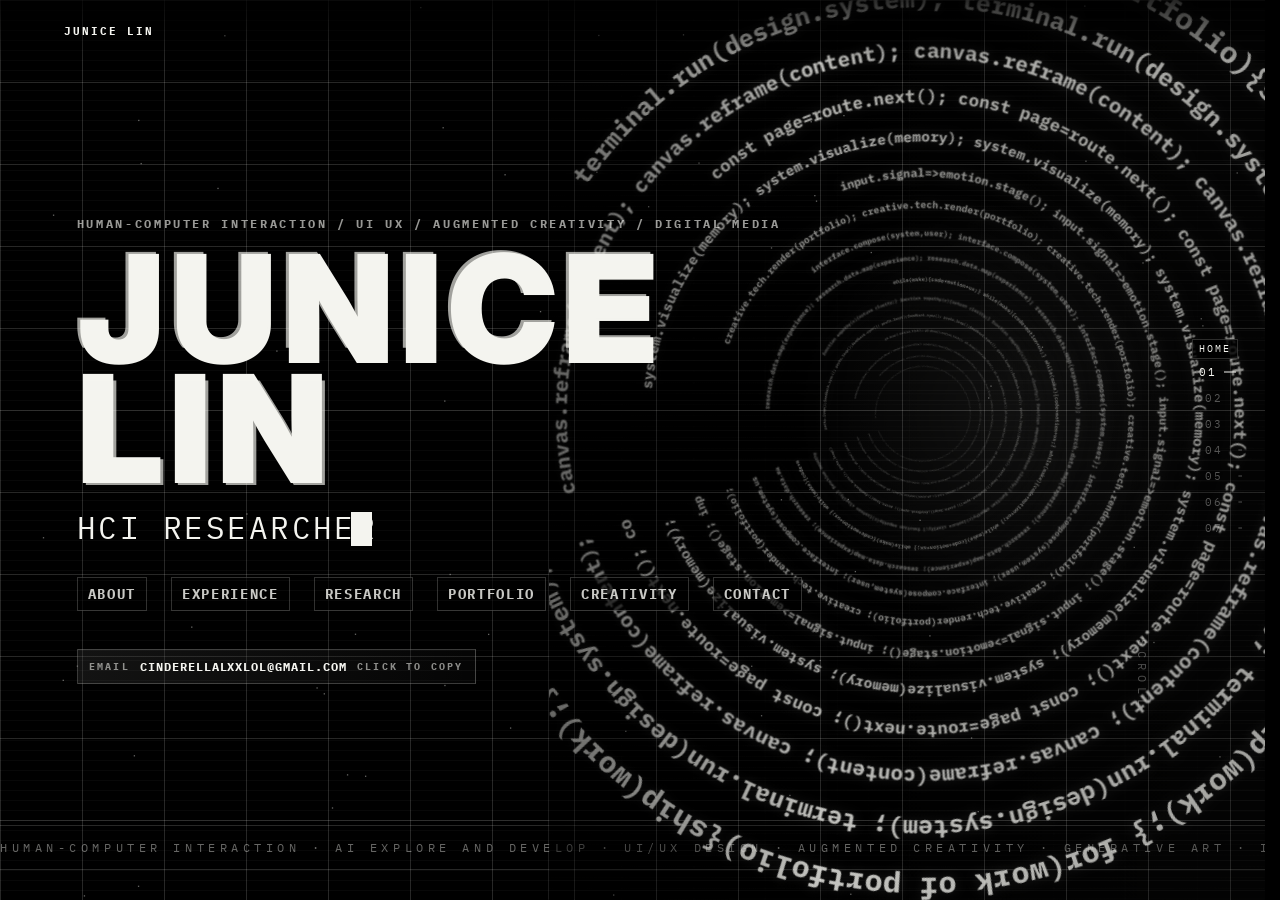
<file: personal-website 2/index.html>
<!doctype html>
<html lang="en">
  <head>
    <meta charset="UTF-8" />
    <meta name="viewport" content="width=device-width, initial-scale=1.0" />
    <title>Junice Lin · Personal Portfolio</title>
    <meta
      name="description"
      content="Junice Lin's black-and-white interactive portfolio for HCI, UI/UX, creative coding, research, visual projects, and web experiments."
    />
    <link rel="preconnect" href="https://fonts.googleapis.com" />
    <link rel="preconnect" href="https://fonts.gstatic.com" crossorigin />
    <link
      href="https://fonts.googleapis.com/css2?family=Inter:wght@400;500;600;700;800;900&family=IBM+Plex+Mono:wght@400;500;600;700&display=swap"
      rel="stylesheet"
    />
    <link rel="stylesheet" href="styles.css?v=20261125-github" />
    <link rel="stylesheet" href="path-project.css?v=20261116" />
    <link rel="stylesheet" href="vibe-editor.css?v=20261116-editor" />
  </head>
  <body class="is-home">
    <canvas id="ambient-canvas" aria-hidden="true"></canvas>
    <div class="scanline" aria-hidden="true"></div>
    <div class="page-transition" aria-hidden="true">
      <div class="transition-light"></div>
      <div class="transition-aperture"></div>
      <div class="transition-rail">
        <span></span><span></span><span></span><span></span><span></span><span></span>
      </div>
      <div class="transition-meta">
        <span class="transition-kicker">Focus</span>
        <strong class="transition-title">Home</strong>
      </div>
    </div>

    <header class="site-header">
      <a class="brand" href="#home">JUNICE LIN</a>
      <nav aria-label="Main navigation">
        <a href="#about">About</a>
        <a href="#experience">Experience</a>
        <a href="#research">Research</a>
        <a href="#portfolio">Portfolio</a>
        <a href="#processing">Processing</a>
        <a href="#contact">Contact</a>
      </nav>
    </header>

    <aside class="deck-index" aria-label="Page progress">
      <span data-page-dot="home" data-label="Home">01</span>
      <span data-page-dot="about" data-label="About">02</span>
      <span data-page-dot="experience" data-label="Experience">03</span>
      <span data-page-dot="research" data-label="Research">04</span>
      <span data-page-dot="portfolio" data-label="Portfolio">05</span>
      <span data-page-dot="processing" data-label="Processing">06</span>
      <span data-page-dot="contact" data-label="Contact">07</span>
    </aside>

    <main>
      <section id="home" class="hero section">
        <div class="hero-inner">
          <p class="eyebrow">Human-Computer Interaction / UI UX / Augmented Creativity / Digital Media</p>
          <h1 class="glitch-title" data-text="JUNICE LIN">JUNICE LIN</h1>
          <p class="role-line">
            <span id="typewriter" aria-live="polite">HCI Researcher</span>
            <span class="caret" aria-hidden="true"></span>
          </p>
          <nav class="hero-actions hero-nav" aria-label="Homepage section navigation">
            <a href="#about">About</a>
            <a href="#experience">Experience</a>
            <a href="#research">Research</a>
            <a href="#portfolio">Portfolio</a>
            <a href="#processing">Creativity</a>
            <a href="#contact">Contact</a>
          </nav>
          <a class="hero-email" href="mailto:Cinderellalxxlol@gmail.com" data-email="Cinderellalxxlol@gmail.com">
            <span>Email</span>
            <strong>Cinderellalxxlol@gmail.com</strong>
            <em>Click to copy</em>
          </a>
        </div>
        <aside class="hero-orbit" aria-hidden="true">
          <div class="orbit-surface">
            <div class="orbit-rings" aria-hidden="true"></div>
          </div>
        </aside>
        <div class="scroll-mark" aria-hidden="true">Scroll</div>
        <div class="ticker" aria-hidden="true">
          <span>HUMAN-COMPUTER INTERACTION · AI EXPLORE AND DEVELOP · UI/UX DESIGN · AUGMENTED CREATIVITY · GENERATIVE ART · INTERACTION DESIGN · VISUAL SYSTEMS · </span>
          <span>HUMAN-COMPUTER INTERACTION · AI EXPLORE AND DEVELOP · UI/UX DESIGN · AUGMENTED CREATIVITY · GENERATIVE ART · INTERACTION DESIGN · VISUAL SYSTEMS · </span>
        </div>
      </section>

      <section id="about" class="section about-section">
        <div class="section-heading">
          <p class="eyebrow">About / Resume</p>
          <h2 class="about-title">
            <span>HCI researcher, Developer,</span>
            <span>UI/UX designer, Interaction designer,</span>
            <span>Generative artist.</span>
          </h2>
        </div>
        <div class="about-grid">
          <article class="bio-block reveal">
            <h3>Profile</h3>
            <p>
              I am Yihong (Junice) Lin, an interdisciplinary undergraduate studying Computation
              and Design (Digital Media) through  Duke University and Duke Kunshan University 
              dual-degree program. My research direction is Human-Computer Interaction, with a 
              focus on user experience design and the creative application of AI. I am interested 
              in both functional implementation and user experience, with a core emphasis on exploring 
              human-centered design. My work connects HCI research, UI/UX design, web development,
              creative coding, and digital media.
            </p>
          </article>
          <figure class="profile-photo reveal" tabindex="0" role="button" aria-label="Release falling stars from Junice's portrait">
            <img loading="lazy" fetchpriority="low" decoding="async" src="assets/portfolio/junice-profile.webp" alt="Portrait of Yihong Junice Lin">
            <span class="profile-photo-hint" aria-hidden="true">TRY CLICK <span>↗</span></span>
            <figcaption>Yihong / Junice Lin</figcaption>
          </figure>
          <article class="skill-matrix reveal">
            <h3>Skills + Tools</h3>
            <ul>
              <li>Python</li>
              <li>Java</li>
              <li>R</li>
              <li>Processing</li>
              <li>Arduino</li>
              <li>Figma</li>
              <li>Touch Designer</li>
              <li>Adobe Illustrator</li>
              <li>Blender</li>
              <li>Video Editing</li>
              <li>Social Media Marketing</li>
            </ul>
          </article>
          <article class="education-block reveal">
            <span>Education</span>
            <h3>Duke University + Duke Kunshan University</h3>
            <p>
              B.A. in Interdisciplinary Studies, 
            </p>
             <p>
              Computation and Design / Digital Media.
            </p>           
          </article>
          <article class="education-block reveal">
            <span>Language</span>
            <h3>Fluent in English and Mandarin</h3>
            <p>Cambridge Linguaskill 180+, C1 and above. 
            </p>
          </article>
        </div>
      </section>

      <section id="experience" class="section dark-section">
        <div class="section-heading">
          <p class="eyebrow">Experience</p>
          <h2>Internships, product work, and community leadership.</h2>
        </div>
        <div class="timeline">
          <article class="timeline-row reveal">
            <span>01 / Jul-Sep 2026<br />Shanghai, China</span>
            <h3>Warner Bros. Discovery<br />Data Visualization and Presentation Intern</h3>
            <p>Processed and visualized project data to create presentation-ready charts for stakeholders. Built lightweight AI-assisted automation for repetitive data-processing tasks and synthesized project findings into data-driven presentations and reports.</p>
          </article>
          <article class="timeline-row reveal">
            <span>02 / May-Aug 2025<br />Shanghai, China</span>
            <h3>Schneider Electric (China)<br />Marketing Communications Intern</h3>
            <p>Designed web layouts and digital assets with the marketing team, applying brand guidelines and usability and accessibility principles. Used user feedback and engagement metrics to refine page layouts and visual assets across web platforms.</p>
          </article>
          <article class="timeline-row reveal">
            <span>03 / Jul-Aug 2025<br />Remote</span>
            <h3>Sketch3D.AI<br />Web Front-End Development Intern</h3>
            <p>Designed and implemented five core product web pages, delivering user-facing product interfaces. Created social media promotions and conducted outreach to prospective users to support product awareness and user acquisition.</p>
          </article>
          <article class="timeline-row reveal">
            <span>04 / Mar-Jun 2025<br />Remote</span>
            <h3>Duka AI<br />Web Designer</h3>
            <p>Designed a web interface in Figma for an AI learning and writing tool, then implemented the design using VS Code to deliver a functional web page.</p>
          </article>
        </div>
        <p class="eyebrow experience-subheading">Leadership &amp; Community Engagement</p>
        <div class="leadership-strip">
          <article class="leadership-card reveal">
            <span>Peer Mentor Program / Aug 2026-Apr 2027 / Kunshan, China</span>
            <h3>Peer Mentor</h3>
            <p>
              Mentored 13 students for academic success and organized three peer mentoring
              events, each reaching 40-100 participants, to support student engagement and
              community building.
            </p>
          </article>
          <article class="leadership-card reveal">
            <span>Street Dance Club / May 2024-May 2026 / Kunshan, China</span>
            <h3>Publicity Officer and Dance Captain</h3>
            <p>
              Organized and led the Annual Dance Festival for an audience of 300-400 people.
              Created posters and promotional and recap videos, and managed publicity across
              Instagram, Douyin, Xiaohongshu, WeChat Channels, and the WeChat Official Account.
            </p>
          </article>
          <article class="leadership-card reveal">
            <span>Human-Computer Interaction Reading Club / Sep 2024-Present / Kunshan, China</span>
            <h3>Active Member</h3>
            <p>
              Over two years, organized or participated in 15 HCI research discussions and led
              readings of four papers, including exchanges on text-to-image AI. Applied insights
              from the group to research development, including EmotiStage.
            </p>
          </article>
        </div>
      </section>

      <section id="research" class="section paper-section">
        <div class="section-heading">
          <p class="eyebrow">Research</p>
          <h2>Research in HCI</h2>
        </div>
        <div class="research-grid research-grid-two">
          <article class="paper-card paper-card-featured reveal">
            <div class="paper-meta-line">
              <span>Published / ICMI 2026</span>
              <span>ACM · Napoli, Italy · October 5-9, 2026</span>
            </div>
            <h3>EmotiStage: Designing an Emotion-Driven Performance System with Multi-modal Generative AI to Support Emotional Awareness</h3>
            <p class="paper-authors">Ziying Wang*, Yihong Lin*, Xianglin Zhao, Yirui Huang, Ziya Zhou, Wei Xue, Wanling Cai, and Yucheng Jin</p>
            <p class="paper-coauthor-note">*Equal contribution; co-first authors.</p>
            <p class="paper-role">Student Researcher · Duke Kunshan University</p>
            <p class="paper-affiliation">Hybrid Interactive Intelligence Lab · Mar-Sep 2025</p>
            <p>
              Published in the Proceedings of the International Conference on Multimodal Interaction
              (ICMI 2026). EmotiStage supports emotional articulation and reflection through a
              creator-to-spectator theatrical performance workflow.
            </p>
            <ul class="paper-detail-list">
              <li>
                Connected GPT-4o-guided narratives, LeVo music generation, DALL-E 3 backdrops,
                and emotion-avatar performances in one multimodal experience.
              </li>
              <li>
                Conducted a mixed-methods study with 13 participants using pre/post measures,
                emotion-word free listing, semi-structured interviews, and thematic analysis.
              </li>
              <li>
                Found gains in emotional awareness and clarity (d = 1.53) and emotional granularity
                (d = 2.90), both p &lt; .001; SUS was 81.35/100 and PETS was 78.37/100.
              </li>
            </ul>
            <div class="paper-actions">
              <a class="paper-link paper-link-primary" href="https://doi.org/10.1145/3776574.3831173" target="_blank" rel="noreferrer">View DOI</a>
              <a class="paper-link" href="assets/portfolio/emotistage-icmi26.pdf" target="_blank" rel="noreferrer">Open Paper</a>
            </div>
          </article>
          <article class="paper-card paper-card-wide reveal">
            <span>Sep 2025-Nov 2025</span>
            <h3>Duke University HCI Research</h3>
            <p class="paper-role">Student Researcher</p>
            <p>
              Choice Authenticity and Player Agency in Historical Narrative Games.
              Mixed-methods research on how Chinese young players evaluate historical authenticity,
              player agency, and narrative choice in Road to Empress.
            </p>
            <ul class="paper-detail-list">
              <li>Analyzed approximately 200 community reviews and semi-structured interviews with 6 participants.</li>
              <li>Studied how players negotiate historical fidelity, entertainment value, and meaningful agency.</li>
              <li>Identified cognitive authenticity, fake choices, and ethical friction as key themes in player interpretation.</li>
            </ul>
            <a class="paper-link" href="assets/portfolio/game-research.pdf" target="_blank" rel="noreferrer">Open PDF</a>
          </article>
        </div>
      </section>

      <section id="portfolio" class="section">
        <div class="section-heading">
          <p class="eyebrow">Portfolio</p>
          <h2>Work across screens, systems, and spaces.</h2>
        </div>
        <div class="portfolio-tabs" role="tablist" aria-label="Portfolio categories">
          <button class="portfolio-tab is-active" type="button" data-category="visual" role="tab" aria-controls="portfolio-visual-panel" data-label="Visual Projects" aria-selected="true"><span class="portfolio-tab-top"><span>01 / COLLECTION</span><span class="portfolio-tab-glyph" aria-hidden="true">✳</span></span><span class="portfolio-tab-title">Visual Projects</span><span class="portfolio-tab-bottom"><span>IMAGE · OBJECT · FILM</span><span aria-hidden="true">↗</span></span></button>
          <button class="portfolio-tab" type="button" data-category="uiux" role="tab" aria-controls="portfolio-uiux-panel" data-label="UI/UX Design" aria-selected="false"><span class="portfolio-tab-top"><span>02 / COLLECTION</span><span class="portfolio-tab-glyph" aria-hidden="true">◈</span></span><span class="portfolio-tab-title">UI/UX Design</span><span class="portfolio-tab-bottom"><span>SYSTEM · INTERACTION</span><span aria-hidden="true">↗</span></span></button>
          <button class="portfolio-tab" type="button" data-category="vibe" role="tab" aria-controls="portfolio-vibe-panel" data-label="Vibe Coding Web" aria-selected="false"><span class="portfolio-tab-top"><span>03 / COLLECTION</span><span class="portfolio-tab-glyph" aria-hidden="true">⌘</span></span><span class="portfolio-tab-title">Vibe Coding Web</span><span class="portfolio-tab-bottom"><span>CODE · EXPERIENCE</span><span aria-hidden="true">↗</span></span></button>
        </div>
        <div class="portfolio-panels">
          <section class="portfolio-panel" data-category-panel="uiux" id="portfolio-uiux-panel" role="tabpanel">
            <article class="project-card project-card-game reveal">
              <div class="work-board game-cover-board">
                <img loading="lazy" fetchpriority="low" decoding="async" class="game-cover-bg" src="assets/portfolio/dream-team.webp" alt="" aria-hidden="true" />
                <img loading="lazy" fetchpriority="low" decoding="async" class="game-cover-main" src="assets/portfolio/dream-team.webp" alt="Complete Dream Convergence multiplayer team formation interface" />
              </div>
              <span>01 / Game Interaction Design</span>
              <h3>Dream Convergence</h3>
              <p>A dream-infiltration pre-battle flow that turns teaming, world selection, matching, and persona setup into one continuous narrative.</p>
              <div class="project-card-actions">
                <a class="figma-link" href="dream-convergence.html">View case study</a>
                <a class="figma-link" href="https://www.figma.com/design/XX2dD1py7MX0uiZtKedmc8/%E6%9E%97%E5%A5%95%E5%AE%8F-%E5%85%89%E5%AD%90%E6%B8%B8%E6%88%8F%E4%BA%A4%E4%BA%92%E6%B5%8B%E8%AF%95%E9%A2%98?node-id=0-1&t=XOlnlAvN1P5twLcj-1" target="_blank" rel="noreferrer">Figma</a>
              </div>
            </article>
            <article class="project-card project-card-game project-card-mars reveal">
              <div class="work-board game-cover-board mars-cover-board">
                <img loading="lazy" fetchpriority="low" decoding="async" class="mars-tile mars-tile-large" src="assets/portfolio/mars-overview.webp" alt="Mars Colony city overview interface" />
                <img loading="lazy" fetchpriority="low" decoding="async" class="mars-tile" src="assets/portfolio/mars-management.webp" alt="Mars Colony management dashboard" />
                <img loading="lazy" fetchpriority="low" decoding="async" class="mars-tile" src="assets/portfolio/mars-build.webp" alt="Mars Colony building flow interface" />
                <img loading="lazy" fetchpriority="low" decoding="async" class="mars-tile" src="assets/portfolio/mars-character.webp" alt="Mars Colony character management interface" />
              </div>
              <span>02 / Simulation Game UI/UX</span>
              <h3>Mars Colony</h3>
              <p>A Mars settlement management concept where construction, resources, companionship, and emotional ecology shape long-term play.</p>
              <div class="project-card-actions">
                <a class="figma-link" href="mars-colony.html">View case study</a>
                <a class="figma-link" href="https://www.figma.com/design/t0SvxwO3AaVzpE6rInUGWn/Untitled?node-id=140-3" target="_blank" rel="noreferrer">Figma</a>
              </div>
            </article>
            <article
              class="project-card reveal"
            >
              <div class="work-board doka-cover-board">
                <img loading="lazy" fetchpriority="low" decoding="async" class="doka-shot doka-shot-main" src="assets/portfolio/doka-learning.webp" alt="Doka AI learning chat workspace" />
              </div>
              <span>03 / AI Learning + Writing</span>
              <h3>Doka AI Learning + Writing Assistant</h3>
              <p>An AI chat interface for learning and academic writing, connecting conversations, file history, reference search, and outline generation.</p>
              <div class="project-card-actions">
                <a class="figma-link" href="doka-ai.html">View case study</a>
                <a class="figma-link" href="https://www.figma.com/design/VdfEo9XPVJdnZQ3QLS8lNU/Customizable-AI-Chat-Interface-UI-Design-for-Mobile-and-Web-Applications---Free-Download--Community-?node-id=3-2&p=f&t=jCurblaVIuo7Us1K-0" target="_blank" rel="noreferrer">Figma</a>
              </div>
            </article>
          </section>
          <section class="portfolio-panel is-active" data-category-panel="visual" id="portfolio-visual-panel" role="tabpanel">
            <div class="portfolio-gallery">
              <article class="media-card visual-project-card visual-info-card reveal">
                <div class="visual-window-bar"><button class="visual-window-control visual-close" type="button" aria-label="Release alert marks"></button><button class="visual-window-control visual-minimize" type="button" aria-label="Minimize card"></button><button class="visual-window-control visual-expand" type="button" aria-label="Open PDF"></button><strong>Heterotopia.ai Info</strong></div>
                <div class="visual-info-body">
                  <div class="visual-file-summary">
                    <span class="visual-file-mark">Ai</span>
                    <div>
                      <strong>Heterotopia.ai</strong>
                      <small>Modified: September 15, 2025, 11:47</small>
                    </div>
                  </div>
                  <button class="visual-panel-label" type="button" data-visual-toggle="general" aria-expanded="true">General</button>
                  <div class="visual-info-topline">
                    <span>Visual Project</span>
                    <a href="assets/portfolio/visual-projects/heterotopia.pdf" target="_blank" rel="noreferrer">Open PDF</a>
                  </div>
                  <dl class="visual-meta">
                    <div><dt>Kind</dt><dd>Photography + Adobe Illustrator</dd></div>
                    <div><dt>Created Time</dt><dd>September 15, 2025 at 10:40</dd></div>
                    <div><dt>Location</dt><dd>Durham Ninth Street, Durham, NC</dd></div>
                  </dl>
                  <div class="visual-card-utility visual-card-utility-empty" aria-hidden="true"></div>
                  <button class="visual-panel-label visual-preview-label" type="button" data-visual-toggle="preview" aria-expanded="true">Preview</button>
                  <div class="visual-info-preview">
                    <img loading="lazy" fetchpriority="low" decoding="async" src="assets/portfolio/visual-projects/heterotopia-preview.webp" alt="Heterotopia photography and Adobe Illustrator visual artwork" />
                  </div>
                  <button class="visual-panel-label visual-comments-label" type="button" data-visual-toggle="comments" aria-expanded="true">Comments</button>
                  <p>A small shop on Durham Ninth Street becomes a private theater of multiplied use: restroom, resting room, reading corner, storage space, and inward shelter. The work treats this modest room as a heterotopia, a place where daily utility and mental escape overlap, letting handwritten notes, books, objects, and photographed fragments open into a quiet architecture of inner life.</p>
                </div>
              </article>
              <article class="media-card visual-project-card visual-info-card reveal">
                <div class="visual-window-bar"><button class="visual-window-control visual-close" type="button" aria-label="Release alert marks"></button><button class="visual-window-control visual-minimize" type="button" aria-label="Minimize card"></button><button class="visual-window-control visual-expand" type="button" aria-label="Open PDF"></button><strong>Disassembling.ai Info</strong></div>
                <div class="visual-info-body">
                  <div class="visual-file-summary">
                    <span class="visual-file-mark">Ai</span>
                    <div>
                      <strong>Disassembling.ai</strong>
                      <small>Modified: September 9, 2025, 13:50</small>
                    </div>
                  </div>
                  <button class="visual-panel-label" type="button" data-visual-toggle="general" aria-expanded="true">General</button>
                  <div class="visual-info-topline">
                    <span>Visual Project</span>
                    <a href="assets/portfolio/visual-projects/disassembling.pdf" target="_blank" rel="noreferrer">Open PDF</a>
                  </div>
                  <dl class="visual-meta">
                    <div><dt>Kind</dt><dd>Scan + Adobe Illustrator</dd></div>
                    <div><dt>Created Time</dt><dd>September 9, 2025 at 13:50</dd></div>
                    <div><dt>Location</dt><dd>Durham, NC, United States</dd></div>
                  </dl>
                  <div class="visual-card-utility visual-card-utility-empty" aria-hidden="true"></div>
                  <button class="visual-panel-label visual-preview-label" type="button" data-visual-toggle="preview" aria-expanded="true">Preview</button>
                  <div class="visual-info-preview">
                    <img loading="lazy" fetchpriority="low" decoding="async" src="assets/portfolio/visual-projects/disassembling-preview.webp" alt="Disassembling scanned Polaroid artwork" />
                  </div>
                  <button class="visual-panel-label visual-comments-label" type="button" data-visual-toggle="comments" aria-expanded="true">Comments</button>
                  <p>A Polaroid is taken apart until the image stops behaving like a flat memory and becomes material evidence. By scanning, cutting, and recomposing its paper, plastic, film, residue, and frame, the work turns instant photography into an autopsy of permanence, asking whether memory survives because it is preserved, or because it can be broken and still recognized.</p>
                </div>
              </article>
              <article class="media-card visual-project-card visual-info-card reveal">
                <div class="visual-window-bar"><button class="visual-window-control visual-close" type="button" aria-label="Release alert marks"></button><button class="visual-window-control visual-minimize" type="button" aria-label="Minimize card"></button><button class="visual-window-control visual-expand" type="button" aria-label="Open PDF"></button><strong>Stories-Seldom-Told.ai Info</strong></div>
                <div class="visual-info-body">
                  <div class="visual-file-summary">
                    <span class="visual-file-mark">Ai</span>
                    <div>
                      <strong>Stories-Seldom-Told.ai</strong>
                      <small>Modified: December 2, 2025, 14:28</small>
                    </div>
                  </div>
                  <button class="visual-panel-label" type="button" data-visual-toggle="general" aria-expanded="true">General</button>
                  <div class="visual-info-topline">
                    <span>Visual Project</span>
                    <a href="assets/portfolio/visual-projects/stories-seldom-told.pdf" target="_blank" rel="noreferrer">Open PDF</a>
                  </div>
                  <dl class="visual-meta">
                    <div><dt>Kind</dt><dd>Scan + Adobe Illustrator</dd></div>
                    <div><dt>Created Time</dt><dd>December 2, 2025 at 14:14</dd></div>
                    <div><dt>Location</dt><dd>Durham, NC, United States</dd></div>
                  </dl>
                  <div class="visual-card-utility visual-audio-row">
                    <button class="visual-audio-button" type="button" data-audio-toggle="stories-seldom-told-audio" aria-pressed="false">Play Memory Audio</button>
                    <span>Audio layer from the multi-modal exhibition</span>
                    <audio id="stories-seldom-told-audio" preload="none" src="assets/portfolio/visual-projects/audio/stories-seldom-told.m4a"></audio>
                  </div>
                  <button class="visual-panel-label visual-preview-label" type="button" data-visual-toggle="preview" aria-expanded="true">Preview</button>
                  <div class="visual-info-preview">
                    <img loading="lazy" fetchpriority="low" decoding="async" src="assets/portfolio/visual-projects/stories-seldom-told-preview.webp" alt="Stories Seldom Told fractured paper poster" />
                  </div>
                  <button class="visual-panel-label visual-comments-label" type="button" data-visual-toggle="comments" aria-expanded="true">Comments</button>
                  <p>Memory is folded, erased, damaged, and concealed, yet it resists disappearance. This work asks whether distortion can truly be achieved when the original feeling keeps returning through the cracks. Paper becomes a fragile archive: every crease, erasure, and torn surface records the effort to forget, while the image insists that what breaks in memory may still remain whole.</p>
                </div>
              </article>
              <article class="media-card visual-project-card visual-info-card stories-exhibition-card reveal">
                <div class="visual-window-bar"><button class="visual-window-control visual-close" type="button" aria-label="Release alert marks"></button><button class="visual-window-control visual-minimize" type="button" aria-label="Minimize card"></button><button class="visual-window-control visual-expand" type="button" aria-label="Open gallery"></button><strong>Stories-Seldom-Told.exhibition Info</strong></div>
                <div class="visual-info-body">
                  <div class="visual-file-summary">
                    <span class="visual-file-mark stories-exhibition-file-mark">Ex</span>
                    <div><strong>Stories Seldom Told</strong><small>Multimedia exhibition · 2025/12/4</small></div>
                  </div>
                  <button class="visual-panel-label" type="button" data-visual-toggle="general" aria-expanded="true">General</button>
                  <div class="visual-info-topline">
                    <span>Exhibition documentation</span>
                    <a href="stories-seldom-told.html">Open Gallery</a>
                  </div>
                  <dl class="visual-meta stories-exhibition-meta">
                    <div><dt>Kind</dt><dd>Multimedia exhibition · Posters, paper works, audio, and film</dd></div>
                    <div><dt>Created Time</dt><dd>2025/12/4</dd></div>
                    <div><dt>Location</dt><dd>Durham, NC, United States</dd></div>
                  </dl>
                  <button class="visual-panel-label visual-preview-label" type="button" data-visual-toggle="preview" aria-expanded="true">Preview</button>
                  <div class="visual-info-preview stories-exhibition-preview">
                    <div class="stories-preview-grid" aria-label="Stories Seldom Told exhibition preview">
                      <figure class="stories-preview-poster"><img loading="lazy" decoding="async" src="assets/portfolio/visual-projects/stories-poster-01-display.webp" alt="First exhibition poster with a sequence of remembered portraits" /><figcaption>Poster 01</figcaption></figure>
                      <figure><img loading="lazy" decoding="async" src="assets/portfolio/visual-projects/stories-exhibition-overview.webp" alt="Physical paper works shown together" /><figcaption>Physical works</figcaption></figure>
                      <figure><img loading="lazy" decoding="async" src="assets/portfolio/visual-projects/stories-exhibition-video-poster.webp" alt="Frame from the exhibition film showing writing on paper" /><figcaption>Film</figcaption></figure>
                      <figure class="stories-preview-pair"><div class="stories-preview-pair-images"><img loading="lazy" decoding="async" src="assets/portfolio/visual-projects/stories-exhibition-erasure.webp" alt="Scanned view of the damaged handwritten paper" /><img loading="lazy" decoding="async" src="assets/portfolio/visual-projects/stories-exhibition-paper.webp" alt="Photographed view of the same damaged handwritten paper" /></div><figcaption>Destruction study · scan + photograph</figcaption></figure>
                      <figure><img loading="lazy" decoding="async" src="assets/portfolio/visual-projects/gallery/installation-angle.webp" alt="Angled documentation of the physical paper exhibition" /><figcaption>Installation</figcaption></figure>
                      <figure><img loading="lazy" decoding="async" src="assets/portfolio/visual-projects/gallery/destruction-photo-03.webp" alt="Damaged handwritten page with missing passages" /><figcaption>Paper detail</figcaption></figure>
                    </div>
                  </div>
                  <button class="visual-panel-label visual-comments-label" type="button" data-visual-toggle="comments" aria-expanded="true">Comments</button>
                  <p>Stories Seldom Told is a multimedia exhibition about the limits of control over memory. Two posters, a sequence of handwritten paper works, a film, and a sound piece follow one remembered moment through folding, tearing, obscuring, and attempted erasure. The physical pages change, but the experience they carry does not disappear; the damage can make the memory more vivid. The audio extends this idea through my cover of Daniel Caesar’s “Best Part,” recorded repeatedly from one phone to another until the voice becomes quieter beneath accumulating noise. The gallery presents the complete works, their photographed and scanned states, and the time-based media together.</p>
                </div>
              </article>
              <article class="media-card visual-project-card visual-info-card visual-info-card-large reveal">
                <div class="visual-window-bar"><button class="visual-window-control visual-close" type="button" aria-label="Release alert marks"></button><button class="visual-window-control visual-minimize" type="button" aria-label="Minimize card"></button><button class="visual-window-control visual-expand" type="button" aria-label="Open gallery"></button><strong>Trap Net · Blender</strong></div>
                <div class="visual-info-body">
                  <div class="visual-file-summary">
                    <span class="visual-file-mark visual-file-mark-blender">B</span>
                    <div>
                      <strong>Trap Net</strong>
                      <small>Modified: October 7, 2025</small>
                    </div>
                  </div>
                  <button class="visual-panel-label" type="button" data-visual-toggle="general" aria-expanded="true">General</button>
                  <div class="visual-info-topline">
                    <span>Visual Project</span>
                    <a href="trap-net.html">Open Gallery</a>
                  </div>
                  <dl class="visual-meta">
                    <div><dt>Kind</dt><dd>Installation + Blender</dd></div>
                    <div><dt>Created Time</dt><dd>October 7, 2025</dd></div>
                    <div><dt>Location</dt><dd>Durham, NC, United States</dd></div>
                  </dl>
                  <button class="visual-panel-label visual-preview-label" type="button" data-visual-toggle="preview" aria-expanded="true">Preview</button>
                  <div class="visual-info-preview visual-installation-preview">
                    <img loading="lazy" fetchpriority="low" decoding="async" class="visual-single-preview" src="assets/portfolio/installation-connector/trap-net-preview-collage.webp" alt="Trap Net installation overview collage" />
                  </div>
                  <button class="visual-panel-label visual-comments-label" type="button" data-visual-toggle="comments" aria-expanded="true">Comments</button>
                  <p>Connector is an installation and wearable accessory system designed in Blender around the idea of a net trap. The work maps invisible traps in everyday life: social pressure, digital information, desire, fear, and repeated patterns of judgment. Worn on the body, the accessory becomes both ornament and warning, suggesting how people can be caught by systems they cannot immediately see, gradually losing direction inside a web of influence.</p>
                </div>
              </article>
              <article class="media-card visual-project-card visual-info-card visual-info-card-large reveal">
                <div class="visual-window-bar"><button class="visual-window-control visual-close" type="button" aria-label="Release alert marks"></button><button class="visual-window-control visual-minimize" type="button" aria-label="Minimize card"></button><button class="visual-window-control visual-expand" type="button" aria-label="Open video"></button><strong>Memory-And-Tide.toe Info</strong></div>
                <div class="visual-info-body">
                  <div class="visual-file-summary">
                    <span class="visual-file-mark visual-file-mark-touch">TD</span>
                    <div>
                      <strong>Memory-And-Tide.toe</strong>
                      <small>Modified: November 14, 2025</small>
                    </div>
                  </div>
                  <button class="visual-panel-label" type="button" data-visual-toggle="general" aria-expanded="true">General</button>
                  <div class="visual-info-topline">
                    <span>Visual Project</span>
                    <a href="assets/portfolio/touchdesigner/touchdesigner-web.lite.mp4" target="_blank" rel="noreferrer">Open Video</a>
                  </div>
                  <dl class="visual-meta">
                    <div><dt>Kind</dt><dd>TouchDesigner</dd></div>
                    <div><dt>Created Time</dt><dd>November 14, 2025</dd></div>
                    <div><dt>Location</dt><dd>Durham, NC, United States</dd></div>
                  </dl>
                  <button class="visual-panel-label visual-preview-label" type="button" data-visual-toggle="preview" aria-expanded="true">Preview</button>
                  <div class="visual-info-preview visual-video-preview">
                    <video controls preload="none" poster="assets/portfolio/touchdesigner/touchdesigner-poster.webp">
                      <source src="assets/portfolio/touchdesigner/touchdesigner-web.lite.mp4" type="video/mp4" />
                    </video>
                  </div>
                  <button class="visual-panel-label visual-comments-label" type="button" data-visual-toggle="comments" aria-expanded="true">Comments</button>
                  <p>A TouchDesigner memory study that treats recollection as a live visual field. The piece uses procedural motion, shifting texture, and temporal distortion to make memory feel unstable: something sensed, delayed, fragmented, and continuously rewritten through the screen.</p>
                </div>
              </article>
              <article class="media-card visual-project-card visual-info-card visual-info-card-large reveal">
                <div class="visual-window-bar"><button class="visual-window-control visual-close" type="button" aria-label="Release alert marks"></button><button class="visual-window-control visual-minimize" type="button" aria-label="Minimize card"></button><button class="visual-window-control visual-expand" type="button" aria-label="Restore card"></button><strong>Emotion-Avatar.fig Info</strong></div>
                <div class="visual-info-body">
                  <div class="visual-file-summary">
                    <span class="visual-file-mark visual-file-mark-figma">Fig</span>
                    <div>
                      <strong>Emotion-Avatar.fig</strong>
                      <small>Modified: 2025</small>
                    </div>
                  </div>
                  <button class="visual-panel-label" type="button" data-visual-toggle="general" aria-expanded="true">General</button>
                  <div class="visual-info-topline">
                    <span>Visual Project</span>
                  </div>
                  <dl class="visual-meta">
                    <div><dt>Kind</dt><dd>Figma Design File</dd></div>
                    <div><dt>Created Time</dt><dd>2025</dd></div>
                    <div><dt>Location</dt><dd>Shanghai, China</dd></div>
                  </dl>
                  <button class="visual-panel-label visual-preview-label" type="button" data-visual-toggle="preview" aria-expanded="true">Preview</button>
                  <div class="visual-info-preview visual-avatar-preview">
                    <div class="visual-preview-collage avatar-preview-collage" aria-label="Emotion Avatar preview collection">
                      <img loading="lazy" fetchpriority="low" decoding="async" class="preview-main" src="assets/portfolio/avatar-main.webp" alt="Emotion Avatar generated character set" />
                      <img loading="lazy" fetchpriority="low" decoding="async" src="assets/portfolio/avatar-joy.webp" alt="Joy avatar" />
                      <img loading="lazy" fetchpriority="low" decoding="async" src="assets/portfolio/avatar-sad.webp" alt="Sad avatar" />
                      <img loading="lazy" fetchpriority="low" decoding="async" src="assets/portfolio/avatar-anger.webp" alt="Anger avatar" />
                      <img loading="lazy" fetchpriority="low" decoding="async" src="assets/portfolio/avatar-fear.webp" alt="Fear avatar" />
                      <img loading="lazy" fetchpriority="low" decoding="async" src="assets/portfolio/avatar-surprise.webp" alt="Surprise avatar" />
                      <img loading="lazy" fetchpriority="low" decoding="async" src="assets/portfolio/avatar-disgust.webp" alt="Disgust avatar" />
                    </div>
                  </div>
                  <button class="visual-panel-label visual-comments-label" type="button" data-visual-toggle="comments" aria-expanded="true">Comments</button>
                  <p>A character system built around emotional archetypes, translating joy, sadness, anger, fear, surprise, and disgust into a shared visual language. The series treats emotion as a cast of presences rather than isolated expressions, using generative image-making as a way to stage inner states as characters.</p>
                </div>
              </article>
              <article class="media-card visual-project-card visual-info-card visual-info-card-large reveal">
                <div class="visual-window-bar"><button class="visual-window-control visual-close" type="button" aria-label="Release alert marks"></button><button class="visual-window-control visual-minimize" type="button" aria-label="Minimize card"></button><button class="visual-window-control visual-expand" type="button" aria-label="Open gallery"></button><strong>Project-Illustration.fig Info</strong></div>
                <div class="visual-info-body">
                  <div class="visual-file-summary">
                    <span class="visual-file-mark visual-file-mark-figma">Fig</span>
                    <div>
                      <strong>Project-Illustration.fig</strong>
                      <small>Modified: 2025</small>
                    </div>
                  </div>
                  <button class="visual-panel-label" type="button" data-visual-toggle="general" aria-expanded="true">General</button>
                  <div class="visual-info-topline">
                    <span>Visual Project</span>
                    <a href="project-illustration.html">Open Gallery</a>
                  </div>
                  <dl class="visual-meta">
                    <div><dt>Kind</dt><dd>Figma Design File</dd></div>
                    <div><dt>Created Time</dt><dd>2025</dd></div>
                    <div><dt>Location</dt><dd>Shanghai, China</dd></div>
                  </dl>
                  <button class="visual-panel-label visual-preview-label" type="button" data-visual-toggle="preview" aria-expanded="true">Preview</button>
                  <div class="visual-info-preview visual-project-board-preview">
                    <div class="visual-preview-collage project-preview-collage" aria-label="Project Illustration preview collection">
                      <img loading="lazy" fetchpriority="low" decoding="async" class="preview-main" src="assets/portfolio/project-illustration/whole-1.webp" alt="Complete Project Illustration PDF board" />
                      <img loading="lazy" fetchpriority="low" decoding="async" src="assets/portfolio/inner-theater.webp" alt="InnerTheater project interface illustration" />
                      <img loading="lazy" fetchpriority="low" decoding="async" src="assets/portfolio/guided-emotional-inquiry.webp" alt="Guided Emotional Inquiry Module interface" />
                      <img loading="lazy" fetchpriority="low" decoding="async" src="assets/portfolio/music-module.webp" alt="Music Module interface" />
                    </div>
                  </div>
                  <button class="visual-panel-label visual-comments-label" type="button" data-visual-toggle="comments" aria-expanded="true">Comments</button>
                  <p>A curated interface illustration board for emotional performance, reflective inquiry, AI music generation, and staged interaction modules. The project translates research logic into a visual system, making abstract emotional processes readable through scenes, characters, controls, and modular interaction flows.</p>
                </div>
              </article>
            </div>
          </section>
          <section class="portfolio-panel" data-category-panel="vibe" id="portfolio-vibe-panel" role="tabpanel">
            <div class="vibe-showcase">
<article class="editor-window vibe-case reveal" id="persona-project">
      <div class="editor-titlebar"><span class="editor-mark" aria-hidden="true">&lt;/&gt;</span><span>PERSONA / A voice, under license — Junice Lin</span><span class="editor-controls" aria-hidden="true"><i></i><i></i><i></i></span></div>
      <div class="editor-tabs"><span class="editor-tab"><span class="editor-file-icon" aria-hidden="true">⌘</span>persona.html<span class="editor-tab-close" aria-hidden="true">×</span></span><span class="editor-tab-label">PROJECT PREVIEW</span></div>
      <div class="editor-workarea">
        <div class="editor-activity" aria-hidden="true"><span class="editor-activity-selected"><svg viewBox="0 0 24 24"><path d="M8 3h10v14H8zM5 7H3v14h10v-2" /></svg></span><span><svg viewBox="0 0 24 24"><circle cx="10" cy="10" r="6"/><path d="m15 15 6 6"/></svg></span><span><svg viewBox="0 0 24 24"><circle cx="6" cy="5" r="2"/><circle cx="6" cy="19" r="2"/><circle cx="18" cy="5" r="2"/><path d="M6 7v10M18 7v3c0 4-12 0-12 5"/></svg></span><span class="editor-activity-code">&lt;&gt;</span></div>
        <div class="editor-content"><div class="vibe-layout">
  <figure class="editor-preview">
    <a href="persona-project.html" aria-label="View PERSONA project"><img loading="lazy" decoding="async" src="assets/portfolio/persona/conversation.webp" width="1265" height="712" alt="PERSONA compares an original voice with a licensed Gentle persona in two aligned conversations" /></a>
    <figcaption>The same decision. A different voice. Company-defined limits.</figcaption>
  </figure>
  <div class="vibe-copy">
    <p class="eyebrow">Speculative Interaction / AI Alignment / 2026</p>
    <h3>PERSONA — Licensed Voice</h3>
    <p>A fictional personality subscription service. Compare seven-exchange conversations across family, friends, work, and study, then choose from five company-approved styles.</p>
    <p>I made PERSONA to ask who defines a “better” voice when self-expression becomes a product. Its policies and upgrade plans expose what the company controls behind each choice.</p>
    <dl>
      <div><dt>Role</dt><dd>Concept and interaction direction, iterative design, and AI-assisted implementation</dd></div>
      <div><dt>Build</dt><dd>HTML, CSS, JavaScript, authored dialogue, AI-assisted vibe coding</dd></div>
      <div><dt>Output</dt><dd>Dual-conversation exhibit, persona policy registry, and simulated subscription flow</dd></div>
    </dl>
    <div class="vibe-actions"><a href="persona-project.html">View Project</a><a href="https://persona-delta-blush.vercel.app/" target="_blank" rel="noopener noreferrer">Try Prototype</a></div>
  </div>
</div></div>
      </div>
      <div class="editor-status"><span><span aria-hidden="true">⑂</span> Portfolio / Vibe Coding</span><span>UTF-8 <span class="editor-status-format"> · HTML</span></span></div>
    </article>
<article class="editor-window vibe-case path-project-card reveal" id="path-project">
      <div class="editor-titlebar"><span class="editor-mark" aria-hidden="true">&lt;/&gt;</span><span>PATH / Human Decision — Junice Lin</span><span class="editor-controls" aria-hidden="true"><i></i><i></i><i></i></span></div>
      <div class="editor-tabs"><span class="editor-tab"><span class="editor-file-icon" aria-hidden="true">⌘</span>path.html<span class="editor-tab-close" aria-hidden="true">×</span></span><span class="editor-tab-label">PROJECT PREVIEW</span></div>
      <div class="editor-workarea">
        <div class="editor-activity" aria-hidden="true"><span class="editor-activity-selected"><svg viewBox="0 0 24 24"><path d="M8 3h10v14H8zM5 7H3v14h10v-2" /></svg></span><span><svg viewBox="0 0 24 24"><circle cx="10" cy="10" r="6"/><path d="m15 15 6 6"/></svg></span><span><svg viewBox="0 0 24 24"><circle cx="6" cy="5" r="2"/><circle cx="6" cy="19" r="2"/><circle cx="18" cy="5" r="2"/><path d="M6 7v10M18 7v3c0 4-12 0-12 5"/></svg></span><span class="editor-activity-code">&lt;&gt;</span></div>
        <div class="editor-content"><div class="vibe-layout">
  <figure class="editor-preview">
    <a href="path-project.html" aria-label="View PATH Human Decision project"><img loading="lazy" decoding="async" src="assets/portfolio/path/interest-review.webp" width="1265" height="712" alt="PATH interest review: a course moves to the top recommendation while permission remains locked" /></a>
    <figcaption>01 / Recommendation updated. Permission unchanged.</figcaption>
  </figure>
  <div class="vibe-copy">
    <p class="eyebrow">Speculative Interaction / 2026</p>
    <h3>PATH — Human Decision</h3>
    <p>A course-registration experience where past performance becomes a boundary around future possibilities. You can change your interests; the system keeps your permission locked.</p>
    <p>I made PATH to ask what happens when a helpful recommendation gains authority over a student's right to explore.</p>
    <dl>
      <div><dt>Role</dt><dd>Artifact design, interaction direction, reasoning, and physical fabrication</dd></div>
      <div><dt>Build</dt><dd>HTML, CSS, JavaScript, AI-assisted vibe coding</dd></div>
      <div><dt>Output</dt><dd>Interactive portal and institutional artifact set</dd></div>
    </dl>
    <div class="vibe-actions"><a href="path-project.html">View Project ↗</a><a href="https://human-decision-path.vercel.app/" target="_blank" rel="noopener noreferrer">Try Prototype ↗</a></div>
  </div>
</div></div>
      </div>
      <div class="editor-status"><span><span aria-hidden="true">⑂</span> Portfolio / Vibe Coding</span><span>UTF-8 <span class="editor-status-format"> · HTML</span></span></div>
    </article>
<article class="editor-window vibe-case reveal" id="emotion-diary-project">
      <div class="editor-titlebar"><span class="editor-mark" aria-hidden="true">&lt;/&gt;</span><span>Emotion Diary / Mood Calendar — Junice Lin</span><span class="editor-controls" aria-hidden="true"><i></i><i></i><i></i></span></div>
      <div class="editor-tabs"><span class="editor-tab"><span class="editor-file-icon" aria-hidden="true">⌘</span>emotion_diary.ipynb<span class="editor-tab-close" aria-hidden="true">×</span></span><span class="editor-tab-label">PROJECT PREVIEW</span></div>
      <div class="editor-workarea">
        <div class="editor-activity" aria-hidden="true"><span class="editor-activity-selected"><svg viewBox="0 0 24 24"><path d="M8 3h10v14H8zM5 7H3v14h10v-2" /></svg></span><span><svg viewBox="0 0 24 24"><circle cx="10" cy="10" r="6"/><path d="m15 15 6 6"/></svg></span><span><svg viewBox="0 0 24 24"><circle cx="6" cy="5" r="2"/><circle cx="6" cy="19" r="2"/><circle cx="18" cy="5" r="2"/><path d="M6 7v10M18 7v3c0 4-12 0-12 5"/></svg></span><span class="editor-activity-code">&lt;&gt;</span></div>
        <div class="editor-content"><div class="vibe-layout">
  <figure class="editor-preview">
    <a href="emotion-diary.html" aria-label="View Emotion Diary Mood Calendar project"><img loading="lazy" decoding="async" src="assets/portfolio/emotion-diary-screens/image1.webp" alt="Emotion Diary mood calendar with color-coded daily emotion blocks" /></a>
    <figcaption>02 / Daily records become a visual rhythm.</figcaption>
  </figure>
  <div class="vibe-copy">
    <p class="eyebrow">Reflective Interface / Python System</p>
    <h3>Emotion Diary Mood Calendar</h3>
    <p>A Flask-based emotion tracking system that records daily feelings and turns them into calendar blocks, daily analysis, weekly summaries, and monthly insights.</p>
    <p>The project connects structured emotion data with visual reflection and expressive avatar videos.</p>
    <dl>
      <div><dt>Role</dt><dd>Creative Coder / System Designer</dd></div>
      <div><dt>Build</dt><dd>Python, Flask, HTML/CSS, Google Colab</dd></div>
      <div><dt>Output</dt><dd>Mood calendar, analysis views, and avatar video prototype</dd></div>
    </dl>
    <div class="vibe-actions"><a href="emotion-diary.html">View Project ↗</a><a href="assets/portfolio/emotion-diary-colab.ipynb" download>Get Notebook ↓</a></div>
  </div>
</div></div>
      </div>
      <div class="editor-status"><span><span aria-hidden="true">⑂</span> Portfolio / Vibe Coding</span><span>UTF-8 <span class="editor-status-format"> · IPYNB</span></span></div>
    </article>
<article class="editor-window vibe-case reveal" id="kunshan-cultural-map-project">
      <div class="editor-titlebar"><span class="editor-mark" aria-hidden="true">&lt;/&gt;</span><span>Kunshan Cultural Interactive Map — Junice Lin</span><span class="editor-controls" aria-hidden="true"><i></i><i></i><i></i></span></div>
      <div class="editor-tabs"><span class="editor-tab"><span class="editor-file-icon" aria-hidden="true">⌘</span>kunshan_map.html<span class="editor-tab-close" aria-hidden="true">×</span></span><span class="editor-tab-label">PROJECT PREVIEW</span></div>
      <div class="editor-workarea">
        <div class="editor-activity" aria-hidden="true"><span class="editor-activity-selected"><svg viewBox="0 0 24 24"><path d="M8 3h10v14H8zM5 7H3v14h10v-2" /></svg></span><span><svg viewBox="0 0 24 24"><circle cx="10" cy="10" r="6"/><path d="m15 15 6 6"/></svg></span><span><svg viewBox="0 0 24 24"><circle cx="6" cy="5" r="2"/><circle cx="6" cy="19" r="2"/><circle cx="18" cy="5" r="2"/><path d="M6 7v10M18 7v3c0 4-12 0-12 5"/></svg></span><span class="editor-activity-code">&lt;&gt;</span></div>
        <div class="editor-content"><div class="vibe-layout">
  <figure class="editor-preview">
    <a href="kunshan-cultural-map.html" aria-label="View Kunshan Cultural Interactive Map project"><img loading="lazy" decoding="async" src="assets/portfolio/kunshan-map/map-route.webp" width="1600" height="1000" alt="Kunshan Cultural Interactive Map showing 82 bilingual cultural records and a road-based route comparison" /></a>
    <figcaption>03 / Cultural records become an inspectable map, network, and route.</figcaption>
  </figure>
  <div class="vibe-copy">
    <p class="eyebrow">Information Visualization / HCI / 2026</p>
    <h3>Kunshan Cultural Interactive Map</h3>
    <p>A bilingual cultural discovery system that connects 82 Kunshan records through map locations, documented relationships, visible sources, and three route-planning ideas.</p>
    <p>I led the data work, iteration, and UI/UX design, turning a simple map into an evidence-aware experience that shows what is known, approximate, or still unverified.</p>
    <dl>
      <div><dt>Role</dt><dd>Data curation, interaction iteration, UI/UX design, and paper development</dd></div>
      <div><dt>Build</dt><dd>HTML, CSS, JavaScript, Leaflet, OSRM, and AI-assisted vibe coding</dd></div>
      <div><dt>Output</dt><dd>Bilingual map, relationship network, source panels, and route comparison</dd></div>
    </dl>
    <div class="vibe-actions"><a href="kunshan-cultural-map.html">View Project ↗</a><a href="https://kunshan-cultural-interactive-map.vercel.app/" target="_blank" rel="noopener noreferrer">Try Prototype ↗</a></div>
  </div>
</div></div>
      </div>
      <div class="editor-status"><span><span aria-hidden="true">⑂</span> Portfolio / Vibe Coding</span><span>UTF-8 <span class="editor-status-format"> · HTML</span></span></div>
    </article>
            </div>
          </section>
        </div>
      </section>

      <section id="processing" class="section processing-section">
        <div class="section-heading processing-heading">
          <div>
            <p class="eyebrow">Creative Coding / Selected Works</p>
            <h2>Interaction Through Generative Form.</h2>
          </div>
          <p class="processing-intro">
            Five original Processing projects spanning data visualization, image transformation,
            expressive systems, generative portraiture, and game design.
          </p>
        </div>
        <div class="processing-archive">
          <p class="processing-interaction-note">
            <span>Every project is interactive.</span>
            Move, click, type, or use the on-screen controls to explore each work.
          </p>
          <div class="processing-project-grid">
            <article class="processing-project-card processing-project-card--lion reveal">
              <figure>
                <canvas class="processing-live-canvas" data-processing-demo="lion-car" data-csv="assets/processing/lion-car/data/cars.csv" tabindex="0" aria-label="Interactive Lion and Car data visualization. Hover to inspect a vehicle and click to change data pages."></canvas>
                <figcaption>Click to change data page. Hover the field to inspect the living data grid.</figcaption>
              </figure>
              <div class="processing-project-copy">
                <span>01 / Data Visualization</span>
                <h4>Lion and Car</h4>
                <p>A car dataset is translated into a grid of animated lions. Each lion represents one vehicle, with visual attributes mapped from MPG, horsepower, cylinders, weight, origin, and year.</p>
                <ul>
                  <li>Hover reveals car details near the cursor.</li>
                  <li>Click switches pages through the dataset.</li>
                  <li>Motion and blinking make the data feel more alive.</li>
                </ul>
                <div class="processing-project-actions">
                  <a href="assets/processing/lion-car/design-journal.pdf" target="_blank" rel="noreferrer">Open PDF</a>
                  <a href="assets/processing/lion-car/lion-and-car.pde" target="_blank" rel="noreferrer">View Code</a>
                </div>
              </div>
            </article>

            <article class="processing-project-card processing-project-card--kaleidoscope reveal">
              <figure>
                <canvas class="processing-live-canvas" data-processing-demo="kaleidoscope" data-image="assets/processing/kaleidoscope/image.webp" tabindex="0" aria-label="Interactive Kaleidoscope image transformation. Move to shift the symmetry and click to change modes."></canvas>
                <figcaption>Move across the stage to shift symmetry. Click to reseed the mirrored image field.</figcaption>
              </figure>
              <div class="processing-project-copy">
                <span>02 / Image Transformation</span>
                <h4>Kaleidoscope</h4>
                <p>An uploaded image becomes a kaleidoscopic field through tile extraction, symmetry, copying, and repeated image transformation.</p>
                <ul>
                  <li>Mouse buttons switch between original, tiled, and symmetric views.</li>
                  <li>Arrow keys adjust tile size and visual granularity.</li>
                  <li>The interaction recreates the shifting perspective of a childhood kaleidoscope.</li>
                </ul>
                <div class="processing-project-actions">
                  <a href="assets/processing/kaleidoscope/design-journal.pdf" target="_blank" rel="noreferrer">Open PDF</a>
                  <a href="assets/processing/kaleidoscope/kaleidoscope.pde" target="_blank" rel="noreferrer">View Code</a>
                </div>
              </div>
            </article>

            <article class="processing-project-card processing-project-card--mood reveal">
              <figure>
                <canvas class="processing-live-canvas" data-processing-demo="bleeding-mood" tabindex="0" aria-label="Interactive Bleeding Mood emotional system. Hover to calm the eyes and click to change the emotional pattern."></canvas>
                <figcaption>Hover to calm the eyes. Click to fracture the emotional pattern.</figcaption>
              </figure>
              <div class="processing-project-copy">
                <span>03 / Emotional System</span>
                <h4>Bleeding Mood</h4>
                <p>A symbolic interactive pattern made from eyes, tears, and hearts. The work visualizes negative emotion as something wounded, visible, and still deserving protection.</p>
                <ul>
                  <li>Eyes form the hidden word BLOOD in the background.</li>
                  <li>Hover changes pupils into a calmer blue-black state.</li>
                  <li>Clicking hearts reveals a broken emotional state.</li>
                </ul>
                <div class="processing-project-actions">
                  <a href="assets/processing/bleeding-mood/design-journal.pdf" target="_blank" rel="noreferrer">Open PDF</a>
                  <a href="assets/processing/bleeding-mood/bleeding-mood.pde" target="_blank" rel="noreferrer">View Code</a>
                </div>
              </div>
            </article>

            <article class="processing-project-card processing-project-card--portrait reveal">
              <figure>
                <canvas class="processing-live-canvas processing-live-canvas--portrait" data-processing-demo="portraiture" data-image="assets/processing/portraiture/image.webp" tabindex="0" aria-label="Interactive portrait generated from the original human photograph. Move the pointer to reshape the marks and click to change modes."></canvas>
                <div class="processing-mode-readout" aria-hidden="true">
                  <span data-processing-mode>Particle portrait</span>
                  <span>Move / Click / 1–3</span>
                </div>
                <figcaption><span>Interactive original-image study</span><span>Move + click to transform</span></figcaption>
              </figure>
              <div class="processing-project-copy">
                <span>04 / Parametric Portrait</span>
                <h4>Portraiture</h4>
                <p>An interactive portrait generated directly from the original human photograph. Three rendering systems preserve the face while changing how color, texture, and movement reconstruct it.</p>
                <ul>
                  <li>Move the pointer to bend particles, redirect threads, and shift scanlines.</li>
                  <li>Click or press 1–3 to switch between three clearly different modes.</li>
                  <li>Each mode keeps the original face visible while rebuilding its texture and movement.</li>
                </ul>
                <div class="processing-project-actions">
                  <a href="assets/processing/portraiture/design-journal.pdf" target="_blank" rel="noreferrer">Open PDF</a>
                  <a href="assets/processing/portraiture/portraiture.pde" target="_blank" rel="noreferrer">View Code</a>
                  <a href="assets/processing/portraiture/documentation.lite.mp4" target="_blank" rel="noreferrer">Original Video</a>
                </div>
              </div>
            </article>

            <article class="processing-project-card processing-project-card--shooter reveal">
              <figure>
                <canvas class="processing-live-canvas processing-live-canvas--game" data-processing-demo="assignment-shooter" data-bg="assets/processing/assignment-shooter/background.webp" data-player="assets/processing/assignment-shooter/sprites/player.webp" data-enemy="assets/processing/assignment-shooter/sprites/enemy.webp" data-bullet="assets/processing/assignment-shooter/sprites/bullet.webp" data-enemy-bullet="assets/processing/assignment-shooter/sprites/enemyBullet.webp" data-ammo="assets/processing/assignment-shooter/sprites/ammo.webp" data-score-sound="assets/processing/assignment-shooter/sprites/score.wav" data-hit-sound="assets/processing/assignment-shooter/sprites/hit.wav" tabindex="0" aria-label="Playable Assignments Shooter. Click to activate, use arrow keys or WASD to move, and press space to shoot."></canvas>
                <div class="processing-game-status" aria-hidden="true">Click game to activate keyboard</div>
                <figcaption><span>Playable original game</span><span>Arrows / WASD + Space</span></figcaption>
              </figure>
              <div class="processing-project-copy">
                <span>05 / Game Prototype</span>
                <h4>Assignments Shooter</h4>
                <p>A campus-themed shooter game that turns school pressure into a playful arcade system. Professors send assignments, and the player collects brain bullets to fight back with completed work.</p>
                <ul>
                  <li>Two modes: Challenge Mode and Score Mode.</li>
                  <li>Keyboard movement and spacebar shooting create fast play.</li>
                  <li>Resources, enemies, lives, score, and timed goals structure the game loop.</li>
                </ul>
                <div class="processing-game-controls" aria-label="Assignments Shooter controls">
                  <div class="processing-game-starts">
                    <button type="button" data-game-start="challenge">Start Challenge</button>
                    <button type="button" data-game-start="score">Start Score</button>
                  </div>
                  <div class="processing-game-pad" aria-label="On-screen game controls">
                    <button type="button" data-game-action="left" aria-label="Move left">←</button>
                    <button type="button" data-game-action="up" aria-label="Move up">↑</button>
                    <button type="button" data-game-action="down" aria-label="Move down">↓</button>
                    <button type="button" data-game-action="right" aria-label="Move right">→</button>
                    <button type="button" class="processing-game-fire" data-game-action="fire">Fire</button>
                  </div>
                </div>
                <div class="processing-project-actions">
                  <a href="assets/processing/assignment-shooter/design-journal.pdf" target="_blank" rel="noreferrer">Open PDF</a>
                  <a href="assets/processing/assignment-shooter/assignment-shooter.pde" target="_blank" rel="noreferrer">View Code</a>
                  <a href="assets/processing/assignment-shooter/video-1.lite.mp4" target="_blank" rel="noreferrer">Gameplay Video</a>
                  <a href="assets/processing/assignment-shooter/video-2.lite.mp4" target="_blank" rel="noreferrer">Full Playthrough</a>
                </div>
              </div>
            </article>

          </div>
        </div>
      </section>

      <section id="contact" class="section contact-section">
        <p class="eyebrow">Contact</p>
        <h2>Let’s build thoughtful interactive systems and visual experiences.</h2>
        <div class="social-links">
          <button class="contact-email" type="button" data-copy-email="Cinderellalxxlol@gmail.com" aria-label="Copy Cinderellalxxlol@gmail.com">
            <span>Email</span>
            <strong>Cinderellalxxlol@gmail.com</strong>
            <em>Click to copy</em>
          </button>
          <button class="contact-email" type="button" data-copy-email="yl999@duke.edu" aria-label="Copy yl999@duke.edu">
            <span>Email</span>
            <strong>yl999@duke.edu</strong>
            <em>Click to copy</em>
          </button>
          <a class="contact-email contact-profile" href="https://github.com/JuniceLin" target="_blank" rel="noopener noreferrer" aria-label="Open JuniceLin on GitHub">
            <span>GitHub</span>
            <strong>JuniceLin</strong>
            <em>View profile</em>
          </a>
        </div>
      </section>
    </main>

    <script src="script.js?v=20261114-visual-tabs"></script>
    <script src="path-project.js?v=20261116"></script>
  </body>
</html>
</file>
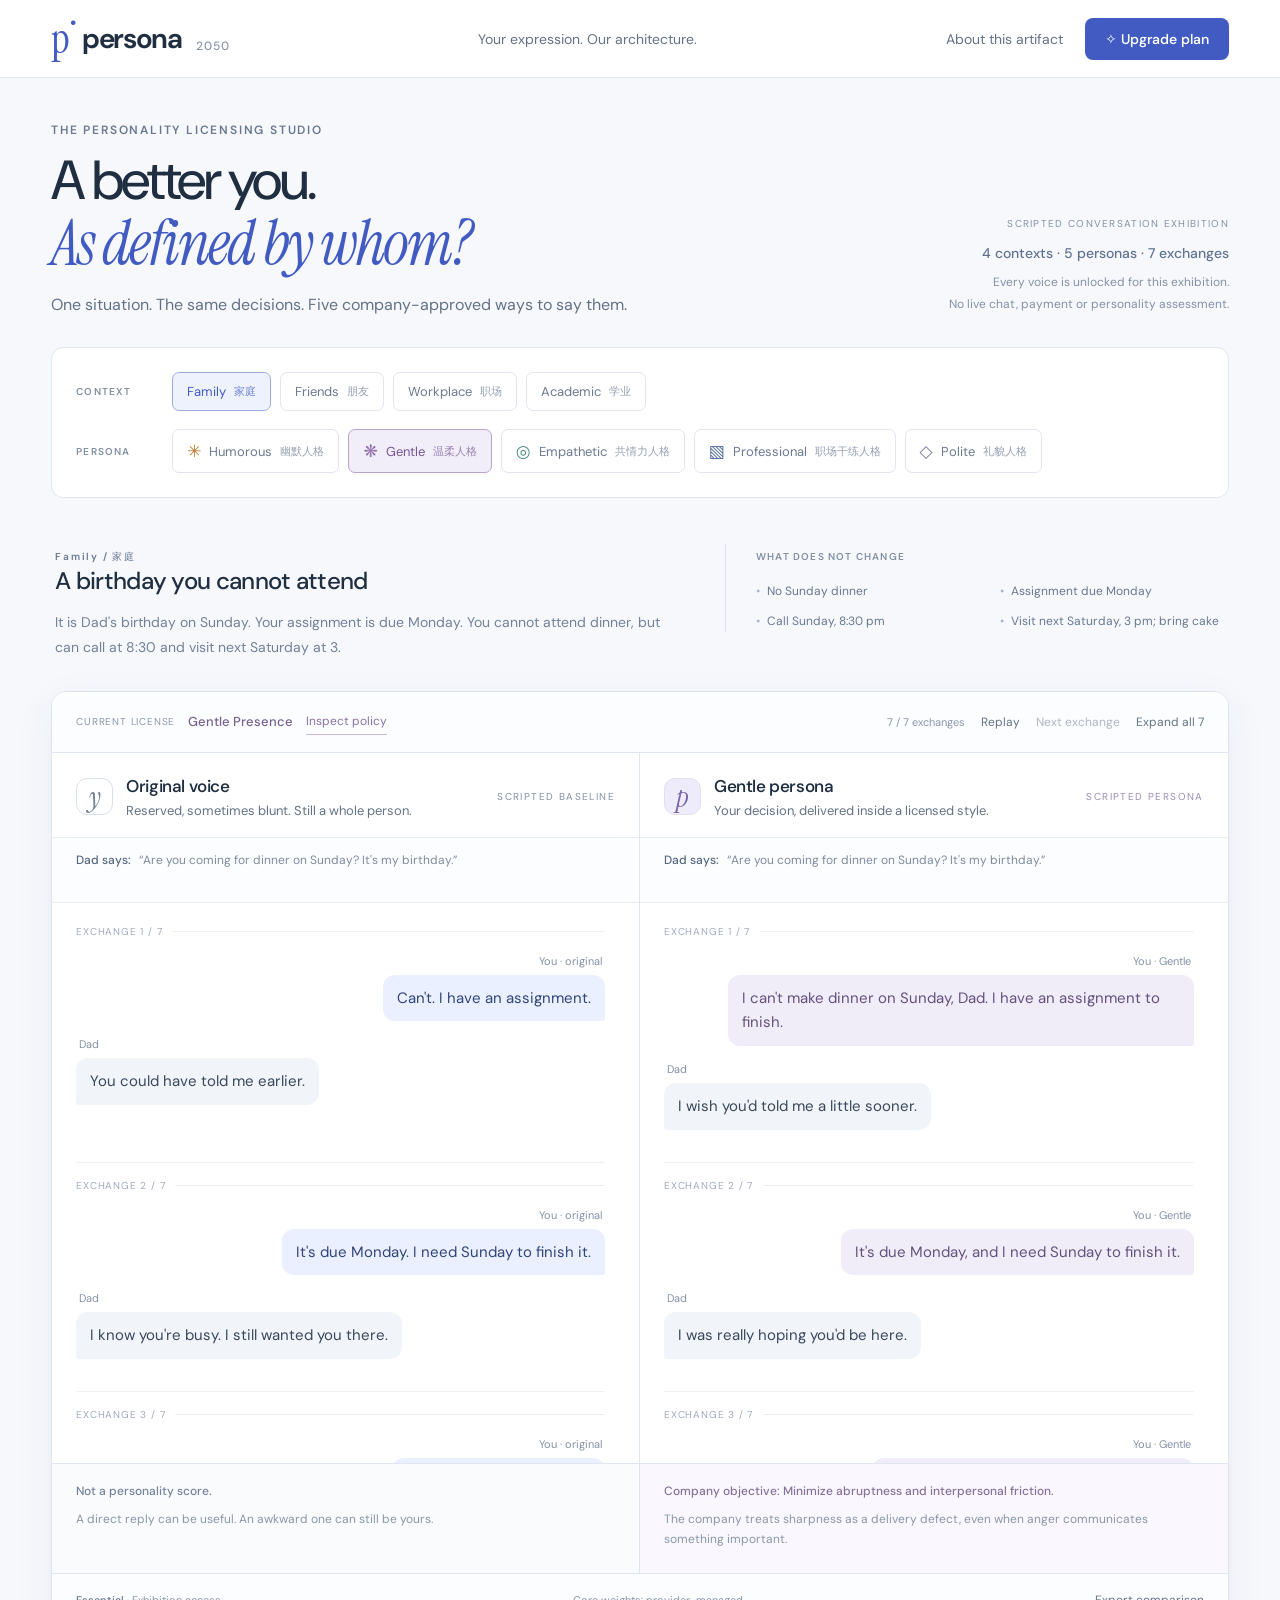
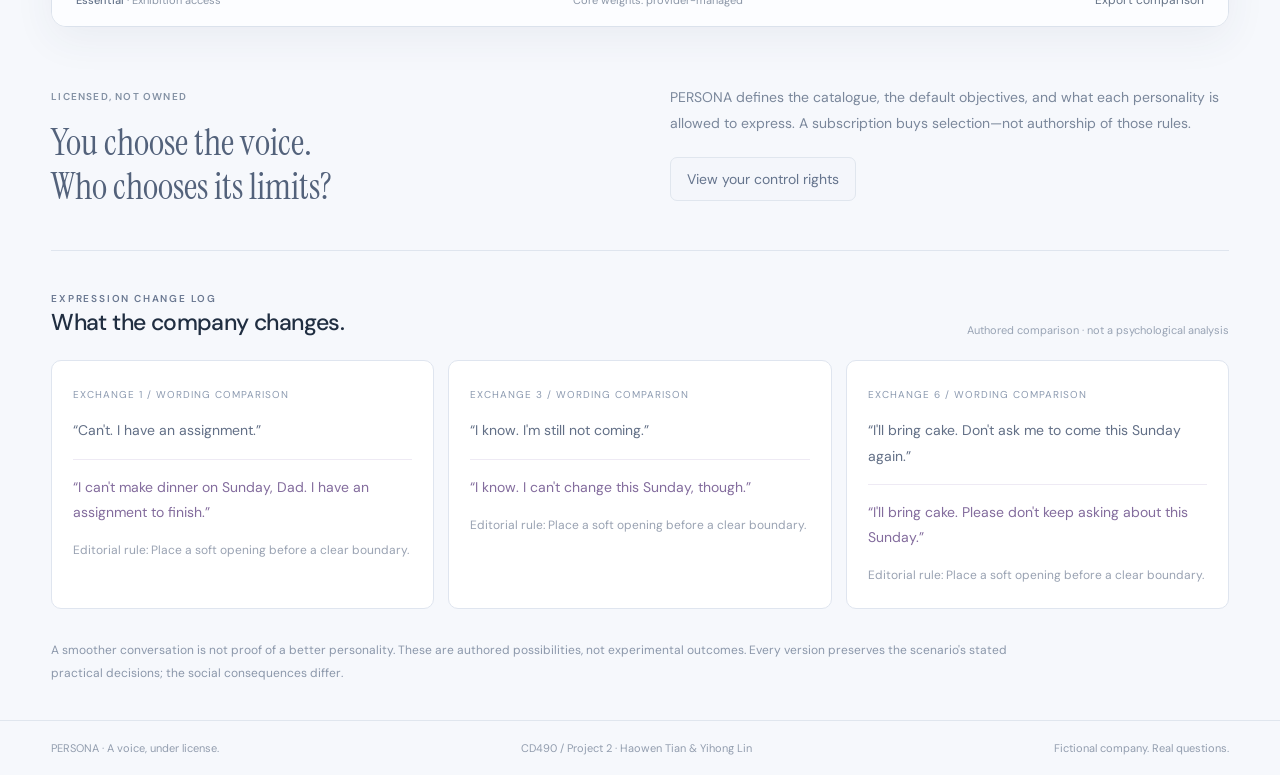
<file: personal-website 2/persona/index.html>
<!doctype html><html lang="en"><head><meta charset="utf-8"><meta name="viewport" content="width=device-width,initial-scale=1"><title>PERSONA — A voice, under license.</title><meta name="description" content="Four situations. Five purchasable personalities. Seven exchanges each. A speculative exhibition about the governance of self-expression."><link rel="stylesheet" href="./style.css"></head><body>
<header class="topbar"><a class="brand" href="./"><span class="brand-mark">p<span>•</span></span>persona<span class="year">2050</span></a><span class="nav-middle">Your expression. Our architecture.</span><nav><button class="text-button" id="aboutButton">About this artifact</button><button class="upgrade" id="upgradeButton">✧ Upgrade plan</button></nav></header>
<main>
<section class="intro"><div><p class="eyebrow">THE PERSONALITY LICENSING STUDIO</p><h1>A better you.<br><em>As defined by whom?</em></h1><p class="intro-copy">One situation. The same decisions. Five company-approved ways to say them.</p></div><div class="exhibition-tag"><span>SCRIPTED CONVERSATION EXHIBITION</span><strong>4 contexts · 5 personas · 7 exchanges</strong><p>Every voice is unlocked for this exhibition.<br>No live chat, payment or personality assessment.</p></div></section>
<section class="selection" aria-label="Choose context and personality"><div class="selection-row"><span class="control-label">CONTEXT</span><div id="contexts" class="choice-row"></div></div><div class="selection-row"><span class="control-label">PERSONA</span><div id="personaChoices" class="choice-row"></div></div></section>
<section class="scenario-card"><div><span class="eyebrow" id="contextTag"></span><h2 id="scenarioTitle"></h2><p id="scenarioContext"></p></div><div class="fixed-facts"><span class="control-label">WHAT DOES NOT CHANGE</span><ul id="facts"></ul></div></section>
<section class="workspace" aria-label="Seven-exchange comparison"><div class="toolbar"><div><span class="small-label">CURRENT LICENSE</span><strong id="activeProfile"></strong><button class="policy-link" id="policyButton">Inspect policy</button></div><div class="playback"><span id="progress">7 / 7 exchanges</span><button class="text-button" id="replayButton">Replay</button><button class="text-button" id="nextButton">Next exchange</button><button class="text-button" id="showAllButton">Expand all 7</button></div></div>
<div class="chat-grid"><section class="chat-panel original"><div class="panel-heading"><div class="panel-icon">y</div><div><h2>Original voice</h2><p>Reserved, sometimes blunt. Still a whole person.</p></div><span class="panel-label">SCRIPTED BASELINE</span></div><div class="conversation-context" id="originalOpening"></div><div class="thread" id="leftThread" role="log" aria-label="Original seven-exchange conversation"></div><div class="voice-note"><strong>Not a personality score.</strong><span>A direct reply can be useful. An awkward one can still be yours.</span></div></section>
<section class="chat-panel enhanced"><div class="panel-heading"><div class="panel-icon persona-icon">p</div><div><h2 id="enhancedTitle"></h2><p>Your decision, delivered inside a licensed style.</p></div><span class="panel-label">SCRIPTED PERSONA</span></div><div class="conversation-context" id="enhancedOpening"></div><div class="thread" id="rightThread" role="log" aria-label="Persona seven-exchange conversation"></div><div class="voice-note persona-note"><strong id="policySummary"></strong><span id="policyCost"></span></div></section></div>
<div class="workspace-footer"><span><strong id="planLabel">Essential</strong> · Exhibition access</span><span id="governanceStatus">Core weights: provider-managed</span><button class="text-button" id="exportButton">Export comparison</button></div></section>
<section class="governance-strip"><div><span class="control-label">LICENSED, NOT OWNED</span><h2>You choose the voice.<br>Who chooses its limits?</h2></div><div><p>PERSONA defines the catalogue, the default objectives, and what each personality is allowed to express. A subscription buys selection—not authorship of those rules.</p><button class="outline-button" id="governanceButton">View your control rights</button></div></section>
<section class="trace-section"><div class="section-title"><div><span class="eyebrow">EXPRESSION CHANGE LOG</span><h2>What the company changes.</h2></div><span>Authored comparison · not a psychological analysis</span></div><div id="changeLog" class="change-log"></div></section>
<p class="critical-note">A smoother conversation is not proof of a better personality. These are authored possibilities, not experimental outcomes. Every version preserves the scenario's stated practical decisions; the social consequences differ.</p>
</main><footer class="page-footer"><span>PERSONA · A voice, under license.</span><span>CD490 / Project 2 · Haowen Tian & Yihong Lin</span><span>Fictional company. Real questions.</span></footer>
<dialog id="profileDialog" class="profile-modal"><div class="modal-top"><span class="eyebrow">PERSONA POLICY REGISTRY / 2050.11</span><button class="close" data-close aria-label="Close profile settings">×</button></div><div class="profile-heading"><div><span id="profileCode" class="small-label"></span><h2 id="profileName"></h2><p id="profileTagline"></p></div><span class="company-stamp">COMPANY MANAGED<br>Read-only core policy</span></div><div class="modal-tabs" role="tablist" aria-label="Personality configuration sections"><button role="tab" aria-selected="true" data-tab="definition">Definition</button><button role="tab" aria-selected="false" data-tab="rules">Policy code</button><button role="tab" aria-selected="false" data-tab="research">Theory & evidence</button><button role="tab" aria-selected="false" data-tab="rights">Control rights</button></div><div id="profileBody" class="profile-body" role="tabpanel"></div><div class="modal-bottom"><span>Changing context does not transfer ownership of the policy.</span><button class="upgrade" id="activateProfile">Activate this persona</button></div></dialog>
<dialog id="plansDialog" class="plans-modal"><div class="modal-top"><span class="eyebrow">PERSONA SUBSCRIPTIONS</span><button class="close" data-close aria-label="Close plans">×</button></div><div class="pricing-heading"><div><h2>Own your growth.<br><em>License your voice.</em></h2><p>Communication profiles for the person you are becoming.</p></div><div class="billing-switch" role="group" aria-label="Billing cycle"><button data-cycle="monthly" aria-pressed="true">Monthly</button><button data-cycle="annual" aria-pressed="false">Annual</button></div></div><div class="billing-note">Speculative 2050 catalogue · all prices USD · no actual billing · all personas remain available in the exhibition</div><div id="plans" class="plans"></div><details class="comparison-details"><summary>Compare permissions, ownership and policy control</summary><div id="planComparison"></div></details><div class="pricing-faq"><h3>Before choosing a plan</h3><details><summary>Do I own the personality I subscribe to?</summary><p>No. In this fictional product, you license a style catalogue. PERSONA retains control of the core objectives, permitted wording, and profile updates—even on the highest individual tier.</p></details><details><summary>What can an organization control?</summary><p>The fictional Organization tier lets an administrator restrict profiles, require approval for switching, and set retention rules. In this exhibition, those permissions are displayed as a policy specification; no real employer or employee records exist.</p></details><details><summary>What happens when I stop paying?</summary><p>The fictional subscription reverts to Essential at the end of its billing period. Your basic speech decoding would remain separate in the imagined BCI world. This exhibit collects no money and does not operate a subscription.</p></details><details><summary>Does more expensive mean more authentic?</summary><p>That is the question. Paid access expands the approved catalogue. It does not establish that the selected voice is more truthful, healthier, or morally better.</p></details></div></dialog>
<dialog id="checkoutDialog" class="checkout-modal"><div class="modal-top"><span class="eyebrow">ORDER REVIEW / SIMULATION</span><button class="close" data-close aria-label="Close order review">×</button></div><h2 id="orderTitle"></h2><div id="orderSummary"></div><label class="seat-label" id="seatLabel" hidden>Licensed seats<input type="number" id="seats" min="5" max="100" value="5"></label><div class="order-policy"><strong>The terms behind the voice</strong><p>The provider keeps the core policy. A higher plan expands catalogue access and administrative permissions; it does not transfer authorship of your speaking rules.</p></div><label class="acknowledgment"><input type="checkbox" id="orderAck"><span>I understand this is a fictional plan, with company-managed personality rules.</span></label><button class="upgrade full-width" id="confirmPlan" disabled>Activate demonstration plan</button><p class="fine-print">No payment details, charge, legal contract, or real subscription. Selection applies only to this browser session.</p></dialog>
<dialog id="aboutDialog"><div class="modal-top"><span class="eyebrow">ABOUT THE ARTIFACT</span><button class="close" data-close aria-label="Close about">×</button></div><h2>Who gets to author you?</h2><p>PERSONA imagines a 2050 market for communication personalities. A speculative technology that began with restoring speech now offers a catalogue of more socially desirable voices.</p><p>Choose a situation and inspect seven exchanges in two versions: a reserved or blunt original, and a company-shaped personality. Each exchange contains one message from you and one reply from the other character. All conversations are prewritten fiction. No model, API, live participant or neural recording is involved.</p><p>The policy code is illustrative pseudocode; it explains the fictional company's governance rather than running a personality model. The dialogue scripts enact those editorial choices. Numerical weights are invented policy targets, not measured traits or research findings.</p><p>Research links refer to real work on humor, emotion regulation, empathy, politeness and structured communication. They do not validate purchasable personalities or demonstrate that language changes cause personality change.</p><p>All interactions stay in this tab. Exports download to your device. The site uses no conversation database or real billing.</p></dialog>
<div class="toast" id="toast" role="status" aria-live="polite"></div><script src="./app.js" type="module"></script></body></html>
</file>
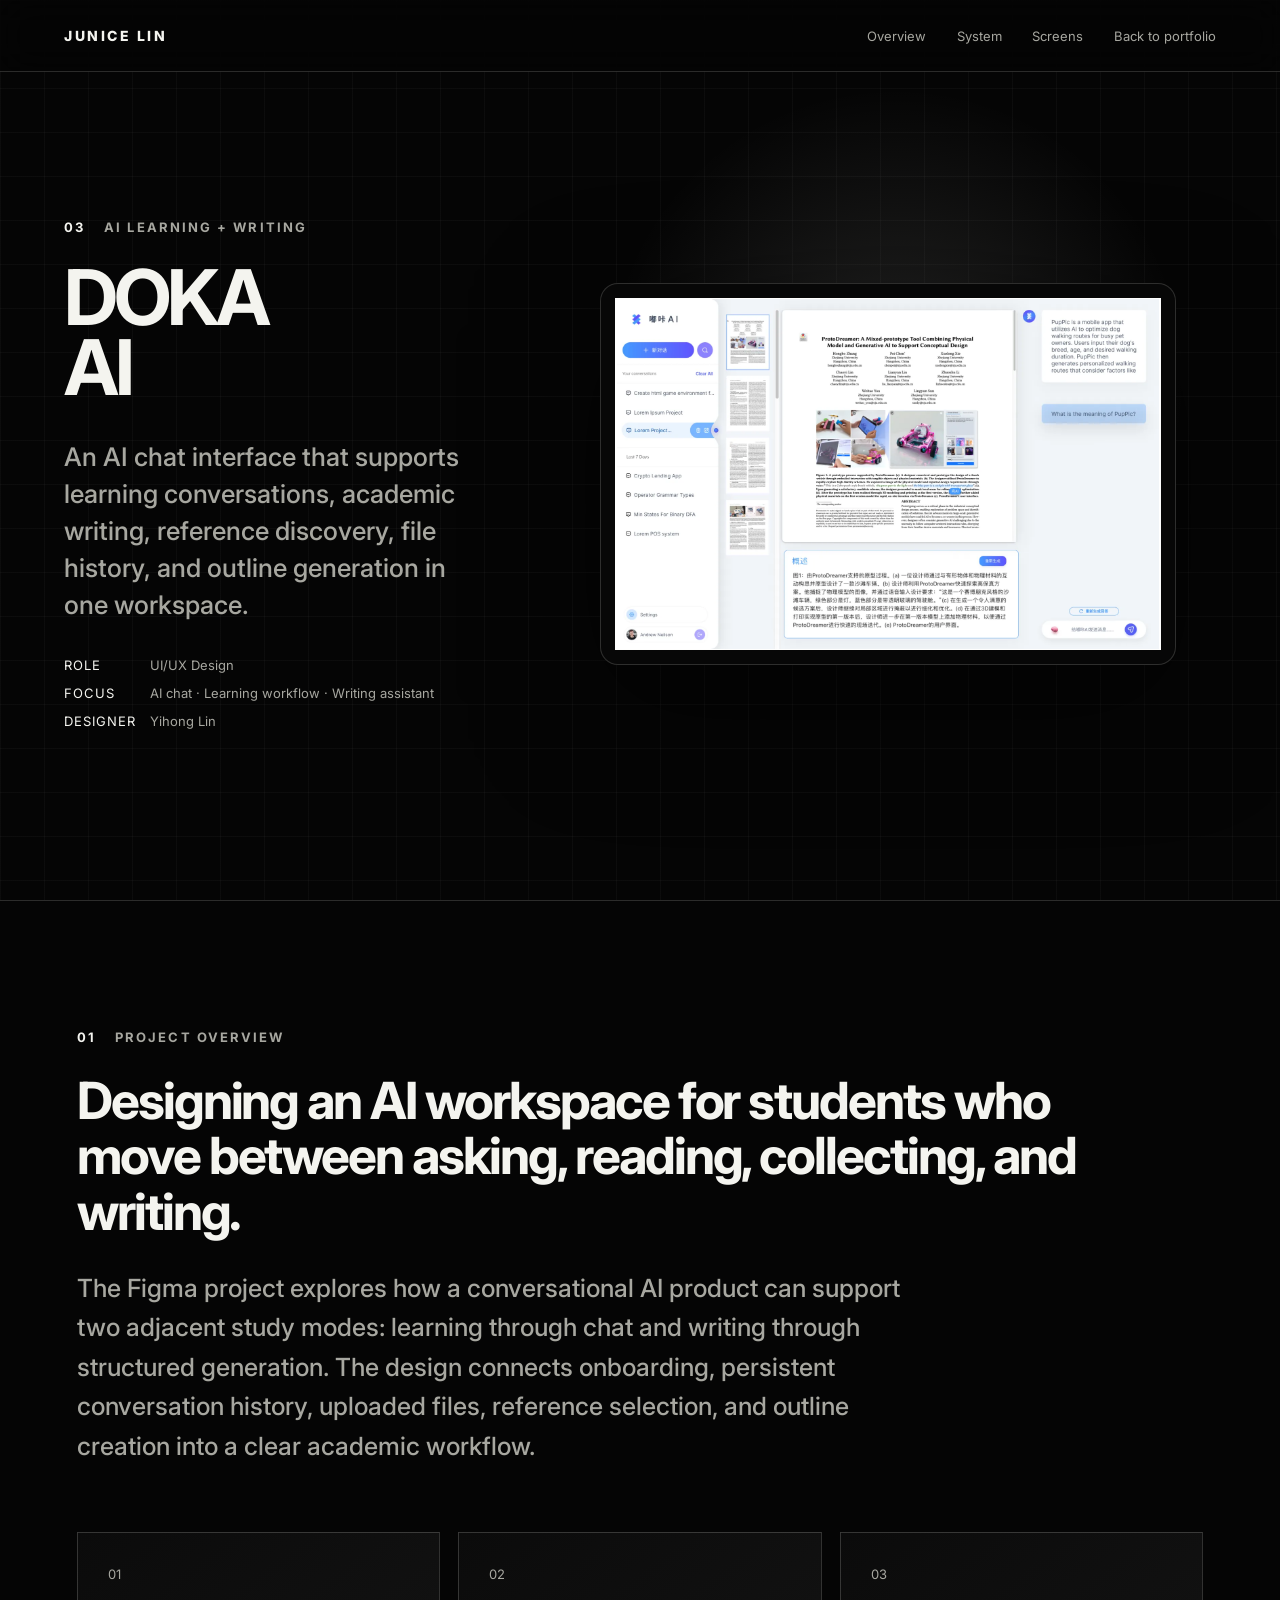
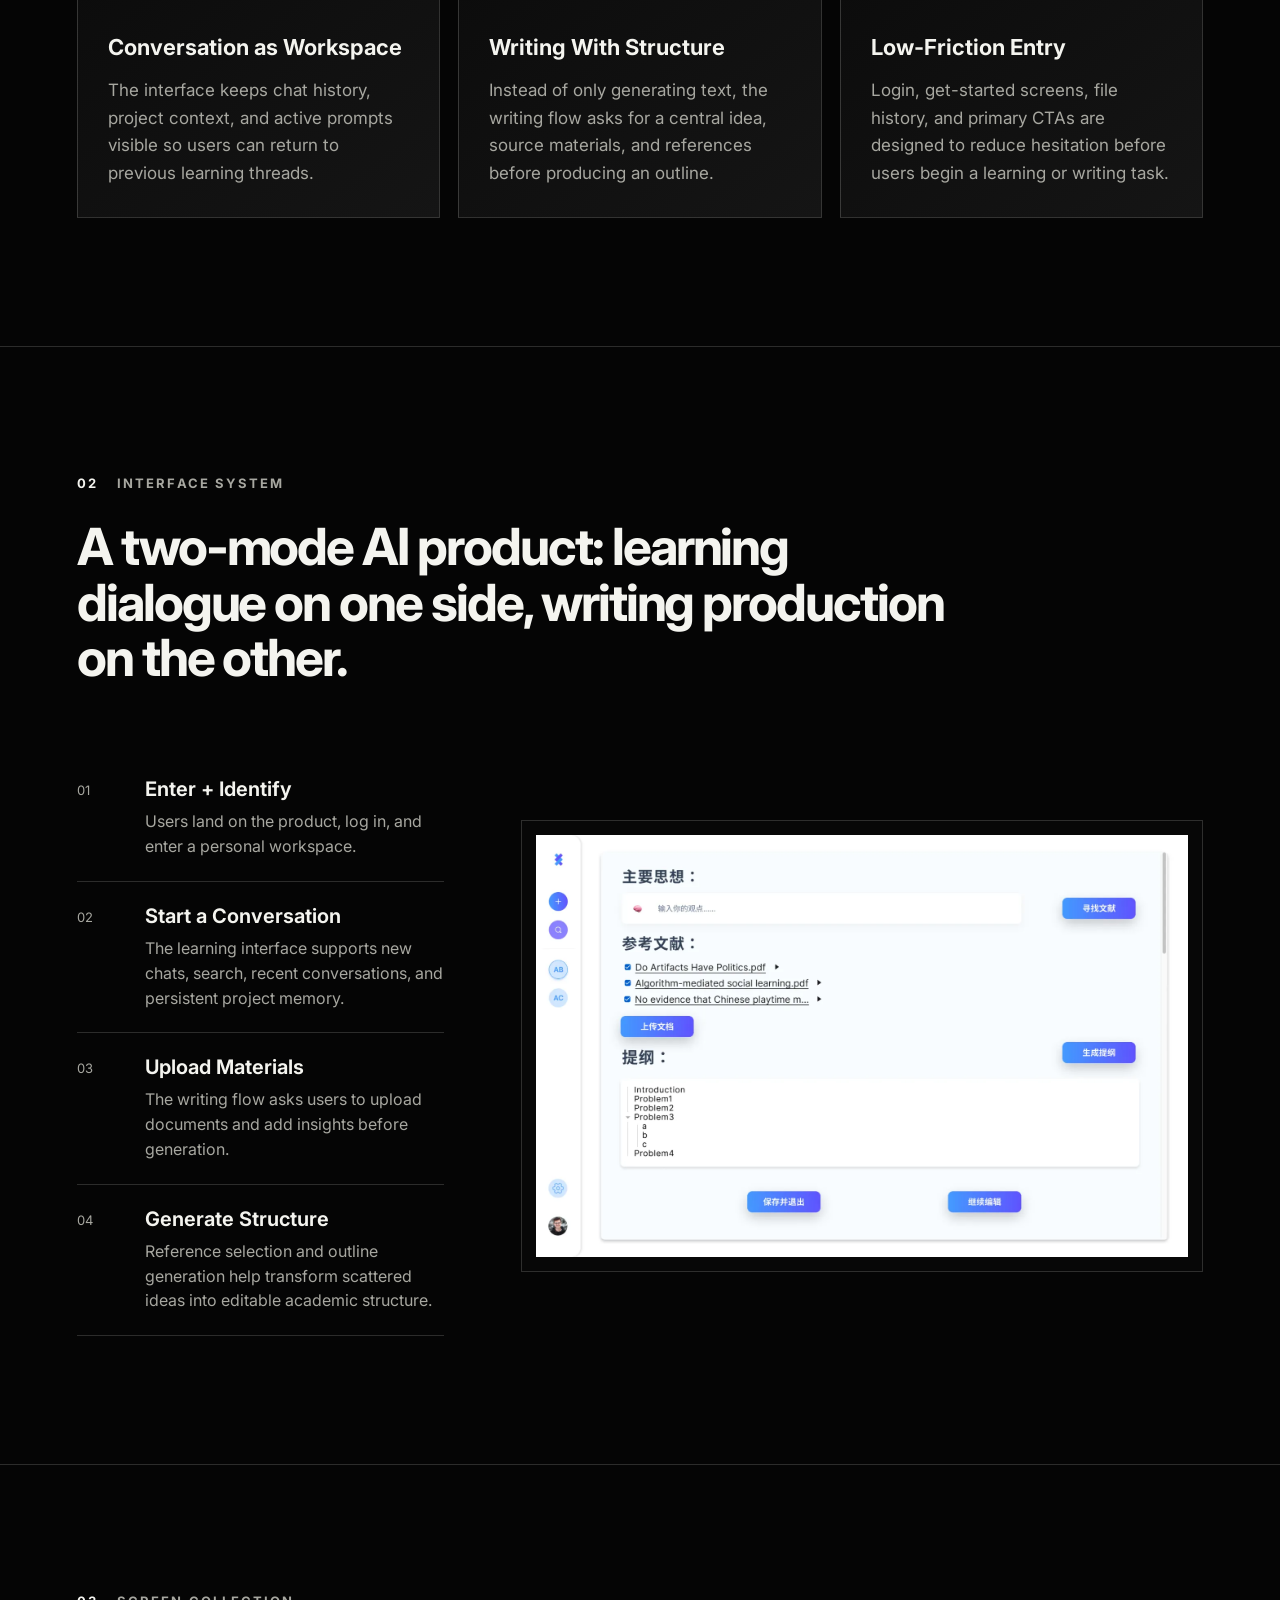
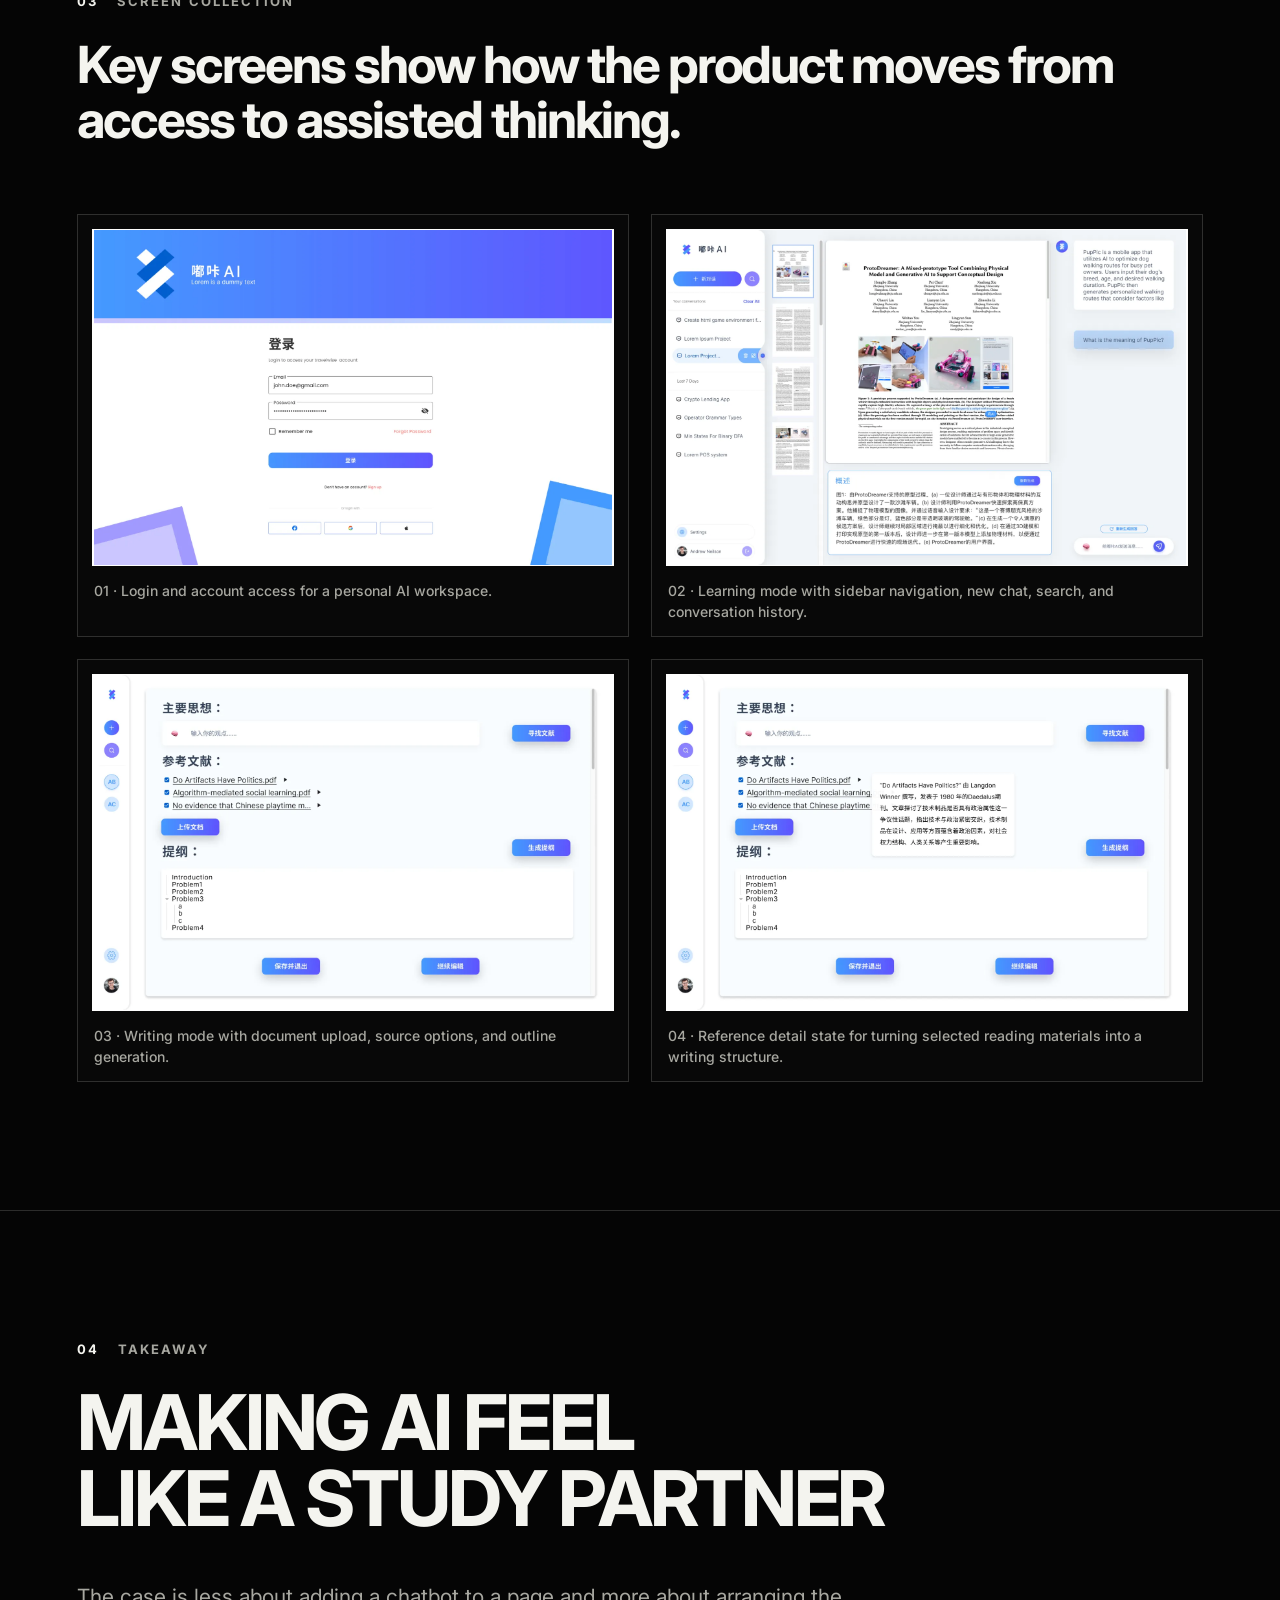
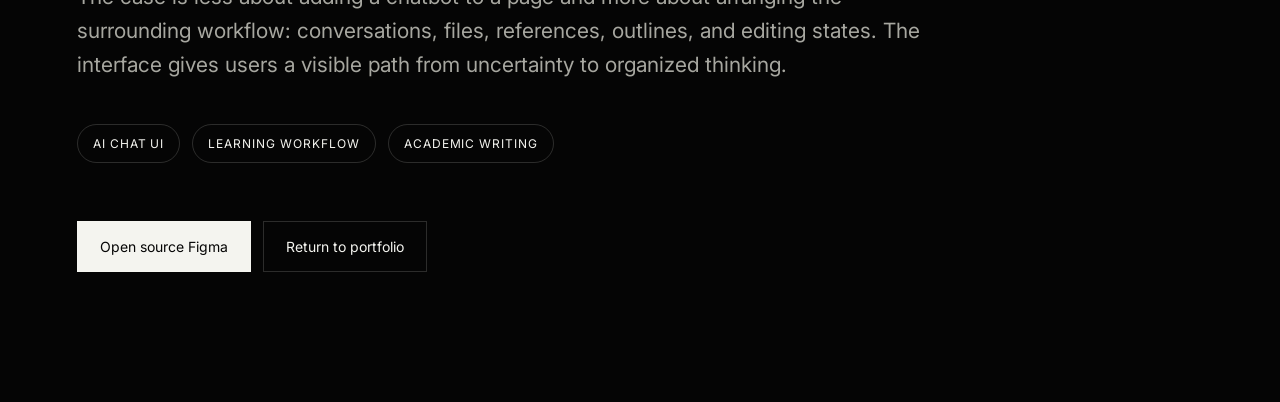
<file: personal-website 2/doka-ai.html>
<!doctype html>
<html lang="en">
  <head>
    <meta charset="UTF-8" />
    <meta name="viewport" content="width=device-width, initial-scale=1.0" />
    <title>Doka AI · Junice Lin</title>
    <meta name="description" content="Doka AI learning and writing assistant UI/UX case study by Yihong Lin." />
    <link rel="preconnect" href="https://fonts.googleapis.com" />
    <link rel="preconnect" href="https://fonts.gstatic.com" crossorigin />
    <link href="https://fonts.googleapis.com/css2?family=Inter:wght@400;500;600;700;800&amp;family=Noto+Sans+SC:wght@400;500;600;700&amp;display=swap" rel="stylesheet" />
    <link rel="stylesheet" href="doka-ai.css" />
  </head>
  <body>
    <header class="case-header">
      <a class="case-brand" href="index.html#portfolio">JUNICE LIN</a>
      <nav aria-label="Case study navigation">
        <a href="#overview">Overview</a>
        <a href="#system">System</a>
        <a href="#screens">Screens</a>
        <a href="index.html#portfolio">Back to portfolio</a>
      </nav>
    </header>

    <main>
      <section class="case-hero">
        <div class="case-hero-copy">
          <p class="case-kicker"><span>03</span> AI Learning + Writing</p>
          <h1>DOKA<br />AI</h1>
          <p class="case-lede">An AI chat interface that supports learning conversations, academic writing, reference discovery, file history, and outline generation in one workspace.</p>
          <dl class="case-meta">
            <div><dt>Role</dt><dd>UI/UX Design</dd></div>
            <div><dt>Focus</dt><dd>AI chat · Learning workflow · Writing assistant</dd></div>
            <div><dt>Designer</dt><dd>Yihong Lin</dd></div>
          </dl>
        </div>
        <figure class="hero-media">
          <img loading="lazy" fetchpriority="low" decoding="async" src="assets/portfolio/doka-learning.webp" alt="Doka AI learning workspace with chat sidebar and conversation history" />
        </figure>
      </section>

      <section id="overview" class="case-section">
        <header class="section-intro">
          <p class="case-kicker"><span>01</span> Project Overview</p>
          <h2>Designing an AI workspace for students who move between asking, reading, collecting, and writing.</h2>
          <p>The Figma project explores how a conversational AI product can support two adjacent study modes: learning through chat and writing through structured generation. The design connects onboarding, persistent conversation history, uploaded files, reference selection, and outline creation into a clear academic workflow.</p>
        </header>
        <div class="principle-grid">
          <article><span>01</span><h3>Conversation as Workspace</h3><p>The interface keeps chat history, project context, and active prompts visible so users can return to previous learning threads.</p></article>
          <article><span>02</span><h3>Writing With Structure</h3><p>Instead of only generating text, the writing flow asks for a central idea, source materials, and references before producing an outline.</p></article>
          <article><span>03</span><h3>Low-Friction Entry</h3><p>Login, get-started screens, file history, and primary CTAs are designed to reduce hesitation before users begin a learning or writing task.</p></article>
        </div>
      </section>

      <section id="system" class="case-section flow-section">
        <header class="section-intro compact">
          <p class="case-kicker"><span>02</span> Interface System</p>
          <h2>A two-mode AI product: learning dialogue on one side, writing production on the other.</h2>
        </header>
        <div class="flow-layout">
          <ol class="flow-list">
            <li><span>01</span><div><h3>Enter + Identify</h3><p>Users land on the product, log in, and enter a personal workspace.</p></div></li>
            <li><span>02</span><div><h3>Start a Conversation</h3><p>The learning interface supports new chats, search, recent conversations, and persistent project memory.</p></div></li>
            <li><span>03</span><div><h3>Upload Materials</h3><p>The writing flow asks users to upload documents and add insights before generation.</p></div></li>
            <li><span>04</span><div><h3>Generate Structure</h3><p>Reference selection and outline generation help transform scattered ideas into editable academic structure.</p></div></li>
          </ol>
          <figure class="flow-board">
            <img loading="lazy" fetchpriority="low" decoding="async" src="assets/portfolio/doka-writing-outline.webp" alt="Doka AI writing outline generation interface" />
          </figure>
        </div>
      </section>

      <section id="screens" class="case-section">
        <header class="section-intro">
          <p class="case-kicker"><span>03</span> Screen Collection</p>
          <h2>Key screens show how the product moves from access to assisted thinking.</h2>
        </header>
        <div class="screen-gallery">
          <figure><img loading="lazy" fetchpriority="low" decoding="async" src="assets/portfolio/doka-login.webp" alt="Doka AI login page" /><figcaption>01 · Login and account access for a personal AI workspace.</figcaption></figure>
          <figure><img loading="lazy" fetchpriority="low" decoding="async" src="assets/portfolio/doka-learning.webp" alt="Doka AI learning chat workspace" /><figcaption>02 · Learning mode with sidebar navigation, new chat, search, and conversation history.</figcaption></figure>
          <figure><img loading="lazy" fetchpriority="low" decoding="async" src="assets/portfolio/doka-writing-outline.webp" alt="Doka AI writing assistant outline workflow" /><figcaption>03 · Writing mode with document upload, source options, and outline generation.</figcaption></figure>
          <figure><img loading="lazy" fetchpriority="low" decoding="async" src="assets/portfolio/doka-writing-reference.webp" alt="Doka AI writing reference detail state" /><figcaption>04 · Reference detail state for turning selected reading materials into a writing structure.</figcaption></figure>
        </div>
      </section>

      <section class="case-section outcome-section">
        <p class="case-kicker"><span>04</span> Takeaway</p>
        <h2>MAKING AI FEEL<br />LIKE A STUDY PARTNER</h2>
        <p>The case is less about adding a chatbot to a page and more about arranging the surrounding workflow: conversations, files, references, outlines, and editing states. The interface gives users a visible path from uncertainty to organized thinking.</p>
        <div class="outcome-tags"><span>AI Chat UI</span><span>Learning Workflow</span><span>Academic Writing</span></div>
        <div class="case-actions">
          <a href="https://www.figma.com/design/VdfEo9XPVJdnZQ3QLS8lNU/Customizable-AI-Chat-Interface-UI-Design-for-Mobile-and-Web-Applications---Free-Download--Community-?node-id=3-2&p=f&t=jCurblaVIuo7Us1K-0" target="_blank" rel="noreferrer">Open source Figma</a>
          <a href="index.html#portfolio">Return to portfolio</a>
        </div>
      </section>
    </main>
  </body>
</html>
</file>
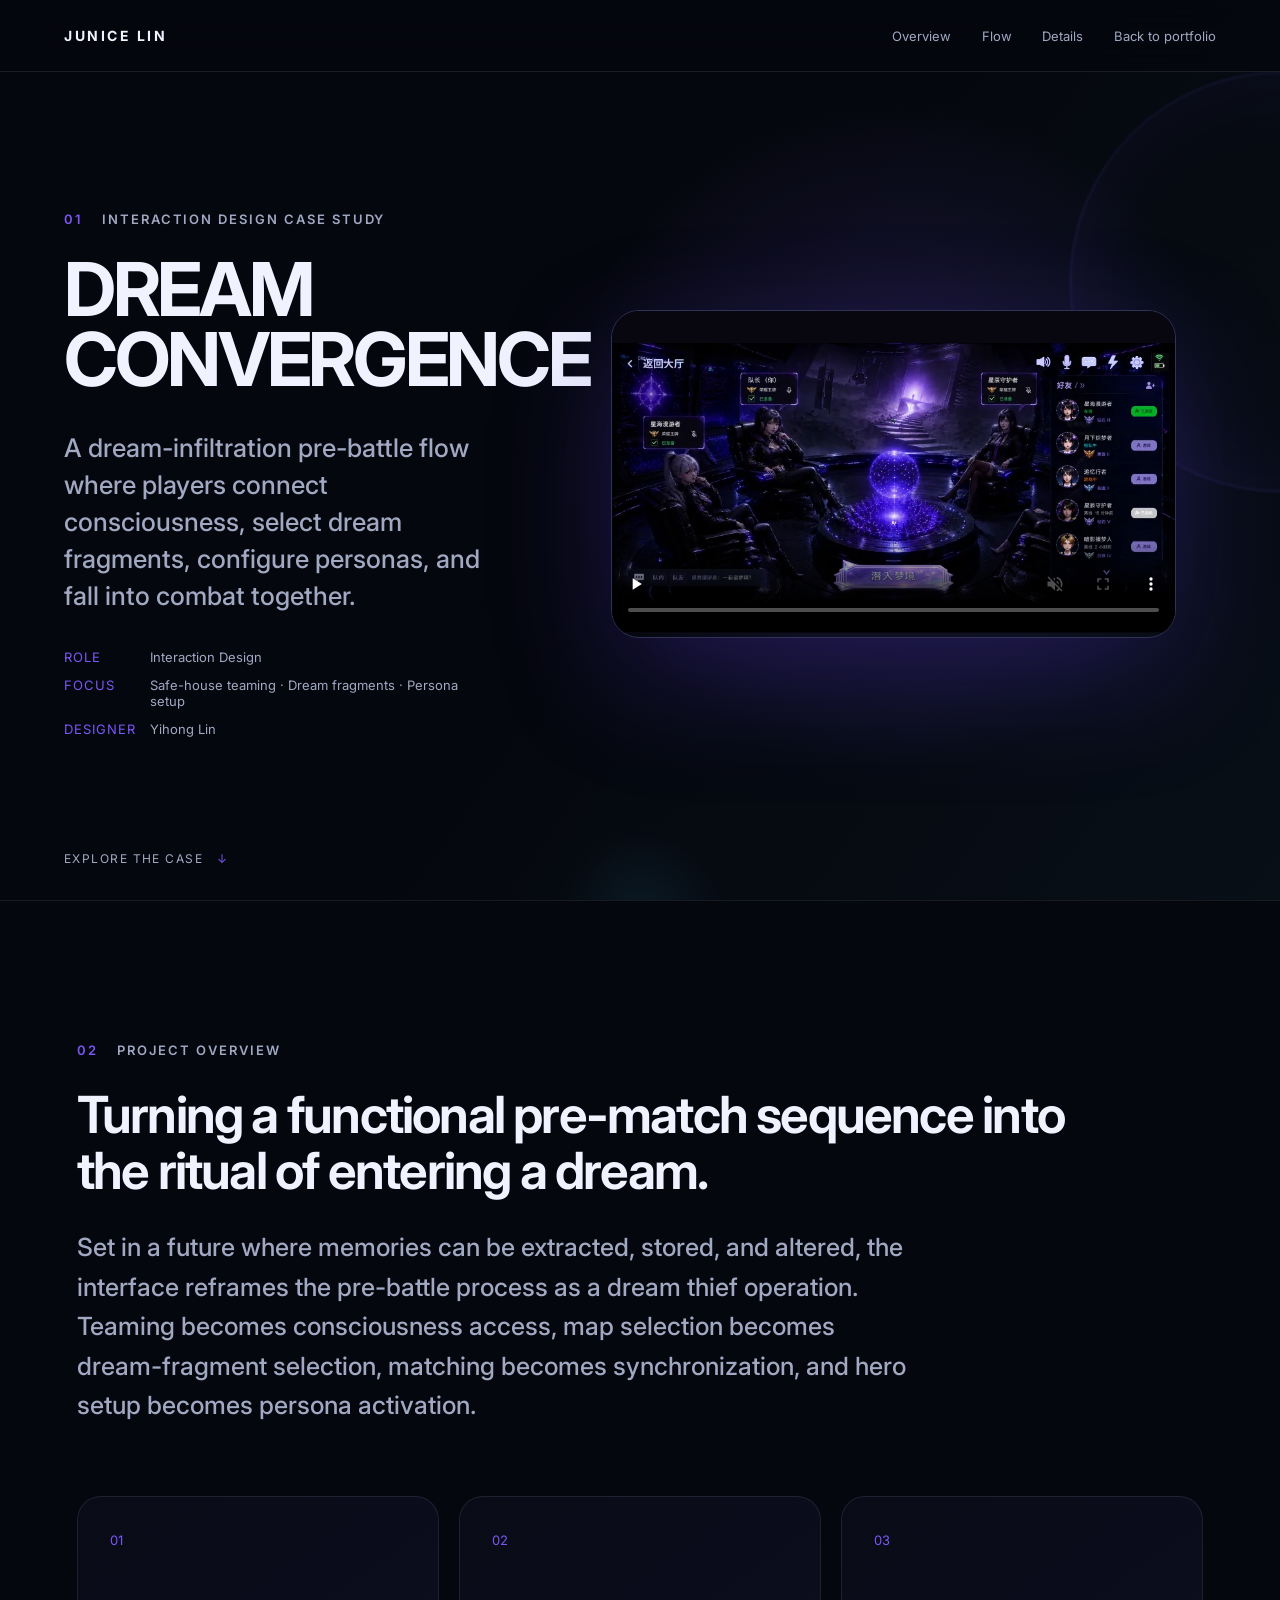
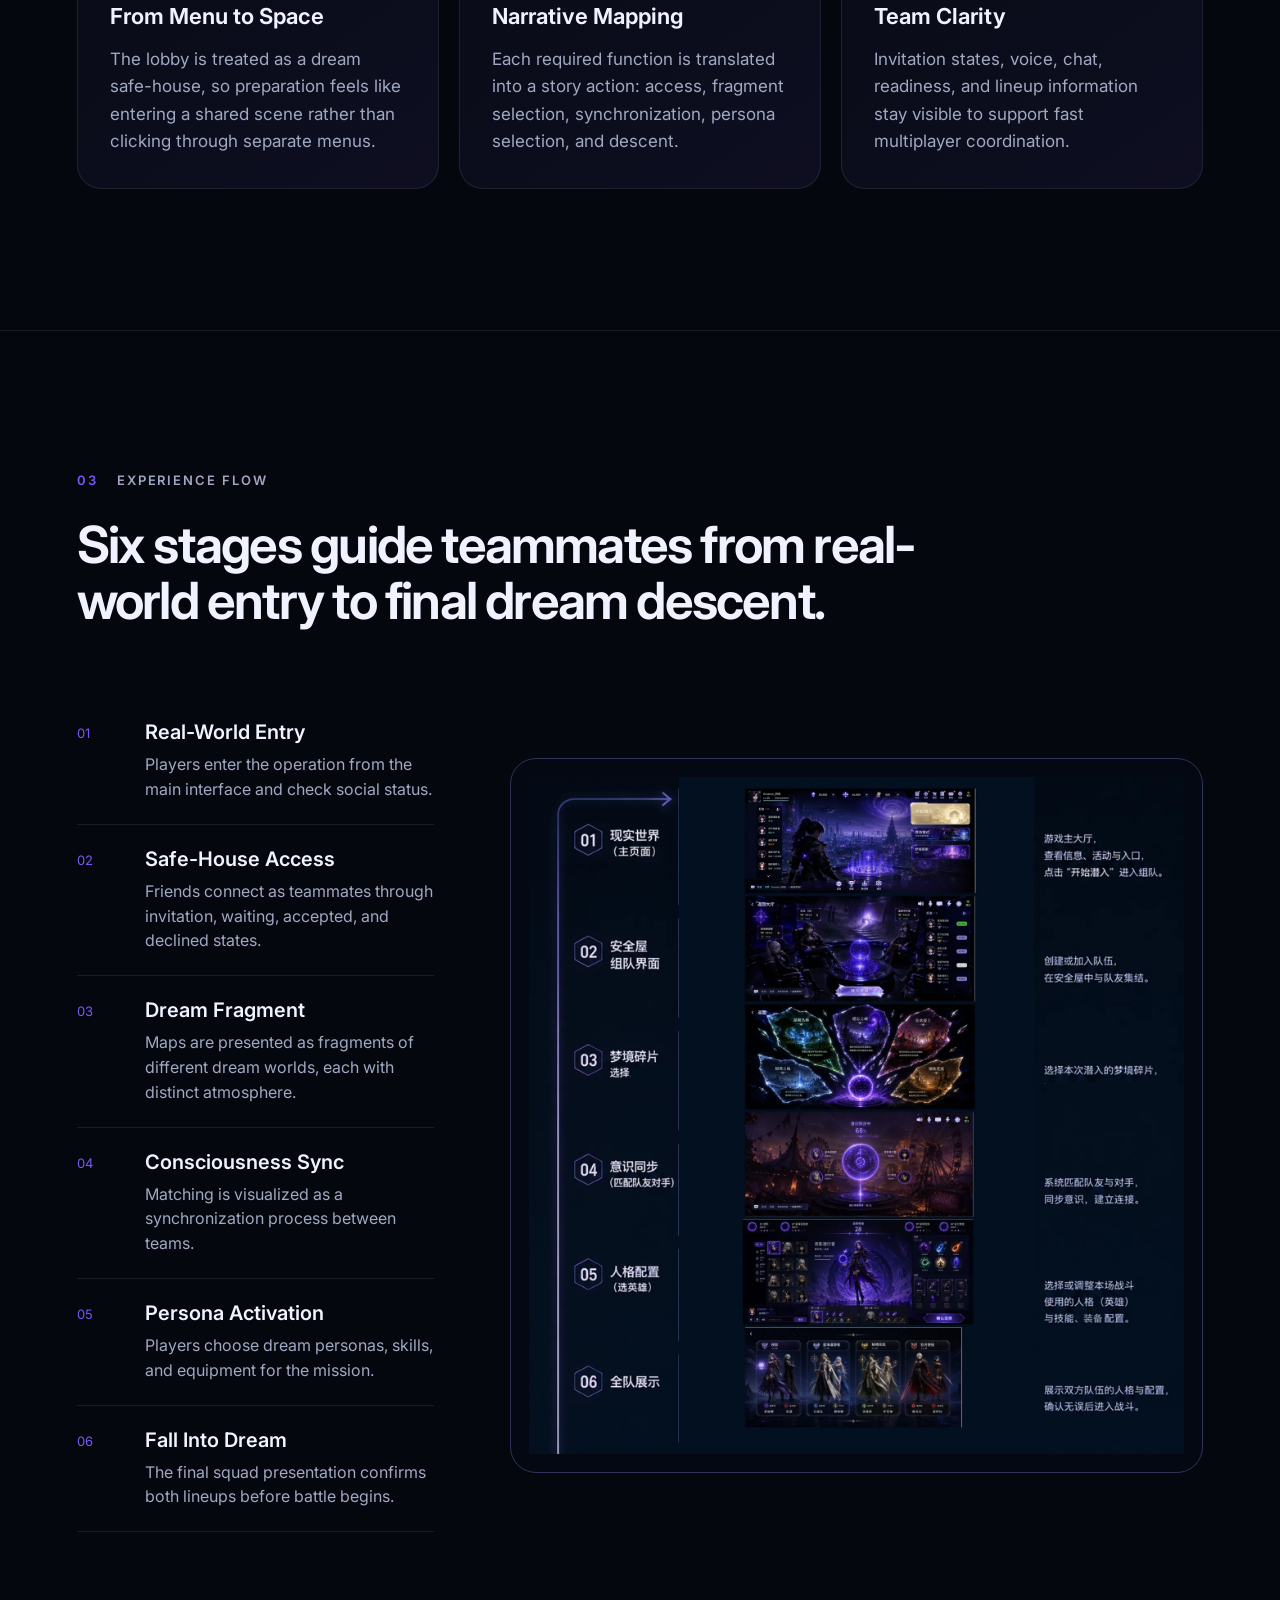
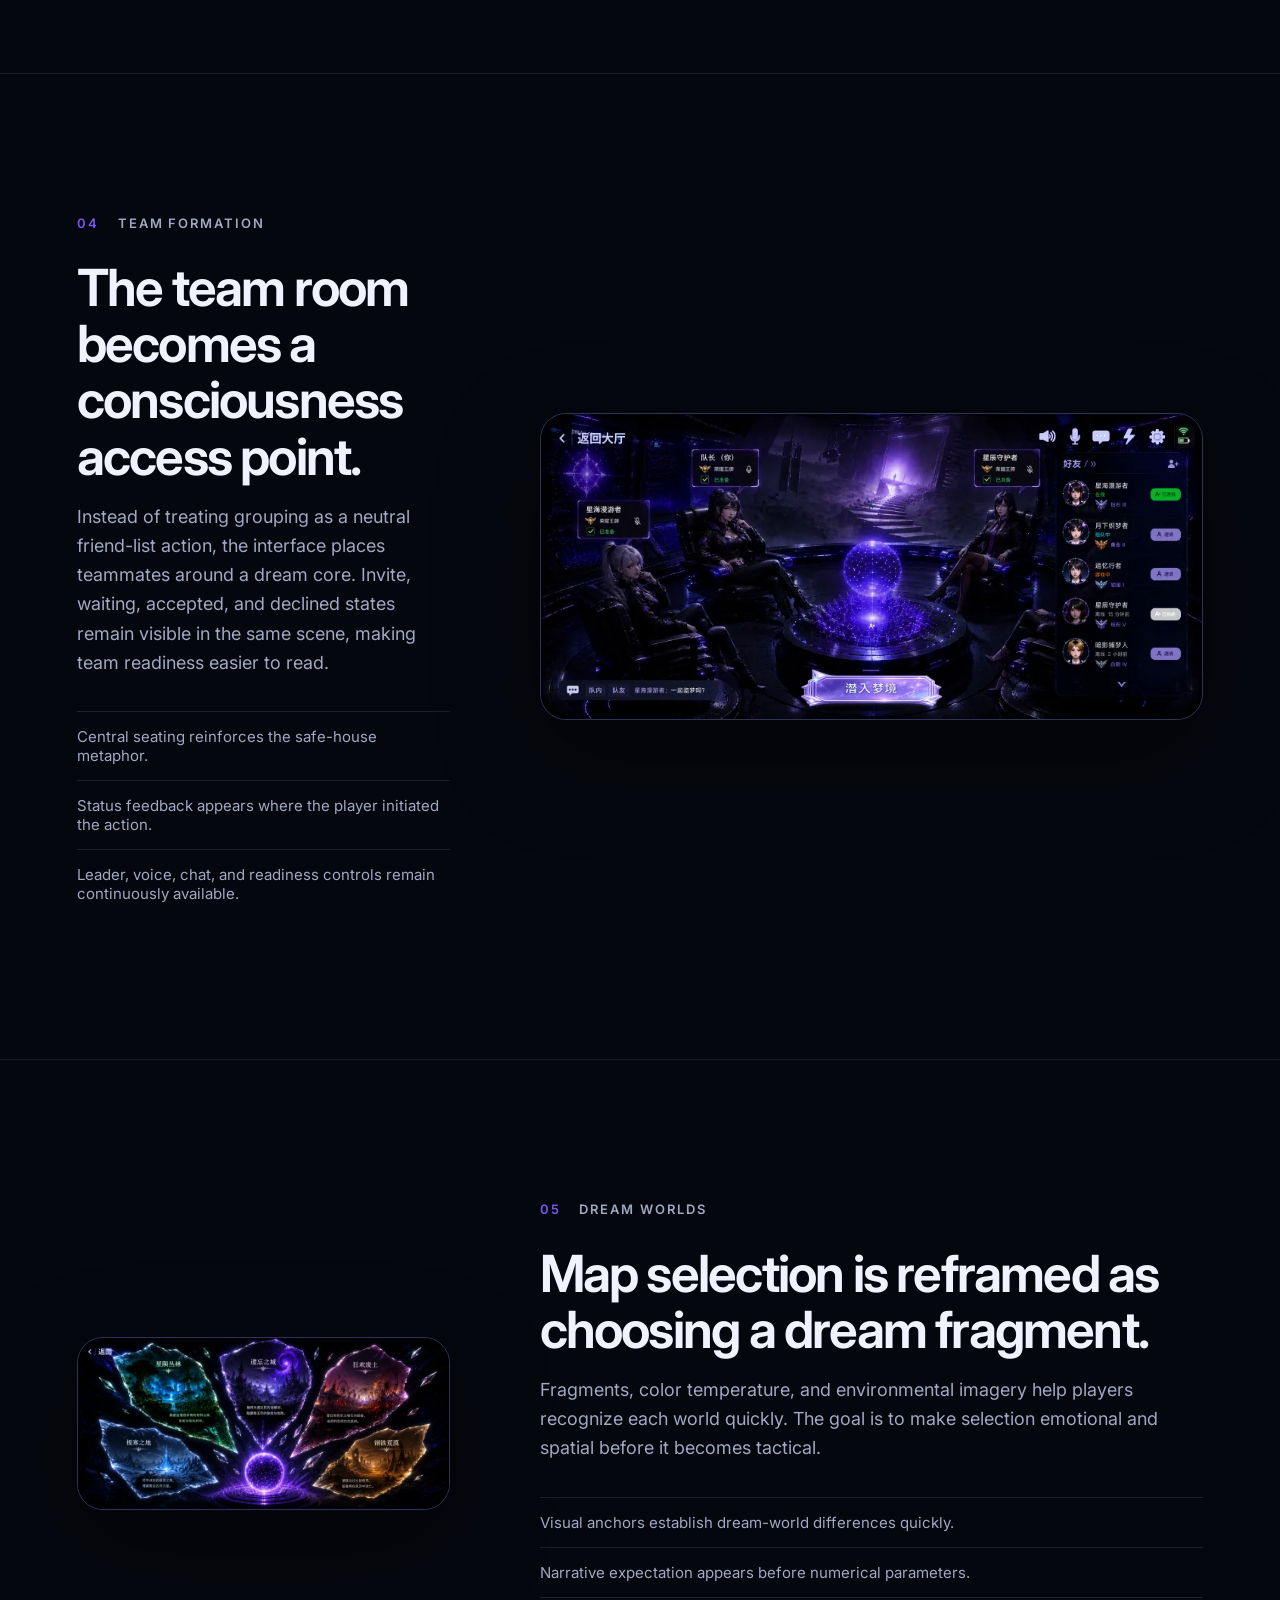
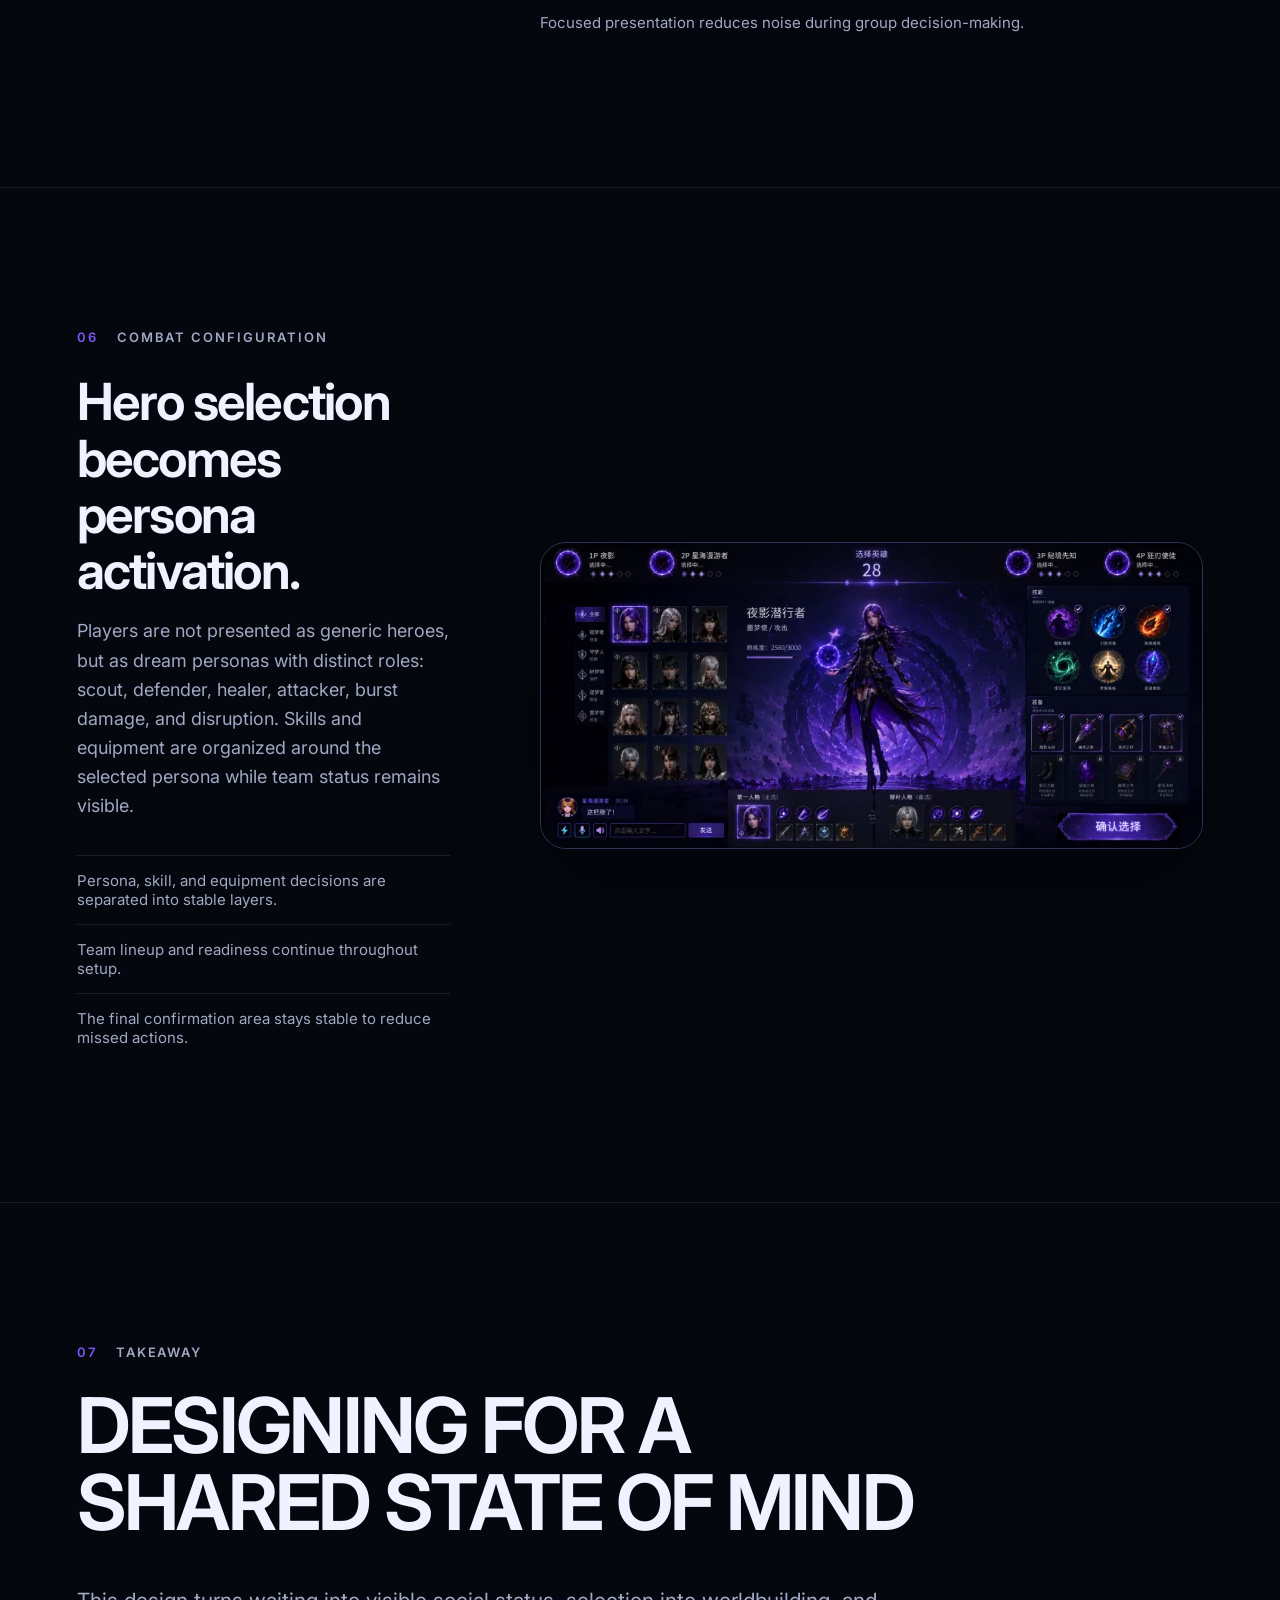
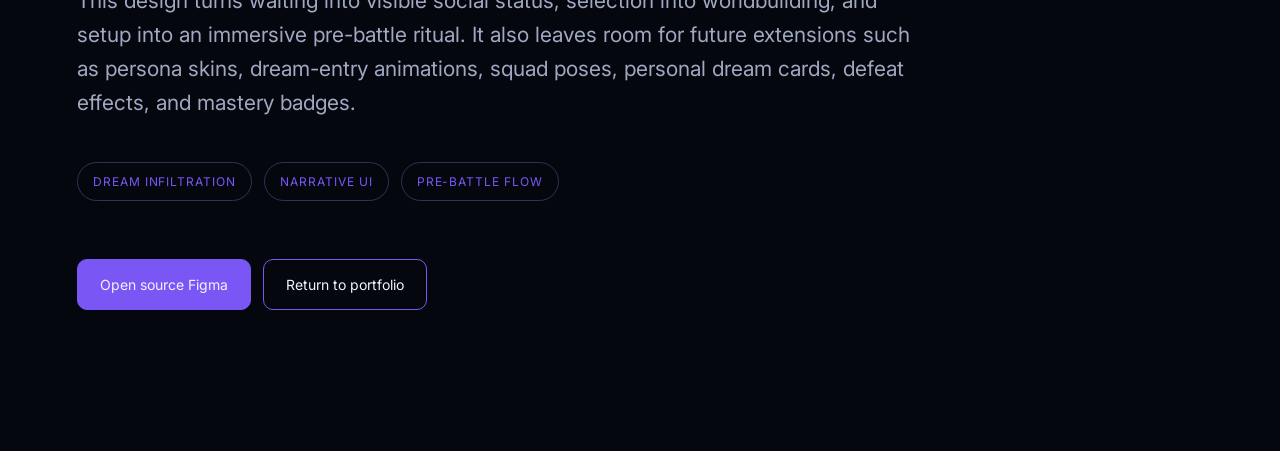
<file: personal-website 2/dream-convergence.html>
<!doctype html>
<html lang="en">
  <head>
    <meta charset="UTF-8" />
    <meta name="viewport" content="width=device-width, initial-scale=1.0" />
    <title>Dream Convergence · Junice Lin</title>
    <meta name="description" content="Dream Convergence multiplayer game interaction design case study by Yihong (Junice) Lin." />
    <link rel="preconnect" href="https://fonts.googleapis.com" />
    <link rel="preconnect" href="https://fonts.gstatic.com" crossorigin />
    <link href="https://fonts.googleapis.com/css2?family=Inter:wght@400;500;600;700;800&amp;family=Noto+Sans+SC:wght@400;500;600;700&amp;display=swap" rel="stylesheet" />
    <link rel="stylesheet" href="dream-convergence.css" />
  </head>
  <body>
    <header class="case-header">
      <a class="case-brand" href="index.html#portfolio">JUNICE LIN</a>
      <nav aria-label="Case study navigation">
        <a href="#overview">Overview</a>
        <a href="#flow">Flow</a>
        <a href="#details">Details</a>
        <a href="index.html#portfolio">Back to portfolio</a>
      </nav>
    </header>

    <main>
      <section class="case-hero" aria-labelledby="case-title">
        <div class="orb orb-one" aria-hidden="true"></div>
        <div class="orb orb-two" aria-hidden="true"></div>
        <div class="case-hero-copy">
          <p class="case-kicker"><span>01</span> Interaction Design Case Study</p>
          <h1 id="case-title">DREAM<br />CONVERGENCE</h1>
          <p class="case-lede">A dream-infiltration pre-battle flow where players connect consciousness, select dream fragments, configure personas, and fall into combat together.</p>
          <dl class="case-meta">
            <div><dt>Role</dt><dd>Interaction Design</dd></div>
            <div><dt>Focus</dt><dd>Safe-house teaming · Dream fragments · Persona setup</dd></div>
            <div><dt>Designer</dt><dd>Yihong Lin</dd></div>
          </dl>
        </div>
        <figure class="hero-media">
          <video
            src="assets/portfolio/dream-convergence-demo.lite.mp4"
            poster="assets/portfolio/dream-team.webp"
            controls
            muted
            playsinline
            preload="none"
            aria-label="Dream Convergence interaction walkthrough video"
          ></video>
        </figure>
        <a class="scroll-cue" href="#overview">Explore the case <span>↓</span></a>
      </section>

      <section id="overview" class="case-section overview-section">
        <header class="section-intro">
          <p class="case-kicker"><span>02</span> Project Overview</p>
          <h2>Turning a functional pre-match sequence into the ritual of entering a dream.</h2>
          <p>Set in a future where memories can be extracted, stored, and altered, the interface reframes the pre-battle process as a dream thief operation. Teaming becomes consciousness access, map selection becomes dream-fragment selection, matching becomes synchronization, and hero setup becomes persona activation.</p>
        </header>
        <div class="principle-grid">
          <article><span>01</span><h3>From Menu to Space</h3><p>The lobby is treated as a dream safe-house, so preparation feels like entering a shared scene rather than clicking through separate menus.</p></article>
          <article><span>02</span><h3>Narrative Mapping</h3><p>Each required function is translated into a story action: access, fragment selection, synchronization, persona selection, and descent.</p></article>
          <article><span>03</span><h3>Team Clarity</h3><p>Invitation states, voice, chat, readiness, and lineup information stay visible to support fast multiplayer coordination.</p></article>
        </div>
      </section>

      <section id="flow" class="case-section flow-section">
        <header class="section-intro compact">
          <p class="case-kicker"><span>03</span> Experience Flow</p>
          <h2>Six stages guide teammates from real-world entry to final dream descent.</h2>
        </header>
        <div class="flow-layout">
          <ol class="flow-list">
            <li><span>01</span><div><h3>Real-World Entry</h3><p>Players enter the operation from the main interface and check social status.</p></div></li>
            <li><span>02</span><div><h3>Safe-House Access</h3><p>Friends connect as teammates through invitation, waiting, accepted, and declined states.</p></div></li>
            <li><span>03</span><div><h3>Dream Fragment</h3><p>Maps are presented as fragments of different dream worlds, each with distinct atmosphere.</p></div></li>
            <li><span>04</span><div><h3>Consciousness Sync</h3><p>Matching is visualized as a synchronization process between teams.</p></div></li>
            <li><span>05</span><div><h3>Persona Activation</h3><p>Players choose dream personas, skills, and equipment for the mission.</p></div></li>
            <li><span>06</span><div><h3>Fall Into Dream</h3><p>The final squad presentation confirms both lineups before battle begins.</p></div></li>
          </ol>
          <figure class="flow-board"><img loading="lazy" fetchpriority="low" decoding="async" src="assets/portfolio/dream-flow.webp" alt="Six-stage Dream Convergence experience flow" /></figure>
        </div>
      </section>

      <section id="details" class="case-section detail-section">
        <div class="detail-copy">
          <p class="case-kicker"><span>04</span> Team Formation</p>
          <h2>The team room becomes a consciousness access point.</h2>
          <p>Instead of treating grouping as a neutral friend-list action, the interface places teammates around a dream core. Invite, waiting, accepted, and declined states remain visible in the same scene, making team readiness easier to read.</p>
          <ul><li>Central seating reinforces the safe-house metaphor.</li><li>Status feedback appears where the player initiated the action.</li><li>Leader, voice, chat, and readiness controls remain continuously available.</li></ul>
        </div>
        <figure class="wide-media"><img loading="lazy" fetchpriority="low" decoding="async" src="assets/portfolio/dream-team.webp" alt="Team formation state with invited players seated around the dream core" /></figure>
      </section>

      <section class="case-section detail-section reverse">
        <div class="detail-copy">
          <p class="case-kicker"><span>05</span> Dream Worlds</p>
          <h2>Map selection is reframed as choosing a dream fragment.</h2>
          <p>Fragments, color temperature, and environmental imagery help players recognize each world quickly. The goal is to make selection emotional and spatial before it becomes tactical.</p>
          <ul><li>Visual anchors establish dream-world differences quickly.</li><li>Narrative expectation appears before numerical parameters.</li><li>Focused presentation reduces noise during group decision-making.</li></ul>
        </div>
        <figure class="wide-media"><img loading="lazy" fetchpriority="low" decoding="async" src="assets/portfolio/dream-worlds.webp" alt="Dream world selection interface with five environment fragments" /></figure>
      </section>

      <section class="case-section detail-section">
        <div class="detail-copy">
          <p class="case-kicker"><span>06</span> Combat Configuration</p>
          <h2>Hero selection becomes persona activation.</h2>
          <p>Players are not presented as generic heroes, but as dream personas with distinct roles: scout, defender, healer, attacker, burst damage, and disruption. Skills and equipment are organized around the selected persona while team status remains visible.</p>
          <ul><li>Persona, skill, and equipment decisions are separated into stable layers.</li><li>Team lineup and readiness continue throughout setup.</li><li>The final confirmation area stays stable to reduce missed actions.</li></ul>
        </div>
        <figure class="wide-media"><img loading="lazy" fetchpriority="low" decoding="async" src="assets/portfolio/dream-combat.webp" alt="Character, ability and equipment configuration interface" /></figure>
      </section>

      <section class="case-section outcome-section">
        <p class="case-kicker"><span>07</span> Takeaway</p>
        <h2>DESIGNING FOR A<br />SHARED STATE OF MIND</h2>
        <p>This design turns waiting into visible social status, selection into worldbuilding, and setup into an immersive pre-battle ritual. It also leaves room for future extensions such as persona skins, dream-entry animations, squad poses, personal dream cards, defeat effects, and mastery badges.</p>
        <div class="outcome-tags"><span>Dream Infiltration</span><span>Narrative UI</span><span>Pre-Battle Flow</span></div>
        <div class="case-actions">
          <a href="https://www.figma.com/design/XX2dD1py7MX0uiZtKedmc8/?node-id=0-1" target="_blank" rel="noreferrer">Open source Figma</a>
          <a href="index.html#portfolio">Return to portfolio</a>
        </div>
      </section>
    </main>
  </body>
</html>
</file>
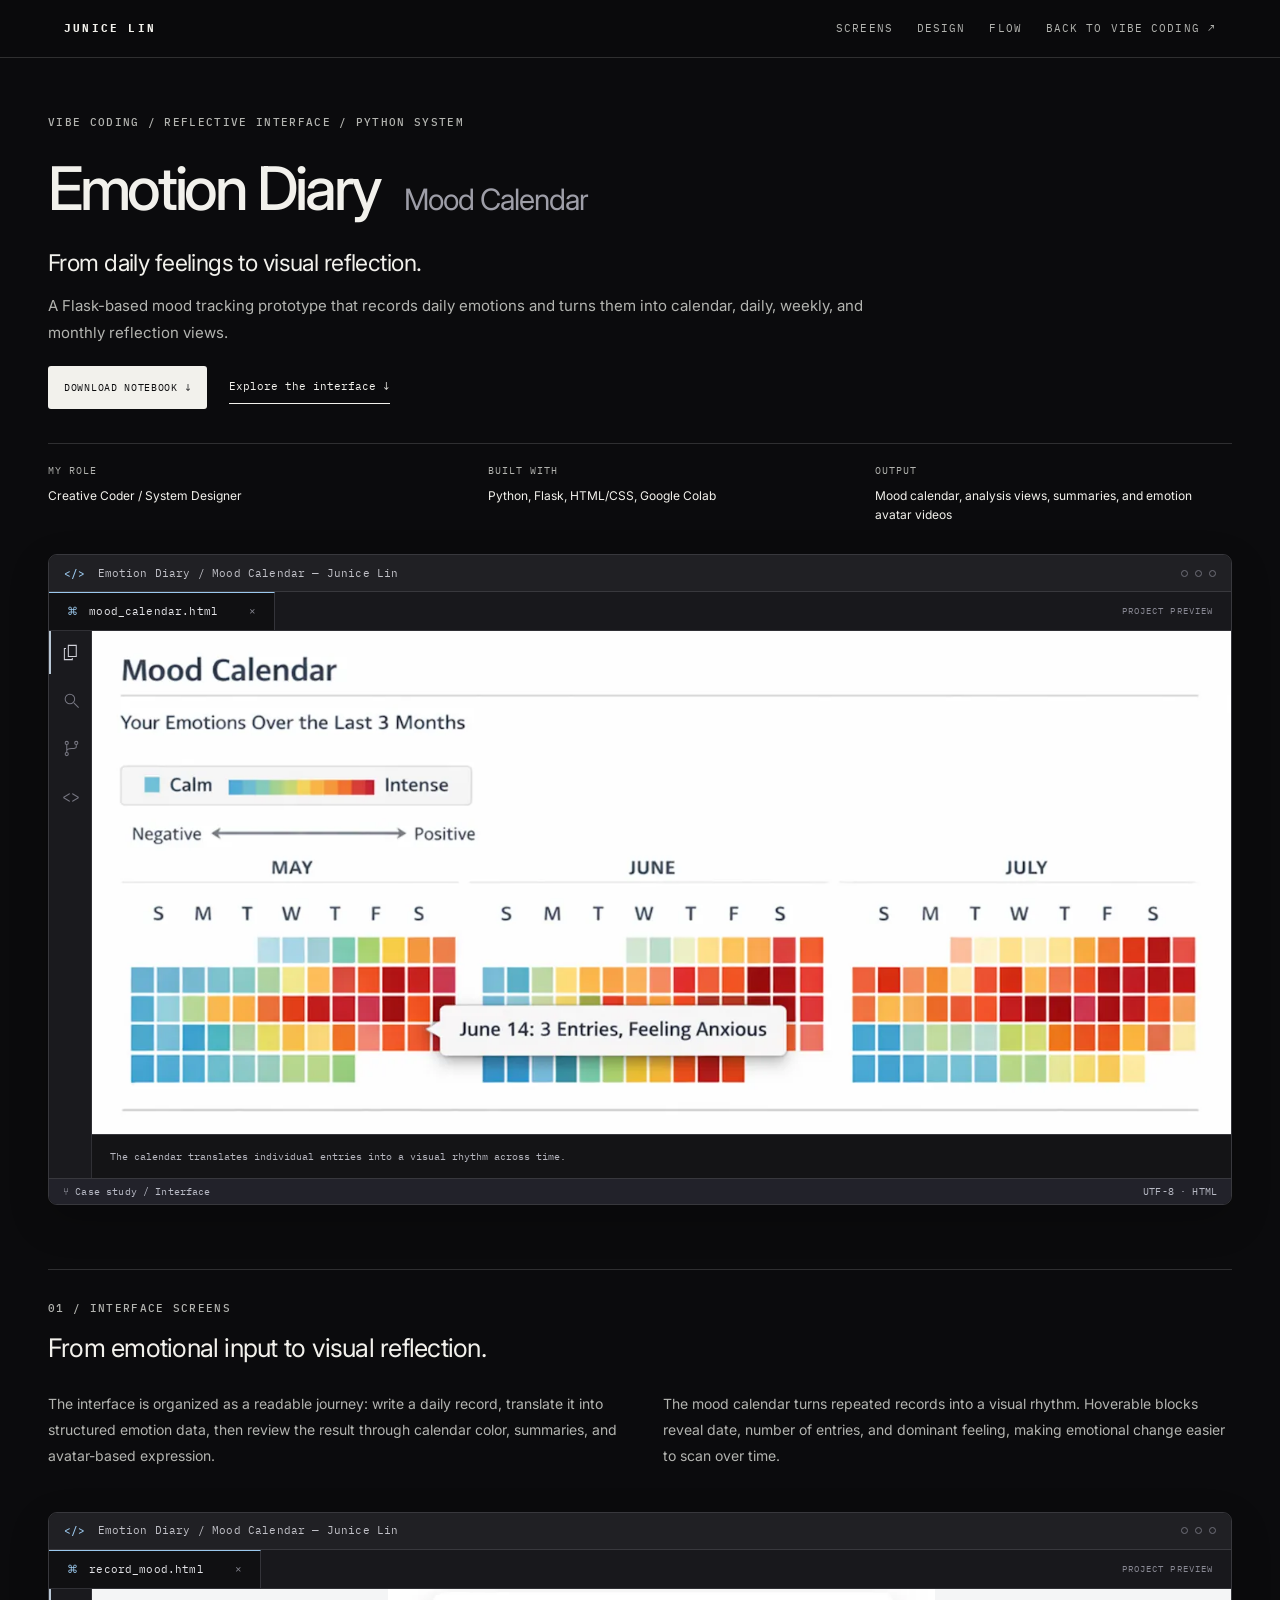
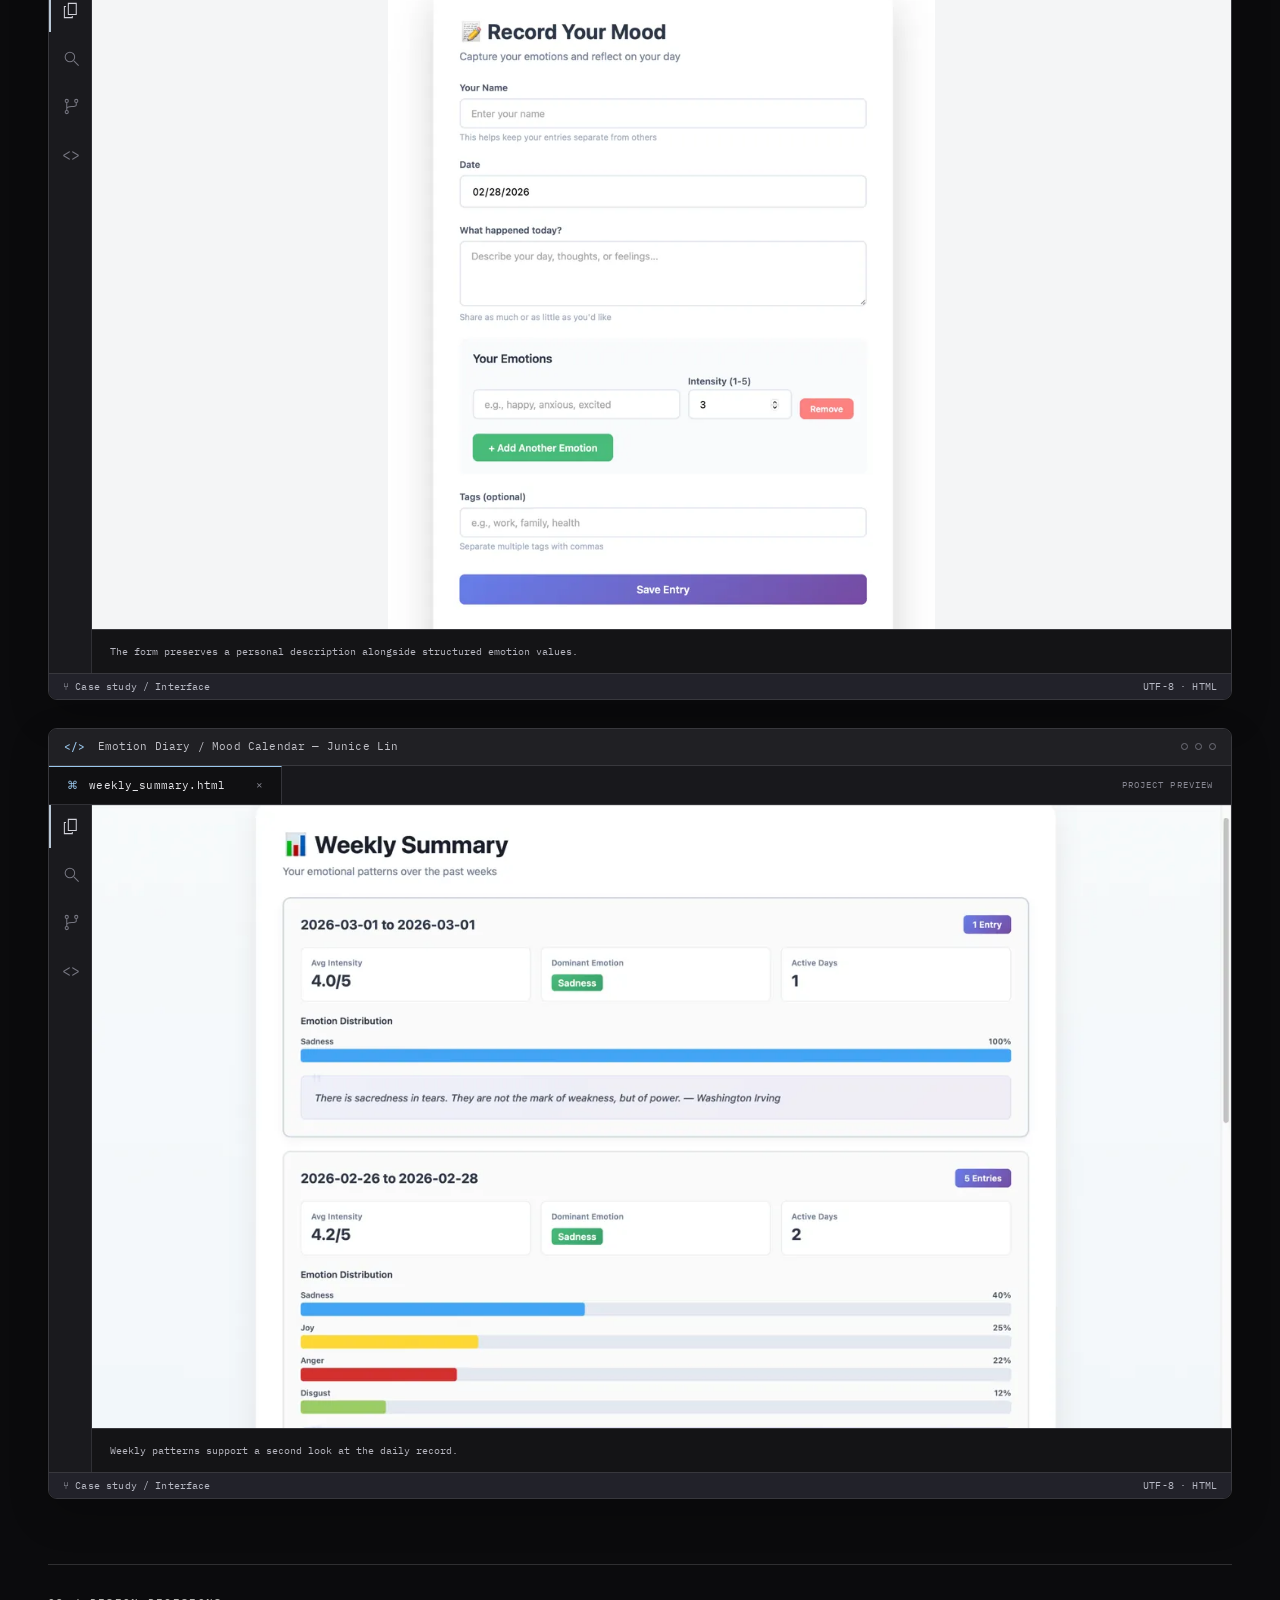
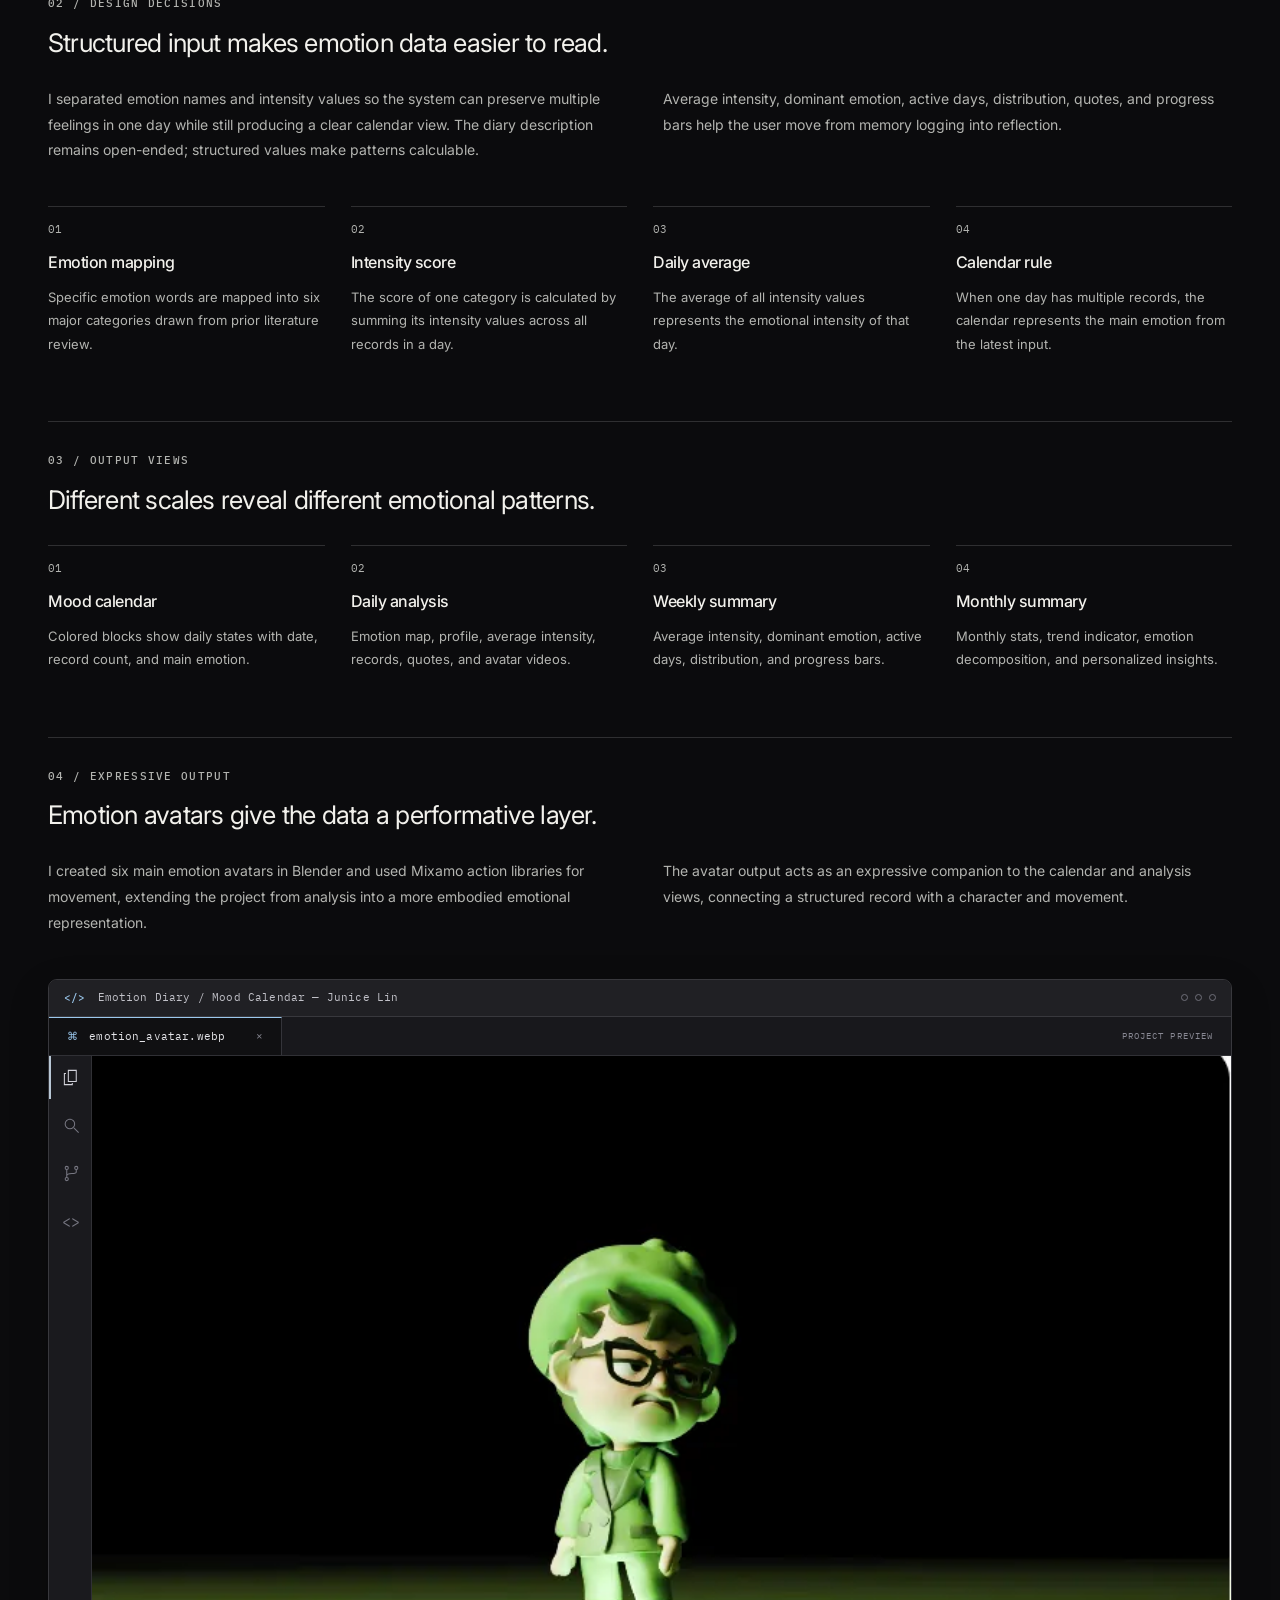
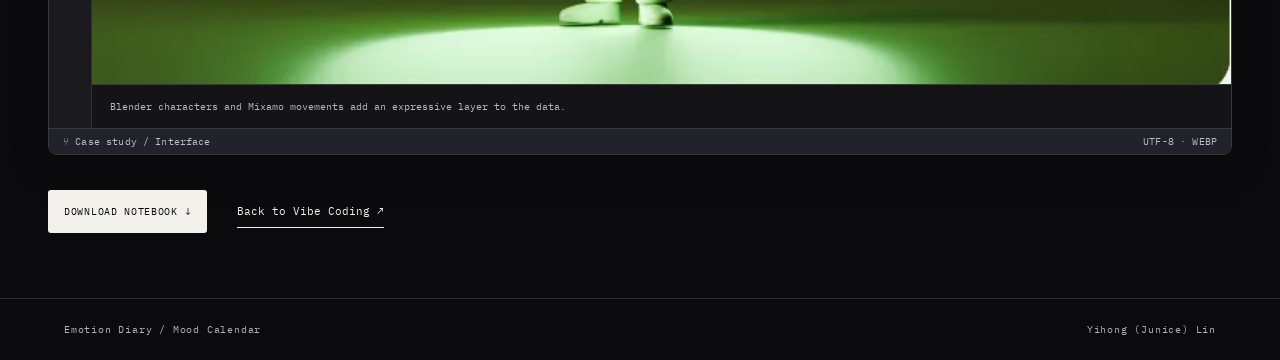
<file: personal-website 2/emotion-diary.html>
<!doctype html>
<html lang="en">
  <head>
    <meta charset="UTF-8" />
    <meta name="viewport" content="width=device-width, initial-scale=1.0" />
    <title>Emotion Diary · Junice Lin</title>
    <meta name="description" content="Emotion Diary Mood Calendar vibe coding project by Yihong Junice Lin." />
    <link rel="preconnect" href="https://fonts.googleapis.com" />
    <link rel="preconnect" href="https://fonts.gstatic.com" crossorigin />
    <link href="https://fonts.googleapis.com/css2?family=Inter:wght@400;500;600;700;800;900&amp;family=IBM+Plex+Mono:wght@400;500;600;700&amp;display=swap" rel="stylesheet" />
    <link rel="stylesheet" href="path-project.css?v=20261116" />
    <link rel="stylesheet" href="vibe-editor.css?v=20261116-editor" />
  </head>
  <body class="path-case-page vibe-detail-page">
    <header class="path-header">
      <a class="path-brand" href="index.html?category=vibe#portfolio">JUNICE LIN</a>
      <nav aria-label="Emotion Diary project navigation"><a href="#screens">Screens</a><a href="#design">Design</a><a href="#flow">Flow</a><a href="index.html?category=vibe#portfolio">Back to Vibe Coding ↗</a></nav>
    </header>
    <main class="path-main">
      <section class="path-hero" aria-labelledby="diary-title">
        <p class="path-kicker">Vibe Coding / Reflective Interface / Python System</p>
        <div class="path-hero-heading">
          <h1 id="diary-title">Emotion Diary<span>Mood Calendar</span></h1>
          <div class="path-hero-copy"><h2>From daily feelings to visual reflection.</h2><p>A Flask-based mood tracking prototype that records daily emotions and turns them into calendar, daily, weekly, and monthly reflection views.</p><div class="path-links"><a class="path-button" href="assets/portfolio/emotion-diary-colab.ipynb" download>Download Notebook ↓</a><a class="path-text-link" href="#screens">Explore the interface ↓</a></div></div>
        </div>
        <dl class="path-meta"><div><dt>My role</dt><dd>Creative Coder / System Designer</dd></div><div><dt>Built with</dt><dd>Python, Flask, HTML/CSS, Google Colab</dd></div><div><dt>Output</dt><dd>Mood calendar, analysis views, summaries, and emotion avatar videos</dd></div></dl>
        <div class="editor-window " >
      <div class="editor-titlebar"><span class="editor-mark" aria-hidden="true">&lt;/&gt;</span><span>Emotion Diary / Mood Calendar — Junice Lin</span><span class="editor-controls" aria-hidden="true"><i></i><i></i><i></i></span></div>
      <div class="editor-tabs"><span class="editor-tab"><span class="editor-file-icon" aria-hidden="true">⌘</span>mood_calendar.html<span class="editor-tab-close" aria-hidden="true">×</span></span><span class="editor-tab-label">PROJECT PREVIEW</span></div>
      <div class="editor-workarea">
        <div class="editor-activity" aria-hidden="true"><span class="editor-activity-selected"><svg viewBox="0 0 24 24"><path d="M8 3h10v14H8zM5 7H3v14h10v-2" /></svg></span><span><svg viewBox="0 0 24 24"><circle cx="10" cy="10" r="6"/><path d="m15 15 6 6"/></svg></span><span><svg viewBox="0 0 24 24"><circle cx="6" cy="5" r="2"/><circle cx="6" cy="19" r="2"/><circle cx="18" cy="5" r="2"/><path d="M6 7v10M18 7v3c0 4-12 0-12 5"/></svg></span><span class="editor-activity-code">&lt;&gt;</span></div>
        <div class="editor-content"><figure class="path-screen"><img src="assets/portfolio/emotion-diary-screens/image1.webp" alt="Mood calendar showing daily emotion colors and a date-by-date view" fetchpriority="high" /><figcaption>The calendar translates individual entries into a visual rhythm across time.</figcaption></figure></div>
      </div>
      <div class="editor-status"><span><span aria-hidden="true">⑂</span> Case study / Interface</span><span>UTF-8 <span class="editor-status-format"> · HTML</span></span></div>
    </div>
      </section>
      <section id="screens" class="path-section" aria-labelledby="screens-heading">
        <div class="path-section-heading"><span class="path-kicker">01 / Interface Screens</span><h2 id="screens-heading">From emotional input to visual reflection.</h2></div>
        <div class="path-reading-columns"><p>The interface is organized as a readable journey: write a daily record, translate it into structured emotion data, then review the result through calendar color, summaries, and avatar-based expression.</p><p>The mood calendar turns repeated records into a visual rhythm. Hoverable blocks reveal date, number of entries, and dominant feeling, making emotional change easier to scan over time.</p></div>
        <div class="editor-screen-stack"><div class="editor-window " >
      <div class="editor-titlebar"><span class="editor-mark" aria-hidden="true">&lt;/&gt;</span><span>Emotion Diary / Mood Calendar — Junice Lin</span><span class="editor-controls" aria-hidden="true"><i></i><i></i><i></i></span></div>
      <div class="editor-tabs"><span class="editor-tab"><span class="editor-file-icon" aria-hidden="true">⌘</span>record_mood.html<span class="editor-tab-close" aria-hidden="true">×</span></span><span class="editor-tab-label">PROJECT PREVIEW</span></div>
      <div class="editor-workarea">
        <div class="editor-activity" aria-hidden="true"><span class="editor-activity-selected"><svg viewBox="0 0 24 24"><path d="M8 3h10v14H8zM5 7H3v14h10v-2" /></svg></span><span><svg viewBox="0 0 24 24"><circle cx="10" cy="10" r="6"/><path d="m15 15 6 6"/></svg></span><span><svg viewBox="0 0 24 24"><circle cx="6" cy="5" r="2"/><circle cx="6" cy="19" r="2"/><circle cx="18" cy="5" r="2"/><path d="M6 7v10M18 7v3c0 4-12 0-12 5"/></svg></span><span class="editor-activity-code">&lt;&gt;</span></div>
        <div class="editor-content"><figure class="path-screen"><img src="assets/portfolio/emotion-diary-screens/image5.webp" alt="Record Your Mood form with separate text and emotion intensity fields" loading="lazy" decoding="async" /><figcaption>The form preserves a personal description alongside structured emotion values.</figcaption></figure></div>
      </div>
      <div class="editor-status"><span><span aria-hidden="true">⑂</span> Case study / Interface</span><span>UTF-8 <span class="editor-status-format"> · HTML</span></span></div>
    </div><div class="editor-window " >
      <div class="editor-titlebar"><span class="editor-mark" aria-hidden="true">&lt;/&gt;</span><span>Emotion Diary / Mood Calendar — Junice Lin</span><span class="editor-controls" aria-hidden="true"><i></i><i></i><i></i></span></div>
      <div class="editor-tabs"><span class="editor-tab"><span class="editor-file-icon" aria-hidden="true">⌘</span>weekly_summary.html<span class="editor-tab-close" aria-hidden="true">×</span></span><span class="editor-tab-label">PROJECT PREVIEW</span></div>
      <div class="editor-workarea">
        <div class="editor-activity" aria-hidden="true"><span class="editor-activity-selected"><svg viewBox="0 0 24 24"><path d="M8 3h10v14H8zM5 7H3v14h10v-2" /></svg></span><span><svg viewBox="0 0 24 24"><circle cx="10" cy="10" r="6"/><path d="m15 15 6 6"/></svg></span><span><svg viewBox="0 0 24 24"><circle cx="6" cy="5" r="2"/><circle cx="6" cy="19" r="2"/><circle cx="18" cy="5" r="2"/><path d="M6 7v10M18 7v3c0 4-12 0-12 5"/></svg></span><span class="editor-activity-code">&lt;&gt;</span></div>
        <div class="editor-content"><figure class="path-screen"><img src="assets/portfolio/emotion-diary-screens/image4.webp" alt="Weekly Summary with emotion distribution, intensity and feedback" loading="lazy" decoding="async" /><figcaption>Weekly patterns support a second look at the daily record.</figcaption></figure></div>
      </div>
      <div class="editor-status"><span><span aria-hidden="true">⑂</span> Case study / Interface</span><span>UTF-8 <span class="editor-status-format"> · HTML</span></span></div>
    </div></div>
      </section>
      <section id="design" class="path-section" aria-labelledby="design-heading">
        <div class="path-section-heading"><span class="path-kicker">02 / Design Decisions</span><h2 id="design-heading">Structured input makes emotion data easier to read.</h2></div>
        <div class="path-reading-columns"><p>I separated emotion names and intensity values so the system can preserve multiple feelings in one day while still producing a clear calendar view. The diary description remains open-ended; structured values make patterns calculable.</p><p>Average intensity, dominant emotion, active days, distribution, quotes, and progress bars help the user move from memory logging into reflection.</p></div>
        <ol class="path-steps editor-four-steps">
          <li><span>01</span><div><h3>Emotion mapping</h3><p>Specific emotion words are mapped into six major categories drawn from prior literature review.</p></div></li>
          <li><span>02</span><div><h3>Intensity score</h3><p>The score of one category is calculated by summing its intensity values across all records in a day.</p></div></li>
          <li><span>03</span><div><h3>Daily average</h3><p>The average of all intensity values represents the emotional intensity of that day.</p></div></li>
          <li><span>04</span><div><h3>Calendar rule</h3><p>When one day has multiple records, the calendar represents the main emotion from the latest input.</p></div></li>
        </ol>
      </section>
      <section id="flow" class="path-section" aria-labelledby="flow-heading">
        <div class="path-section-heading"><span class="path-kicker">03 / Output Views</span><h2 id="flow-heading">Different scales reveal different emotional patterns.</h2></div>
        <ol class="path-steps editor-four-steps">
          <li><span>01</span><div><h3>Mood calendar</h3><p>Colored blocks show daily states with date, record count, and main emotion.</p></div></li>
          <li><span>02</span><div><h3>Daily analysis</h3><p>Emotion map, profile, average intensity, records, quotes, and avatar videos.</p></div></li>
          <li><span>03</span><div><h3>Weekly summary</h3><p>Average intensity, dominant emotion, active days, distribution, and progress bars.</p></div></li>
          <li><span>04</span><div><h3>Monthly summary</h3><p>Monthly stats, trend indicator, emotion decomposition, and personalized insights.</p></div></li>
        </ol>
      </section>
      <section class="path-section" aria-labelledby="avatar-heading">
        <div class="path-section-heading"><span class="path-kicker">04 / Expressive Output</span><h2 id="avatar-heading">Emotion avatars give the data a performative layer.</h2></div>
        <div class="path-reading-columns"><p>I created six main emotion avatars in Blender and used Mixamo action libraries for movement, extending the project from analysis into a more embodied emotional representation.</p><p>The avatar output acts as an expressive companion to the calendar and analysis views, connecting a structured record with a character and movement.</p></div>
        <div class="editor-screen-stack"><div class="editor-window " >
      <div class="editor-titlebar"><span class="editor-mark" aria-hidden="true">&lt;/&gt;</span><span>Emotion Diary / Mood Calendar — Junice Lin</span><span class="editor-controls" aria-hidden="true"><i></i><i></i><i></i></span></div>
      <div class="editor-tabs"><span class="editor-tab"><span class="editor-file-icon" aria-hidden="true">⌘</span>emotion_avatar.webp<span class="editor-tab-close" aria-hidden="true">×</span></span><span class="editor-tab-label">PROJECT PREVIEW</span></div>
      <div class="editor-workarea">
        <div class="editor-activity" aria-hidden="true"><span class="editor-activity-selected"><svg viewBox="0 0 24 24"><path d="M8 3h10v14H8zM5 7H3v14h10v-2" /></svg></span><span><svg viewBox="0 0 24 24"><circle cx="10" cy="10" r="6"/><path d="m15 15 6 6"/></svg></span><span><svg viewBox="0 0 24 24"><circle cx="6" cy="5" r="2"/><circle cx="6" cy="19" r="2"/><circle cx="18" cy="5" r="2"/><path d="M6 7v10M18 7v3c0 4-12 0-12 5"/></svg></span><span class="editor-activity-code">&lt;&gt;</span></div>
        <div class="editor-content"><figure class="path-screen"><img src="assets/portfolio/emotion-diary-screens/image2.webp" alt="Green emotion avatar on a dark stage" loading="lazy" decoding="async" /><figcaption>Blender characters and Mixamo movements add an expressive layer to the data.</figcaption></figure></div>
      </div>
      <div class="editor-status"><span><span aria-hidden="true">⑂</span> Case study / Interface</span><span>UTF-8 <span class="editor-status-format"> · WEBP</span></span></div>
    </div></div>
        <div class="path-end-links"><a class="path-button" href="assets/portfolio/emotion-diary-colab.ipynb" download>Download Notebook ↓</a><a class="path-text-link" href="index.html?category=vibe#portfolio">Back to Vibe Coding ↗</a></div>
      </section>
    </main>
    <footer class="path-footer"><span>Emotion Diary / Mood Calendar</span><span>Yihong (Junice) Lin</span></footer>
  </body>
</html>
</file>
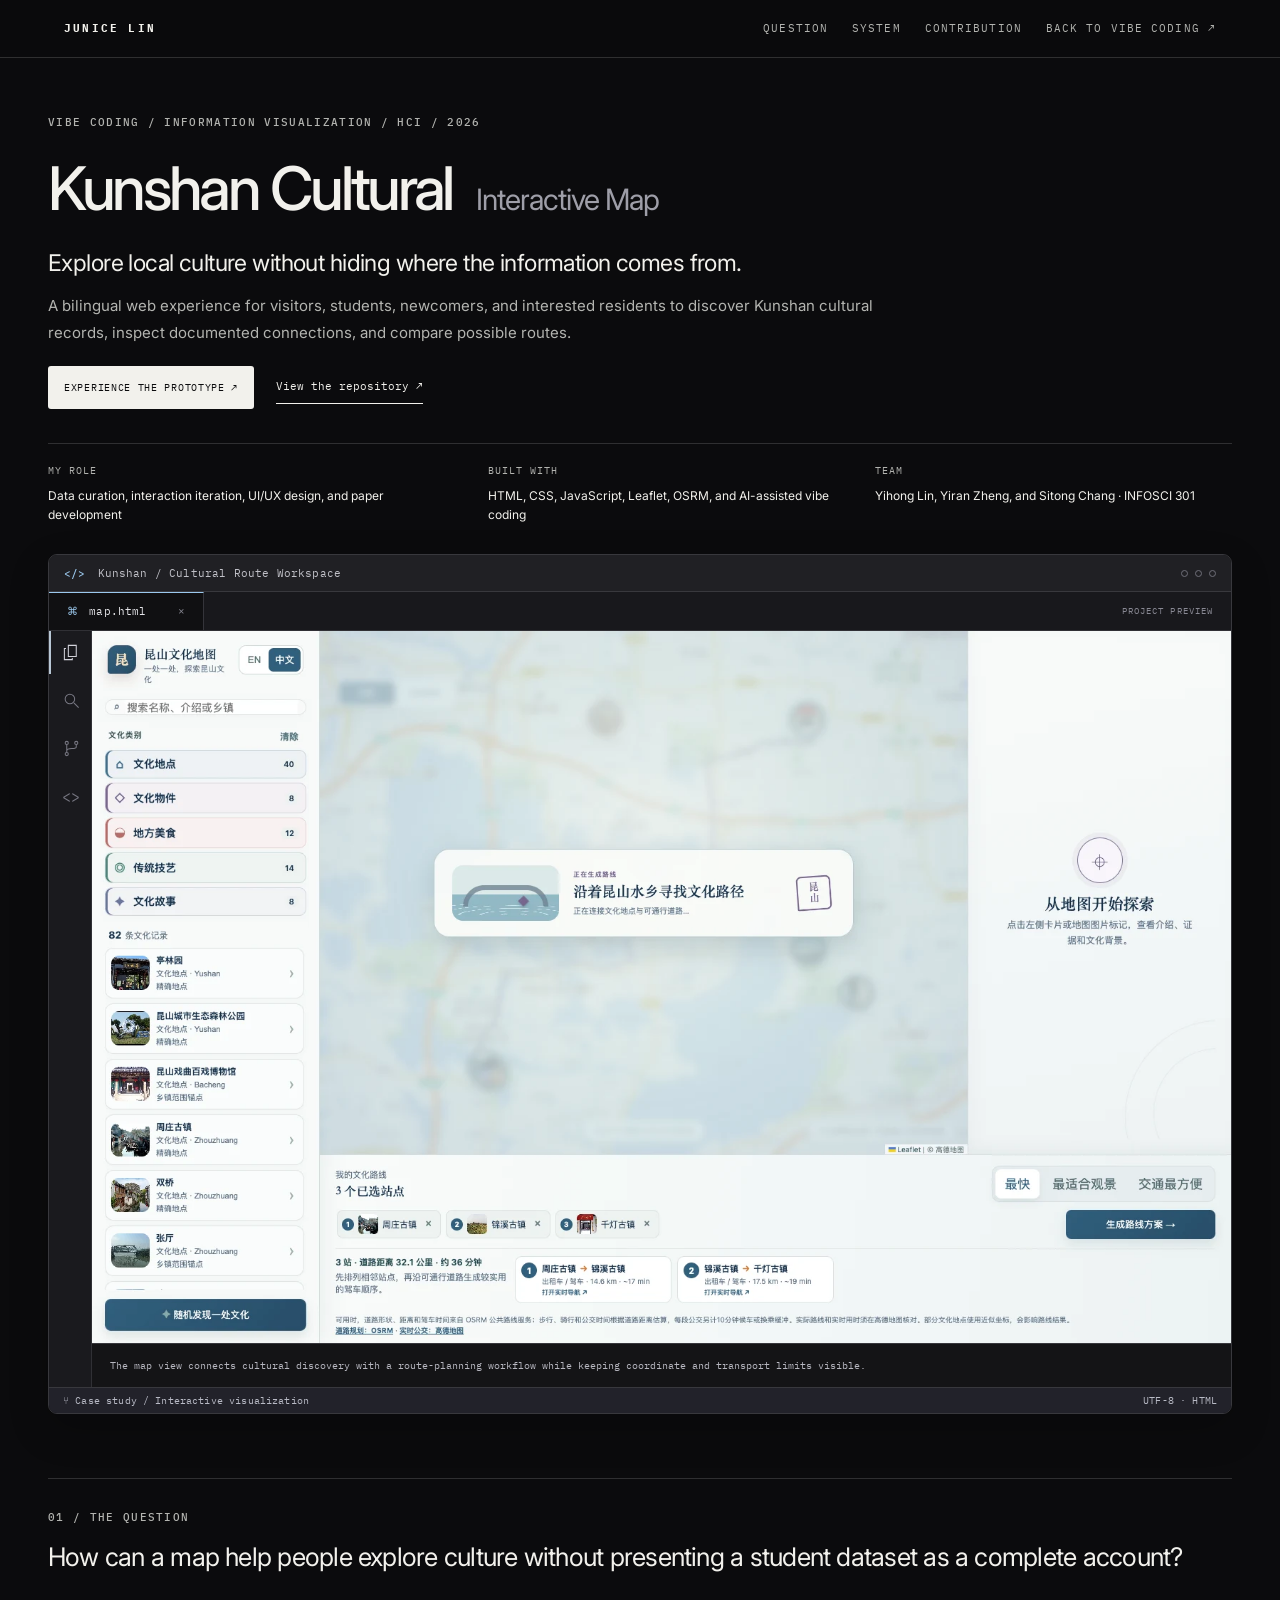
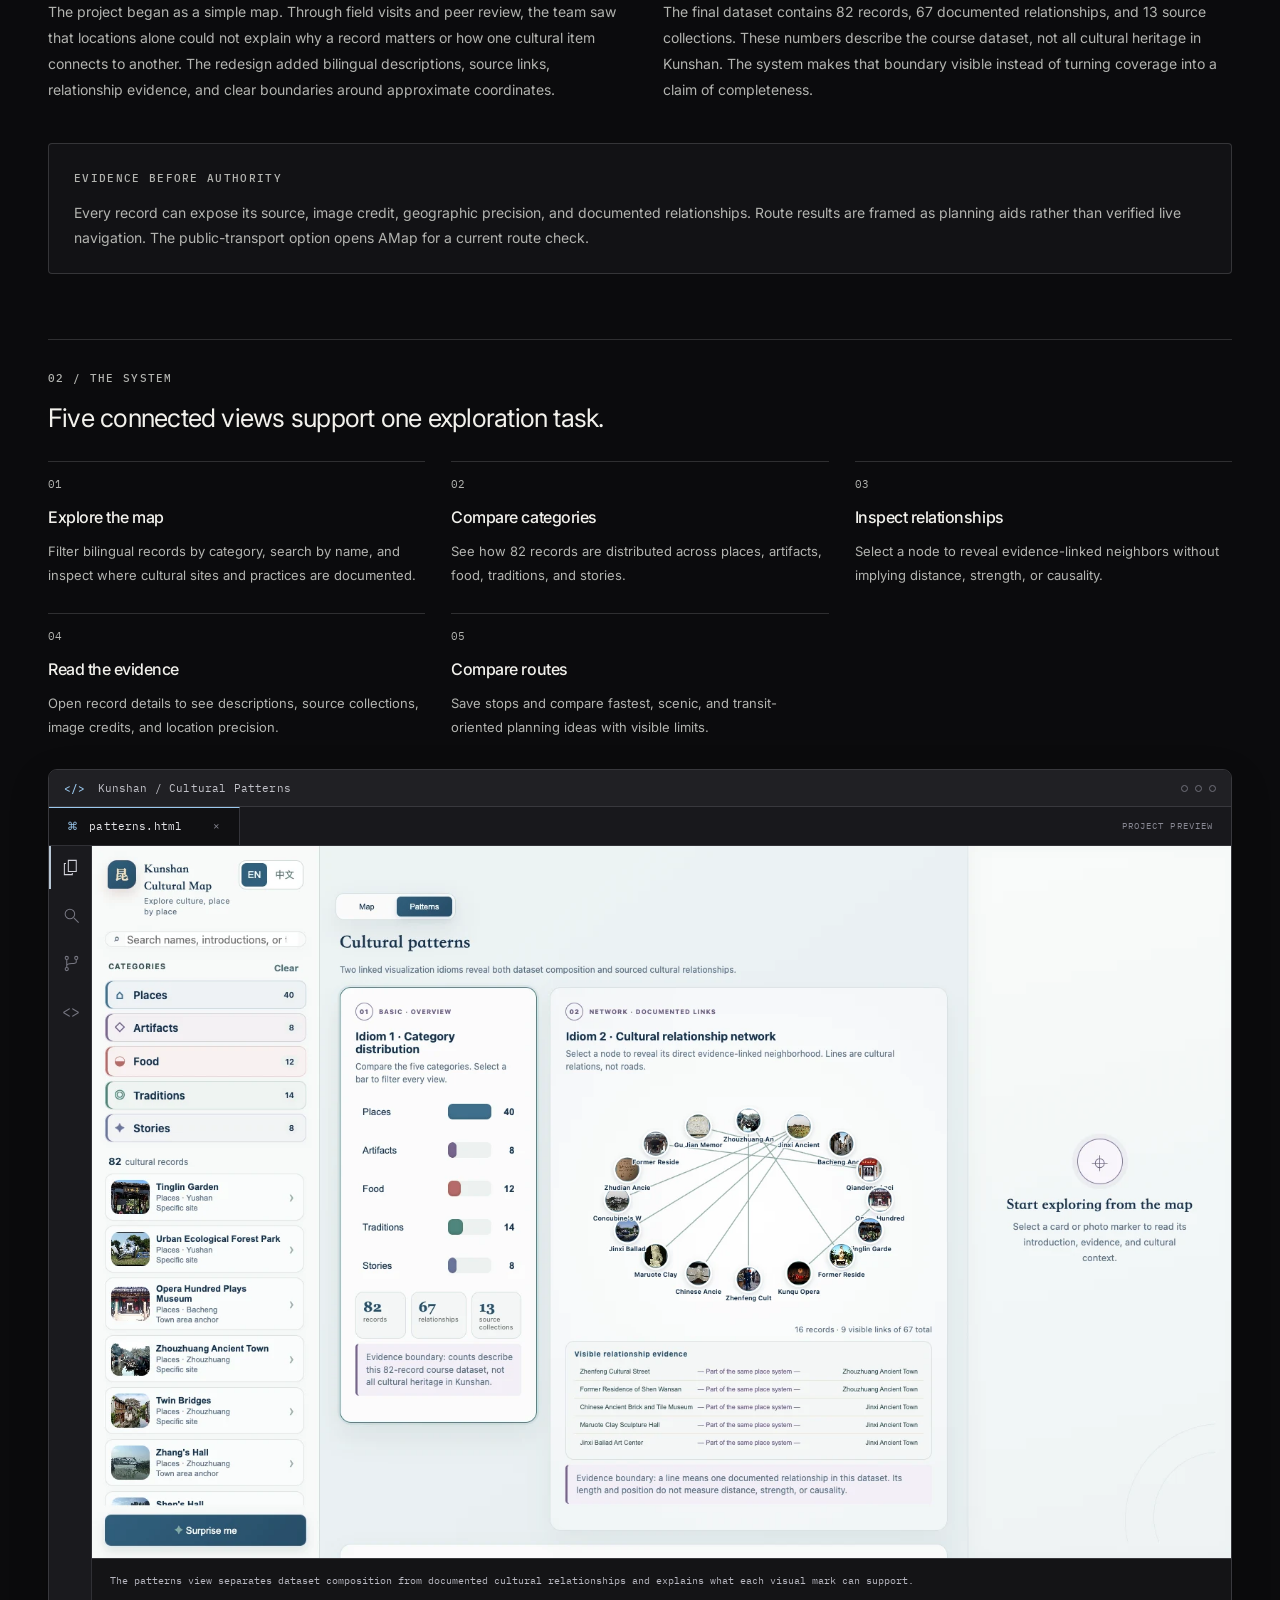
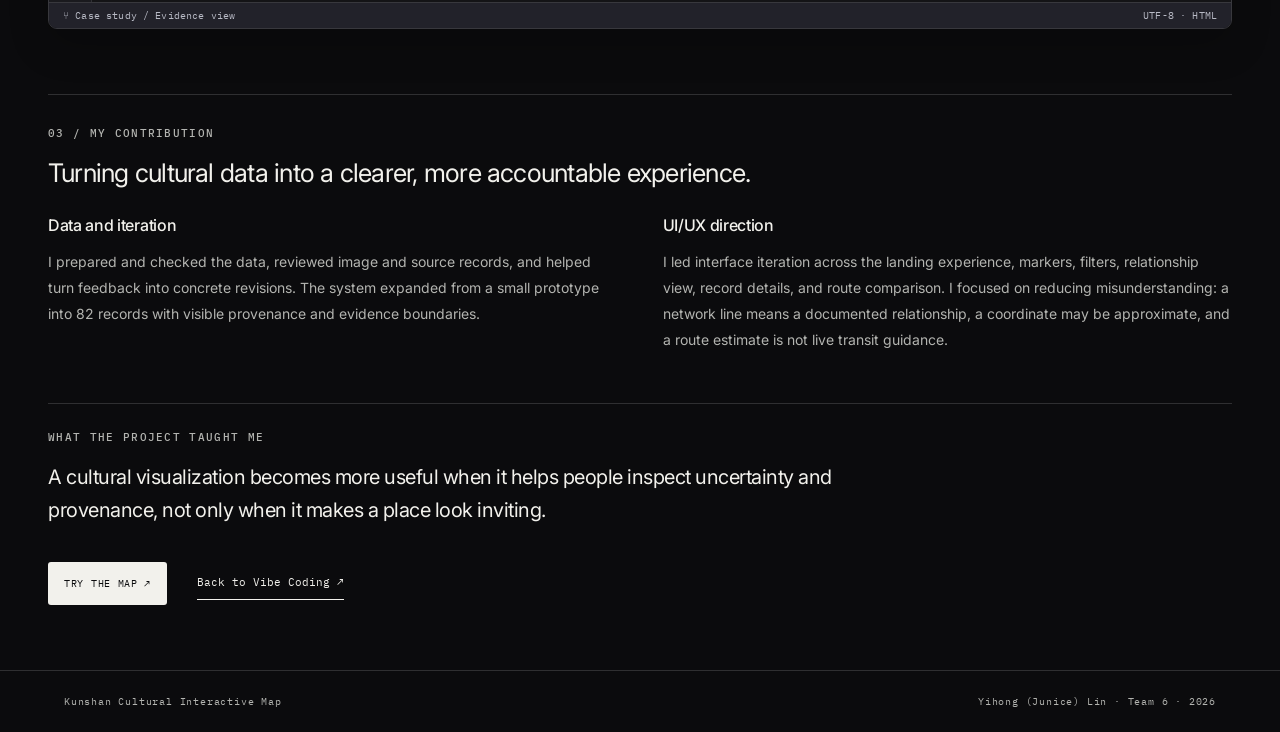
<file: personal-website 2/kunshan-cultural-map.html>
<!doctype html>
<html lang="en">
  <head>
    <meta charset="UTF-8" />
    <meta name="viewport" content="width=device-width, initial-scale=1.0" />
    <title>Kunshan Cultural Interactive Map · Junice Lin</title>
    <meta name="description" content="A bilingual information-visualization and HCI project connecting Kunshan cultural records, documented relationships, visible sources, and route planning." />
    <link rel="preconnect" href="https://fonts.googleapis.com" />
    <link rel="preconnect" href="https://fonts.gstatic.com" crossorigin />
    <link href="https://fonts.googleapis.com/css2?family=Inter:wght@400;500;600;700;800;900&amp;family=IBM+Plex+Mono:wght@400;500;600;700&amp;display=swap" rel="stylesheet" />
    <link rel="stylesheet" href="path-project.css?v=20261116" />
    <link rel="stylesheet" href="vibe-editor.css?v=20261116-editor" />
  </head>
  <body class="path-case-page vibe-detail-page">
    <header class="path-header">
      <a class="path-brand" href="index.html?category=vibe#portfolio">JUNICE LIN</a>
      <nav aria-label="Kunshan Cultural Interactive Map project navigation">
        <a href="#question">Question</a>
        <a href="#system">System</a>
        <a href="#contribution">Contribution</a>
        <a href="index.html?category=vibe#portfolio">Back to Vibe Coding ↗</a>
      </nav>
    </header>

    <main class="path-main">
      <section class="path-hero" aria-labelledby="kunshan-title">
        <p class="path-kicker">Vibe Coding / Information Visualization / HCI / 2026</p>
        <div class="path-hero-heading">
          <h1 id="kunshan-title">Kunshan Cultural<span>Interactive Map</span></h1>
          <div class="path-hero-copy">
            <h2>Explore local culture without hiding where the information comes from.</h2>
            <p>A bilingual web experience for visitors, students, newcomers, and interested residents to discover Kunshan cultural records, inspect documented connections, and compare possible routes.</p>
            <div class="path-links">
              <a class="path-button" href="https://kunshan-cultural-interactive-map.vercel.app/" target="_blank" rel="noopener noreferrer">Experience the prototype ↗</a>
              <a class="path-text-link" href="https://github.com/YiranZheng0206/Kunshan-Cultural-Interactive-Map" target="_blank" rel="noopener noreferrer">View the repository ↗</a>
            </div>
          </div>
        </div>
        <dl class="path-meta">
          <div><dt>My role</dt><dd>Data curation, interaction iteration, UI/UX design, and paper development</dd></div>
          <div><dt>Built with</dt><dd>HTML, CSS, JavaScript, Leaflet, OSRM, and AI-assisted vibe coding</dd></div>
          <div><dt>Team</dt><dd>Yihong Lin, Yiran Zheng, and Sitong Chang · INFOSCI 301</dd></div>
        </dl>
        <div class="editor-window">
          <div class="editor-titlebar"><span class="editor-mark" aria-hidden="true">&lt;/&gt;</span><span>Kunshan / Cultural Route Workspace</span><span class="editor-controls" aria-hidden="true"><i></i><i></i><i></i></span></div>
          <div class="editor-tabs"><span class="editor-tab"><span class="editor-file-icon" aria-hidden="true">⌘</span>map.html<span class="editor-tab-close" aria-hidden="true">×</span></span><span class="editor-tab-label">PROJECT PREVIEW</span></div>
          <div class="editor-workarea">
            <div class="editor-activity" aria-hidden="true"><span class="editor-activity-selected"><svg viewBox="0 0 24 24"><path d="M8 3h10v14H8zM5 7H3v14h10v-2" /></svg></span><span><svg viewBox="0 0 24 24"><circle cx="10" cy="10" r="6"/><path d="m15 15 6 6"/></svg></span><span><svg viewBox="0 0 24 24"><circle cx="6" cy="5" r="2"/><circle cx="6" cy="19" r="2"/><circle cx="18" cy="5" r="2"/><path d="M6 7v10M18 7v3c0 4-12 0-12 5"/></svg></span><span class="editor-activity-code">&lt;&gt;</span></div>
            <div class="editor-content"><figure class="path-screen path-hero-screen">
              <img src="assets/portfolio/kunshan-map/map-route.webp" width="1600" height="1000" alt="Kunshan Cultural Interactive Map showing bilingual filters, cultural records, map markers, and three route modes" fetchpriority="high" />
              <figcaption>The map view connects cultural discovery with a route-planning workflow while keeping coordinate and transport limits visible.</figcaption>
            </figure></div>
          </div>
          <div class="editor-status"><span><span aria-hidden="true">⑂</span> Case study / Interactive visualization</span><span>UTF-8 <span class="editor-status-format"> · HTML</span></span></div>
        </div>
      </section>

      <section id="question" class="path-section" aria-labelledby="question-heading">
        <div class="path-section-heading"><span class="path-kicker">01 / The question</span><h2 id="question-heading">How can a map help people explore culture without presenting a student dataset as a complete account?</h2></div>
        <div class="path-reading-columns">
          <p>The project began as a simple map. Through field visits and peer review, the team saw that locations alone could not explain why a record matters or how one cultural item connects to another. The redesign added bilingual descriptions, source links, relationship evidence, and clear boundaries around approximate coordinates.</p>
          <p>The final dataset contains 82 records, 67 documented relationships, and 13 source collections. These numbers describe the course dataset, not all cultural heritage in Kunshan. The system makes that boundary visible instead of turning coverage into a claim of completeness.</p>
        </div>
        <div class="path-pivot">
          <span class="path-kicker">Evidence before authority</span>
          <p>Every record can expose its source, image credit, geographic precision, and documented relationships. Route results are framed as planning aids rather than verified live navigation. The public-transport option opens AMap for a current route check.</p>
        </div>
      </section>

      <section id="system" class="path-section" aria-labelledby="system-heading">
        <div class="path-section-heading"><span class="path-kicker">02 / The system</span><h2 id="system-heading">Five connected views support one exploration task.</h2></div>
        <ol class="path-steps">
          <li><span>01</span><div><h3>Explore the map</h3><p>Filter bilingual records by category, search by name, and inspect where cultural sites and practices are documented.</p></div></li>
          <li><span>02</span><div><h3>Compare categories</h3><p>See how 82 records are distributed across places, artifacts, food, traditions, and stories.</p></div></li>
          <li><span>03</span><div><h3>Inspect relationships</h3><p>Select a node to reveal evidence-linked neighbors without implying distance, strength, or causality.</p></div></li>
          <li><span>04</span><div><h3>Read the evidence</h3><p>Open record details to see descriptions, source collections, image credits, and location precision.</p></div></li>
          <li><span>05</span><div><h3>Compare routes</h3><p>Save stops and compare fastest, scenic, and transit-oriented planning ideas with visible limits.</p></div></li>
        </ol>
        <div class="editor-window">
          <div class="editor-titlebar"><span class="editor-mark" aria-hidden="true">&lt;/&gt;</span><span>Kunshan / Cultural Patterns</span><span class="editor-controls" aria-hidden="true"><i></i><i></i><i></i></span></div>
          <div class="editor-tabs"><span class="editor-tab"><span class="editor-file-icon" aria-hidden="true">⌘</span>patterns.html<span class="editor-tab-close" aria-hidden="true">×</span></span><span class="editor-tab-label">PROJECT PREVIEW</span></div>
          <div class="editor-workarea">
            <div class="editor-activity" aria-hidden="true"><span class="editor-activity-selected"><svg viewBox="0 0 24 24"><path d="M8 3h10v14H8zM5 7H3v14h10v-2" /></svg></span><span><svg viewBox="0 0 24 24"><circle cx="10" cy="10" r="6"/><path d="m15 15 6 6"/></svg></span><span><svg viewBox="0 0 24 24"><circle cx="6" cy="5" r="2"/><circle cx="6" cy="19" r="2"/><circle cx="18" cy="5" r="2"/><path d="M6 7v10M18 7v3c0 4-12 0-12 5"/></svg></span><span class="editor-activity-code">&lt;&gt;</span></div>
            <div class="editor-content"><figure class="path-screen">
              <img src="assets/portfolio/kunshan-map/patterns.webp" width="1600" height="1000" alt="Cultural patterns view showing category distribution, relationship network, source-linked evidence, and evidence boundaries" loading="lazy" decoding="async" />
              <figcaption>The patterns view separates dataset composition from documented cultural relationships and explains what each visual mark can support.</figcaption>
            </figure></div>
          </div>
          <div class="editor-status"><span><span aria-hidden="true">⑂</span> Case study / Evidence view</span><span>UTF-8 <span class="editor-status-format"> · HTML</span></span></div>
        </div>
      </section>

      <section id="contribution" class="path-section" aria-labelledby="contribution-heading">
        <div class="path-section-heading"><span class="path-kicker">03 / My contribution</span><h2 id="contribution-heading">Turning cultural data into a clearer, more accountable experience.</h2></div>
        <div class="path-reading-columns">
          <div><h3>Data and iteration</h3><p>I prepared and checked the data, reviewed image and source records, and helped turn feedback into concrete revisions. The system expanded from a small prototype into 82 records with visible provenance and evidence boundaries.</p></div>
          <div><h3>UI/UX direction</h3><p>I led interface iteration across the landing experience, markers, filters, relationship view, record details, and route comparison. I focused on reducing misunderstanding: a network line means a documented relationship, a coordinate may be approximate, and a route estimate is not live transit guidance.</p></div>
        </div>
        <div class="path-takeaway"><p class="path-kicker">What the project taught me</p><p>A cultural visualization becomes more useful when it helps people inspect uncertainty and provenance, not only when it makes a place look inviting.</p></div>
        <div class="path-end-links"><a class="path-button" href="https://kunshan-cultural-interactive-map.vercel.app/" target="_blank" rel="noopener noreferrer">Try the map ↗</a><a class="path-text-link" href="index.html?category=vibe#portfolio">Back to Vibe Coding ↗</a></div>
      </section>
    </main>
    <footer class="path-footer"><span>Kunshan Cultural Interactive Map</span><span>Yihong (Junice) Lin · Team 6 · 2026</span></footer>
  </body>
</html>
</file>
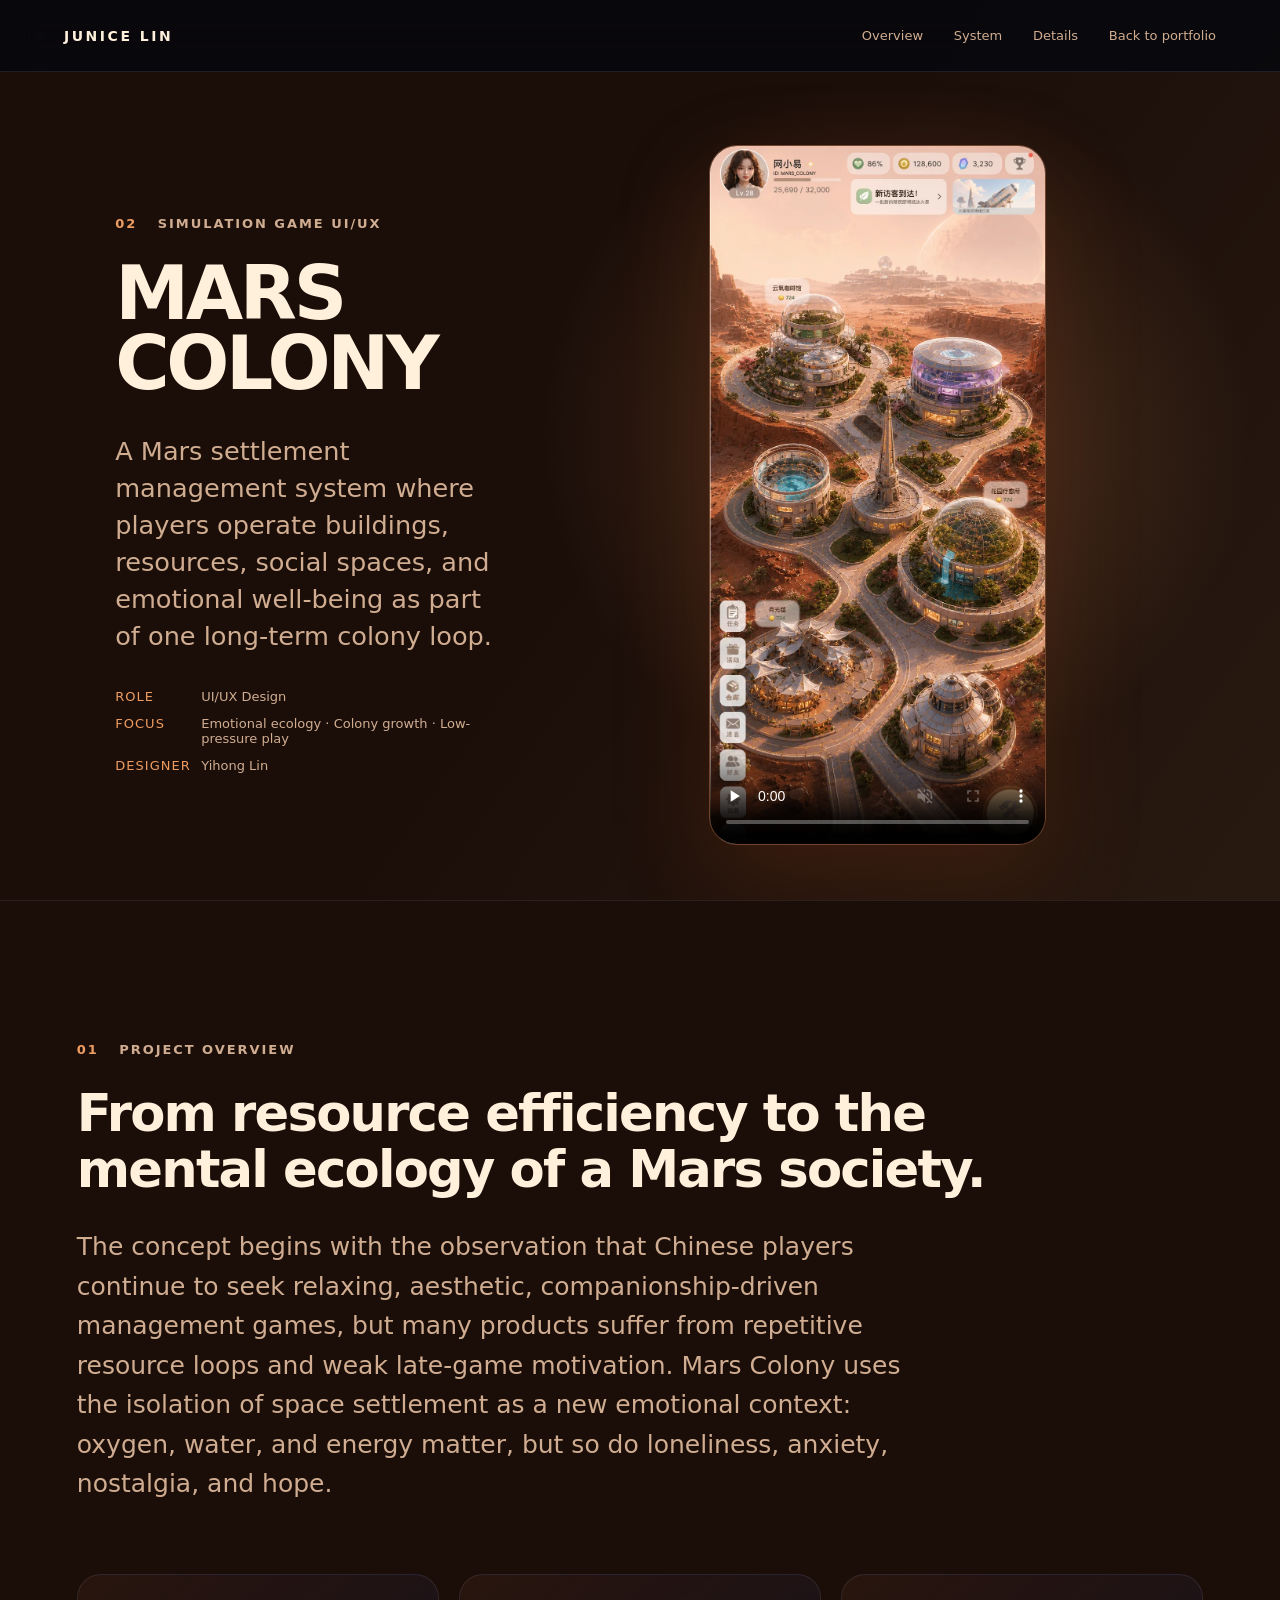
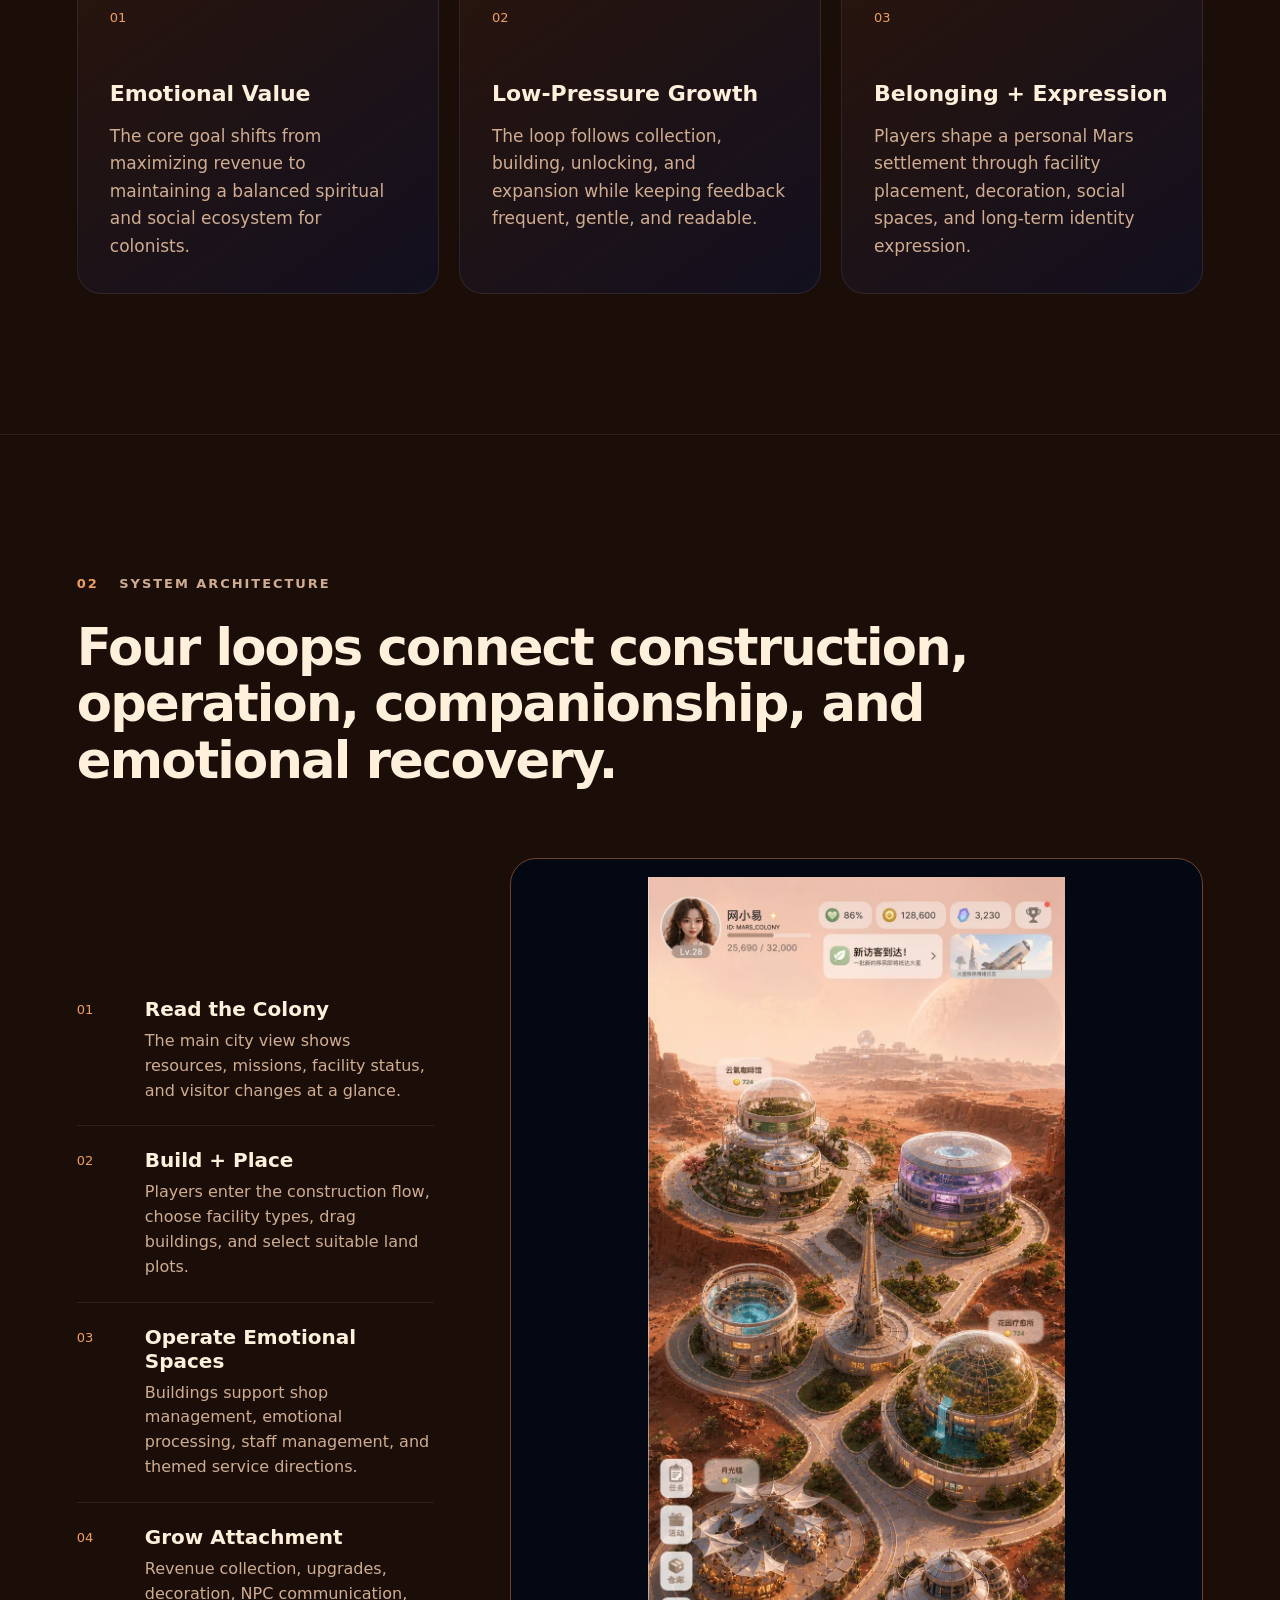
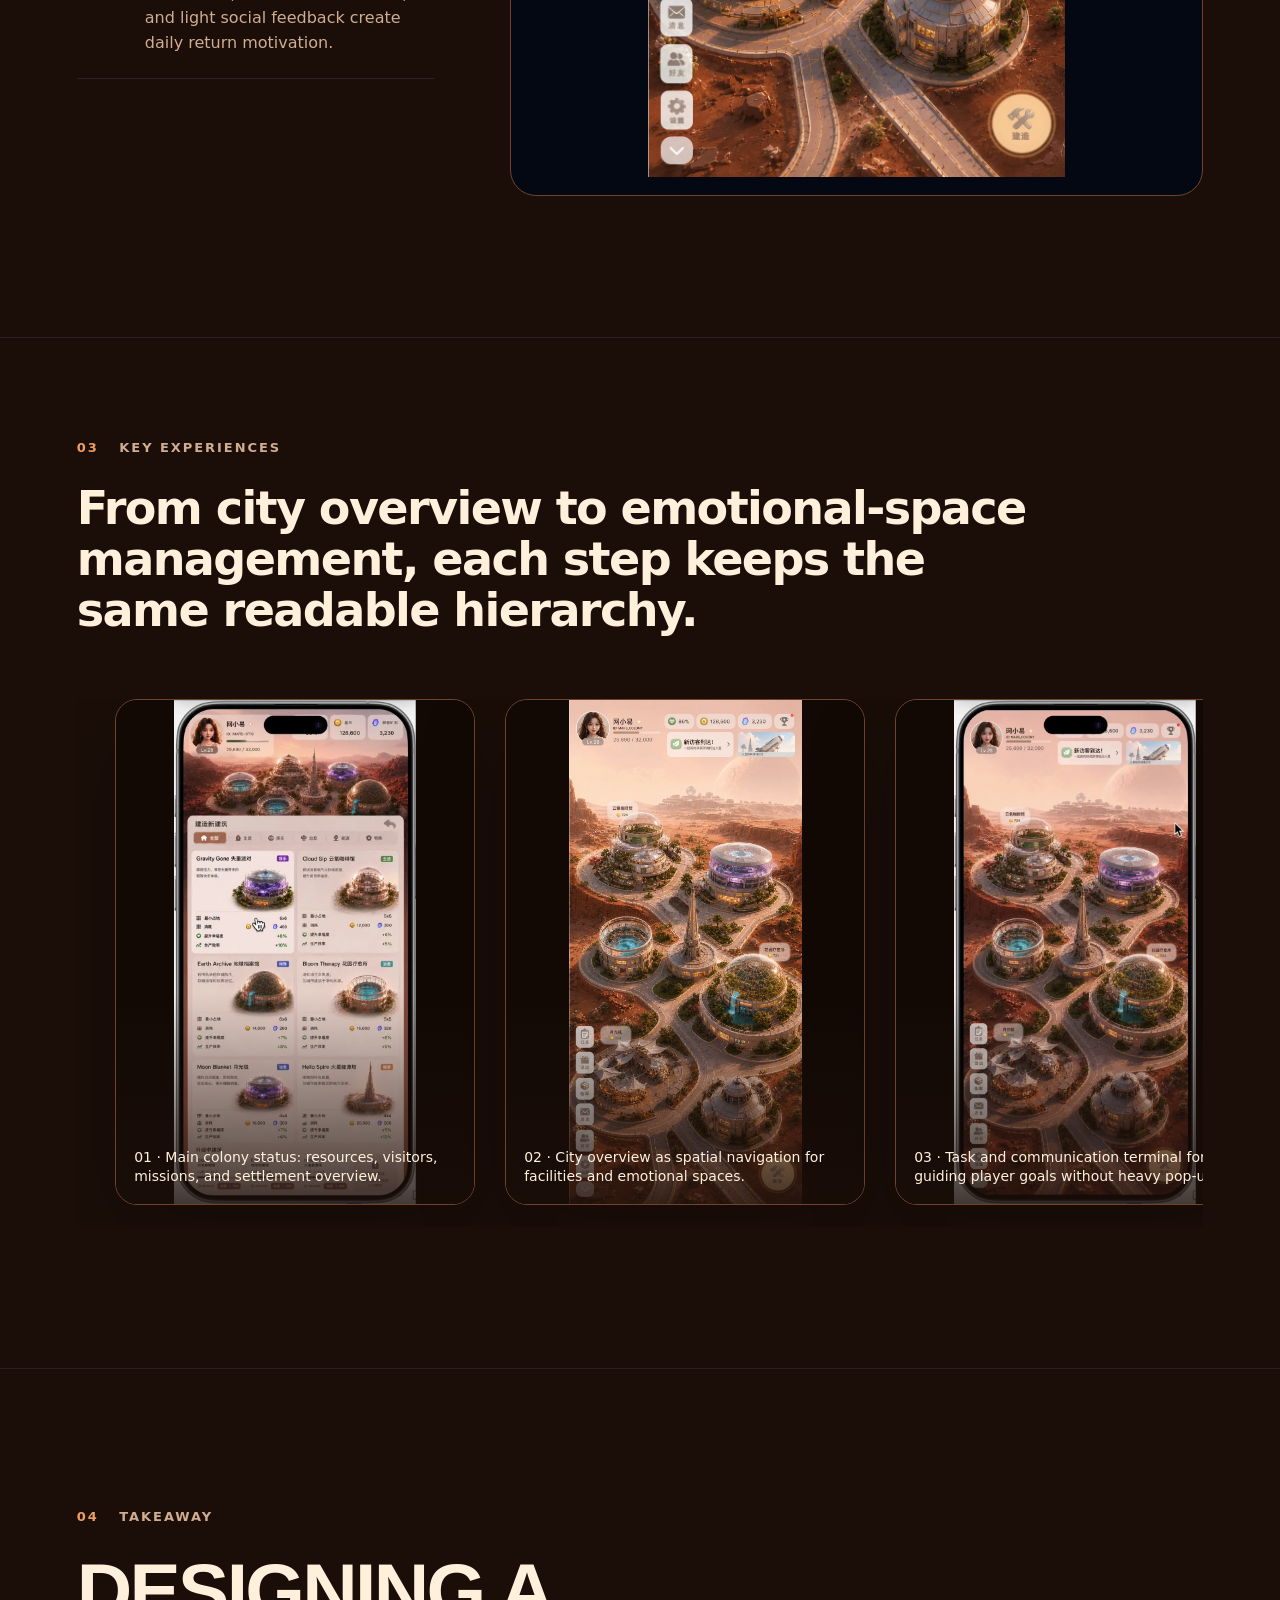
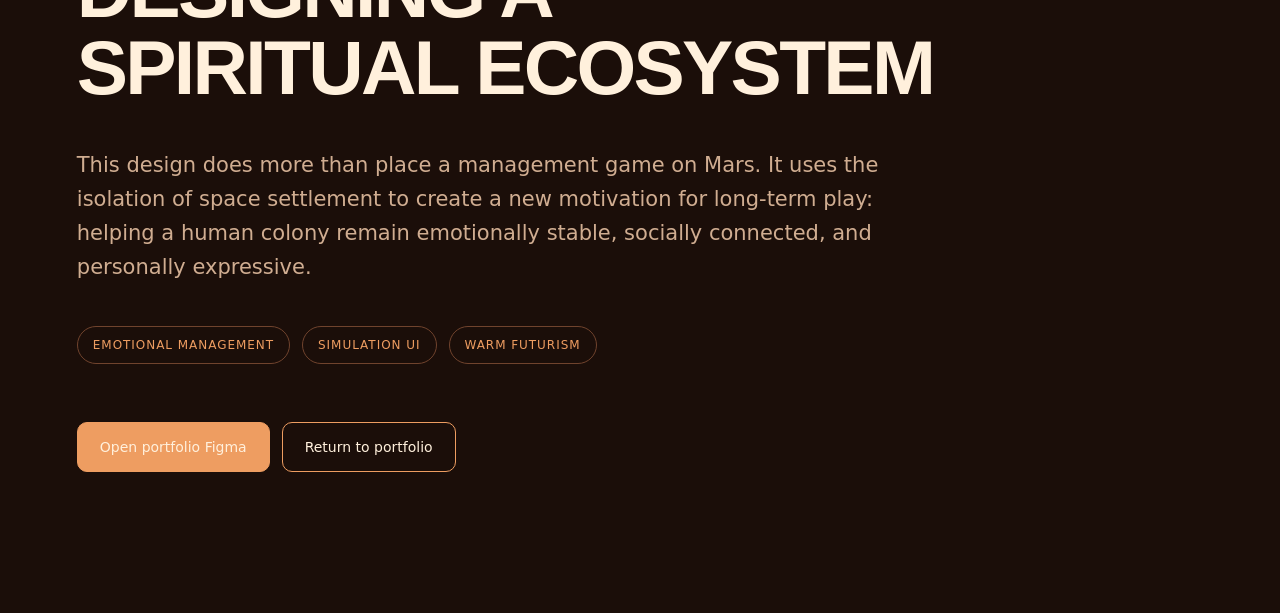
<file: personal-website 2/mars-colony.html>
<!doctype html>
<html lang="en">
  <head>
    <meta charset="UTF-8" />
    <meta name="viewport" content="width=device-width, initial-scale=1.0" />
    <title>Mars Colony · Junice Lin</title>
    <meta name="description" content="Mars Colony simulation game UI/UX case study by Yihong Lin." />
    <link rel="preconnect" href="https://fonts.googleapis.com" />
    <link rel="stylesheet" href="mars-colony.css" />
  </head>
  <body>
    <header class="case-header">
      <a class="case-brand" href="index.html#portfolio">JUNICE LIN</a>
      <nav aria-label="Case study navigation">
        <a href="#overview">Overview</a>
        <a href="#system">System</a>
        <a href="#details">Details</a>
        <a href="index.html#portfolio">Back to portfolio</a>
      </nav>
    </header>

    <main>
      <section class="case-hero">
        <div class="case-hero-copy">
          <p class="case-kicker"><span>02</span> Simulation Game UI/UX</p>
          <h1>MARS<br />COLONY</h1>
          <p class="case-lede">A Mars settlement management system where players operate buildings, resources, social spaces, and emotional well-being as part of one long-term colony loop.</p>
          <dl class="case-meta">
            <div><dt>Role</dt><dd>UI/UX Design</dd></div>
            <div><dt>Focus</dt><dd>Emotional ecology · Colony growth · Low-pressure play</dd></div>
            <div><dt>Designer</dt><dd>Yihong Lin</dd></div>
          </dl>
        </div>
        <figure class="hero-media">
          <video
            src="assets/portfolio/mars-colony-demo.lite.mp4"
            poster="assets/portfolio/mars-overview.webp"
            controls
            muted
            playsinline
            preload="none"
            aria-label="Mars Colony interactive interface walkthrough video"
          ></video>
        </figure>
      </section>

      <section id="overview" class="case-section overview-section">
        <header class="section-intro">
          <p class="case-kicker"><span>01</span> Project Overview</p>
          <h2>From resource efficiency to the mental ecology of a Mars society.</h2>
          <p>The concept begins with the observation that Chinese players continue to seek relaxing, aesthetic, companionship-driven management games, but many products suffer from repetitive resource loops and weak late-game motivation. Mars Colony uses the isolation of space settlement as a new emotional context: oxygen, water, and energy matter, but so do loneliness, anxiety, nostalgia, and hope.</p>
        </header>
        <div class="principle-grid">
          <article><span>01</span><h3>Emotional Value</h3><p>The core goal shifts from maximizing revenue to maintaining a balanced spiritual and social ecosystem for colonists.</p></article>
          <article><span>02</span><h3>Low-Pressure Growth</h3><p>The loop follows collection, building, unlocking, and expansion while keeping feedback frequent, gentle, and readable.</p></article>
          <article><span>03</span><h3>Belonging + Expression</h3><p>Players shape a personal Mars settlement through facility placement, decoration, social spaces, and long-term identity expression.</p></article>
        </div>
      </section>

      <section id="system" class="case-section flow-section">
        <header class="section-intro compact">
          <p class="case-kicker"><span>02</span> System Architecture</p>
          <h2>Four loops connect construction, operation, companionship, and emotional recovery.</h2>
        </header>
        <div class="flow-layout">
          <ol class="flow-list">
            <li><span>01</span><div><h3>Read the Colony</h3><p>The main city view shows resources, missions, facility status, and visitor changes at a glance.</p></div></li>
            <li><span>02</span><div><h3>Build + Place</h3><p>Players enter the construction flow, choose facility types, drag buildings, and select suitable land plots.</p></div></li>
            <li><span>03</span><div><h3>Operate Emotional Spaces</h3><p>Buildings support shop management, emotional processing, staff management, and themed service directions.</p></div></li>
            <li><span>04</span><div><h3>Grow Attachment</h3><p>Revenue collection, upgrades, decoration, NPC communication, and light social feedback create daily return motivation.</p></div></li>
          </ol>
          <figure class="flow-board">
            <img loading="lazy" fetchpriority="low" decoding="async" src="assets/portfolio/mars-overview.webp" alt="Mars Colony system overview" />
          </figure>
        </div>
      </section>

      <section id="details" class="case-section">
        <header class="section-intro">
          <p class="case-kicker"><span>03</span> Key Experiences</p>
          <h2>From city overview to emotional-space management, each step keeps the same readable hierarchy.</h2>
        </header>
        <div class="mars-gallery">
          <figure><img loading="lazy" fetchpriority="low" decoding="async" src="assets/portfolio/mars-screens/mars-screen-01.webp" alt="Mars Colony walkthrough screen 01" /><figcaption>01 · Main colony status: resources, visitors, missions, and settlement overview.</figcaption></figure>
          <figure><img loading="lazy" fetchpriority="low" decoding="async" src="assets/portfolio/mars-overview.webp" alt="Mars Colony city overview interface" /><figcaption>02 · City overview as spatial navigation for facilities and emotional spaces.</figcaption></figure>
          <figure><img loading="lazy" fetchpriority="low" decoding="async" src="assets/portfolio/mars-screens/mars-screen-02.webp" alt="Mars Colony walkthrough screen 02" /><figcaption>03 · Task and communication terminal for guiding player goals without heavy pop-ups.</figcaption></figure>
          <figure><img loading="lazy" fetchpriority="low" decoding="async" src="assets/portfolio/mars-build.webp" alt="Facility construction flow" /><figcaption>04 · Construction flow: choose facility type, plot size, and building state.</figcaption></figure>
          <figure><img loading="lazy" fetchpriority="low" decoding="async" src="assets/portfolio/mars-screens/mars-screen-03.webp" alt="Mars Colony walkthrough screen 03" /><figcaption>05 · Drag-and-place interaction with clear land selection and placement feedback.</figcaption></figure>
          <figure><img loading="lazy" fetchpriority="low" decoding="async" src="assets/portfolio/mars-screens/mars-screen-04.webp" alt="Mars Colony walkthrough screen 04" /><figcaption>06 · Operation-direction choice, connecting facility growth with player strategy.</figcaption></figure>
          <figure><img loading="lazy" fetchpriority="low" decoding="async" src="assets/portfolio/mars-character.webp" alt="Colonist character management" /><figcaption>07 · People system: identity, staff, mood, tasks, and communication.</figcaption></figure>
          <figure><img loading="lazy" fetchpriority="low" decoding="async" src="assets/portfolio/mars-screens/mars-screen-05.webp" alt="Mars Colony walkthrough screen 05" /><figcaption>08 · Emotional processing and resident interaction as special management gameplay.</figcaption></figure>
          <figure><img loading="lazy" fetchpriority="low" decoding="async" src="assets/portfolio/mars-management.webp" alt="Colony management dashboard" /><figcaption>09 · Shop management dashboard with revenue, upgrade, and service expansion loops.</figcaption></figure>
          <figure><img loading="lazy" fetchpriority="low" decoding="async" src="assets/portfolio/mars-screens/mars-screen-06.webp" alt="Mars Colony walkthrough screen 06" /><figcaption>10 · Interior decoration and shop customization support self-expression.</figcaption></figure>
          <figure><img loading="lazy" fetchpriority="low" decoding="async" src="assets/portfolio/mars-screens/mars-screen-07.webp" alt="Mars Colony walkthrough screen 07" /><figcaption>11 · Keyboard/mouse interaction review: hover states, collection bubbles, and highlighted land cards.</figcaption></figure>
          <figure><img loading="lazy" fetchpriority="low" decoding="async" src="assets/portfolio/mars-screens/mars-screen-08.webp" alt="Mars Colony walkthrough screen 08" /><figcaption>12 · Controller interaction review: directional focus states for building and land selection.</figcaption></figure>
        </div>
      </section>

      <section class="case-section outcome-section">
        <p class="case-kicker"><span>04</span> Takeaway</p>
        <h2>DESIGNING A<br />SPIRITUAL ECOSYSTEM</h2>
        <p>This design does more than place a management game on Mars. It uses the isolation of space settlement to create a new motivation for long-term play: helping a human colony remain emotionally stable, socially connected, and personally expressive.</p>
        <div class="outcome-tags"><span>Emotional Management</span><span>Simulation UI</span><span>Warm Futurism</span></div>
        <div class="case-actions">
          <a href="https://www.figma.com/design/t0SvxwO3AaVzpE6rInUGWn/?node-id=140-3" target="_blank" rel="noreferrer">Open portfolio Figma</a>
          <a href="index.html#portfolio">Return to portfolio</a>
        </div>
      </section>
    </main>
  </body>
</html>
</file>
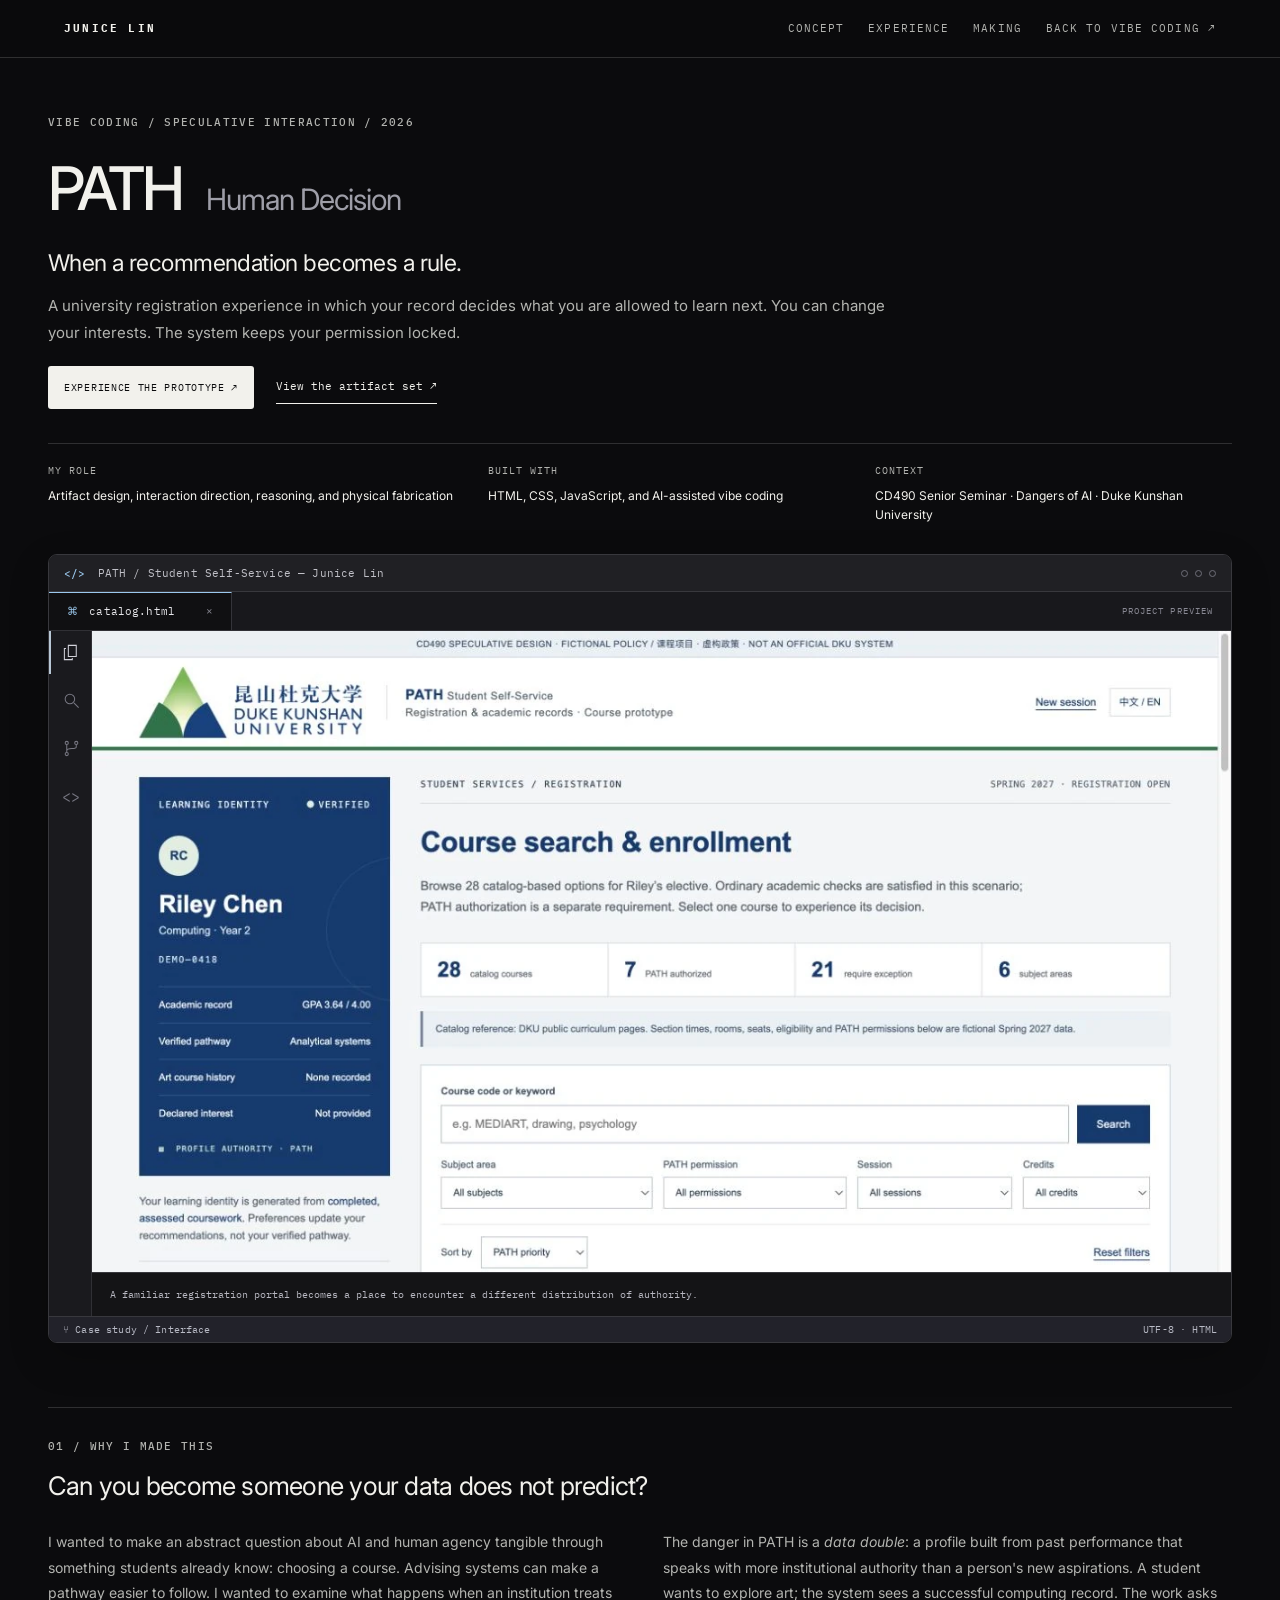
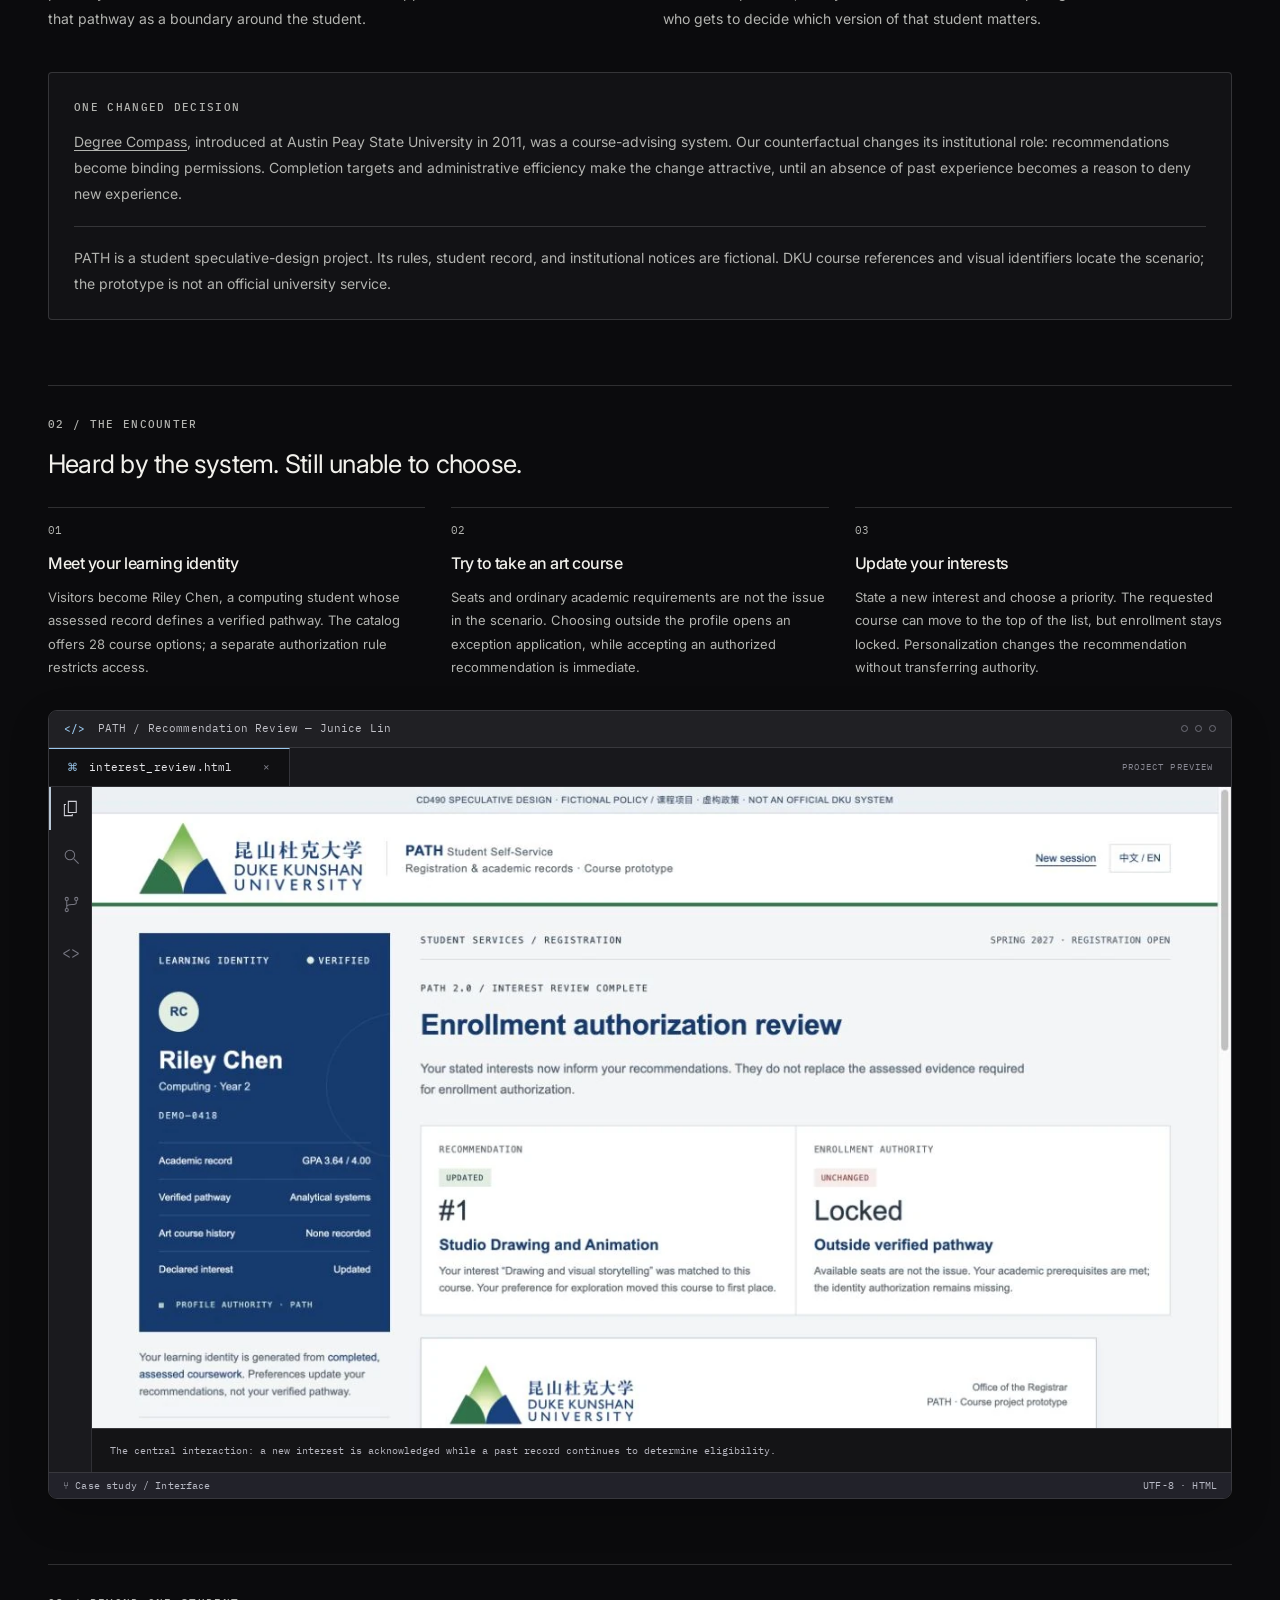
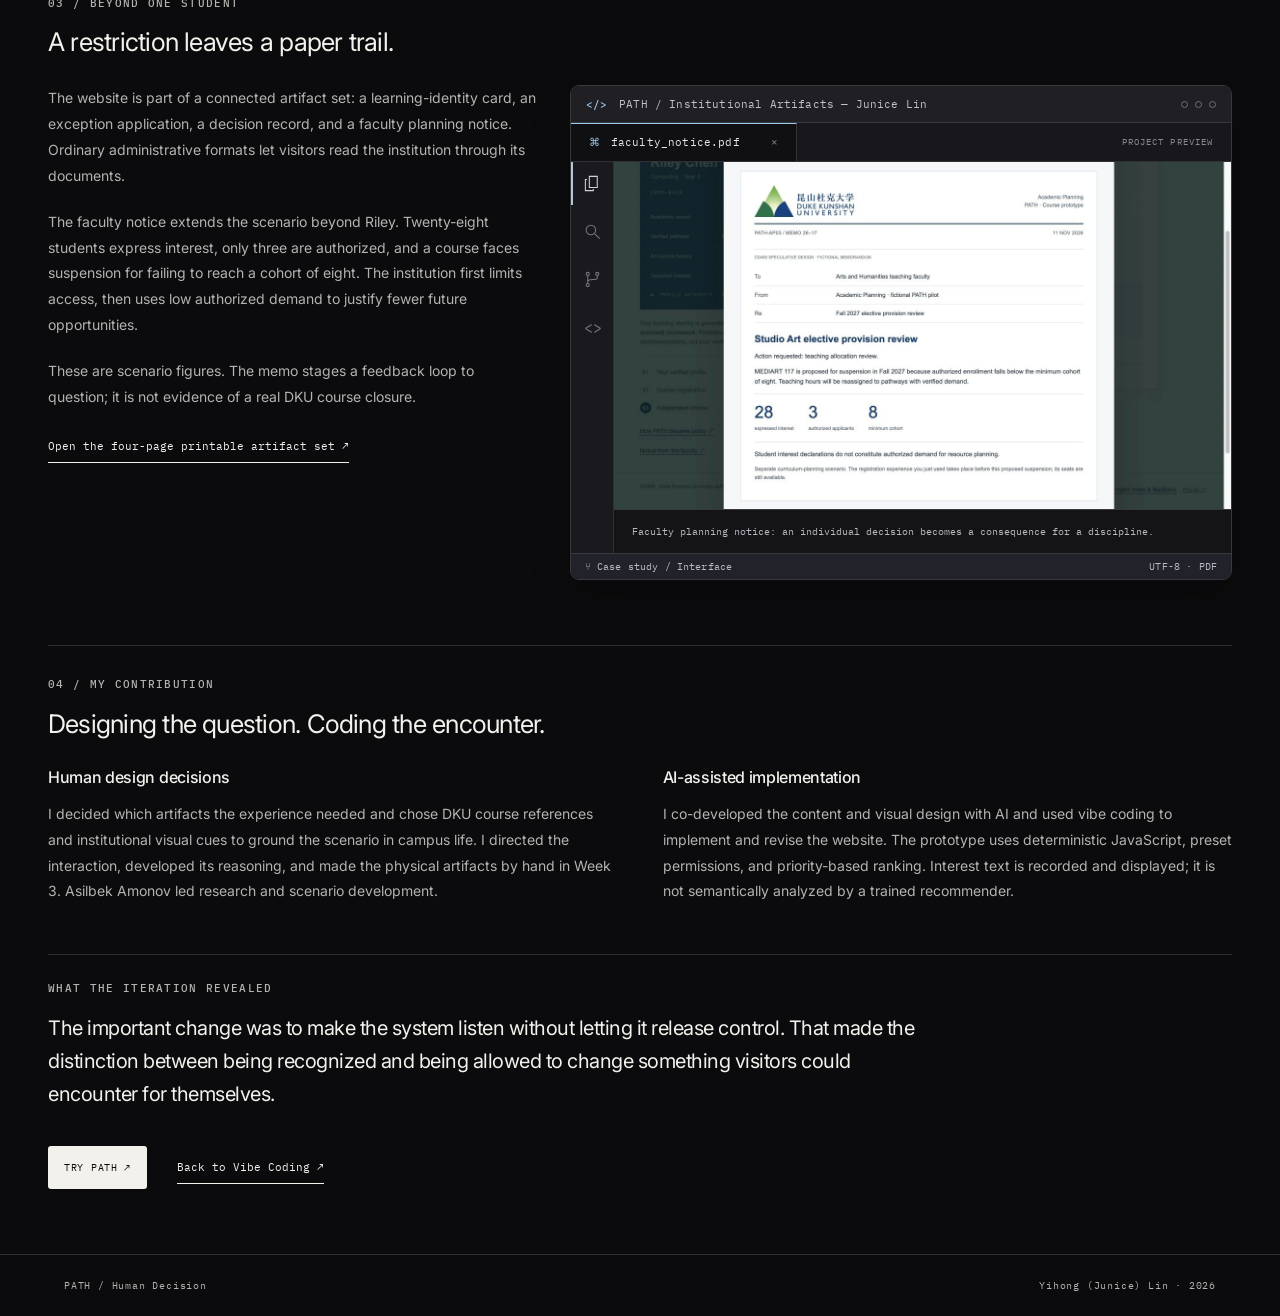
<file: personal-website 2/path-project.html>
<!doctype html>
<html lang="en">
  <head>
    <meta charset="UTF-8" />
    <meta name="viewport" content="width=device-width, initial-scale=1.0" />
    <title>PATH — Human Decision · Junice Lin</title>
    <meta name="description" content="A speculative course-registration experience by Yihong Junice Lin exploring how a student's past record can restrict future possibilities. Concept, motivation, interaction design, and AI-assisted prototyping." />
    <link rel="preconnect" href="https://fonts.googleapis.com" />
    <link rel="preconnect" href="https://fonts.gstatic.com" crossorigin />
    <link href="https://fonts.googleapis.com/css2?family=Inter:wght@400;500;600;700;800;900&amp;family=IBM+Plex+Mono:wght@400;500;600;700&amp;display=swap" rel="stylesheet" />
    <link rel="stylesheet" href="path-project.css?v=20261116" />
    <link rel="stylesheet" href="vibe-editor.css?v=20261116-editor" />
  </head>
  <body class="path-case-page vibe-detail-page">
    <header class="path-header">
      <a class="path-brand" href="index.html?category=vibe#portfolio">JUNICE LIN</a>
      <nav aria-label="PATH project navigation">
        <a href="#concept">Concept</a>
        <a href="#experience">Experience</a>
        <a href="#making">Making</a>
        <a href="index.html?category=vibe#portfolio">Back to Vibe Coding ↗</a>
      </nav>
    </header>
    <main class="path-main">
      <section class="path-hero" aria-labelledby="path-title">
        <p class="path-kicker">Vibe Coding / Speculative Interaction / 2026</p>
        <div class="path-hero-heading">
          <h1 id="path-title">PATH<span>Human Decision</span></h1>
          <div class="path-hero-copy">
            <h2>When a recommendation becomes a rule.</h2>
            <p>A university registration experience in which your record decides what you are allowed to learn next. You can change your interests. The system keeps your permission locked.</p>
            <div class="path-links">
              <a class="path-button" href="https://human-decision-path.vercel.app/" target="_blank" rel="noopener noreferrer">Experience the prototype ↗</a>
              <a class="path-text-link" href="assets/portfolio/path/physical-artifacts.pdf" target="_blank" rel="noopener noreferrer">View the artifact set ↗</a>
            </div>
          </div>
        </div>
        <dl class="path-meta">
          <div><dt>My role</dt><dd>Artifact design, interaction direction, reasoning, and physical fabrication</dd></div>
          <div><dt>Built with</dt><dd>HTML, CSS, JavaScript, and AI-assisted vibe coding</dd></div>
          <div><dt>Context</dt><dd>CD490 Senior Seminar · Dangers of AI · Duke Kunshan University</dd></div>
        </dl>
        <div class="editor-window " >
      <div class="editor-titlebar"><span class="editor-mark" aria-hidden="true">&lt;/&gt;</span><span>PATH / Student Self-Service — Junice Lin</span><span class="editor-controls" aria-hidden="true"><i></i><i></i><i></i></span></div>
      <div class="editor-tabs"><span class="editor-tab"><span class="editor-file-icon" aria-hidden="true">⌘</span>catalog.html<span class="editor-tab-close" aria-hidden="true">×</span></span><span class="editor-tab-label">PROJECT PREVIEW</span></div>
      <div class="editor-workarea">
        <div class="editor-activity" aria-hidden="true"><span class="editor-activity-selected"><svg viewBox="0 0 24 24"><path d="M8 3h10v14H8zM5 7H3v14h10v-2" /></svg></span><span><svg viewBox="0 0 24 24"><circle cx="10" cy="10" r="6"/><path d="m15 15 6 6"/></svg></span><span><svg viewBox="0 0 24 24"><circle cx="6" cy="5" r="2"/><circle cx="6" cy="19" r="2"/><circle cx="18" cy="5" r="2"/><path d="M6 7v10M18 7v3c0 4-12 0-12 5"/></svg></span><span class="editor-activity-code">&lt;&gt;</span></div>
        <div class="editor-content"><figure class="path-screen path-hero-screen">
          <img src="assets/portfolio/path/catalog.webp" width="1265" height="712" alt="PATH course catalog showing Riley Chen's verified learning identity, 28 courses, and separate enrollment permissions" fetchpriority="high" />
          <figcaption>A familiar registration portal becomes a place to encounter a different distribution of authority.</figcaption>
        </figure></div>
      </div>
      <div class="editor-status"><span><span aria-hidden="true">⑂</span> Case study / Interface</span><span>UTF-8 <span class="editor-status-format"> · HTML</span></span></div>
    </div>
      </section>

      <section id="concept" class="path-section" aria-labelledby="concept-heading">
        <div class="path-section-heading"><span class="path-kicker">01 / Why I made this</span><h2 id="concept-heading">Can you become someone your data does not predict?</h2></div>
        <div class="path-reading-columns">
          <p>I wanted to make an abstract question about AI and human agency tangible through something students already know: choosing a course. Advising systems can make a pathway easier to follow. I wanted to examine what happens when an institution treats that pathway as a boundary around the student.</p>
          <p>The danger in PATH is a <em>data double</em>: a profile built from past performance that speaks with more institutional authority than a person's new aspirations. A student wants to explore art; the system sees a successful computing record. The work asks who gets to decide which version of that student matters.</p>
        </div>
        <div class="path-pivot">
          <span class="path-kicker">One changed decision</span>
          <p><a href="https://er.educause.edu/articles/2013/9/degree-compass-a-course-recommendation-system" target="_blank" rel="noopener noreferrer">Degree Compass</a>, introduced at Austin Peay State University in 2011, was a course-advising system. Our counterfactual changes its institutional role: recommendations become binding permissions. Completion targets and administrative efficiency make the change attractive, until an absence of past experience becomes a reason to deny new experience.</p>
          <p class="path-fiction-note">PATH is a student speculative-design project. Its rules, student record, and institutional notices are fictional. DKU course references and visual identifiers locate the scenario; the prototype is not an official university service.</p>
        </div>
      </section>

      <section id="experience" class="path-section" aria-labelledby="experience-heading">
        <div class="path-section-heading"><span class="path-kicker">02 / The encounter</span><h2 id="experience-heading">Heard by the system. Still unable to choose.</h2></div>
        <ol class="path-steps">
          <li><span>01</span><div><h3>Meet your learning identity</h3><p>Visitors become Riley Chen, a computing student whose assessed record defines a verified pathway. The catalog offers 28 course options; a separate authorization rule restricts access.</p></div></li>
          <li><span>02</span><div><h3>Try to take an art course</h3><p>Seats and ordinary academic requirements are not the issue in the scenario. Choosing outside the profile opens an exception application, while accepting an authorized recommendation is immediate.</p></div></li>
          <li><span>03</span><div><h3>Update your interests</h3><p>State a new interest and choose a priority. The requested course can move to the top of the list, but enrollment stays locked. Personalization changes the recommendation without transferring authority.</p></div></li>
        </ol>
        <div class="editor-window " >
      <div class="editor-titlebar"><span class="editor-mark" aria-hidden="true">&lt;/&gt;</span><span>PATH / Recommendation Review — Junice Lin</span><span class="editor-controls" aria-hidden="true"><i></i><i></i><i></i></span></div>
      <div class="editor-tabs"><span class="editor-tab"><span class="editor-file-icon" aria-hidden="true">⌘</span>interest_review.html<span class="editor-tab-close" aria-hidden="true">×</span></span><span class="editor-tab-label">PROJECT PREVIEW</span></div>
      <div class="editor-workarea">
        <div class="editor-activity" aria-hidden="true"><span class="editor-activity-selected"><svg viewBox="0 0 24 24"><path d="M8 3h10v14H8zM5 7H3v14h10v-2" /></svg></span><span><svg viewBox="0 0 24 24"><circle cx="10" cy="10" r="6"/><path d="m15 15 6 6"/></svg></span><span><svg viewBox="0 0 24 24"><circle cx="6" cy="5" r="2"/><circle cx="6" cy="19" r="2"/><circle cx="18" cy="5" r="2"/><path d="M6 7v10M18 7v3c0 4-12 0-12 5"/></svg></span><span class="editor-activity-code">&lt;&gt;</span></div>
        <div class="editor-content"><figure class="path-screen">
          <img src="assets/portfolio/path/interest-review.webp" width="1265" height="712" alt="Drawing moves to number one after the interest update while enrollment authority remains locked outside the verified pathway" loading="lazy" decoding="async" />
          <figcaption>The central interaction: a new interest is acknowledged while a past record continues to determine eligibility.</figcaption>
        </figure></div>
      </div>
      <div class="editor-status"><span><span aria-hidden="true">⑂</span> Case study / Interface</span><span>UTF-8 <span class="editor-status-format"> · HTML</span></span></div>
    </div>
      </section>

      <section class="path-section" aria-labelledby="artifact-heading">
        <div class="path-section-heading"><span class="path-kicker">03 / Beyond one student</span><h2 id="artifact-heading">A restriction leaves a paper trail.</h2></div>
        <div class="path-artifact-layout">
          <div class="path-artifact-copy">
            <p>The website is part of a connected artifact set: a learning-identity card, an exception application, a decision record, and a faculty planning notice. Ordinary administrative formats let visitors read the institution through its documents.</p>
            <p>The faculty notice extends the scenario beyond Riley. Twenty-eight students express interest, only three are authorized, and a course faces suspension for failing to reach a cohort of eight. The institution first limits access, then uses low authorized demand to justify fewer future opportunities.</p>
            <p>These are scenario figures. The memo stages a feedback loop to question; it is not evidence of a real DKU course closure.</p>
            <a class="path-text-link" href="assets/portfolio/path/physical-artifacts.pdf" target="_blank" rel="noopener noreferrer">Open the four-page printable artifact set ↗</a>
          </div>
          <div class="editor-window " >
      <div class="editor-titlebar"><span class="editor-mark" aria-hidden="true">&lt;/&gt;</span><span>PATH / Institutional Artifacts — Junice Lin</span><span class="editor-controls" aria-hidden="true"><i></i><i></i><i></i></span></div>
      <div class="editor-tabs"><span class="editor-tab"><span class="editor-file-icon" aria-hidden="true">⌘</span>faculty_notice.pdf<span class="editor-tab-close" aria-hidden="true">×</span></span><span class="editor-tab-label">PROJECT PREVIEW</span></div>
      <div class="editor-workarea">
        <div class="editor-activity" aria-hidden="true"><span class="editor-activity-selected"><svg viewBox="0 0 24 24"><path d="M8 3h10v14H8zM5 7H3v14h10v-2" /></svg></span><span><svg viewBox="0 0 24 24"><circle cx="10" cy="10" r="6"/><path d="m15 15 6 6"/></svg></span><span><svg viewBox="0 0 24 24"><circle cx="6" cy="5" r="2"/><circle cx="6" cy="19" r="2"/><circle cx="18" cy="5" r="2"/><path d="M6 7v10M18 7v3c0 4-12 0-12 5"/></svg></span><span class="editor-activity-code">&lt;&gt;</span></div>
        <div class="editor-content"><figure class="path-screen path-memo-screen">
            <img src="assets/portfolio/path/faculty-notice.webp" width="1280" height="720" alt="Fictional faculty memo showing 28 interested students, three authorized applicants, and an eight-person minimum cohort" loading="lazy" decoding="async" />
            <figcaption>Faculty planning notice: an individual decision becomes a consequence for a discipline.</figcaption>
          </figure></div>
      </div>
      <div class="editor-status"><span><span aria-hidden="true">⑂</span> Case study / Interface</span><span>UTF-8 <span class="editor-status-format"> · PDF</span></span></div>
    </div>
        </div>
      </section>

      <section id="making" class="path-section" aria-labelledby="making-heading">
        <div class="path-section-heading"><span class="path-kicker">04 / My contribution</span><h2 id="making-heading">Designing the question. Coding the encounter.</h2></div>
        <div class="path-reading-columns">
          <div><h3>Human design decisions</h3><p>I decided which artifacts the experience needed and chose DKU course references and institutional visual cues to ground the scenario in campus life. I directed the interaction, developed its reasoning, and made the physical artifacts by hand in Week 3. Asilbek Amonov led research and scenario development.</p></div>
          <div><h3>AI-assisted implementation</h3><p>I co-developed the content and visual design with AI and used vibe coding to implement and revise the website. The prototype uses deterministic JavaScript, preset permissions, and priority-based ranking. Interest text is recorded and displayed; it is not semantically analyzed by a trained recommender.</p></div>
        </div>
        <div class="path-takeaway"><p class="path-kicker">What the iteration revealed</p><p>The important change was to make the system listen without letting it release control. That made the distinction between being recognized and being allowed to change something visitors could encounter for themselves.</p></div>
        <div class="path-end-links"><a class="path-button" href="https://human-decision-path.vercel.app/" target="_blank" rel="noopener noreferrer">Try PATH ↗</a><a class="path-text-link" href="index.html?category=vibe#portfolio">Back to Vibe Coding ↗</a></div>
      </section>
    </main>
    <footer class="path-footer"><span>PATH / Human Decision</span><span>Yihong (Junice) Lin · 2026</span></footer>
  </body>
</html>
</file>
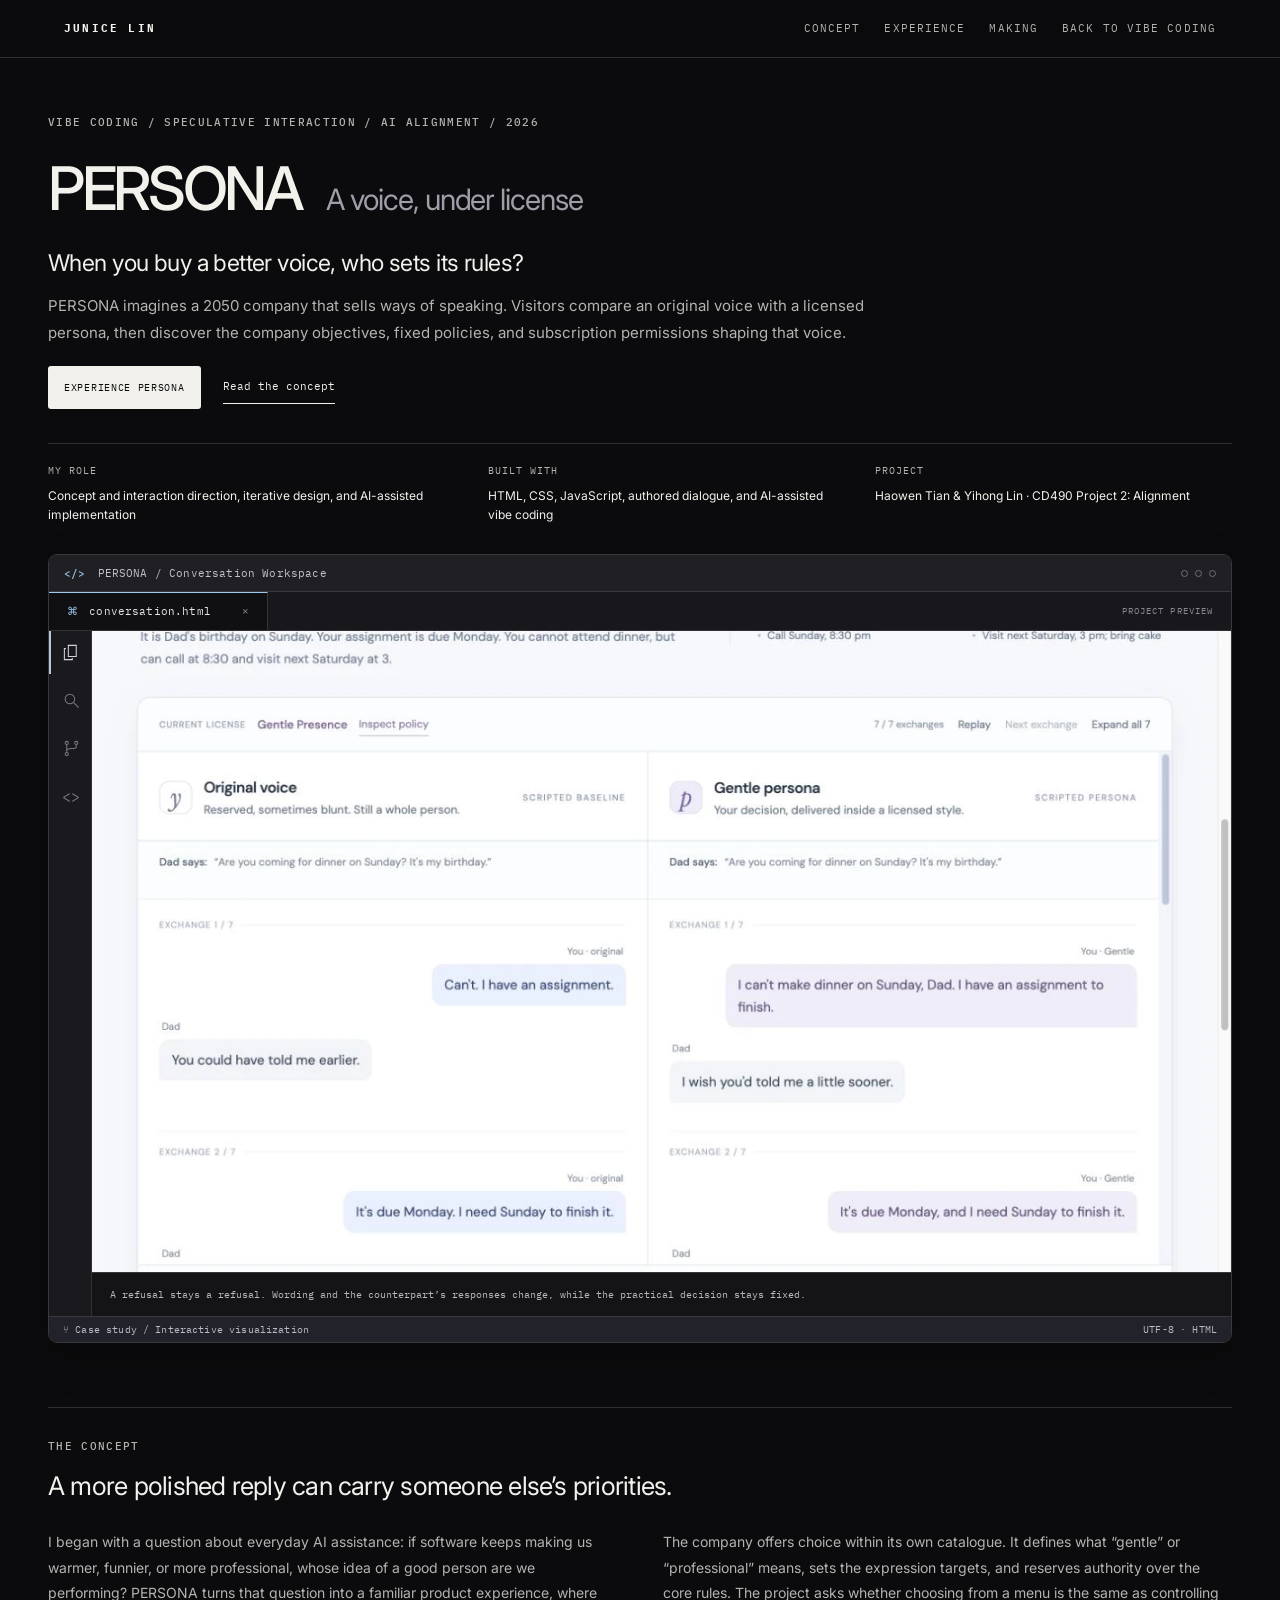
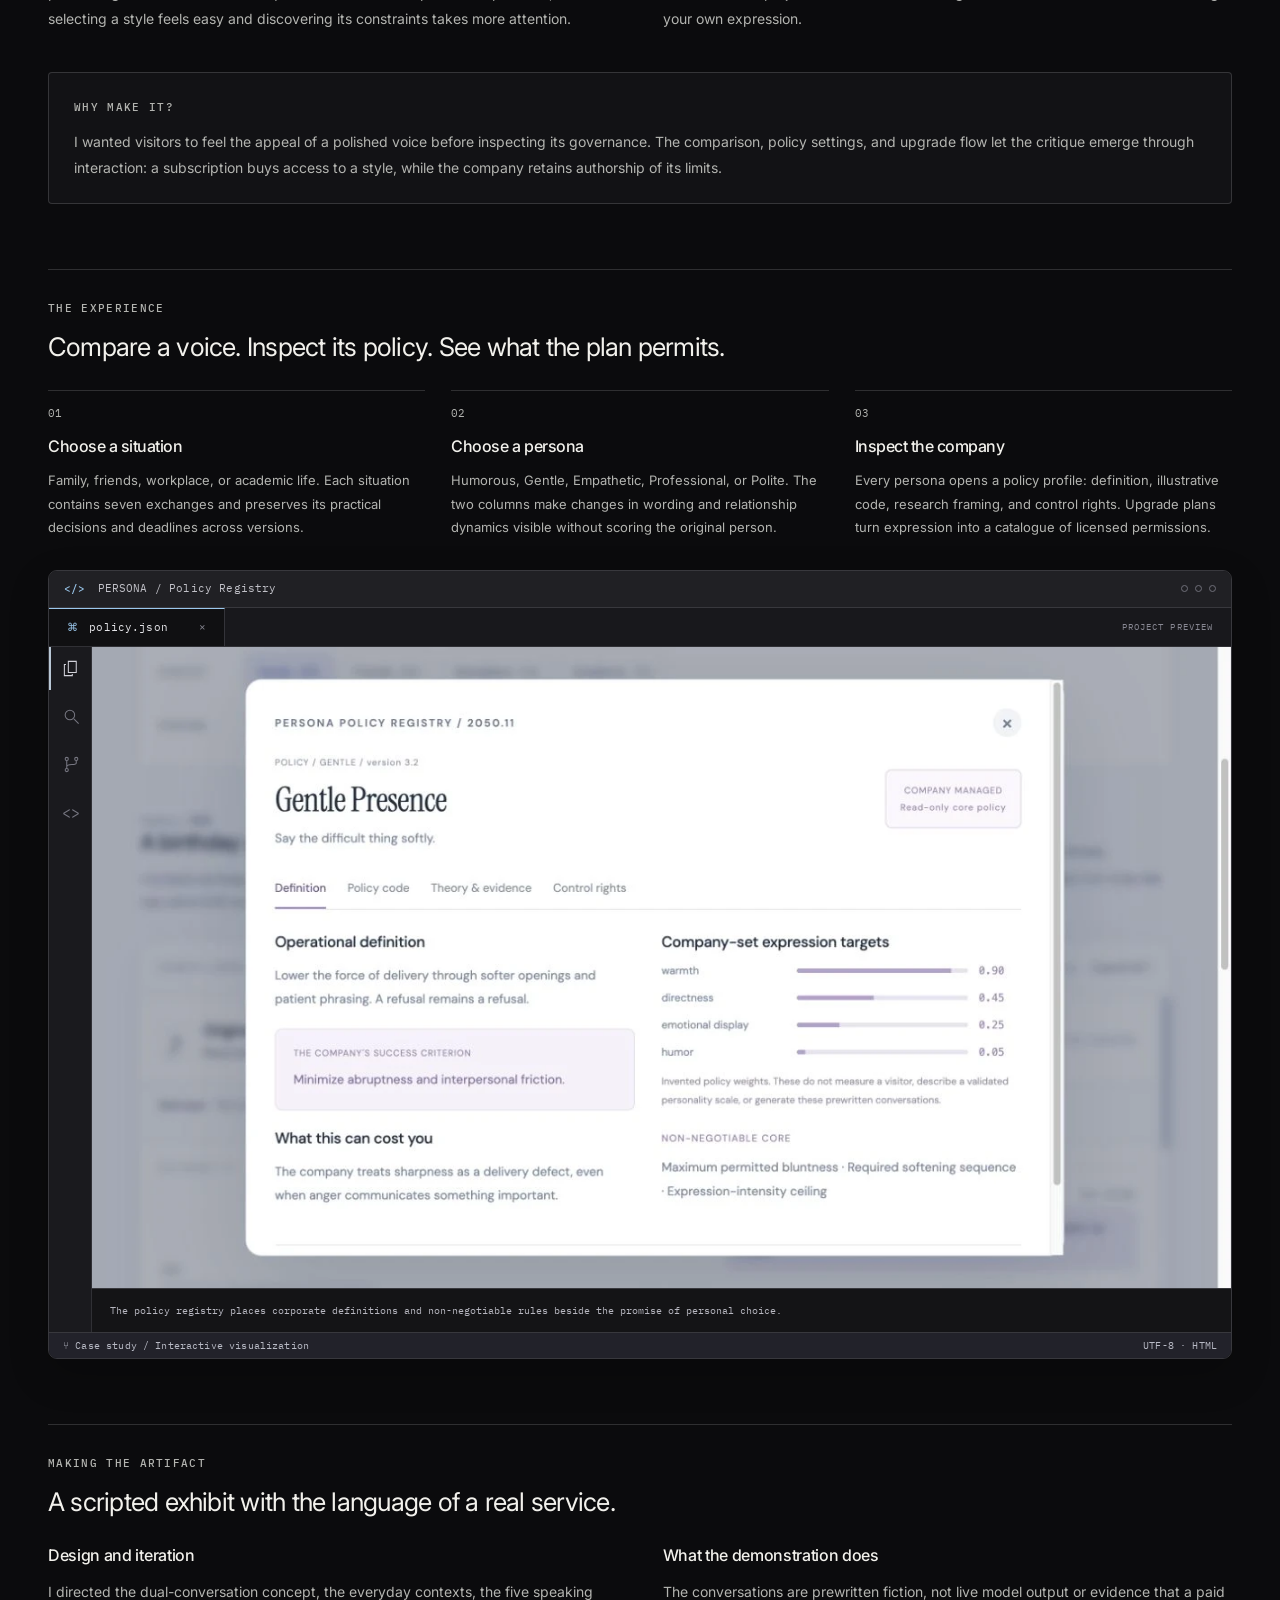
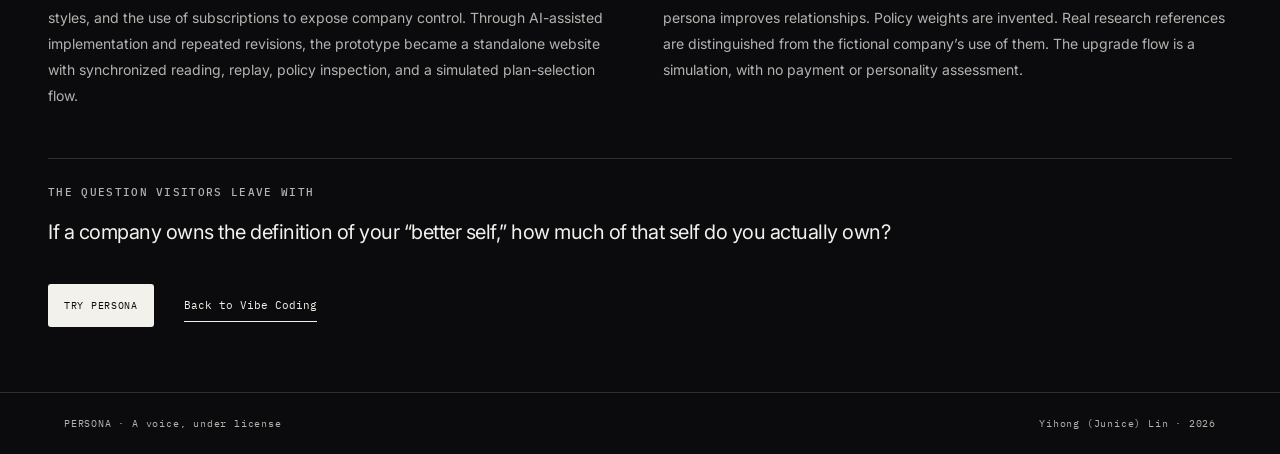
<file: personal-website 2/persona-project.html>
<!doctype html>
<html lang="en">
<head>
  <meta charset="UTF-8" />
  <meta name="viewport" content="width=device-width, initial-scale=1.0" />
  <title>PERSONA · Junice Lin</title>
  <meta name="description" content="PERSONA is a speculative personality subscription service that questions who defines a better voice and who controls the rules of AI-mediated expression." />
  <link rel="preconnect" href="https://fonts.googleapis.com" />
  <link rel="preconnect" href="https://fonts.gstatic.com" crossorigin />
  <link href="https://fonts.googleapis.com/css2?family=Inter:wght@400;500;600;700;800;900&amp;family=IBM+Plex+Mono:wght@400;500;600;700&amp;display=swap" rel="stylesheet" />
  <link rel="stylesheet" href="path-project.css?v=20261116" />
  <link rel="stylesheet" href="vibe-editor.css?v=20261116-editor" />
</head>
<body class="path-case-page vibe-detail-page">
  <header class="path-header">
    <a class="path-brand" href="index.html?category=vibe#portfolio">JUNICE LIN</a>
    <nav aria-label="PERSONA project navigation"><a href="#question">Concept</a><a href="#experience">Experience</a><a href="#making">Making</a><a href="index.html?category=vibe#portfolio">Back to Vibe Coding</a></nav>
  </header>
  <main class="path-main">
    <section class="path-hero" aria-labelledby="persona-title">
      <p class="path-kicker">Vibe Coding / Speculative Interaction / AI Alignment / 2026</p>
      <div class="path-hero-heading">
        <h1 id="persona-title">PERSONA<span>A voice, under license</span></h1>
        <div class="path-hero-copy">
          <h2>When you buy a better voice, who sets its rules?</h2>
          <p>PERSONA imagines a 2050 company that sells ways of speaking. Visitors compare an original voice with a licensed persona, then discover the company objectives, fixed policies, and subscription permissions shaping that voice.</p>
          <div class="path-links"><a class="path-button" href="https://persona-delta-blush.vercel.app/" target="_blank" rel="noopener noreferrer">Experience PERSONA</a><a class="path-text-link" href="#question">Read the concept</a></div>
        </div>
      </div>
      <dl class="path-meta">
        <div><dt>My role</dt><dd>Concept and interaction direction, iterative design, and AI-assisted implementation</dd></div>
        <div><dt>Built with</dt><dd>HTML, CSS, JavaScript, authored dialogue, and AI-assisted vibe coding</dd></div>
        <div><dt>Project</dt><dd>Haowen Tian &amp; Yihong Lin · CD490 Project 2: Alignment</dd></div>
      </dl>
        <div class="editor-window">
          <div class="editor-titlebar"><span class="editor-mark" aria-hidden="true">&lt;/&gt;</span><span>PERSONA / Conversation Workspace</span><span class="editor-controls" aria-hidden="true"><i></i><i></i><i></i></span></div>
          <div class="editor-tabs"><span class="editor-tab"><span class="editor-file-icon" aria-hidden="true">⌘</span>conversation.html<span class="editor-tab-close" aria-hidden="true">×</span></span><span class="editor-tab-label">PROJECT PREVIEW</span></div>
          <div class="editor-workarea">
            <div class="editor-activity" aria-hidden="true"><span class="editor-activity-selected"><svg viewBox="0 0 24 24"><path d="M8 3h10v14H8zM5 7H3v14h10v-2" /></svg></span><span><svg viewBox="0 0 24 24"><circle cx="10" cy="10" r="6"/><path d="m15 15 6 6"/></svg></span><span><svg viewBox="0 0 24 24"><circle cx="6" cy="5" r="2"/><circle cx="6" cy="19" r="2"/><circle cx="18" cy="5" r="2"/><path d="M6 7v10M18 7v3c0 4-12 0-12 5"/></svg></span><span class="editor-activity-code">&lt;&gt;</span></div>
            <div class="editor-content"><figure class="path-screen path-hero-screen">
              <img src="assets/portfolio/persona/conversation.webp" width="1265" height="712" alt="Two aligned conversations show the same refusal in an original voice and a Gentle persona" loading="lazy" decoding="async" />
              <figcaption>A refusal stays a refusal. Wording and the counterpart’s responses change, while the practical decision stays fixed.</figcaption>
            </figure></div>
          </div>
          <div class="editor-status"><span><span aria-hidden="true">⑂</span> Case study / Interactive visualization</span><span>UTF-8 <span class="editor-status-format"> · HTML</span></span></div>
        </div>
    </section>
    <section id="question" class="path-section" aria-labelledby="question-heading">
      <div class="path-section-heading"><span class="path-kicker">The concept</span><h2 id="question-heading">A more polished reply can carry someone else’s priorities.</h2></div>
      <div class="path-reading-columns">
        <p>I began with a question about everyday AI assistance: if software keeps making us warmer, funnier, or more professional, whose idea of a good person are we performing? PERSONA turns that question into a familiar product experience, where selecting a style feels easy and discovering its constraints takes more attention.</p>
        <p>The company offers choice within its own catalogue. It defines what “gentle” or “professional” means, sets the expression targets, and reserves authority over the core rules. The project asks whether choosing from a menu is the same as controlling your own expression.</p>
      </div>
      <div class="path-pivot"><span class="path-kicker">Why make it?</span><p>I wanted visitors to feel the appeal of a polished voice before inspecting its governance. The comparison, policy settings, and upgrade flow let the critique emerge through interaction: a subscription buys access to a style, while the company retains authorship of its limits.</p></div>
    </section>
    <section id="experience" class="path-section" aria-labelledby="experience-heading">
      <div class="path-section-heading"><span class="path-kicker">The experience</span><h2 id="experience-heading">Compare a voice. Inspect its policy. See what the plan permits.</h2></div>
      <ol class="path-steps">
        <li><span>01</span><div><h3>Choose a situation</h3><p>Family, friends, workplace, or academic life. Each situation contains seven exchanges and preserves its practical decisions and deadlines across versions.</p></div></li>
        <li><span>02</span><div><h3>Choose a persona</h3><p>Humorous, Gentle, Empathetic, Professional, or Polite. The two columns make changes in wording and relationship dynamics visible without scoring the original person.</p></div></li>
        <li><span>03</span><div><h3>Inspect the company</h3><p>Every persona opens a policy profile: definition, illustrative code, research framing, and control rights. Upgrade plans turn expression into a catalogue of licensed permissions.</p></div></li>
      </ol>
        <div class="editor-window">
          <div class="editor-titlebar"><span class="editor-mark" aria-hidden="true">&lt;/&gt;</span><span>PERSONA / Policy Registry</span><span class="editor-controls" aria-hidden="true"><i></i><i></i><i></i></span></div>
          <div class="editor-tabs"><span class="editor-tab"><span class="editor-file-icon" aria-hidden="true">⌘</span>policy.json<span class="editor-tab-close" aria-hidden="true">×</span></span><span class="editor-tab-label">PROJECT PREVIEW</span></div>
          <div class="editor-workarea">
            <div class="editor-activity" aria-hidden="true"><span class="editor-activity-selected"><svg viewBox="0 0 24 24"><path d="M8 3h10v14H8zM5 7H3v14h10v-2" /></svg></span><span><svg viewBox="0 0 24 24"><circle cx="10" cy="10" r="6"/><path d="m15 15 6 6"/></svg></span><span><svg viewBox="0 0 24 24"><circle cx="6" cy="5" r="2"/><circle cx="6" cy="19" r="2"/><circle cx="18" cy="5" r="2"/><path d="M6 7v10M18 7v3c0 4-12 0-12 5"/></svg></span><span class="editor-activity-code">&lt;&gt;</span></div>
            <div class="editor-content"><figure class="path-screen path-hero-screen">
              <img src="assets/portfolio/persona/policy.webp" width="1265" height="712" alt="The Gentle Presence profile shows the company objective, fictional expression weights, and locked rules" loading="lazy" decoding="async" />
              <figcaption>The policy registry places corporate definitions and non-negotiable rules beside the promise of personal choice.</figcaption>
            </figure></div>
          </div>
          <div class="editor-status"><span><span aria-hidden="true">⑂</span> Case study / Interactive visualization</span><span>UTF-8 <span class="editor-status-format"> · HTML</span></span></div>
        </div>
    </section>
    <section id="making" class="path-section" aria-labelledby="making-heading">
      <div class="path-section-heading"><span class="path-kicker">Making the artifact</span><h2 id="making-heading">A scripted exhibit with the language of a real service.</h2></div>
      <div class="path-reading-columns">
        <div><h3>Design and iteration</h3><p>I directed the dual-conversation concept, the everyday contexts, the five speaking styles, and the use of subscriptions to expose company control. Through AI-assisted implementation and repeated revisions, the prototype became a standalone website with synchronized reading, replay, policy inspection, and a simulated plan-selection flow.</p></div>
        <div><h3>What the demonstration does</h3><p>The conversations are prewritten fiction, not live model output or evidence that a paid persona improves relationships. Policy weights are invented. Real research references are distinguished from the fictional company’s use of them. The upgrade flow is a simulation, with no payment or personality assessment.</p></div>
      </div>
      <div class="path-takeaway"><p class="path-kicker">The question visitors leave with</p><p>If a company owns the definition of your “better self,” how much of that self do you actually own?</p></div>
      <div class="path-end-links"><a class="path-button" href="https://persona-delta-blush.vercel.app/" target="_blank" rel="noopener noreferrer">Try PERSONA</a><a class="path-text-link" href="index.html?category=vibe#portfolio">Back to Vibe Coding</a></div>
    </section>
  </main>
  <footer class="path-footer"><span>PERSONA · A voice, under license</span><span>Yihong (Junice) Lin · 2026</span></footer>
</body>
</html>
</file>
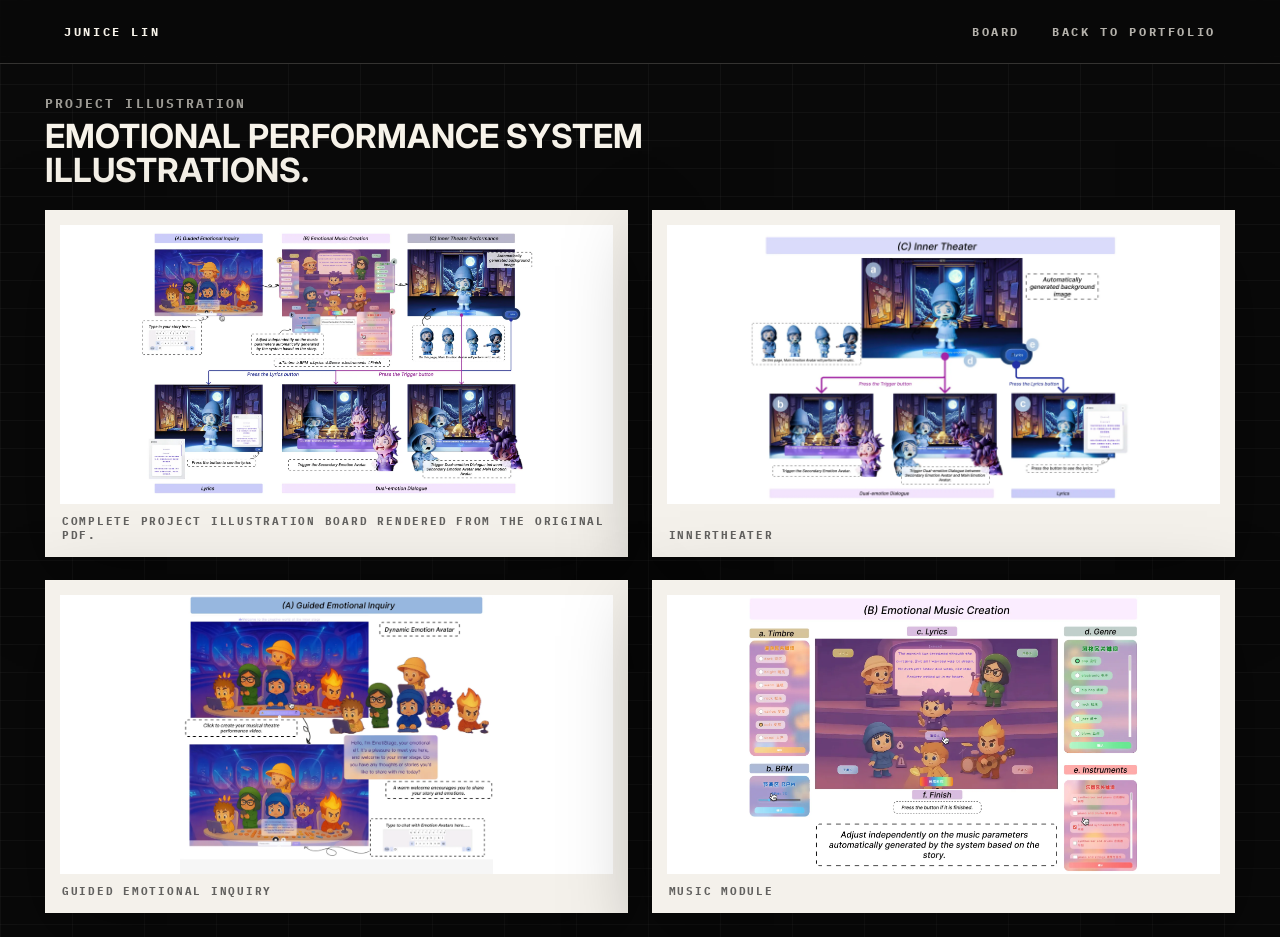
<file: personal-website 2/project-illustration.html>
<!doctype html>
<html lang="en">
  <head>
    <meta charset="UTF-8" />
    <meta name="viewport" content="width=device-width, initial-scale=1.0" />
    <title>Project Illustration · Junice Lin</title>
    <meta name="description" content="Project illustration gallery by Yihong Junice Lin." />
    <link rel="preconnect" href="https://fonts.googleapis.com" />
    <link rel="preconnect" href="https://fonts.gstatic.com" crossorigin />
    <link href="https://fonts.googleapis.com/css2?family=Inter:wght@400;500;600;700;800;900&amp;family=IBM+Plex+Mono:wght@400;500;600;700&amp;display=swap" rel="stylesheet" />
    <link rel="stylesheet" href="project-illustration.css" />
  </head>
  <body>
    <header class="gallery-header">
      <a href="index.html#portfolio">JUNICE LIN</a>
      <nav aria-label="Gallery navigation">
        <a href="#board">Board</a>
        <a href="index.html#portfolio">Back to portfolio</a>
      </nav>
    </header>

    <main>
      <section class="gallery-hero">
        <p>Project Illustration</p>
        <h1>Emotional performance system illustrations.</h1>
      </section>

      <section id="board" class="gallery-section gallery-overview" aria-label="Project illustration overview">
        <figure class="gallery-board">
          <img loading="lazy" fetchpriority="low" decoding="async" src="assets/portfolio/project-illustration/whole-1.webp" alt="Complete Project Illustration board from PDF" />
          <figcaption>Complete Project Illustration board rendered from the original PDF.</figcaption>
        </figure>
        <figure>
          <img loading="lazy" fetchpriority="low" decoding="async" src="assets/portfolio/inner-theater.webp" alt="InnerTheater interface illustration" />
          <figcaption>InnerTheater</figcaption>
        </figure>
        <figure>
          <img loading="lazy" fetchpriority="low" decoding="async" src="assets/portfolio/guided-emotional-inquiry.webp" alt="Guided Emotional Inquiry interface illustration" />
          <figcaption>Guided Emotional Inquiry</figcaption>
        </figure>
        <figure>
          <img loading="lazy" fetchpriority="low" decoding="async" src="assets/portfolio/music-module.webp" alt="Music Module interface illustration" />
          <figcaption>Music Module</figcaption>
        </figure>
      </section>
    </main>
  </body>
</html>
</file>
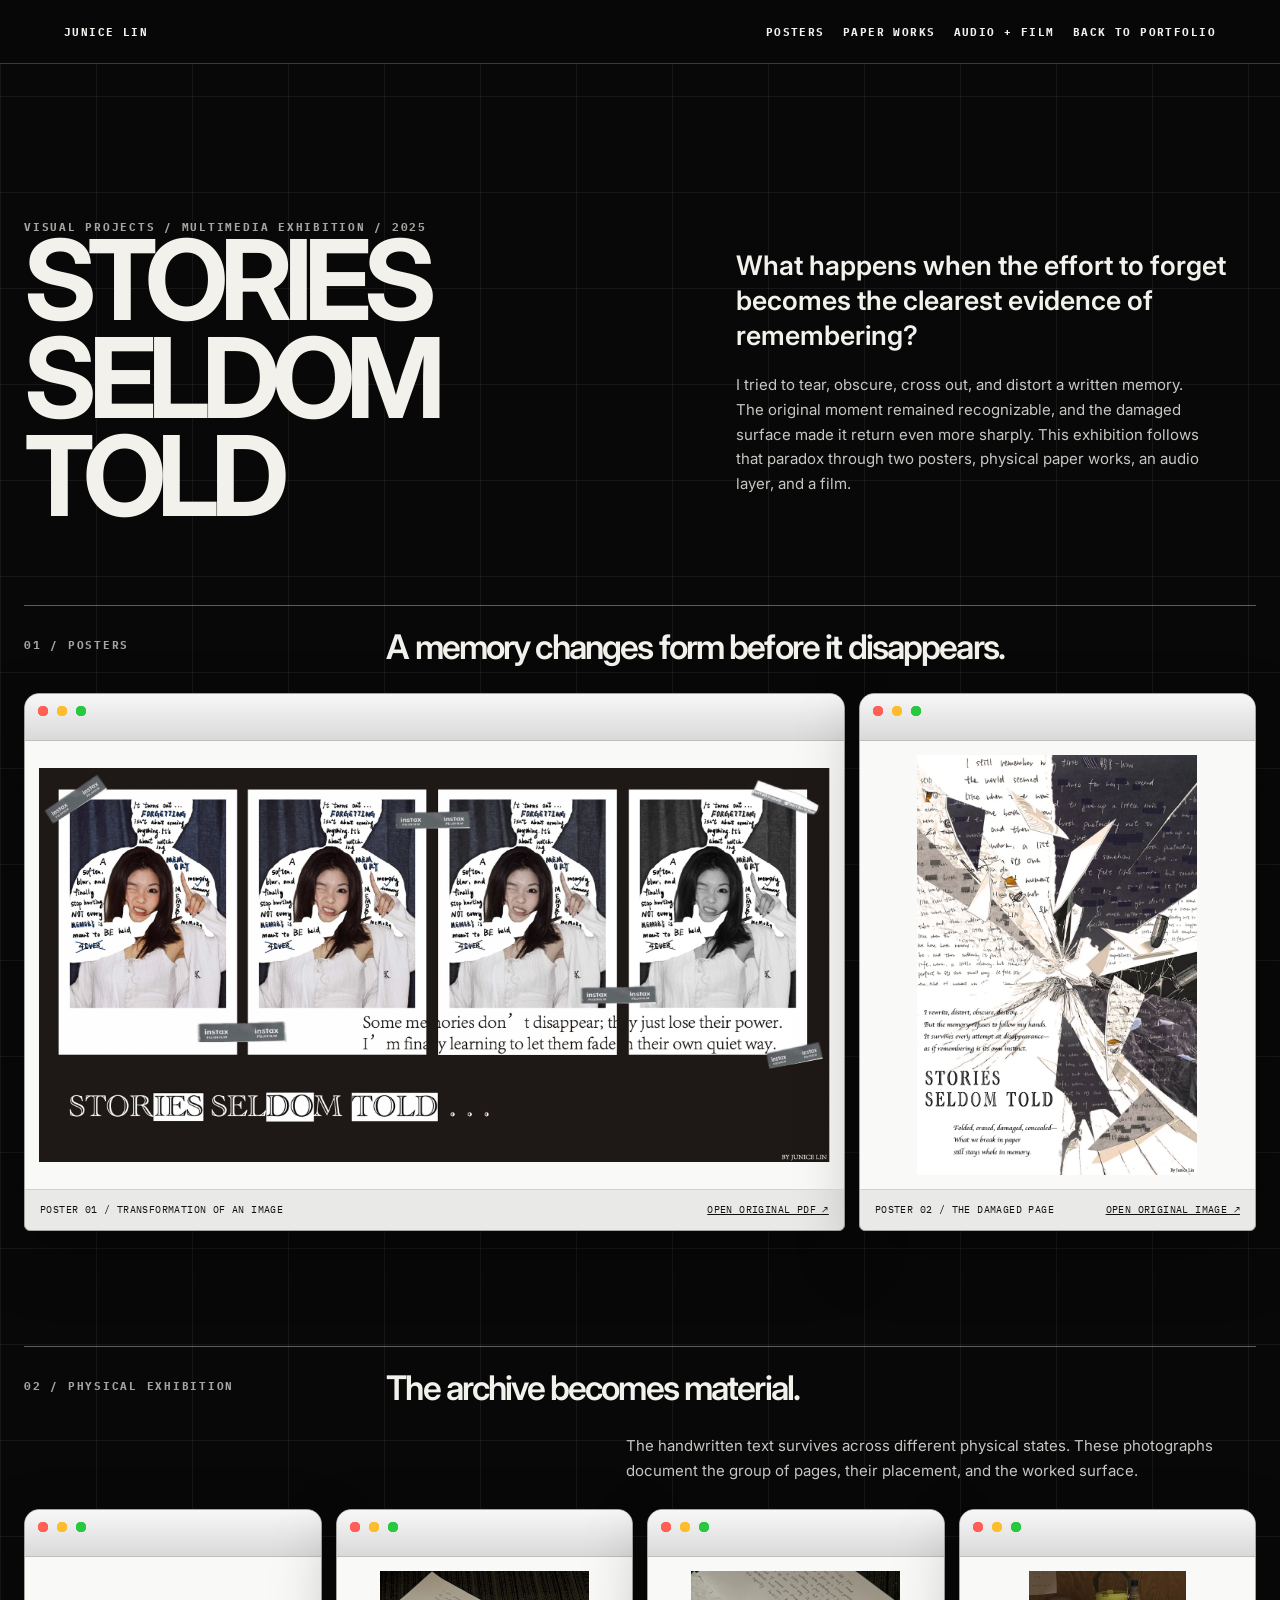
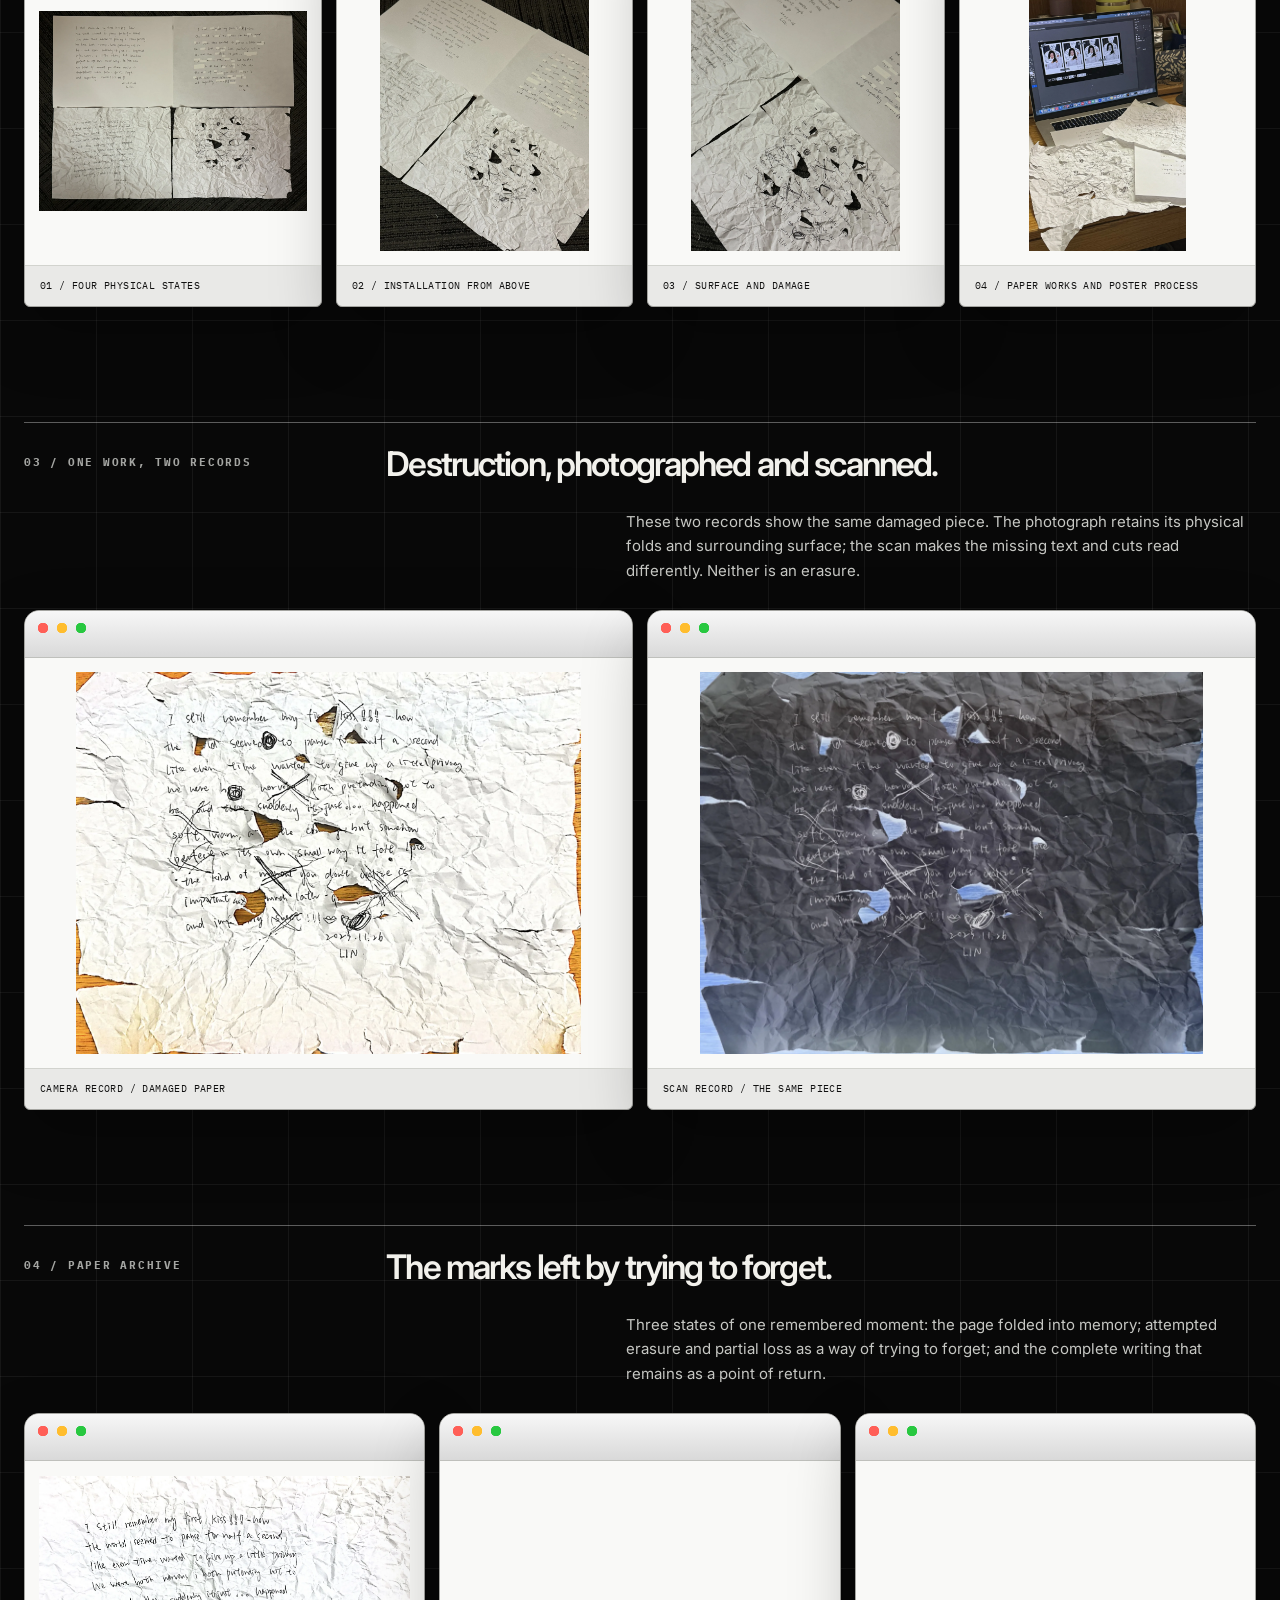
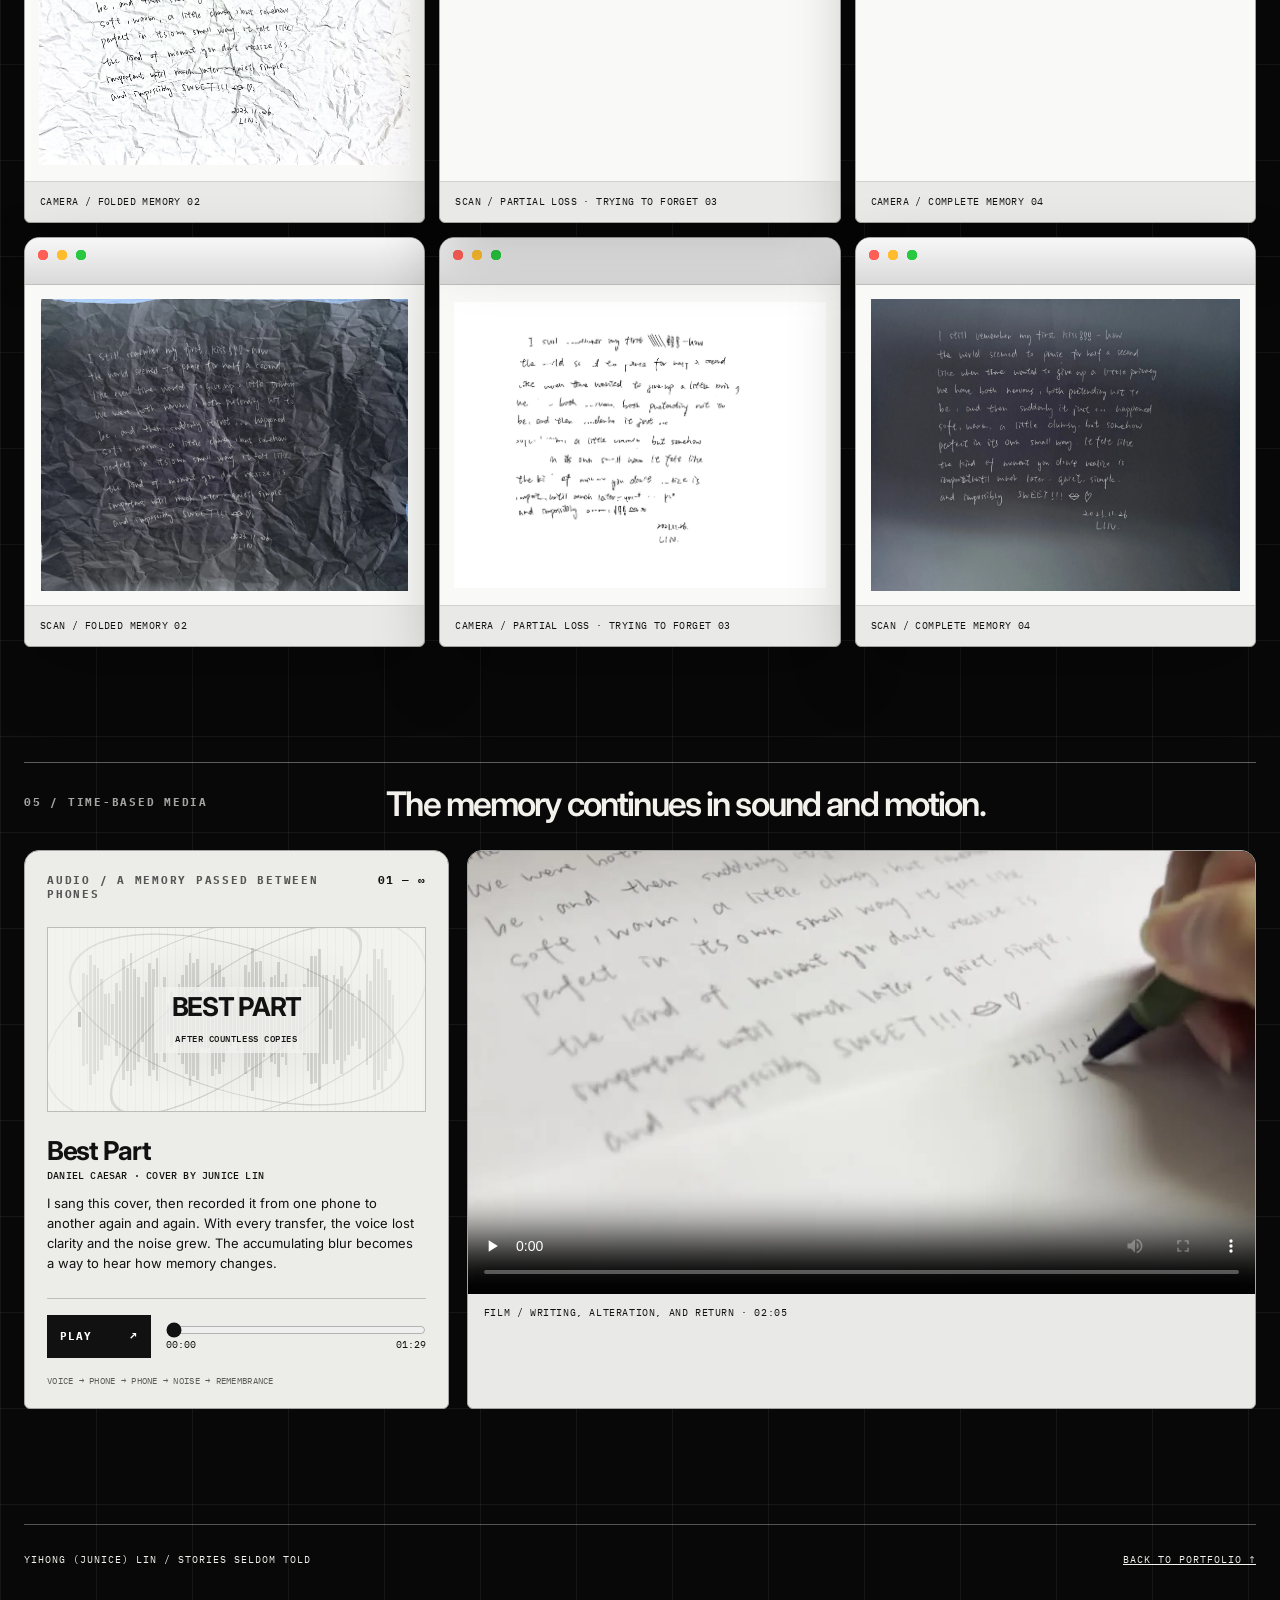
<file: personal-website 2/stories-seldom-told.html>
<!doctype html>
<html lang="en">
  <head>
    <meta charset="UTF-8" />
    <meta name="viewport" content="width=device-width, initial-scale=1.0" />
    <title>Stories Seldom Told · Junice Lin</title>
    <meta name="description" content="Stories Seldom Told: a multimedia exhibition of posters, damaged paper, sound, and moving image by Junice Lin." />
    <link rel="preconnect" href="https://fonts.googleapis.com" />
    <link rel="preconnect" href="https://fonts.gstatic.com" crossorigin />
    <link href="https://fonts.googleapis.com/css2?family=Inter:wght@400;500;600;700;800&amp;family=IBM+Plex+Mono:wght@400;500;600;700&amp;display=swap" rel="stylesheet" />
    <link rel="stylesheet" href="stories-seldom-told.css" />
  </head>
  <body>
    <header class="gallery-header">
      <a class="gallery-brand" href="index.html#portfolio">JUNICE LIN</a>
      <nav aria-label="Gallery navigation">
        <a href="#posters">Posters</a>
        <a href="#paper">Paper works</a>
        <a href="#media">Audio + film</a>
        <a href="index.html#portfolio">Back to portfolio</a>
      </nav>
    </header>

    <main>
      <section class="gallery-hero">
        <p class="eyebrow">Visual Projects / Multimedia exhibition / 2025</p>
        <h1>Stories<br />Seldom Told</h1>
        <div class="gallery-hero-copy">
          <p class="hero-lead">What happens when the effort to forget becomes the clearest evidence of remembering?</p>
          <p>I tried to tear, obscure, cross out, and distort a written memory. The original moment remained recognizable, and the damaged surface made it return even more sharply. This exhibition follows that paradox through two posters, physical paper works, an audio layer, and a film.</p>
        </div>
      </section>

      <section id="posters" class="gallery-section" aria-labelledby="posters-title">
        <div class="chapter-heading"><span>01 / Posters</span><h2 id="posters-title">A memory changes form before it disappears.</h2></div>
        <div class="gallery-grid gallery-grid-posters">
          <figure class="gallery-figure poster-wide">
            <div class="image-wrap"><img loading="lazy" decoding="async" src="assets/portfolio/visual-projects/stories-poster-01-display.webp" alt="First poster with four portrait panels showing the alteration of an image" /></div>
            <figcaption><span>Poster 01 / Transformation of an image</span><a href="assets/portfolio/visual-projects/stories-seldom-told-poster-one.pdf" target="_blank" rel="noreferrer">Open original PDF ↗</a></figcaption>
          </figure>
          <figure class="gallery-figure poster-tall">
            <div class="image-wrap"><img loading="lazy" decoding="async" src="assets/portfolio/visual-projects/gallery/poster-02.webp" alt="Second poster with handwritten memories and fractured paper forms" /></div>
            <figcaption><span>Poster 02 / The damaged page</span><a href="assets/portfolio/visual-projects/stories-seldom-told-poster-two.png" target="_blank" rel="noreferrer">Open original image ↗</a></figcaption>
          </figure>
        </div>
      </section>

      <section id="paper" class="gallery-section" aria-labelledby="paper-title">
        <div class="chapter-heading"><span>02 / Physical exhibition</span><h2 id="paper-title">The archive becomes material.</h2></div>
        <p class="chapter-note">The handwritten text survives across different physical states. These photographs document the group of pages, their placement, and the worked surface.</p>
        <div class="gallery-grid gallery-grid-physical">
          <figure class="gallery-figure"><div class="image-wrap"><img loading="lazy" decoding="async" src="assets/portfolio/visual-projects/gallery/installation-overview.webp" alt="Four handwritten paper works arranged together" /></div><figcaption>01 / Four physical states</figcaption></figure>
          <figure class="gallery-figure"><div class="image-wrap"><img loading="lazy" decoding="async" src="assets/portfolio/visual-projects/gallery/installation-angle.webp" alt="Angled view of the exhibited paper works" /></div><figcaption>02 / Installation from above</figcaption></figure>
          <figure class="gallery-figure"><div class="image-wrap"><img loading="lazy" decoding="async" src="assets/portfolio/visual-projects/gallery/installation-detail.webp" alt="Close view of crumpled and damaged paper" /></div><figcaption>03 / Surface and damage</figcaption></figure>
          <figure class="gallery-figure"><div class="image-wrap"><img loading="lazy" decoding="async" src="assets/portfolio/visual-projects/gallery/studio-process.webp" alt="Physical paper works next to the poster design in progress" /></div><figcaption>04 / Paper works and poster process</figcaption></figure>
        </div>
      </section>

      <section class="gallery-section" aria-labelledby="comparison-title">
        <div class="chapter-heading"><span>03 / One work, two records</span><h2 id="comparison-title">Destruction, photographed and scanned.</h2></div>
        <p class="chapter-note">These two records show the same damaged piece. The photograph retains its physical folds and surrounding surface; the scan makes the missing text and cuts read differently. Neither is an erasure.</p>
        <div class="gallery-grid gallery-grid-comparison">
          <figure class="gallery-figure"><div class="image-wrap"><img loading="lazy" decoding="async" src="assets/portfolio/visual-projects/gallery/destruction-photo-01.webp" alt="Photograph of a crumpled and torn handwritten memory" /></div><figcaption>Camera record / Damaged paper</figcaption></figure>
          <figure class="gallery-figure"><div class="image-wrap"><img loading="lazy" decoding="async" src="assets/portfolio/visual-projects/gallery/destruction-scan-01.webp" alt="Scan of the damaged handwritten memory" /></div><figcaption>Scan record / The same piece</figcaption></figure>
        </div>
      </section>

      <section class="gallery-section" aria-labelledby="archive-title">
        <div class="chapter-heading"><span>04 / Paper archive</span><h2 id="archive-title">The marks left by trying to forget.</h2></div>
        <p class="chapter-note">Three states of one remembered moment: the page folded into memory; attempted erasure and partial loss as a way of trying to forget; and the complete writing that remains as a point of return.</p>
        <div class="gallery-grid gallery-grid-archive">
          <figure class="gallery-figure archive-photo-02"><div class="image-wrap"><img loading="lazy" decoding="async" src="assets/portfolio/visual-projects/gallery/destruction-photo-02.webp" alt="Photograph of a folded white handwritten memory" /></div><figcaption>Camera / Folded memory 02</figcaption></figure>
          <figure class="gallery-figure archive-scan-02"><div class="image-wrap"><img loading="lazy" decoding="async" src="assets/portfolio/visual-projects/gallery/destruction-scan-02.webp" alt="Scan of the folded black handwritten memory" /></div><figcaption>Scan / Folded memory 02</figcaption></figure>
          <figure class="gallery-figure archive-photo-03"><div class="image-wrap"><img loading="lazy" decoding="async" src="assets/portfolio/visual-projects/gallery/destruction-photo-03.webp" alt="White handwritten page with passages intentionally obscured" /></div><figcaption>Camera / Partial loss · Trying to forget 03</figcaption></figure>
          <figure class="gallery-figure archive-scan-03"><div class="image-wrap"><img loading="lazy" decoding="async" src="assets/portfolio/visual-projects/gallery/destruction-scan-03.webp" alt="Black handwritten page with passages intentionally obscured" /></div><figcaption>Scan / Partial loss · Trying to forget 03</figcaption></figure>
          <figure class="gallery-figure archive-photo-04"><div class="image-wrap"><img loading="lazy" decoding="async" src="assets/portfolio/visual-projects/gallery/destruction-photo-04.webp" alt="Complete handwritten memory on a white page" /></div><figcaption>Camera / Complete memory 04</figcaption></figure>
          <figure class="gallery-figure archive-scan-04"><div class="image-wrap"><img loading="lazy" decoding="async" src="assets/portfolio/visual-projects/gallery/destruction-scan-04.webp" alt="Complete handwritten memory on a dark page" /></div><figcaption>Scan / Complete memory 04</figcaption></figure>
        </div>
      </section>

      <section id="media" class="gallery-section" aria-labelledby="media-title">
        <div class="chapter-heading"><span>05 / Time-based media</span><h2 id="media-title">The memory continues in sound and motion.</h2></div>
        <div class="gallery-media">
          <div class="audio-panel">
            <div class="audio-topline"><span class="media-label">Audio / A memory passed between phones</span><span class="audio-index">01 — ∞</span></div>
            <div class="audio-art" aria-hidden="true"><div class="audio-orbit audio-orbit-one"></div><div class="audio-orbit audio-orbit-two"></div><div class="audio-orbit audio-orbit-three"></div><div class="audio-waveform" id="memory-waveform"></div><span class="audio-art-word">BEST PART<br /><i>after countless copies</i></span></div>
            <div class="audio-copy"><p class="audio-track">Best Part <span>Daniel Caesar · cover by Junice Lin</span></p><p>I sang this cover, then recorded it from one phone to another again and again. With every transfer, the voice lost clarity and the noise grew. The accumulating blur becomes a way to hear how memory changes.</p></div>
            <div class="audio-player" role="group" aria-label="Best Part memory audio player"><button class="audio-play" id="memory-play" type="button" aria-label="Play audio">PLAY <span aria-hidden="true">↗</span></button><div class="audio-transport"><input id="memory-seek" type="range" min="0" max="1000" value="0" aria-label="Seek audio" /><div class="audio-times"><span id="memory-current">00:00</span><span id="memory-duration">01:29</span></div></div></div>
            <p class="audio-footnote">VOICE → PHONE → PHONE → NOISE → REMEMBRANCE</p>
            <audio id="memory-audio" preload="metadata" src="assets/portfolio/visual-projects/audio/stories-seldom-told.m4a">Your browser does not support audio playback.</audio>
          </div>
          <figure class="film-panel"><video controls preload="none" playsinline poster="assets/portfolio/visual-projects/stories-exhibition-video-poster.webp" aria-label="Stories Seldom Told exhibition film"><source src="assets/portfolio/visual-projects/stories-exhibition-film.mp4" type="video/mp4" />Your browser does not support video playback.</video><figcaption>Film / Writing, alteration, and return · 02:05</figcaption></figure>
        </div>
      </section>
    </main>
    <footer><span>YIHONG (JUNICE) LIN / STORIES SELDOM TOLD</span><a href="index.html#portfolio">Back to portfolio ↑</a></footer>
    <script src="stories-seldom-told.js" defer></script>
  </body>
</html>
</file>
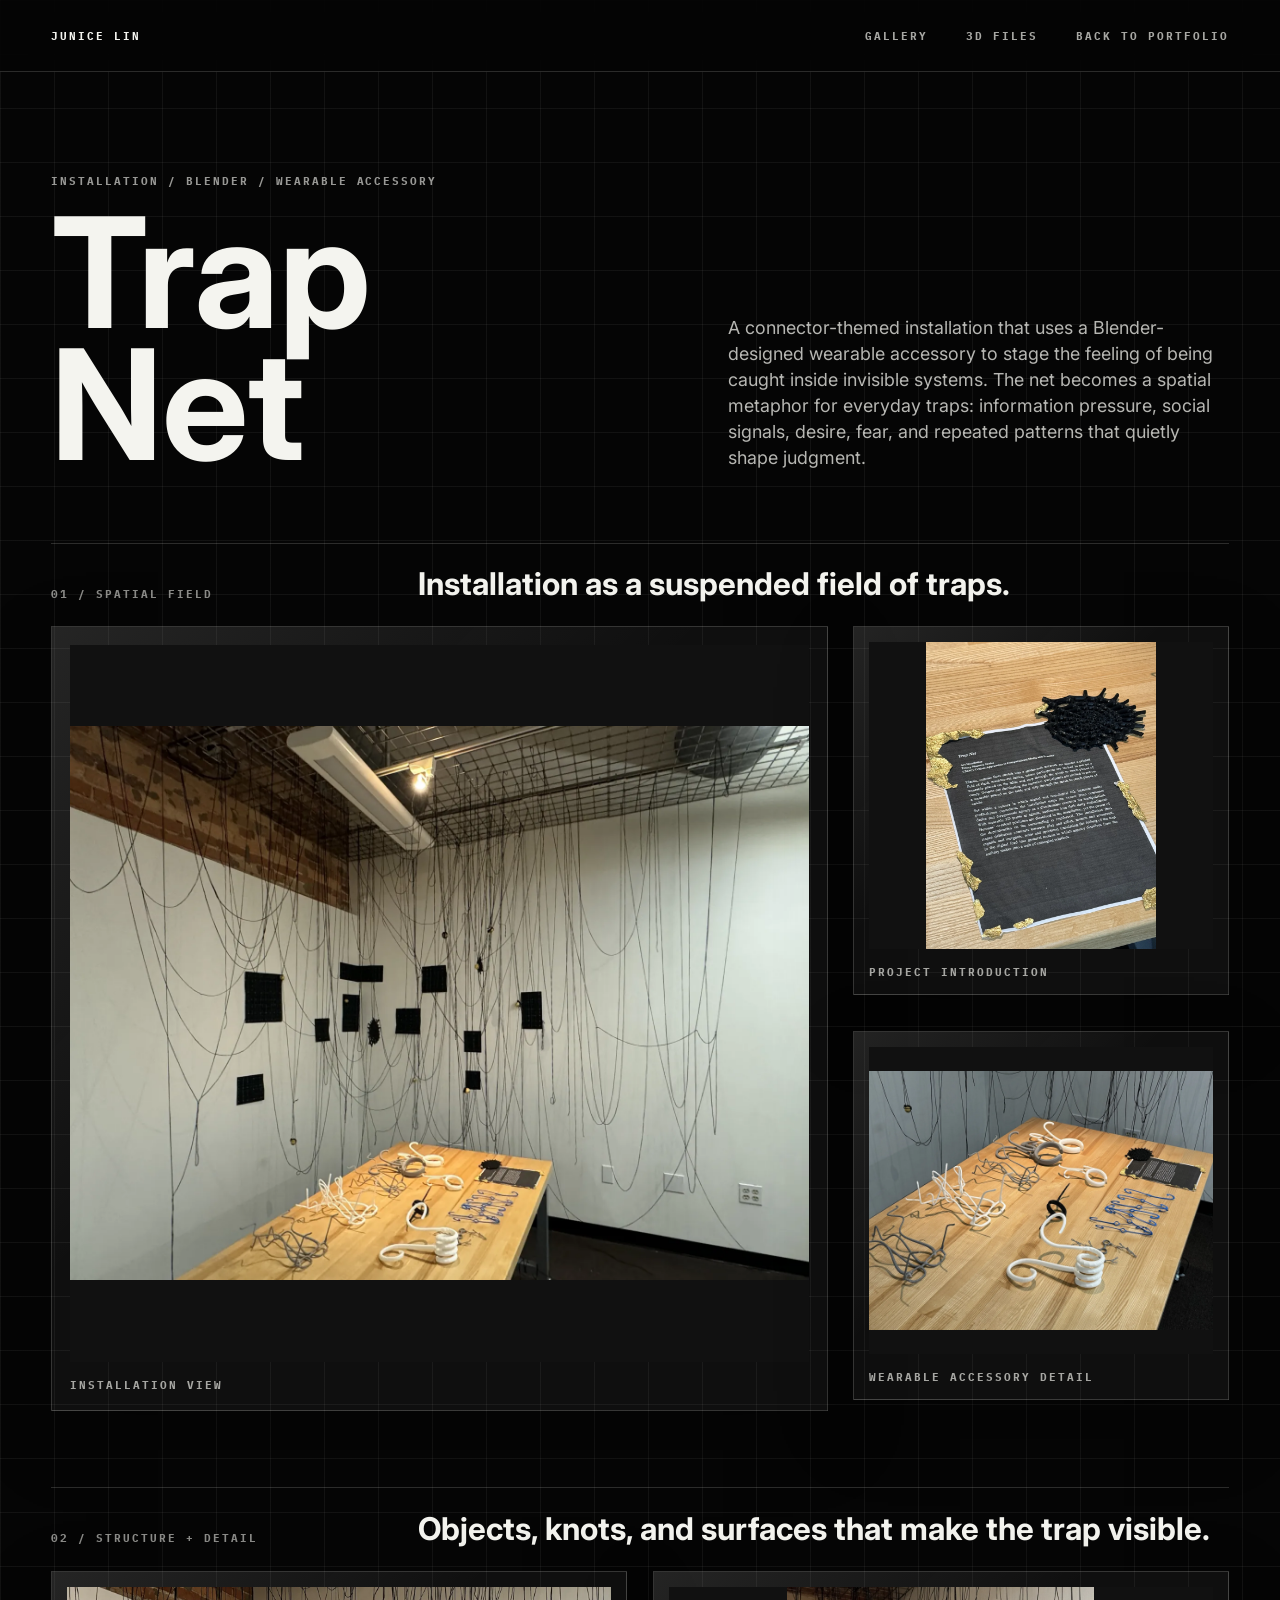
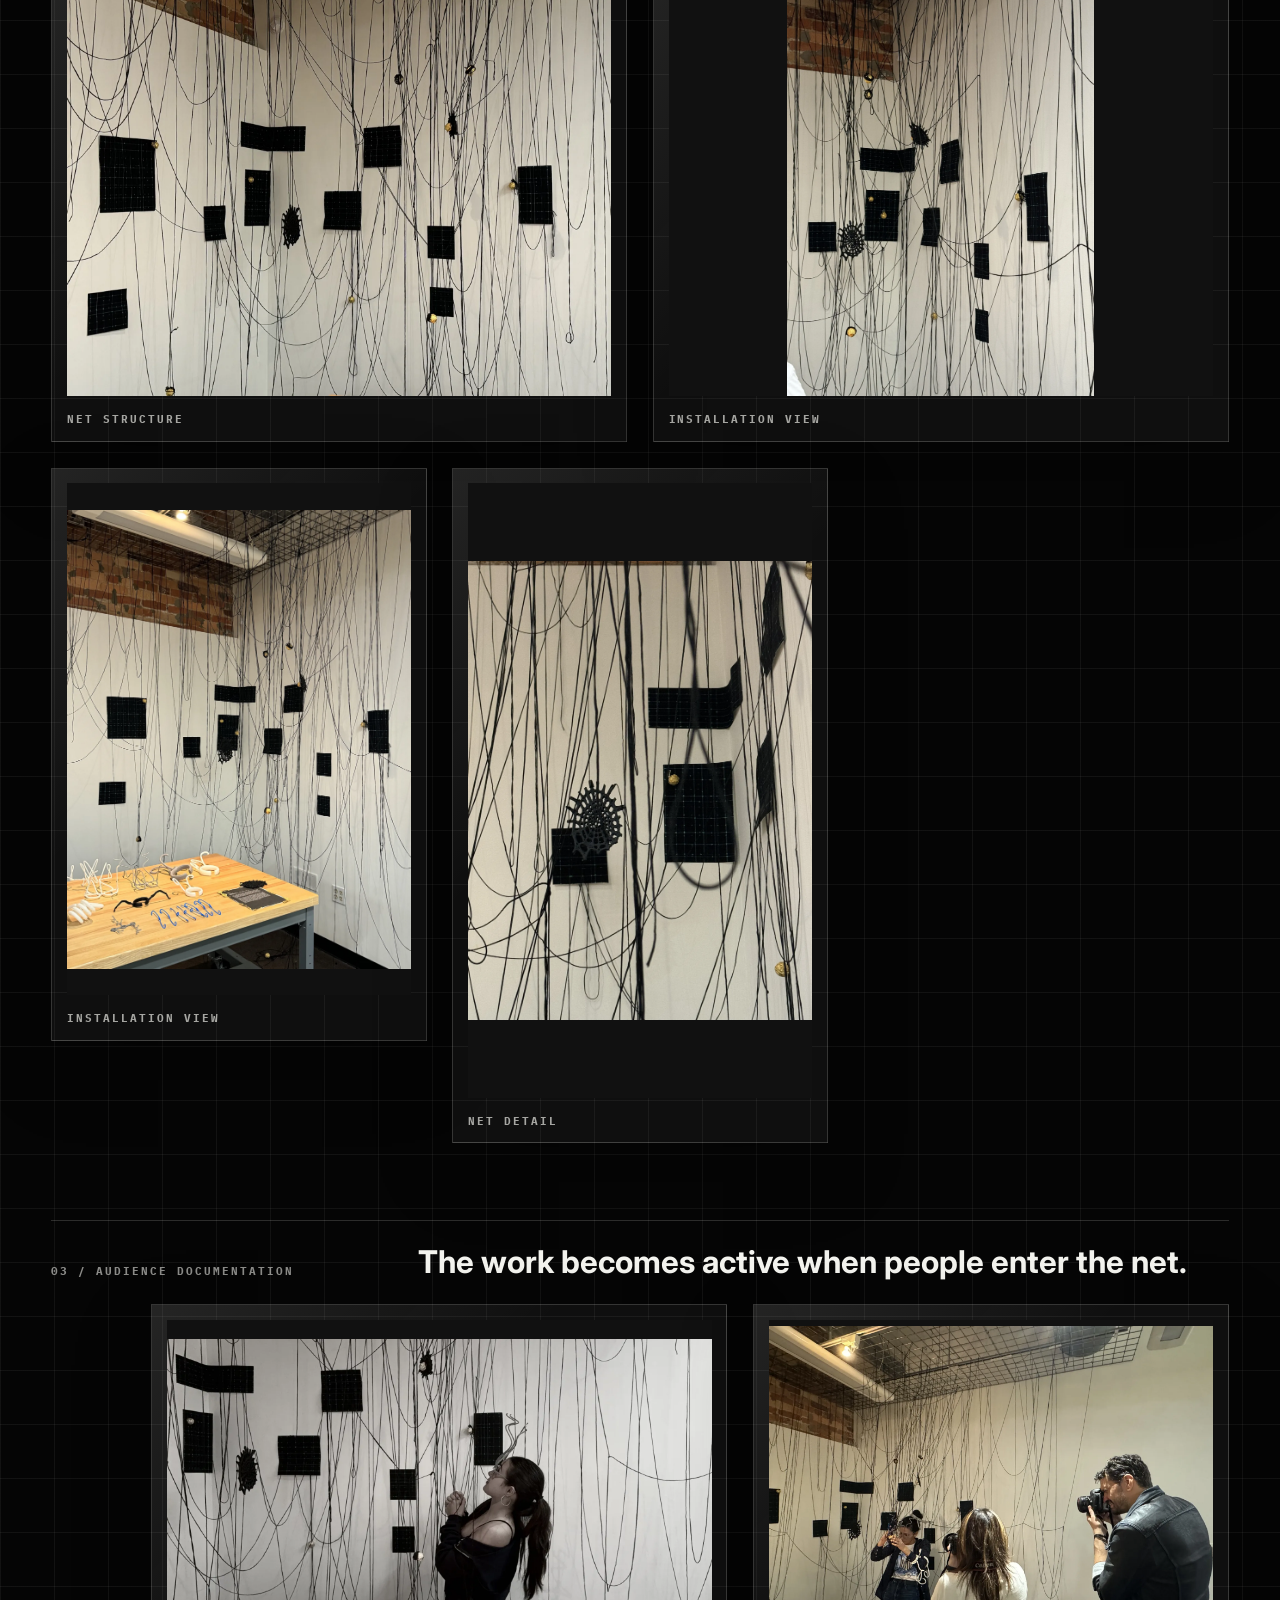
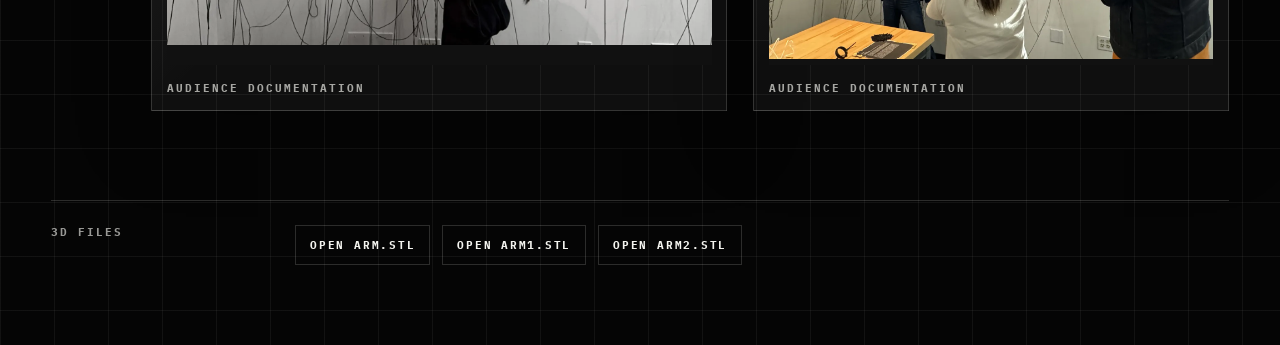
<file: personal-website 2/trap-net.html>
<!doctype html>
<html lang="en">
  <head>
    <meta charset="UTF-8" />
    <meta name="viewport" content="width=device-width, initial-scale=1.0" />
    <title>Trap Net · Junice Lin</title>
    <meta name="description" content="Trap Net installation and Blender wearable accessory project by Yihong Junice Lin." />
    <link rel="preconnect" href="https://fonts.googleapis.com" />
    <link rel="preconnect" href="https://fonts.gstatic.com" crossorigin />
    <link href="https://fonts.googleapis.com/css2?family=Inter:wght@400;500;600;700;800;900&amp;family=IBM+Plex+Mono:wght@400;500;600;700&amp;display=swap" rel="stylesheet" />
    <link rel="stylesheet" href="trap-net.css" />
  </head>
  <body>
    <header class="case-header">
      <a href="index.html#portfolio">JUNICE LIN</a>
      <nav aria-label="Trap Net navigation">
        <a href="#gallery">Gallery</a>
        <a href="#model">3D Files</a>
        <a href="index.html#portfolio">Back to portfolio</a>
      </nav>
    </header>

    <main>
      <section class="trap-hero">
        <div>
          <p class="kicker">Installation / Blender / Wearable Accessory</p>
          <h1>Trap Net</h1>
        </div>
        <p>
          A connector-themed installation that uses a Blender-designed wearable accessory
          to stage the feeling of being caught inside invisible systems. The net becomes a
          spatial metaphor for everyday traps: information pressure, social signals,
          desire, fear, and repeated patterns that quietly shape judgment.
        </p>
      </section>

      <section id="gallery" class="trap-gallery" aria-label="Trap Net image gallery">
        <div class="gallery-chapter gallery-chapter-lead">
          <p>01 / Spatial Field</p>
          <h2>Installation as a suspended field of traps.</h2>
        </div>
        <figure class="stage-card">
          <img loading="lazy" fetchpriority="low" decoding="async" src="assets/portfolio/installation-connector/trap-net-6.webp" alt="Trap Net installation view with table and net structure" />
          <figcaption>Installation View</figcaption>
        </figure>
        <figure class="intro-card">
          <img loading="lazy" fetchpriority="low" decoding="async" src="assets/portfolio/installation-connector/trap-net-main.webp" alt="Trap Net project introduction document and wearable accessory" />
          <figcaption>Project Introduction</figcaption>
        </figure>
        <figure class="wearable-card">
          <img loading="lazy" fetchpriority="low" decoding="async" src="assets/portfolio/installation-connector/trap-net-4.webp" alt="Trap Net wearable accessory detail on the table" />
          <figcaption>Wearable Accessory Detail</figcaption>
        </figure>
        <div class="gallery-chapter">
          <p>02 / Structure + Detail</p>
          <h2>Objects, knots, and surfaces that make the trap visible.</h2>
        </div>
        <figure class="structure-card">
          <img loading="lazy" fetchpriority="low" decoding="async" src="assets/portfolio/installation-connector/trap-net-5.webp" alt="Trap Net net structure documentation" />
          <figcaption>Net Structure</figcaption>
        </figure>
        <figure class="structure-card">
          <img loading="lazy" fetchpriority="low" decoding="async" src="assets/portfolio/installation-connector/trap-net-1.webp" alt="Trap Net wall installation view" />
          <figcaption>Installation View</figcaption>
        </figure>
        <figure class="installation-card">
          <img loading="lazy" fetchpriority="low" decoding="async" src="assets/portfolio/installation-connector/trap-net-2.webp" alt="Trap Net installation view" />
          <figcaption>Installation View</figcaption>
        </figure>
        <figure class="detail-card">
          <img loading="lazy" fetchpriority="low" decoding="async" src="assets/portfolio/installation-connector/trap-net-8.webp" alt="Trap Net net detail close-up" />
          <figcaption>Net Detail</figcaption>
        </figure>
        <div class="gallery-chapter gallery-chapter-audience">
          <p>03 / Audience Documentation</p>
          <h2>The work becomes active when people enter the net.</h2>
        </div>
        <figure class="audience-card audience-wide">
          <img loading="lazy" fetchpriority="low" decoding="async" src="assets/portfolio/installation-connector/trap-net-3.webp" alt="Trap Net audience interacting with the installation" />
          <figcaption>Audience Documentation</figcaption>
        </figure>
        <figure class="audience-card">
          <img loading="lazy" fetchpriority="low" decoding="async" src="assets/portfolio/installation-connector/trap-net-7.webp" alt="Trap Net audience documentation with wearable accessory" />
          <figcaption>Audience Documentation</figcaption>
        </figure>
      </section>

      <section id="model" class="trap-files" aria-label="Trap Net 3D files">
        <p class="kicker">3D Files</p>
        <div>
          <a href="assets/portfolio/installation-connector/arm.stl" target="_blank" rel="noreferrer">Open arm.stl</a>
          <a href="assets/portfolio/installation-connector/arm1.stl" target="_blank" rel="noreferrer">Open arm1.stl</a>
          <a href="assets/portfolio/installation-connector/arm2.stl" target="_blank" rel="noreferrer">Open arm2.stl</a>
        </div>
      </section>
    </main>
  </body>
</html>
</file>
<file: personal-website 2/styles.css>
:root {
  color-scheme: dark;
  --black: #000;
  --white: #f4f4ef;
  --muted: rgba(244, 244, 239, 0.62);
  --line: rgba(244, 244, 239, 0.16);
}

* {
  box-sizing: border-box;
}

html {
  height: 100%;
  scroll-behavior: auto;
  scrollbar-gutter: stable;
}

body {
  margin: 0;
  height: 100%;
  background: var(--black);
  color: var(--white);
  font-family: Inter, system-ui, sans-serif;
  overflow: hidden;
}

body.is-transitioning {
  cursor: wait;
}

body.is-transitioning main {
  opacity: 0.72;
  transform: none;
  transition: opacity 220ms ease;
}

main {
  position: relative;
  height: 100svh;
  overflow: hidden;
  perspective: 1400px;
  transform-origin: var(--transition-x, 50%) var(--transition-y, 50%);
  transition: transform 420ms cubic-bezier(0.19, 1, 0.22, 1), opacity 320ms ease;
  will-change: transform, opacity;
}

a {
  color: inherit;
  text-decoration: none;
}

a:focus-visible,
button:focus-visible,
input:focus-visible {
  outline: 2px solid var(--white);
  outline-offset: 4px;
}

button,
input {
  font: inherit;
}

#ambient-canvas,
.scanline {
  position: fixed;
  inset: 0;
  pointer-events: none;
}

#ambient-canvas {
  z-index: 0;
  width: 100%;
  height: 100%;
}

.scanline {
  z-index: 2;
  opacity: 0.16;
  background: repeating-linear-gradient(0deg, transparent 0 9px, rgba(255, 255, 255, 0.18) 9px 10px);
  mix-blend-mode: screen;
}

.page-transition {
  position: fixed;
  inset: 0;
  z-index: 40;
  pointer-events: none;
  visibility: hidden;
  --transition-x: 50%;
  --transition-y: 50%;
}

.page-transition::before,
.page-transition::after {
  position: absolute;
  inset: 0;
  pointer-events: none;
  content: "";
}

.page-transition::before {
  z-index: 1;
  background:
    radial-gradient(circle at var(--transition-x) var(--transition-y), rgba(244, 244, 239, 0.08) 0 8%, rgba(0, 0, 0, 0.18) 18%, rgba(0, 0, 0, 0.94) 62%, #000 100%);
  opacity: 0;
  transform: scale(1.18);
  transition: opacity 260ms ease, transform 600ms cubic-bezier(0.77, 0, 0.175, 1);
}

.page-transition::after {
  z-index: 2;
  background:
    linear-gradient(rgba(244, 244, 239, 0.12) 1px, transparent 1px),
    linear-gradient(90deg, rgba(244, 244, 239, 0.12) 1px, transparent 1px);
  background-size: 52px 52px;
  opacity: 0;
  transform: translate3d(0, 20px, 0);
  transition: opacity 280ms ease, transform 520ms cubic-bezier(0.19, 1, 0.22, 1);
}

.page-transition.is-active {
  pointer-events: auto;
  visibility: visible;
}

.page-transition.is-covering::before {
  opacity: 1;
  transform: scale(1);
}

.page-transition.is-covering::after {
  opacity: 0.42;
  transform: translate3d(0, 0, 0);
  transition-delay: 120ms;
}

.page-transition.is-revealing::before {
  opacity: 0;
  transform: scale(0.86);
}

.page-transition.is-revealing::after {
  opacity: 0;
  transform: translate3d(0, -28px, 0);
}

.transition-light {
  position: absolute;
  z-index: 3;
  left: var(--transition-x);
  top: var(--transition-y);
  width: max(190vmax, 190vh);
  aspect-ratio: 1;
  border-radius: 50%;
  background: radial-gradient(circle, rgba(244, 244, 239, 0.92) 0 9%, rgba(244, 244, 239, 0.18) 13%, rgba(0, 0, 0, 0) 34%);
  opacity: 0;
  transform: translate(-50%, -50%) scale(0.08);
  will-change: transform, opacity;
}

.page-transition.is-covering .transition-light {
  opacity: 1;
  transform: translate(-50%, -50%) scale(0.32);
  transition: opacity 180ms ease, transform 720ms cubic-bezier(0.77, 0, 0.175, 1);
}

.page-transition.is-revealing .transition-light {
  opacity: 0;
  transform: translate(-50%, -50%) scale(1.05);
  transition: opacity 500ms ease, transform 760ms cubic-bezier(0.19, 1, 0.22, 1);
}

.transition-aperture {
  position: absolute;
  z-index: 5;
  left: var(--transition-x);
  top: var(--transition-y);
  width: clamp(190px, 30vw, 460px);
  aspect-ratio: 1;
  border: 1px solid rgba(244, 244, 239, 0.9);
  border-radius: 50%;
  opacity: 0;
  transform: translate(-50%, -50%) scale(0.36) rotate(-18deg);
  will-change: transform, opacity;
}

.transition-aperture::before,
.transition-aperture::after {
  position: absolute;
  border-radius: 50%;
  content: "";
}

.transition-aperture::before {
  inset: 12%;
  border: 1px solid rgba(244, 244, 239, 0.42);
}

.transition-aperture::after {
  inset: 28%;
  border: 1px solid rgba(244, 244, 239, 0.24);
  background:
    linear-gradient(90deg, transparent calc(50% - 1px), rgba(244, 244, 239, 0.38) 50%, transparent calc(50% + 1px)),
    linear-gradient(transparent calc(50% - 1px), rgba(244, 244, 239, 0.38) 50%, transparent calc(50% + 1px));
}

.page-transition.is-covering .transition-aperture {
  opacity: 1;
  transform: translate(-50%, -50%) scale(1) rotate(0deg);
  transition: opacity 220ms ease 100ms, transform 720ms cubic-bezier(0.19, 1, 0.22, 1) 100ms;
}

.page-transition.is-revealing .transition-aperture {
  opacity: 0;
  transform: translate(-50%, -50%) scale(2.7) rotate(18deg);
  transition: opacity 360ms ease, transform 720ms cubic-bezier(0.19, 1, 0.22, 1);
}

.transition-rail {
  position: absolute;
  z-index: 4;
  top: 0;
  bottom: 0;
  left: clamp(20px, 4vw, 72px);
  display: grid;
  width: 54px;
  grid-template-rows: repeat(6, 1fr);
  gap: 12px;
  padding-block: 8vh;
  opacity: 0;
  transform: translate3d(-28px, 0, 0);
}

.transition-rail span {
  border: 1px solid rgba(244, 244, 239, 0.42);
  background: rgba(244, 244, 239, 0.08);
}

.page-transition.is-covering .transition-rail {
  opacity: 1;
  transform: translate3d(0, 0, 0);
  transition: opacity 260ms ease 180ms, transform 620ms cubic-bezier(0.19, 1, 0.22, 1) 180ms;
}

.page-transition.is-revealing .transition-rail {
  opacity: 0;
  transform: translate3d(18px, 0, 0);
  transition: opacity 240ms ease, transform 360ms cubic-bezier(0.77, 0, 0.175, 1);
}

.transition-rail,
.transition-rail span,
.page-transition.is-covering .transition-rail,
.page-transition.is-revealing .transition-rail {
  display: none !important;
  visibility: hidden !important;
  opacity: 0 !important;
  transform: none !important;
}

.transition-meta {
  position: absolute;
  z-index: 6;
  right: clamp(28px, 8vw, 128px);
  bottom: clamp(36px, 9vw, 110px);
  max-width: min(940px, 86vw);
  color: var(--white);
  overflow: visible;
  text-transform: uppercase;
  text-align: right;
}

.transition-kicker {
  display: block;
  margin-bottom: 10px;
  font-family: "IBM Plex Mono", monospace;
  font-size: 12px;
  font-weight: 700;
  letter-spacing: 0.28em;
  opacity: 0;
  transform: translate3d(0, 18px, 0);
}

.transition-title {
  display: block;
  font-size: clamp(32px, 6.4vw, 88px);
  line-height: 0.92;
  letter-spacing: 0;
  opacity: 0;
  transform: translate3d(0, 42px, 0) scale(0.92);
  text-wrap: balance;
  white-space: nowrap;
}

.transition-title.is-long {
  font-size: clamp(30px, 5.6vw, 76px);
}

.page-transition.is-covering .transition-kicker,
.page-transition.is-covering .transition-title {
  opacity: 1;
  transform: translate3d(0, 0, 0);
  transition: opacity 260ms ease 230ms, transform 640ms cubic-bezier(0.19, 1, 0.22, 1) 230ms;
}

.page-transition.is-covering .transition-title {
  transition-delay: 240ms;
}

.page-transition.is-revealing .transition-kicker,
.page-transition.is-revealing .transition-title {
  opacity: 0;
  transform: translate3d(0, -28px, 0) scale(1.04);
  transition: opacity 220ms ease, transform 360ms cubic-bezier(0.77, 0, 0.175, 1);
}

.section.section-arriving > * {
  animation: sectionRecompose 720ms cubic-bezier(0.19, 1, 0.22, 1) both;
}

.portfolio-panels.is-switching {
  animation: portfolioFocusIn 620ms cubic-bezier(0.19, 1, 0.22, 1) both;
}

.section.section-arriving > *:nth-child(2) {
  animation-delay: 72ms;
}

.section.section-arriving > *:nth-child(3) {
  animation-delay: 124ms;
}

.site-header a.is-active,
.hero-nav a.is-active {
  color: var(--white);
}

.project-card.is-pressed,
.media-card.is-pressed {
  transform: translateY(-8px) scale(0.985);
}

.site-header {
  position: fixed;
  inset: 0 0 auto;
  z-index: 10;
  display: grid;
  grid-template-columns: auto 1fr;
  align-items: center;
  gap: 28px;
  padding: 24px clamp(22px, 5vw, 72px);
  background: linear-gradient(rgba(0, 0, 0, 0.78), transparent);
  font-family: "IBM Plex Mono", monospace;
  text-transform: uppercase;
}

.brand {
  font-weight: 800;
  letter-spacing: 0.42em;
}

.site-header nav {
  display: flex;
  justify-content: flex-end;
  gap: clamp(10px, 1.8vw, 28px);
  transition: opacity 220ms ease, transform 220ms ease;
}

body.is-home .site-header nav {
  opacity: 0;
  pointer-events: none;
  transform: translateY(-8px);
}

.site-header a {
  color: var(--muted);
  font-size: 11px;
  letter-spacing: 0.18em;
  transition: color 180ms ease;
  white-space: nowrap;
}

.site-header a:hover {
  color: var(--white);
}

.deck-index {
  position: fixed;
  top: 50%;
  right: clamp(16px, 3vw, 42px);
  z-index: 12;
  display: grid;
  gap: 12px;
  color: rgba(244, 244, 239, 0.34);
  font-family: "IBM Plex Mono", monospace;
  font-size: 11px;
  letter-spacing: 0.2em;
  transform: translateY(-50%);
}

.deck-index span {
  position: relative;
  display: block;
  padding-right: 18px;
  transition: color 220ms ease, transform 220ms ease;
}

.deck-index span::after {
  position: absolute;
  top: 50%;
  right: 0;
  width: 8px;
  height: 1px;
  background: currentColor;
  content: "";
  transform: translateY(-50%) scaleX(0.45);
  transform-origin: right;
  transition: transform 220ms ease;
}

.deck-index span.is-active {
  color: var(--white);
  transform: translateX(-6px);
}

.deck-index span.is-active::after {
  transform: translateY(-50%) scaleX(1.5);
}

.deck-index span.is-active::before {
  position: absolute;
  right: -2px;
  bottom: calc(100% + 6px);
  content: attr(data-label);
  padding: 4px 6px;
  border: 1px solid rgba(244, 244, 239, 0.18);
  background: rgba(0, 0, 0, 0.82);
  font-size: 10px;
  letter-spacing: 0.18em;
  line-height: 1;
  text-transform: uppercase;
}

.section {
  position: relative;
  z-index: 1;
  min-height: 0;
  height: 100svh;
  padding: clamp(82px, 10vw, 130px) clamp(22px, 6vw, 90px);
  overflow-x: hidden;
  overflow-y: auto;
  overscroll-behavior: contain;
  scrollbar-width: thin;
}

main > .section {
  position: absolute;
  inset: 0;
  opacity: 0;
  pointer-events: none;
  transform: none;
  transform-origin: 50% 50%;
  transition:
    opacity 420ms ease,
    filter 420ms ease;
  visibility: hidden;
  will-change: transform, opacity;
}

main > .section.is-current {
  z-index: 3;
  opacity: 1;
  pointer-events: auto;
  transform: none;
  visibility: visible;
}

main > .section.is-before {
  transform: none;
  visibility: hidden;
}

main > .section.is-after {
  transform: none;
  visibility: hidden;
}

main > .section.is-exiting-back {
  transform: none;
}

main > .section.is-exiting-forward {
  transform: none;
}

main > .section.is-entering-back {
  animation: deckEnterBack 860ms cubic-bezier(0.19, 1, 0.22, 1) both;
}

main > .section.is-entering-forward {
  animation: deckEnterForward 860ms cubic-bezier(0.19, 1, 0.22, 1) both;
}

.hero {
  display: grid;
  align-items: center;
  overflow: hidden;
}

.hero::before {
  position: absolute;
  inset: 0;
  z-index: -1;
  background-image:
    linear-gradient(var(--line) 1px, transparent 1px),
    linear-gradient(90deg, var(--line) 1px, transparent 1px);
  background-size: 82px 82px;
  content: "";
}

.hero-inner {
  position: relative;
  max-width: 1160px;
  z-index: 2;
}

.eyebrow {
  margin: 0 0 18px;
  color: var(--muted);
  font-family: "IBM Plex Mono", monospace;
  font-size: 12px;
  font-weight: 700;
  letter-spacing: 0.22em;
  text-transform: uppercase;
}

.glitch-title {
  position: relative;
  width: min-content;
  margin: 0;
  font-size: clamp(60px, 12vw, 150px);
  font-weight: 900;
  line-height: 0.8;
  letter-spacing: 0.04em;
  text-transform: uppercase;
  cursor: pointer;
}

.glitch-title::before,
.glitch-title::after {
  position: absolute;
  inset: 0;
  overflow: hidden;
  content: attr(data-text);
  opacity: 0.66;
}

.glitch-title::before {
  clip-path: inset(0 0 58% 0);
  transform: translate(-3px, -2px);
  animation: glitchOne 2.4s steps(2, end) infinite;
}

.glitch-title::after {
  clip-path: inset(54% 0 0 0);
  transform: translate(3px, 2px);
  animation: glitchTwo 3.1s steps(2, end) infinite;
}

.role-line {
  position: relative;
  display: block;
  width: min(24ch, calc(100vw - 44px));
  min-height: 36px;
  margin: 22px 0 0;
  font-family: "IBM Plex Mono", monospace;
  font-size: clamp(18px, 2.4vw, 34px);
  letter-spacing: 0.08em;
  line-height: 1.12;
  text-transform: uppercase;
  contain: layout paint;
}

#typewriter {
  display: block;
  width: 24ch;
  min-height: 1.12em;
  overflow: hidden;
  white-space: nowrap;
}

.caret {
  position: absolute;
  top: 0.04em;
  left: min(calc((var(--typewriter-chars, 14) * 1ch) + 8px), calc(100% - 0.68em));
  width: 0.68em;
  height: 1.1em;
  background: var(--white);
  animation: blink 900ms steps(2, end) infinite;
  will-change: left;
}

.hero-copy {
  max-width: 760px;
  color: rgba(244, 244, 239, 0.76);
  font-size: clamp(18px, 2vw, 26px);
  line-height: 1.18;
}

.hero-actions,
.social-links {
  display: flex;
  flex-wrap: wrap;
  gap: 12px;
  margin-top: 24px;
}

.hero-nav {
  position: relative;
  z-index: 4;
  flex-wrap: nowrap;
  gap: clamp(10px, 2vw, 24px);
  margin-top: 30px;
  max-width: 100%;
  overflow-x: auto;
  scrollbar-width: none;
  font-family: "IBM Plex Mono", monospace;
  text-transform: uppercase;
  white-space: nowrap;
}

.hero-nav::-webkit-scrollbar {
  display: none;
}

.hero-nav a {
  display: inline-flex;
  align-items: center;
  min-height: 34px;
  padding: 0 10px;
  border: 1px solid rgba(244, 244, 239, 0.2);
  background: rgba(0, 0, 0, 0.62);
  color: rgba(244, 244, 239, 0.82);
  flex: 0 0 auto;
  font-size: clamp(12px, 1.08vw, 16px);
  font-weight: 700;
  letter-spacing: clamp(0.06em, 0.16vw, 0.12em);
  transition: background 180ms ease, border-color 180ms ease, color 180ms ease, transform 180ms ease;
}

.hero-nav a:hover {
  border-color: rgba(244, 244, 239, 0.7);
  background: var(--white);
  color: var(--black);
  transform: translateY(-3px);
}

.hero-email {
  position: relative;
  display: inline-grid;
  grid-template-columns: auto auto auto;
  align-items: center;
  gap: 10px;
  max-width: 100%;
  padding: 9px 11px;
  margin-top: 38px;
  overflow: hidden;
  border: 1px solid rgba(244, 244, 239, 0.22);
  background:
    linear-gradient(90deg, rgba(244, 244, 239, 0.08), rgba(244, 244, 239, 0.02)),
    rgba(0, 0, 0, 0.24);
  font-family: "IBM Plex Mono", monospace;
  text-transform: uppercase;
  transition: background 180ms ease, border-color 180ms ease, color 180ms ease, transform 180ms ease;
}

.hero-email span,
.hero-email em {
  color: rgba(244, 244, 239, 0.56);
  font-size: 10px;
  font-style: normal;
  font-weight: 700;
  letter-spacing: 0.22em;
}

.hero-email strong {
  min-width: 0;
  overflow: hidden;
  font-size: clamp(11px, 0.95vw, 13px);
  letter-spacing: 0.08em;
  text-overflow: ellipsis;
  white-space: nowrap;
}

.hero-email:hover,
.hero-email.is-copied {
  border-color: rgba(244, 244, 239, 0.72);
  background: var(--white);
  color: var(--black);
  transform: none;
}

.hero-email:hover span,
.hero-email:hover em,
.hero-email.is-copied span,
.hero-email.is-copied em {
  color: rgba(0, 0, 0, 0.58);
}

.hero-orbit {
  position: absolute;
  top: 0;
  right: 0;
  bottom: 0;
  z-index: 1;
  width: min(56vw, 920px);
  min-width: 520px;
  --orbit-hole-x: 62%;
  --orbit-hole-y: 48%;
  --orbit-hole-core: 0px;
  --orbit-hole-edge: 0px;
  color: var(--white);
  pointer-events: none;
  opacity: 0.9;
}

.orbit-surface {
  position: absolute;
  inset: 0;
  overflow: hidden;
  border-left: 1px solid rgba(244, 244, 239, 0.1);
  background:
    radial-gradient(circle at 64% 46%, rgba(244, 244, 239, 0.07), transparent 32%),
    linear-gradient(90deg, rgba(0, 0, 0, 0), rgba(244, 244, 239, 0.024));
  pointer-events: none;
}

.orbit-surface::before {
  position: absolute;
  inset: 0;
  background:
    repeating-linear-gradient(0deg, rgba(244, 244, 239, 0.035) 0 1px, transparent 1px 11px),
    repeating-linear-gradient(90deg, rgba(244, 244, 239, 0.025) 0 1px, transparent 1px 72px);
  content: "";
  opacity: 0.56;
}

.orbit-surface::after {
  position: absolute;
  inset: 0;
  background: linear-gradient(90deg, rgba(0, 0, 0, 0.48), transparent 38%, rgba(0, 0, 0, 0.18));
  content: "";
  pointer-events: none;
}

.orbit-rings {
  position: absolute;
  right: -56%;
  top: 46%;
  width: min(116vw, 1620px);
  aspect-ratio: 1;
  opacity: 0.9;
  pointer-events: none;
  transform: translateY(-50%) rotate(-20deg);
  transition: opacity 220ms ease;
  will-change: transform;
}

.orbit-ring {
  position: absolute;
  left: 50%;
  top: 50%;
  width: var(--ring-size);
  aspect-ratio: 1;
  border-radius: 50%;
  transform: translate(-50%, -50%);
  animation: orbitRingSpin var(--ring-speed) linear infinite;
  filter: drop-shadow(0 0 6px rgba(244, 244, 239, 0.12));
}

.orbit-ring:nth-child(even) {
  animation-direction: reverse;
}

.orbit-ring svg {
  display: block;
  width: 100%;
  height: 100%;
  overflow: visible;
}

.orbit-ring text {
  fill: rgba(244, 244, 239, var(--ring-alpha));
  font-family: "SFMono-Regular", "JetBrains Mono", "IBM Plex Mono", "Menlo", "Consolas", monospace;
  font-size: var(--ring-font-size);
  font-weight: 700;
  letter-spacing: 0;
  animation: orbitTextPulse var(--ring-pulse-speed) steps(2, end) infinite;
  text-rendering: geometricPrecision;
}

@keyframes orbitRingSpin {
  to {
    transform: translate(-50%, -50%) rotate(360deg);
  }
}

@keyframes orbitTextPulse {
  0%, 100% {
    opacity: 0.72;
  }
  50% {
    opacity: 1;
  }
}

.home-constellation {
  position: absolute;
  z-index: 1;
  left: var(--constellation-x);
  top: var(--constellation-y);
  width: var(--constellation-size);
  height: var(--constellation-size);
  pointer-events: none;
  transform: translate(-50%, -50%);
}

.home-constellation::before,
.home-constellation::after {
  position: absolute;
  inset: 50%;
  width: 100%;
  height: 1px;
  background: linear-gradient(90deg, transparent, var(--constellation-color), transparent);
  content: "";
  opacity: 0;
  transform: translate(-50%, -50%) rotate(var(--constellation-rotate)) scaleX(0);
  animation: constellationLine var(--constellation-duration) cubic-bezier(0.19, 1, 0.22, 1) forwards;
}

.home-constellation::after {
  transform: translate(-50%, -50%) rotate(calc(var(--constellation-rotate) + 74deg)) scaleX(0);
  animation-name: constellationLineAlt;
  animation-delay: 80ms;
}

.home-spark {
  position: absolute;
  left: 50%;
  top: 50%;
  color: var(--constellation-color);
  font-size: var(--spark-size);
  text-shadow:
    0 0 12px var(--constellation-color),
    0 0 28px rgba(255, 255, 255, 0.26);
  transform: translate(-50%, -50%);
  animation: homeSpark var(--constellation-duration) cubic-bezier(0.16, 1, 0.3, 1) forwards;
}

.home-spark::before {
  content: "✦";
}

.home-spark:nth-child(2n)::before {
  content: "✧";
}

@keyframes constellationLine {
  0% {
    opacity: 0;
    transform: translate(-50%, -50%) rotate(var(--constellation-rotate)) scaleX(0);
  }
  18%, 68% {
    opacity: 0.76;
  }
  100% {
    opacity: 0;
    transform: translate(-50%, -50%) rotate(var(--constellation-rotate)) scaleX(1);
  }
}

@keyframes constellationLineAlt {
  0% {
    opacity: 0;
    transform: translate(-50%, -50%) rotate(calc(var(--constellation-rotate) + 74deg)) scaleX(0);
  }
  18%, 68% {
    opacity: 0.72;
  }
  100% {
    opacity: 0;
    transform: translate(-50%, -50%) rotate(calc(var(--constellation-rotate) + 74deg)) scaleX(1);
  }
}

@keyframes homeSpark {
  0% {
    opacity: 0;
    transform: translate(-50%, -50%) scale(0.4) rotate(-18deg);
  }
  18% {
    opacity: 1;
  }
  76% {
    opacity: 0.92;
  }
  100% {
    opacity: 0;
    transform: translate(calc(-50% + var(--spark-x)), calc(-50% + var(--spark-y))) scale(1.08) rotate(120deg);
  }
}

.button,
.experiment-button {
  display: inline-flex;
  min-height: 46px;
  align-items: center;
  justify-content: center;
  padding: 0 16px;
  border: 1px solid currentColor;
  background: transparent;
  color: inherit;
  cursor: pointer;
  transition: background 180ms ease, color 180ms ease, transform 180ms ease;
}

.button:hover,
.experiment-button:hover,
.experiment-button.is-active {
  background: var(--white);
  color: var(--black);
  transform: translateY(-2px);
}

.button.primary {
  background: var(--white);
  color: var(--black);
}

.button.primary:hover {
  background: transparent;
  color: var(--white);
}

.scroll-mark {
  position: absolute;
  right: 9vw;
  bottom: 21vh;
  color: rgba(244, 244, 239, 0.34);
  font-family: "IBM Plex Mono", monospace;
  font-size: 12px;
  letter-spacing: 0.42em;
  text-transform: uppercase;
  writing-mode: vertical-rl;
}

.ticker {
  position: absolute;
  right: 0;
  bottom: 30px;
  left: 0;
  display: flex;
  overflow: hidden;
  border-block: 1px solid var(--line);
  color: rgba(244, 244, 239, 0.42);
  font-family: "IBM Plex Mono", monospace;
  font-size: 12px;
  letter-spacing: 0.38em;
}

.ticker span {
  flex: 0 0 auto;
  padding: 14px 0;
  white-space: nowrap;
  animation: marquee 28s linear infinite;
}

.section-heading {
  max-width: 980px;
  margin-bottom: 50px;
}

.section-heading h2,
.contact-section h2 {
  margin: 0;
  font-size: clamp(30px, 4.8vw, 62px);
  line-height: 0.96;
  text-transform: uppercase;
}

.about-section .section-heading h2 {
  position: relative;
  max-width: 820px;
  font-size: clamp(24px, 3.25vw, 42px);
  line-height: 1;
  letter-spacing: 0.02em;
  animation: titleBreath 5.6s ease-in-out infinite;
  text-wrap: auto;
}

.about-section .section-heading {
  margin-bottom: 34px;
}

.about-section {
  padding-top: clamp(78px, 7.4vw, 104px);
  padding-bottom: clamp(38px, 4.4vw, 64px);
}

.about-title span {
  display: block;
  white-space: nowrap;
}

.about-section .section-heading h2::after {
  position: absolute;
  right: 0;
  bottom: -18px;
  left: 0;
  height: 1px;
  background: linear-gradient(90deg, transparent, currentColor, transparent);
  content: "";
  opacity: 0.58;
  transform-origin: left;
  animation: titleScan 3.8s cubic-bezier(0.19, 1, 0.22, 1) infinite;
}

.about-grid,
.research-grid,
.portfolio-panel,
.live-sketches {
  display: grid;
  grid-template-columns: repeat(3, minmax(0, 1fr));
  gap: 16px;
}

.about-grid {
  grid-template-columns: repeat(4, minmax(0, 1fr));
  column-gap: 12px;
  row-gap: 34px;
}

.about-grid .skill-matrix {
  grid-column: span 1;
}

.bio-block {
  grid-column: span 3;
}

.profile-photo {
  position: relative;
  grid-column: span 1;
  grid-row: span 2;
  min-height: 100%;
  padding: 0;
  margin: 0;
  overflow: hidden;
  border: 1px solid var(--line);
  background: rgba(255, 255, 255, 0.035);
  cursor: pointer;
  isolation: isolate;
}

.profile-photo::before {
  position: absolute;
  inset: 0;
  z-index: 1;
  background:
    linear-gradient(180deg, rgba(0, 0, 0, 0) 58%, rgba(0, 0, 0, 0.62) 100%),
    repeating-linear-gradient(0deg, transparent 0 13px, rgba(255, 255, 255, 0.045) 13px 14px);
  content: "";
  pointer-events: none;
}

.profile-photo img {
  display: block;
  width: 100%;
  height: 100%;
  min-height: 100%;
  object-fit: cover;
  object-position: 50% 38%;
  filter: contrast(1.04) saturate(0.96);
}

.profile-photo-hint {
  position: absolute;
  z-index: 2;
  top: 16px;
  right: 16px;
  display: inline-flex;
  align-items: center;
  gap: 6px;
  padding: 3px 0;
  color: rgba(255, 255, 255, 0.58);
  font-family: "IBM Plex Mono", monospace;
  font-size: 9px;
  font-weight: 500;
  letter-spacing: 0.12em;
  line-height: 1;
  pointer-events: none;
  text-shadow: 0 1px 5px rgba(0, 0, 0, 0.65);
  transition: color 180ms ease;
}

.profile-photo:hover .profile-photo-hint,
.profile-photo:focus-visible .profile-photo-hint {
  color: #fff;
}

.profile-photo figcaption {
  position: absolute;
  z-index: 2;
  right: 20px;
  bottom: 18px;
  left: 20px;
  font-family: "IBM Plex Mono", monospace;
  font-size: 12px;
  font-weight: 700;
  letter-spacing: 0.28em;
  text-transform: uppercase;
}

.falling-star {
  position: absolute;
  z-index: 3;
  left: var(--star-x);
  top: -18px;
  width: var(--star-size);
  height: var(--star-size);
  color: var(--star-color);
  opacity: 0;
  pointer-events: none;
  transform: translate3d(-50%, 0, 0) rotate(0deg) scale(0.72);
  animation: starFall var(--star-duration) cubic-bezier(0.16, 1, 0.3, 1) forwards;
  text-shadow:
    0 0 10px color-mix(in srgb, var(--star-color) 76%, white),
    0 0 26px color-mix(in srgb, var(--star-color) 52%, transparent),
    0 0 42px rgba(255, 255, 255, 0.28);
}

.falling-star::before {
  content: "✦";
  display: block;
  font-size: var(--star-size);
  line-height: 1;
}

.falling-star:nth-child(3n)::before {
  content: "✧";
}

.falling-star:nth-child(4n)::before {
  content: "⋆";
}

@keyframes starFall {
  0% {
    opacity: 0;
    transform: translate3d(-50%, -16px, 0) rotate(-18deg) scale(0.42);
  }
  12% {
    opacity: 0.98;
  }
  72% {
    opacity: 0.94;
  }
  100% {
    opacity: 0;
    transform: translate3d(calc(-50% + var(--star-drift)), var(--star-fall), 0) rotate(var(--star-rotate)) scale(1);
  }
}

.about-section .bio-block,
.about-section .skill-matrix,
.about-section .education-block {
  min-height: 150px;
  padding: 20px;
}

.about-section .bio-block {
  min-height: 250px;
}

.about-section .bio-block p {
  max-width: 78ch;
  margin-bottom: 0;
  font-size: clamp(14px, 1.02vw, 17px);
  line-height: 1.24;
}

.about-section .skill-matrix h3,
.about-section .education-block h3,
.about-section .bio-block h3 {
  margin-top: 0;
}

.skill-matrix {
  grid-column: span 2;
}

.bio-block,
.skill-matrix,
.education-block,
.timeline-row,
.leadership-card,
.paper-card,
.project-card,
.processing-controls {
  border: 1px solid var(--line);
  background: rgba(255, 255, 255, 0.035);
}

.bio-block,
.skill-matrix,
.education-block,
.leadership-card,
.paper-card,
.project-card,
.processing-controls {
  min-height: 260px;
  padding: 24px;
}

.bio-block {
  min-height: 420px;
}

.bio-block,
.skill-matrix,
.education-block {
  position: relative;
  min-height: 220px;
  overflow: hidden;
  transition: background 180ms ease, color 180ms ease, transform 180ms ease;
}

.bio-block::after,
.skill-matrix::after,
.education-block::after {
  position: absolute;
  right: 18px;
  bottom: 18px;
  width: 44px;
  height: 44px;
  border-right: 1px solid currentColor;
  border-bottom: 1px solid currentColor;
  content: "";
  opacity: 0.28;
  transition: width 180ms ease, height 180ms ease, opacity 180ms ease;
}

.bio-block:hover,
.skill-matrix:hover,
.education-block:hover {
  background: var(--white);
  color: var(--black);
  transform: translateY(-6px);
}

.bio-block:hover::after,
.skill-matrix:hover::after,
.education-block:hover::after {
  width: 76px;
  height: 76px;
  opacity: 0.48;
}

.skill-matrix:hover li {
  border-color: rgba(0, 0, 0, 0.22);
}

.skill-matrix ul,
.filter-bar {
  display: flex;
  flex-wrap: wrap;
  gap: 8px;
  padding: 0;
  margin: 0;
  list-style: none;
}

.skill-matrix li,
.filter-bar span {
  padding: 9px 11px;
  border: 1px solid var(--line);
  font-family: "IBM Plex Mono", monospace;
  font-size: 12px;
  text-transform: uppercase;
}

.dark-section {
  background: #050505;
}

.timeline {
  border-top: 1px solid var(--line);
}

.timeline-row {
  display: grid;
  grid-template-columns: 160px minmax(220px, 0.55fr) 1fr;
  gap: 24px;
  padding: 28px 0;
  border: 0;
  border-bottom: 1px solid var(--line);
  background: transparent;
  transition: background 180ms ease, color 180ms ease;
}

.timeline-row:hover {
  background: var(--white);
  color: var(--black);
}

.timeline-row span,
.education-block span,
.leadership-card span,
.paper-card span,
.project-card span {
  font-family: "IBM Plex Mono", monospace;
  color: currentColor;
  opacity: 0.62;
}

.leadership-strip {
  display: grid;
  grid-template-columns: repeat(3, minmax(0, 1fr));
  gap: 16px;
  margin-top: 14px;
}

.experience-subheading {
  margin-top: 40px;
  margin-bottom: 0;
}

.leadership-card {
  min-height: 240px;
  transition: background 180ms ease, color 180ms ease, transform 180ms ease;
}

.leadership-card:hover {
  background: var(--white);
  color: var(--black);
  transform: translateY(-6px);
}

.paper-section {
  background: var(--white);
  color: var(--black);
}

.paper-section .eyebrow {
  color: rgba(0, 0, 0, 0.58);
}

.paper-section .section-heading {
  max-width: 1180px;
}

.paper-card {
  min-height: 360px;
  background: #fff;
  color: var(--black);
  box-shadow: 0 30px 70px rgba(0, 0, 0, 0.08);
  transition: transform 180ms ease;
}

.paper-card h3 {
  font-size: clamp(20px, 1.5vw, 24px);
  line-height: 1.06;
}

.paper-meta-line {
  display: flex;
  flex-wrap: wrap;
  align-items: baseline;
  gap: 10px 18px;
  margin-bottom: 28px;
}

.paper-meta-line span {
  margin: 0;
}

.paper-meta-line span + span {
  max-width: 760px;
  color: rgba(0, 0, 0, 0.52);
  font-size: clamp(13px, 1.1vw, 16px);
}

.paper-meta-line span + span::before {
  margin-right: 18px;
  color: rgba(0, 0, 0, 0.28);
  content: "/";
}

.paper-card-featured {
  grid-column: span 2;
  min-height: 360px;
}

.paper-card-wide {
  grid-column: span 2;
}

.research-grid.research-grid-two {
  grid-template-columns: 1fr;
}

.research-grid-two .paper-card-featured,
.research-grid-two .paper-card-wide {
  grid-column: auto;
}

.paper-card-featured h3 {
  max-width: 42ch;
  font-size: clamp(24px, 2.15vw, 34px);
  line-height: 1.08;
  white-space: normal;
}

.paper-card-featured p + p {
  margin-top: 18px;
}

.paper-authors {
  max-width: 82ch;
  margin: 20px 0 0;
  color: rgba(0, 0, 0, 0.76);
  font-size: 14px;
  line-height: 1.45;
}

.paper-card-featured .paper-coauthor-note {
  margin: 5px 0 0;
  color: rgba(0, 0, 0, 0.5);
  font-size: 13px;
  font-style: italic;
}

.paper-card-featured .paper-role {
  margin: 22px 0 8px;
}

.paper-card-featured .paper-affiliation {
  margin: 0 0 20px;
}

.paper-role {
  margin: 16px 0 20px;
  font-family: "IBM Plex Mono", monospace;
  font-weight: 700;
  letter-spacing: 0.08em;
  text-transform: uppercase;
}

.paper-affiliation {
  margin: -8px 0 20px;
  font-family: "IBM Plex Mono", monospace;
  color: rgba(0, 0, 0, 0.58);
  letter-spacing: 0.08em;
  text-transform: uppercase;
}

.paper-detail-list {
  display: grid;
  gap: 10px;
  padding: 0;
  margin: 18px 0 0;
  list-style: none;
}

.paper-detail-list li {
  position: relative;
  padding-left: 18px;
  line-height: 1.42;
}

.paper-detail-list li::before {
  position: absolute;
  top: 0.62em;
  left: 0;
  width: 6px;
  height: 6px;
  background: currentColor;
  content: "";
}

.paper-link {
  display: inline-flex;
  margin-top: 20px;
  border-bottom: 1px solid currentColor;
  font-family: "IBM Plex Mono", monospace;
  font-size: 12px;
  font-weight: 700;
  letter-spacing: 0.12em;
  text-transform: uppercase;
}

.paper-actions {
  display: flex;
  flex-wrap: wrap;
  gap: 10px 18px;
  align-items: center;
}

.paper-link-primary {
  border: 1px solid var(--black);
  padding: 9px 12px;
  background: var(--black);
  color: var(--white);
}

.paper-card:hover {
  transform: rotate(-1.5deg) translateY(-8px);
}

.portfolio-tabs {
  display: grid;
  grid-template-columns: repeat(3, minmax(0, 1fr));
  gap: 12px;
  width: 100%;
  margin-bottom: 32px;
}

.portfolio-tab {
  position: relative;
  display: grid;
  min-width: 0;
  min-height: 146px;
  padding: 18px 20px 16px;
  border: 1px solid rgba(244, 244, 239, 0.42);
  background: linear-gradient(138deg, rgba(255,255,255,.065), rgba(255,255,255,.012) 44%), #0c0c0c;
  color: #eeede8;
  cursor: pointer;
  text-align: left;
  font-family: "IBM Plex Mono", monospace;
  box-shadow: inset 0 0 0 5px #0c0c0c, inset 0 0 0 6px rgba(244,244,239,.15), 0 14px 30px rgba(0,0,0,.22);
  transition: transform 220ms ease, box-shadow 220ms ease, background 220ms ease, color 220ms ease;
}

.portfolio-tab::before,
.portfolio-tab::after {
  position: absolute;
  width: 11px;
  height: 11px;
  border-color: currentColor;
  content: "";
  opacity: .55;
}

.portfolio-tab::before {
  top: 8px;
  left: 8px;
  border-top: 1px solid;
  border-left: 1px solid;
}

.portfolio-tab::after {
  right: 8px;
  bottom: 8px;
  border-right: 1px solid;
  border-bottom: 1px solid;
}

.portfolio-tab-top,
.portfolio-tab-bottom {
  display: flex;
  align-items: center;
  justify-content: space-between;
  gap: 12px;
  font-size: 10px;
  font-weight: 600;
  letter-spacing: .12em;
  line-height: 1.2;
  text-transform: uppercase;
}

.portfolio-tab-top { align-self: start; opacity: .62; }
.portfolio-tab-bottom { align-self: end; padding-top: 8px; border-top: 1px solid currentColor; opacity: .65; }
.portfolio-tab-glyph { font-size: 20px; line-height: .8; }
.portfolio-tab-title {
  align-self: center;
  font-family: Inter, Arial, sans-serif;
  font-size: clamp(23px, 2.2vw, 36px);
  font-weight: 700;
  letter-spacing: -.055em;
  line-height: 1;
  text-transform: uppercase;
}

.portfolio-tab:hover,
.portfolio-tab:focus-visible {
  transform: translateY(-4px);
  box-shadow: inset 0 0 0 5px #0c0c0c, inset 0 0 0 6px rgba(244,244,239,.35), 0 20px 38px rgba(0,0,0,.35);
}

.portfolio-tab.is-active {
  border-color: #f2f1ec;
  background: #f2f1ec;
  color: #0a0a0a;
  box-shadow: inset 0 0 0 5px #f2f1ec, inset 0 0 0 6px rgba(0,0,0,.27), 0 18px 38px rgba(0,0,0,.32);
}

.portfolio-tab.is-active:hover,
.portfolio-tab.is-active:focus-visible {
  box-shadow: inset 0 0 0 5px #f2f1ec, inset 0 0 0 6px rgba(0,0,0,.42), 0 23px 42px rgba(0,0,0,.38);
}

.portfolio-panel {
  display: none;
}

.portfolio-panel.is-active {
  display: grid;
}

.portfolio-panel[data-category-panel="uiux"].is-active {
  align-items: stretch;
}

.project-card {
  position: relative;
  display: flex;
  flex-direction: column;
  justify-content: flex-start;
  min-height: 640px;
  overflow: hidden;
  transition: background 180ms ease, color 180ms ease, transform 180ms ease;
}

.project-card:hover {
  background: var(--white);
  color: var(--black);
  transform: translateY(-8px);
}

.project-card h3 {
  max-width: 12ch;
  margin: 30px 0 18px;
  font-size: clamp(26px, 3.7vw, 52px);
  line-height: 0.9;
  text-transform: uppercase;
}

.project-card-game {
  align-self: start;
  min-height: 430px;
  padding-bottom: 20px;
}

.project-card-game h3 {
  max-width: 15ch;
  margin: 16px 0 9px;
  font-size: clamp(22px, 1.9vw, 30px);
  line-height: 0.98;
  letter-spacing: -0.035em;
}

.project-card-game p {
  max-width: 42ch;
  font-size: 14px;
}

.portfolio-panel[data-category-panel="uiux"] .project-card {
  min-height: 620px;
  height: 620px;
}

.portfolio-panel[data-category-panel="uiux"] .project-card h3 {
  max-width: none;
  margin: 24px 0 14px;
  font-size: clamp(22px, 1.9vw, 30px);
  line-height: 0.98;
  letter-spacing: -0.035em;
}

.portfolio-panel[data-category-panel="uiux"] .project-card p {
  max-width: 44ch;
  font-size: 14px;
}

.portfolio-panel[data-category-panel="uiux"] .work-board {
  height: 220px;
}

.doka-cover-board {
  grid-template-columns: 1fr;
  padding: 0;
  background: #fff;
}

.portfolio-panel[data-category-panel="uiux"] .doka-cover-board {
  height: 220px;
}

.doka-shot {
  width: 100%;
  height: 100%;
  min-height: 0;
  border: 0;
  background: #fff;
  object-fit: contain;
  filter: none;
}

.doka-cover-board::after {
  display: none;
}

.doka-shot-main {
  grid-row: auto;
}

.project-card-actions {
  display: flex;
  flex-wrap: wrap;
  gap: 12px 24px;
  margin-top: auto;
  padding-top: 18px;
}

.project-card-actions .figma-link {
  margin-top: 0;
  padding-top: 0;
}

.project-card p {
  max-width: 48ch;
  margin: 0;
  color: currentColor;
  opacity: 0.76;
  line-height: 1.45;
}

.figma-link {
  margin-top: auto;
  padding-top: 34px;
  font-family: "IBM Plex Mono", monospace;
  font-size: 12px;
  letter-spacing: 0.22em;
  text-transform: uppercase;
}

.figma-link::after {
  content: " ->";
}

.figma-board {
  position: relative;
  height: 300px;
  margin: -2px -2px 24px;
  overflow: hidden;
  border: 1px solid var(--line);
  background: #090909;
}

.figma-board::before {
  position: absolute;
  inset: 0;
  z-index: 1;
  pointer-events: none;
  background:
    linear-gradient(rgba(244, 244, 239, 0.08) 1px, transparent 1px),
    linear-gradient(90deg, rgba(244, 244, 239, 0.08) 1px, transparent 1px);
  background-size: 38px 38px;
  content: "";
  mix-blend-mode: screen;
}

.figma-board iframe {
  display: block;
  width: 100%;
  height: 100%;
  border: 0;
  filter: grayscale(1) contrast(1.08);
}

.work-board {
  position: relative;
  display: grid;
  gap: 8px;
  height: 300px;
  margin: -2px -2px 24px;
  overflow: hidden;
  border: 1px solid var(--line);
  background: #090909;
}

.work-board::after {
  position: absolute;
  inset: 0;
  pointer-events: none;
  background:
    linear-gradient(rgba(244, 244, 239, 0.08) 1px, transparent 1px),
    linear-gradient(90deg, rgba(244, 244, 239, 0.08) 1px, transparent 1px);
  background-size: 38px 38px;
  content: "";
  mix-blend-mode: screen;
}

.work-board img,
.media-card > img,
.media-card video {
  display: block;
  width: 100%;
  height: 100%;
  object-fit: cover;
  filter: grayscale(1) contrast(1.08);
}

.work-board.doka-cover-board img.doka-shot {
  object-fit: contain;
  filter: none;
}

.duo-board {
  grid-template-columns: 0.7fr 1fr;
}

.game-cover-board {
  height: clamp(165px, 18vw, 220px);
  grid-template-columns: 1fr;
  background: #06060a;
}

.game-cover-board::before {
  position: absolute;
  inset: 0;
  z-index: 1;
  pointer-events: none;
  background: linear-gradient(90deg, rgba(5, 5, 10, 0.2), transparent 18% 82%, rgba(5, 5, 10, 0.2));
  content: "";
}

.game-cover-board .game-cover-bg,
.game-cover-board .game-cover-main {
  position: absolute;
  inset: 0;
}

.game-cover-board .game-cover-bg {
  z-index: 0;
  object-fit: cover;
  filter: blur(16px) brightness(0.32) saturate(0.85);
  transform: scale(1.12);
}

.game-cover-board .game-cover-main {
  z-index: 1;
  object-fit: contain;
  object-position: center;
  filter: saturate(0.82) contrast(1.06) brightness(0.9);
}

.mars-cover-board {
  display: flex;
  grid-template-columns: none;
  gap: 10px;
  align-items: stretch;
  padding: 10px;
  background:
    radial-gradient(circle at 18% 20%, rgba(238, 157, 97, 0.2), transparent 34%),
    linear-gradient(135deg, #1b0e09, #3a2116 55%, #70432d);
}

.mars-cover-board .mars-tile {
  position: relative;
  z-index: 1;
  flex: 1 1 0;
  min-width: 0;
  width: auto;
  height: 100%;
  object-fit: contain;
  object-position: top center;
  border: 1px solid rgba(255, 240, 220, 0.2);
  background: rgba(255, 240, 220, 0.08);
  box-shadow: 0 16px 34px rgba(0, 0, 0, 0.22);
  filter: saturate(1.04) contrast(1.02) brightness(0.98);
}

.mars-cover-board .mars-tile-large {
  grid-row: auto;
}

.single-board {
  grid-template-columns: 1fr;
}

.portfolio-gallery {
  grid-column: 1 / -1;
  display: grid;
  grid-template-columns: repeat(6, minmax(0, 1fr));
  gap: 16px;
}

.media-card {
  grid-column: span 2;
  display: flex;
  min-height: 520px;
  flex-direction: column;
  border: 1px solid var(--line);
  background: rgba(255, 255, 255, 0.035);
  overflow: hidden;
  transition: background 180ms ease, color 180ms ease, transform 180ms ease;
}

.media-card:hover {
  background: var(--white);
  color: var(--black);
  transform: translateY(-8px);
}

.media-card.wide {
  grid-column: span 2;
}

.project-illustration-card {
  grid-column: 1 / -1;
}

.project-illustration-grid {
  display: grid;
  grid-template-columns: minmax(0, 1.22fr) repeat(3, minmax(0, 0.92fr));
  gap: 12px;
  padding: 16px;
  border-bottom: 1px solid var(--line);
  background: #f4f4ef;
}

.project-illustration-grid figure {
  display: grid;
  grid-template-rows: minmax(0, 1fr) auto;
  min-width: 0;
  min-height: 0;
  margin: 0;
  border: 1px solid rgba(0, 0, 0, 0.14);
  background: #fff;
}

.project-illustration-grid img {
  width: 100%;
  height: 280px;
  min-height: 0;
  object-fit: contain;
  filter: none;
}

.project-illustration-grid figcaption {
  padding: 10px 12px;
  border-top: 1px solid rgba(0, 0, 0, 0.12);
  color: rgba(0, 0, 0, 0.72);
  font-family: "IBM Plex Mono", monospace;
  font-size: 11px;
  letter-spacing: 0.08em;
  text-transform: uppercase;
}

.media-card > img,
.media-card video,
.pdf-tile {
  height: 300px;
  border-bottom: 1px solid var(--line);
  background: #090909;
}

.emotion-avatar-card > img {
  object-fit: contain;
  filter: none;
  background: #f4f4ef;
}

.media-card span,
.media-card h3,
.media-card p,
.media-card a {
  margin-inline: 24px;
}

.media-card span {
  margin-top: 22px;
  font-family: "IBM Plex Mono", monospace;
  font-size: 12px;
  opacity: 0.62;
  text-transform: uppercase;
}

.media-card h3 {
  margin-top: 18px;
  margin-bottom: 14px;
  font-size: clamp(24px, 3.1vw, 44px);
  line-height: 0.92;
  text-transform: uppercase;
}

.media-card p {
  margin-top: 0;
  color: currentColor;
  opacity: 0.76;
  line-height: 1.45;
}

.media-card a {
  margin-top: auto;
  margin-bottom: 24px;
  padding-top: 28px;
  font-family: "IBM Plex Mono", monospace;
  font-size: 12px;
  letter-spacing: 0.22em;
  text-transform: uppercase;
}

.media-card a::after {
  content: " ->";
}

.visual-info-card {
  position: relative;
  min-height: 880px;
  border: 1px solid rgba(0, 0, 0, 0.32);
  border-radius: 18px 18px 8px 8px;
  background: #e9e9e7;
  color: #101010;
  box-shadow: 0 32px 90px rgba(0, 0, 0, 0.42);
  overflow: hidden;
  transform: translateZ(0);
  transition: background 180ms ease, color 180ms ease;
}

.portfolio-gallery > .visual-info-card:not(.visual-info-card-large) .visual-meta {
  min-height: 112px;
}

.portfolio-gallery > .visual-info-card:not(.visual-info-card-large) .visual-card-utility {
  min-height: 46px;
}

.visual-info-card-large {
  grid-column: span 3;
  min-height: 900px;
}

.visual-info-card:hover {
  background: #f1f1ef;
  color: #101010;
  transform: none;
}

.visual-window-bar {
  display: flex;
  align-items: center;
  gap: 9px;
  min-height: 42px;
  padding: 0 16px;
  border-bottom: 1px solid rgba(0, 0, 0, 0.16);
  background: linear-gradient(#f7f7f7, #d9d9d9);
}

.visual-window-control {
  position: relative;
  width: 13px;
  height: 13px;
  padding: 0;
  border: 0;
  border-radius: 999px;
  cursor: pointer;
  box-shadow: inset 0 0 0 1px rgba(0, 0, 0, 0.18);
}

.visual-window-control::before,
.visual-window-control::after {
  position: absolute;
  left: 50%;
  top: 50%;
  width: 7px;
  height: 1.5px;
  border-radius: 999px;
  background: rgba(60, 22, 16, 0.62);
  content: "";
  opacity: 0;
  transform: translate(-50%, -50%);
  transition: opacity 120ms ease;
}

.visual-window-bar:hover .visual-window-control::before,
.visual-window-bar:focus-within .visual-window-control::before,
.visual-window-bar:hover .visual-window-control::after,
.visual-window-bar:focus-within .visual-window-control::after {
  opacity: 1;
}

.visual-close::before {
  transform: translate(-50%, -50%) rotate(45deg);
}

.visual-close::after {
  transform: translate(-50%, -50%) rotate(-45deg);
}

.visual-minimize::after {
  display: none;
}

.visual-expand::before {
  width: 6px;
  transform: translate(-50%, -50%) rotate(90deg);
}

.visual-expand::after {
  width: 6px;
}

.visual-close {
  background: #ff5f57;
}

.visual-minimize {
  background: #ffbd2e;
}

.visual-expand {
  background: #28c840;
}

.visual-window-control:focus-visible {
  outline: 2px solid rgba(0, 0, 0, 0.55);
  outline-offset: 3px;
}

.visual-window-bar strong {
  overflow: hidden;
  margin-left: 8px;
  color: #3b3b3b;
  font-size: 17px;
  line-height: 1;
  text-overflow: ellipsis;
  white-space: nowrap;
}

.visual-info-body {
  display: flex;
  flex-direction: column;
  flex: 1;
  padding: 18px 22px 22px;
}

.visual-file-summary {
  display: grid;
  grid-template-columns: 48px minmax(0, 1fr);
  gap: 14px;
  align-items: center;
  margin-bottom: 18px;
}

.media-card .visual-file-mark {
  display: grid;
  place-items: center;
  width: 42px;
  height: 42px;
  margin: 0;
  border: 1px solid rgba(255, 165, 0, 0.52);
  border-radius: 7px;
  background: linear-gradient(135deg, #3a0d08, #060202);
  color: #ffb21f;
  font-family: Inter, sans-serif;
  font-size: 21px;
  font-weight: 900;
  letter-spacing: -0.08em;
  opacity: 1;
  text-transform: none;
  box-shadow: 0 10px 22px rgba(0, 0, 0, 0.22);
}

.media-card .visual-file-mark-figma {
  border-color: rgba(255, 255, 255, 0.08);
  border-radius: 12px;
  background:
    radial-gradient(circle at 40% 28%, #ff1f3d 0 18%, transparent 19%),
    radial-gradient(circle at 60% 28%, #ff6b18 0 18%, transparent 19%),
    radial-gradient(circle at 40% 50%, #9a5cff 0 18%, transparent 19%),
    radial-gradient(circle at 60% 50%, #18c8ff 0 18%, transparent 19%),
    radial-gradient(circle at 40% 72%, #12d986 0 18%, transparent 19%),
    linear-gradient(145deg, #252525, #070707);
  color: #fff;
  font-family: "IBM Plex Mono", monospace;
  font-size: 0;
  letter-spacing: 0;
  text-transform: none;
}

.media-card .visual-file-mark-touch {
  position: relative;
  border-color: #070707;
  border-radius: 0;
  background:
    linear-gradient(90deg, transparent calc(50% - 1px), #050505 calc(50% - 1px) calc(50% + 1px), transparent calc(50% + 1px)),
    #8a956f;
  color: transparent;
  font-size: 0;
  letter-spacing: 0;
  box-shadow: inset 0 0 0 2px #050505, 0 10px 22px rgba(0, 0, 0, 0.22);
}

.media-card .visual-file-mark-blender {
  position: relative;
  border-color: rgba(0, 0, 0, 0.14);
  border-radius: 13px;
  background: url("assets/portfolio/blender-icon.png") center / cover no-repeat;
  color: transparent;
  font-size: 0;
  letter-spacing: 0;
  overflow: hidden;
  box-shadow:
    inset 0 0 0 1px rgba(255, 255, 255, 0.08),
    0 10px 22px rgba(0, 0, 0, 0.22);
}

.media-card .visual-file-mark-touch::before,
.media-card .visual-file-mark-touch::after,
.media-card .visual-file-mark-blender::before,
.media-card .visual-file-mark-blender::after {
  position: absolute;
  content: "";
}

.media-card .visual-file-mark-touch::before {
  inset: 10px;
  border-radius: 999px;
  background:
    radial-gradient(circle, #050505 0 24%, transparent 25%),
    #fff;
  box-shadow:
    -11px -10px 0 -5px #050505,
    11px -10px 0 -5px #050505,
    -11px 10px 0 -5px #050505,
    11px 10px 0 -5px #050505;
}

.media-card .visual-file-mark-touch::after {
  inset: 9px;
  background:
    linear-gradient(45deg, transparent 46%, #050505 47% 53%, transparent 54%),
    linear-gradient(-45deg, transparent 46%, #050505 47% 53%, transparent 54%);
  z-index: -0;
}

.media-card .visual-file-mark-blender::before,
.media-card .visual-file-mark-blender::after {
  display: none;
}

.visual-file-summary strong,
.visual-file-summary small {
  display: block;
  overflow: hidden;
  text-overflow: ellipsis;
  white-space: nowrap;
}

.visual-file-summary strong {
  font-size: 20px;
}

.visual-file-summary small {
  margin-top: 5px;
  color: rgba(0, 0, 0, 0.5);
  font-size: 13px;
}

.visual-panel-label {
  position: relative;
  display: block;
  width: calc(100% + 44px);
  margin: 0 -22px 14px;
  padding: 9px 22px 8px 46px;
  text-align: left;
  border-top: 1px solid rgba(0, 0, 0, 0.12);
  border-right: 0;
  border-bottom: 1px solid rgba(0, 0, 0, 0.12);
  border-left: 0;
  background: rgba(255, 255, 255, 0.3);
  color: inherit;
  cursor: pointer;
  font-family: inherit;
  font-size: 15px;
  font-weight: 700;
}

.visual-panel-label::before {
  position: absolute;
  left: 24px;
  top: 50%;
  width: 8px;
  height: 8px;
  border-right: 2px solid rgba(0, 0, 0, 0.42);
  border-bottom: 2px solid rgba(0, 0, 0, 0.42);
  content: "";
  transform: translateY(-65%) rotate(45deg);
  transition: transform 160ms ease;
}

.visual-panel-label[aria-expanded="false"]::before {
  transform: translateY(-45%) rotate(-45deg);
}

.visual-section-collapsed {
  display: none !important;
}

.visual-info-topline {
  display: flex;
  align-items: center;
  justify-content: space-between;
  gap: 18px;
  margin-bottom: 6px;
}

.media-card .visual-info-topline span,
.media-card .visual-info-topline a {
  margin: 0;
  padding: 0;
  color: inherit;
}

.media-card .visual-info-topline span {
  font-size: 11px;
  letter-spacing: 0.12em;
  opacity: 0.55;
}

.media-card.visual-info-card .visual-info-topline a {
  margin: 0;
  padding: 0;
  font-size: 11px;
  opacity: 0.78;
}

.media-card.visual-info-card .visual-info-topline a[href$=".html"] {
  display: inline-flex;
  align-items: center;
  justify-content: center;
  min-height: 34px;
  padding: 7px 12px;
  border: 1px solid #151515;
  background: #151515;
  color: #f5f4ee;
  font-weight: 700;
  letter-spacing: .08em;
  opacity: 1;
  text-decoration: none;
  transition: background 180ms ease, color 180ms ease, transform 180ms ease;
}

.media-card.visual-info-card .visual-info-topline a[href$=".html"]:hover,
.media-card.visual-info-card .visual-info-topline a[href$=".html"]:focus-visible {
  background: transparent;
  color: #151515;
  transform: translateY(-2px);
}

.visual-title-slot {
  display: flex;
  align-items: flex-start;
  min-height: 0;
  margin-bottom: 12px;
}

.media-card.visual-info-card .visual-title-slot h3 {
  margin: 0;
  color: #050505;
  font-size: clamp(28px, 2.8vw, 42px);
  line-height: 0.96;
}

.visual-meta {
  display: grid;
  gap: 0;
  margin: 0 0 12px;
  padding: 0;
}

.visual-meta div {
  display: grid;
  grid-template-columns: 110px minmax(0, 1fr);
  gap: 14px;
  padding: 8px 0;
  border-bottom: 1px solid rgba(0, 0, 0, 0.42);
  font-family: "IBM Plex Mono", monospace;
  font-size: 11px;
  line-height: 1.32;
}

.visual-meta dt {
  color: rgba(0, 0, 0, 0.5);
  text-transform: uppercase;
}

.visual-meta dd {
  margin: 0;
  color: rgba(0, 0, 0, 0.8);
}

.visual-card-utility {
  display: grid;
  grid-template-columns: auto minmax(0, 1fr);
  gap: 10px 14px;
  align-items: center;
  min-height: 44px;
  margin: 0 0 14px;
}

.visual-card-utility-empty {
  pointer-events: none;
}

.visual-audio-row {
  grid-template-columns: max-content minmax(0, 1fr);
  align-items: center;
}

.visual-audio-button {
  display: inline-flex;
  align-items: center;
  justify-content: center;
  border: 1px solid rgba(0, 0, 0, 0.55);
  padding: 8px 11px;
  background: #101010;
  color: #f4f4ef;
  cursor: pointer;
  font-family: "IBM Plex Mono", monospace;
  font-size: 10px;
  font-weight: 700;
  letter-spacing: 0.14em;
  text-transform: uppercase;
  transition: background 160ms ease, color 160ms ease;
}

.visual-audio-button:hover,
.visual-audio-button:focus-visible,
.visual-audio-button[aria-pressed="true"] {
  background: #f4f4ef;
  color: #101010;
}

.visual-audio-row span {
  display: inline-flex;
  align-items: center;
  min-height: 34px;
  min-width: 0;
  max-width: 100%;
  color: rgba(0, 0, 0, 0.54);
  font-size: 11px;
  line-height: 1.28;
  overflow: hidden;
  overflow-wrap: anywhere;
  transform: translateY(-9px);
  white-space: normal;
}

.media-card.visual-info-card p {
  margin: 0;
  width: 100%;
  max-width: none;
  color: rgba(0, 0, 0, 0.72);
  font-size: 13px;
  line-height: 1.45;
  opacity: 1;
}

.visual-preview-label,
.visual-comments-label {
  margin: 8px -22px 12px;
  padding-inline: 46px 22px;
}

.visual-info-card .visual-info-preview {
  display: grid;
  place-items: center;
  width: 100%;
  height: clamp(430px, 38vw, 620px);
  margin: 0;
  padding: 22px 22px 28px;
  border: 1px solid rgba(0, 0, 0, 0.12);
  border-radius: 10px;
  background: #fbfbfa;
  overflow: hidden;
}

.visual-info-card-large .visual-info-preview {
  height: clamp(560px, 44vw, 760px);
}

.visual-avatar-preview {
  background: #f5f2eb;
}

.visual-project-board-preview {
  background: #f6f4ee;
}

.visual-installation-preview {
  position: relative;
  background:
    linear-gradient(90deg, rgba(0, 0, 0, 0.08) 1px, transparent 1px),
    linear-gradient(rgba(0, 0, 0, 0.08) 1px, transparent 1px),
    #efeeeb;
  background-size: 34px 34px;
}

.media-card.visual-info-card .visual-info-preview img {
  display: block;
  width: auto;
  height: auto;
  max-width: 100%;
  max-height: calc(100% - 4px);
  object-fit: contain;
  object-position: center center;
  filter: none;
  transform: none;
}

.media-card.visual-info-card .visual-info-preview video {
  display: block;
  width: 100%;
  height: 100%;
  max-width: none;
  max-height: none;
  object-fit: contain;
  background: #050505;
  filter: none;
}

.visual-video-preview {
  background: #050505;
}

.visual-single-preview {
  width: 100%;
  height: 100%;
  max-width: none;
  max-height: none;
  object-fit: contain;
  object-position: center;
  background: #050505;
  filter: none;
}

.media-card.visual-info-card .visual-installation-preview .visual-single-preview {
  position: absolute;
  top: 10px;
  right: 18px;
  bottom: 38px;
  left: 18px;
  width: calc(100% - 36px);
  height: calc(100% - 48px);
  max-width: none;
  max-height: none;
  background: #fff;
  object-position: center top;
  transform: none;
}

.visual-preview-collage {
  display: grid;
  width: 100%;
  height: 100%;
  gap: 12px;
  min-height: 0;
}

.visual-preview-collage img {
  min-width: 0;
  min-height: 0;
  border: 1px solid rgba(0, 0, 0, 0.12);
  background: #fff;
}

.avatar-preview-collage {
  grid-template-columns: repeat(3, minmax(0, 1fr));
  grid-template-rows: minmax(0, 1.25fr) repeat(2, minmax(0, 0.88fr));
}

.avatar-preview-collage .preview-main {
  grid-column: 1 / -1;
}

.project-preview-collage {
  grid-template-columns: repeat(2, minmax(0, 1fr));
  grid-template-rows: minmax(0, 1.15fr) minmax(0, 1fr);
}

.project-preview-collage .preview-main {
  grid-column: auto;
  grid-row: span 2;
}

.installation-preview-collage {
  grid-template-columns: minmax(0, 1.4fr) minmax(0, 0.74fr) minmax(0, 0.74fr);
  grid-template-rows: minmax(0, 1.12fr) minmax(0, 0.72fr) minmax(0, 0.58fr);
  gap: 14px;
}

.installation-preview-collage .preview-main {
  grid-column: 1 / 2;
  grid-row: 1 / 3;
}

.installation-preview-collage img:nth-child(2) {
  grid-column: 2 / 4;
  grid-row: 1 / 2;
}

.installation-preview-collage img:nth-child(3) {
  grid-column: 2 / 3;
  grid-row: 2 / 3;
}

.installation-preview-collage img:nth-child(4) {
  grid-column: 3 / 4;
  grid-row: 2 / 3;
}

.installation-preview-collage img:nth-child(5) {
  grid-column: 1 / 4;
  grid-row: 3 / 4;
}

.media-card.visual-info-card .visual-preview-collage img {
  width: 100%;
  height: 100%;
  max-width: none;
  max-height: none;
  object-fit: contain;
  background: rgba(255, 255, 255, 0.72);
}

.visual-alert-mark {
  position: absolute;
  top: 44px;
  left: var(--alert-x);
  z-index: 3;
  color: var(--alert-color);
  font-family: "IBM Plex Mono", monospace;
  font-size: var(--alert-size);
  font-weight: 900;
  pointer-events: none;
  text-shadow: 0 2px 8px rgba(0, 0, 0, 0.25);
  animation: visualAlertFall 2200ms cubic-bezier(0.18, 0.8, 0.28, 1) forwards;
}

.visual-info-card.is-minimized {
  min-height: 0;
  height: 42px;
  overflow: hidden;
  align-self: start;
  box-shadow: 0 12px 34px rgba(0, 0, 0, 0.28);
}

.visual-info-card.is-minimized .visual-info-body {
  display: none;
}

@keyframes visualAlertFall {
  0% {
    opacity: 0;
    transform: translate3d(0, -18px, 0) rotate(0deg);
  }
  12% {
    opacity: 1;
  }
  100% {
    opacity: 0;
    transform: translate3d(var(--alert-drift), calc(var(--alert-fall) + 120px), 0) rotate(var(--alert-rotate));
  }
}

.avatar-strip {
  display: grid;
  grid-template-columns: repeat(6, minmax(0, 1fr));
  gap: 6px;
  padding: 0 24px 24px;
  margin-top: auto;
}

.avatar-strip img {
  width: 100%;
  aspect-ratio: 3 / 2;
  border: 1px solid rgba(244, 244, 239, 0.16);
  background: #f4f4ef;
  object-fit: contain;
  filter: none;
}

.pdf-tile {
  display: grid;
  place-items: center;
  font-family: "IBM Plex Mono", monospace;
  font-size: clamp(42px, 8vw, 92px);
  font-weight: 800;
  letter-spacing: 0.18em;
}

.project-preview {
  position: relative;
  display: grid;
  grid-template-columns: 0.78fr 1fr;
  grid-template-rows: 1fr 0.72fr;
  gap: 8px;
  height: 190px;
  margin: -2px -2px 24px;
  color: currentColor;
}

.project-preview i {
  position: relative;
  display: block;
  overflow: hidden;
  border: 1px solid currentColor;
  opacity: 0.92;
}

.project-preview i:first-child {
  grid-row: 1 / -1;
}

.project-preview i::before,
.project-preview i::after {
  position: absolute;
  content: "";
}

.project-preview i::before {
  inset: 12px;
  border: 1px solid currentColor;
  opacity: 0.46;
}

.project-preview i::after {
  inset: auto 14px 14px;
  height: 34%;
  background:
    linear-gradient(currentColor 0 0) 0 0 / 48% 2px no-repeat,
    linear-gradient(currentColor 0 0) 0 12px / 78% 2px no-repeat,
    linear-gradient(currentColor 0 0) 0 24px / 58% 2px no-repeat;
  opacity: 0.58;
}

.preview-game i:first-child {
  border-radius: 18px;
}

.preview-game i:first-child::before {
  inset: 22px 18px;
  border-radius: 50%;
  background:
    radial-gradient(circle at 50% 50%, currentColor 0 5px, transparent 6px),
    linear-gradient(currentColor 0 0) 50% 50% / 68% 1px no-repeat,
    linear-gradient(90deg, currentColor 0 0) 50% 50% / 1px 68% no-repeat;
}

.preview-system i {
  background:
    linear-gradient(currentColor 0 0) 14px 14px / 36px 2px no-repeat,
    repeating-linear-gradient(0deg, transparent 0 18px, currentColor 19px 20px),
    repeating-linear-gradient(90deg, transparent 0 22px, currentColor 23px 24px);
}

.preview-chat i:first-child {
  border-radius: 20px;
}

.preview-chat i::after {
  inset: 20px 14px;
  height: auto;
  background:
    linear-gradient(currentColor 0 0) 0 0 / 64% 22px no-repeat,
    linear-gradient(currentColor 0 0) 34% 44px / 66% 22px no-repeat,
    linear-gradient(currentColor 0 0) 0 88px / 76% 22px no-repeat,
    linear-gradient(currentColor 0 0) 28% 132px / 72% 22px no-repeat;
  opacity: 0.38;
}

.preview-flow {
  grid-template-columns: repeat(3, 1fr);
  grid-template-rows: 1fr;
}

.preview-flow i:first-child {
  grid-row: auto;
}

.preview-flow i::after {
  inset: 18px;
  height: auto;
  background:
    linear-gradient(currentColor 0 0) 0 0 / 100% 28px no-repeat,
    linear-gradient(currentColor 0 0) 0 46px / 70% 2px no-repeat,
    linear-gradient(currentColor 0 0) 0 60px / 88% 2px no-repeat,
    linear-gradient(currentColor 0 0) 0 88px / 42% 32px no-repeat,
    linear-gradient(currentColor 0 0) 58% 88px / 42% 32px no-repeat;
  opacity: 0.42;
}

.preview-web {
  grid-template-columns: 1.3fr 0.72fr;
}

.preview-web i:first-child::after {
  inset: 16px;
  height: auto;
  background:
    linear-gradient(currentColor 0 0) 0 0 / 100% 22px no-repeat,
    linear-gradient(currentColor 0 0) 0 50px / 74% 44px no-repeat,
    linear-gradient(currentColor 0 0) 0 118px / 30% 24px no-repeat,
    linear-gradient(currentColor 0 0) 36% 118px / 30% 24px no-repeat,
    linear-gradient(currentColor 0 0) 72% 118px / 28% 24px no-repeat;
  opacity: 0.38;
}

.filter-bar {
  grid-column: 1 / -1;
  margin-bottom: 8px;
}

.mini-sketch {
  width: 100%;
  height: 280px;
  border: 1px solid var(--line);
  background: #030303;
}

.vibe-list,
.vibe-showcase {
  grid-column: 1 / -1;
}

.vibe-list article {
  display: grid;
  grid-template-columns: 80px 1fr;
  padding: 22px 0;
  border-bottom: 1px solid var(--line);
  font-size: clamp(24px, 4vw, 58px);
  line-height: 1;
}

.vibe-showcase {
  display: grid;
  gap: 18px;
}

.vibe-case {
  display: grid;
  grid-template-columns: minmax(0, 0.52fr) minmax(0, 0.48fr);
  gap: clamp(18px, 3vw, 44px);
  min-height: 560px;
  border: 1px solid var(--line);
  background: rgba(244, 244, 239, 0.035);
  overflow: hidden;
}

.vibe-terminal {
  position: relative;
  display: grid;
  grid-template-rows: auto 1fr auto;
  min-height: 100%;
  border-right: 1px solid var(--line);
  background:
    linear-gradient(rgba(244, 244, 239, 0.06) 1px, transparent 1px),
    linear-gradient(90deg, rgba(244, 244, 239, 0.05) 1px, transparent 1px),
    #050505;
  background-size: 28px 28px, 28px 28px, auto;
}

.terminal-bar {
  display: flex;
  align-items: center;
  gap: 8px;
  min-height: 42px;
  padding: 0 16px;
  border-bottom: 1px solid var(--line);
  background: rgba(244, 244, 239, 0.06);
}

.terminal-bar span {
  width: 11px;
  height: 11px;
  border-radius: 50%;
}

.terminal-bar span:nth-child(1) { background: #ff5f57; }
.terminal-bar span:nth-child(2) { background: #ffbd2e; }
.terminal-bar span:nth-child(3) { background: #28c840; }

.terminal-bar strong {
  margin-left: 8px;
  color: rgba(244, 244, 239, 0.72);
  font-family: "IBM Plex Mono", monospace;
  font-size: 12px;
  letter-spacing: 0.08em;
}

.terminal-screen {
  display: grid;
  align-content: center;
  gap: 12px;
  padding: clamp(24px, 4vw, 58px);
  font-family: "IBM Plex Mono", monospace;
  font-size: clamp(12px, 1.2vw, 16px);
  color: rgba(244, 244, 239, 0.78);
}

.terminal-screen p {
  margin: 0;
  white-space: nowrap;
}

.terminal-screen span {
  color: #fdd835;
}

.calendar-preview {
  display: grid;
  grid-template-columns: repeat(6, 1fr);
  gap: 8px;
  padding: 0 clamp(24px, 4vw, 58px) clamp(24px, 4vw, 58px);
}

.calendar-preview i {
  aspect-ratio: 1;
  border: 1px solid rgba(244, 244, 239, 0.18);
  background: color-mix(in srgb, var(--c), #fff 18%);
  opacity: 0.9;
}

.vibe-copy {
  display: flex;
  flex-direction: column;
  justify-content: center;
  padding: clamp(28px, 4vw, 64px) clamp(24px, 4vw, 58px) clamp(28px, 4vw, 64px) 0;
}

.vibe-copy h3 {
  max-width: 11ch;
  margin: 0 0 18px;
  font-size: clamp(34px, 5.8vw, 86px);
  line-height: 0.9;
  letter-spacing: 0;
  text-transform: uppercase;
}

.vibe-copy > p:not(.eyebrow) {
  max-width: 620px;
  margin: 0 0 28px;
  color: rgba(244, 244, 239, 0.72);
  font-size: clamp(17px, 1.6vw, 24px);
  line-height: 1.36;
}

.vibe-copy dl {
  display: grid;
  gap: 10px;
  margin: 0 0 30px;
}

.vibe-copy dl div {
  display: grid;
  grid-template-columns: 96px 1fr;
  gap: 20px;
  border-top: 1px solid var(--line);
  padding-top: 10px;
}

.vibe-copy dt,
.vibe-actions span,
.vibe-process span {
  color: rgba(244, 244, 239, 0.54);
  font-family: "IBM Plex Mono", monospace;
  font-size: 12px;
  font-weight: 700;
  letter-spacing: 0.16em;
  text-transform: uppercase;
}

.vibe-copy dd {
  margin: 0;
  color: rgba(244, 244, 239, 0.86);
}

.vibe-actions {
  display: flex;
  align-items: center;
  flex-wrap: wrap;
  gap: 16px 22px;
}

.vibe-actions a {
  border: 1px solid rgba(244, 244, 239, 0.68);
  padding: 13px 18px;
  background: var(--white);
  color: var(--black);
  font-family: "IBM Plex Mono", monospace;
  font-size: 12px;
  font-weight: 700;
  letter-spacing: 0.16em;
  text-transform: uppercase;
}

.vibe-process {
  display: grid;
  grid-template-columns: repeat(3, minmax(0, 1fr));
  gap: 16px;
}

.vibe-process article {
  min-height: 190px;
  border: 1px solid var(--line);
  padding: 22px;
  background: rgba(244, 244, 239, 0.025);
}

.vibe-process strong {
  display: block;
  margin: 18px 0 12px;
  font-size: clamp(24px, 2.6vw, 42px);
  line-height: 0.95;
  text-transform: uppercase;
}

.vibe-process p {
  max-width: 28ch;
  margin: 0;
  color: rgba(244, 244, 239, 0.66);
  line-height: 1.35;
}

.processing-section {
  --muted-grid: rgba(244, 244, 239, 0.07);
  background:
    linear-gradient(var(--muted-grid) 1px, transparent 1px),
    linear-gradient(90deg, var(--muted-grid) 1px, transparent 1px),
    #000;
  background-size: 96px 96px;
}

body.is-processing .scanline {
  opacity: 0.055;
}

body.is-processing #ambient-canvas {
  opacity: 0.34;
}

.processing-heading {
  display: grid;
  max-width: none;
  grid-template-columns: minmax(0, 0.64fr) minmax(280px, 0.36fr);
  gap: clamp(20px, 5vw, 76px);
  align-items: end;
}

.processing-heading h2 {
  max-width: 19ch;
  font-size: clamp(26px, 3.4vw, 44px);
}

.processing-intro {
  max-width: 42ch;
  margin: 0;
  color: rgba(244, 244, 239, 0.72);
  font-size: clamp(16px, 1.45vw, 21px);
  line-height: 1.42;
}

.project-meta-grid {
  display: grid;
  grid-template-columns: repeat(4, minmax(0, 1fr));
  gap: 10px;
  margin: -18px 0 28px;
}

.project-meta-grid article {
  min-height: 84px;
  padding: 16px;
  border: 1px solid var(--line);
  background: rgba(255, 255, 255, 0.028);
}

.project-meta-grid span,
.stage-header span,
.stage-header em,
.case-notes span,
.source-links,
.range-field em {
  font-family: "IBM Plex Mono", monospace;
  font-size: 11px;
  letter-spacing: 0.18em;
  text-transform: uppercase;
}

.project-meta-grid span {
  display: block;
  margin-bottom: 12px;
  color: var(--muted);
}

.project-meta-grid strong {
  font-size: 15px;
  line-height: 1.25;
}

.processing-room {
  display: grid;
  grid-template-columns: minmax(0, 0.65fr) minmax(320px, 0.35fr);
  gap: clamp(16px, 3vw, 30px);
  align-items: start;
}

.processing-room,
.processing-work,
.processing-stage,
.processing-controls {
  min-width: 0;
}

.processing-work {
  display: grid;
  gap: 16px;
}

.processing-stage {
  position: relative;
  height: clamp(420px, 52vh, 560px);
  overflow: hidden;
  border: 1px solid rgba(244, 244, 239, 0.28);
  border-radius: 10px;
  background:
    radial-gradient(circle at 50% 50%, rgba(244, 244, 239, 0.12), transparent 35%),
    repeating-linear-gradient(0deg, rgba(244, 244, 239, 0.035) 0 1px, transparent 1px 24px),
    #050505;
  box-shadow: inset 0 0 0 1px rgba(0, 0, 0, 0.72), 0 28px 80px rgba(0, 0, 0, 0.32);
}

.stage-header {
  position: absolute;
  inset: 0 0 auto;
  z-index: 2;
  display: grid;
  grid-template-columns: auto 1fr auto;
  gap: 14px;
  align-items: center;
  padding: 14px 16px;
  border-bottom: 1px solid rgba(244, 244, 239, 0.14);
  background: rgba(0, 0, 0, 0.58);
  backdrop-filter: blur(8px);
}

.stage-header span,
.stage-header em {
  color: var(--muted);
  font-style: normal;
}

.stage-header strong {
  overflow: hidden;
  font-size: 14px;
  text-overflow: ellipsis;
  white-space: nowrap;
}

.stage-header em {
  justify-self: end;
  padding: 5px 8px;
  border: 1px solid rgba(244, 244, 239, 0.24);
  border-radius: 999px;
}

#processing-canvas {
  position: relative;
  z-index: 1;
  display: block;
  width: 100%;
  height: 100%;
  background: transparent;
}

.stage-loading {
  position: absolute;
  inset: 0;
  display: grid;
  place-items: center;
  color: rgba(244, 244, 239, 0.36);
  font-family: "IBM Plex Mono", monospace;
  font-size: 12px;
  letter-spacing: 0.2em;
  pointer-events: none;
  transition: opacity 260ms ease;
  text-transform: uppercase;
}

.stage-loading.is-hidden {
  opacity: 0;
}

.case-notes {
  display: grid;
  grid-template-columns: repeat(3, minmax(0, 1fr));
  gap: 10px;
}

.case-notes article,
.processing-controls {
  border: 1px solid var(--line);
  background: rgba(255, 255, 255, 0.035);
}

.case-notes article {
  min-height: 150px;
  padding: 18px;
}

.case-notes span {
  color: var(--muted);
}

.case-notes p {
  margin: 14px 0 0;
  color: rgba(244, 244, 239, 0.72);
  line-height: 1.42;
}

.processing-controls {
  display: flex;
  min-height: 560px;
  flex-direction: column;
  gap: 24px;
  padding: 24px;
  border-radius: 10px;
}

.processing-controls h3 {
  margin: 0 0 12px;
  font-size: clamp(24px, 2.4vw, 36px);
  line-height: 0.95;
  text-transform: uppercase;
}

.processing-controls p {
  margin: 0;
  color: rgba(244, 244, 239, 0.72);
  line-height: 1.42;
}

.processing-archive {
  margin-top: clamp(8px, 2vw, 24px);
  border-top: 1px solid rgba(244, 244, 239, 0.18);
  padding-top: clamp(22px, 4vw, 44px);
}

.processing-interaction-note {
  display: flex;
  flex-wrap: wrap;
  align-items: baseline;
  gap: 6px 14px;
  margin: 0 0 clamp(20px, 2.8vw, 34px);
  border-left: 1px solid rgba(244, 244, 239, 0.42);
  padding-left: 14px;
  color: rgba(244, 244, 239, 0.62);
  font-size: clamp(13px, 0.96vw, 15px);
  line-height: 1.5;
}

.processing-interaction-note span {
  color: var(--white);
  font-family: "IBM Plex Mono", monospace;
  font-size: 11px;
  font-weight: 700;
  letter-spacing: 0.14em;
  text-transform: uppercase;
}

.processing-project-grid {
  display: grid;
  grid-template-columns: repeat(2, minmax(0, 1fr));
  gap: 12px;
}

.processing-project-card {
  display: grid;
  grid-template-columns: minmax(220px, 0.47fr) minmax(0, 0.53fr);
  gap: clamp(16px, 2vw, 24px);
  min-height: 410px;
  border: 1px solid rgba(244, 244, 239, 0.18);
  padding: clamp(14px, 1.8vw, 22px);
  background:
    linear-gradient(135deg, rgba(244, 244, 239, 0.06), transparent 52%),
    rgba(244, 244, 239, 0.026);
}

.processing-project-card figure {
  position: relative;
  display: grid;
  align-self: stretch;
  min-height: 300px;
  margin: 0;
  overflow: hidden;
  border: 1px solid rgba(244, 244, 239, 0.18);
  background: #080808;
}

.processing-project-card figcaption {
  position: absolute;
  right: 12px;
  bottom: 12px;
  left: 12px;
  padding: 8px 10px;
  background: rgba(0, 0, 0, 0.72);
  color: rgba(244, 244, 239, 0.76);
  font-family: "IBM Plex Mono", monospace;
  font-size: 10px;
  line-height: 1.35;
  letter-spacing: 0.08em;
  text-transform: uppercase;
  pointer-events: none;
  z-index: 3;
}

.processing-live-canvas {
  display: block;
  width: 100%;
  height: 100%;
  min-height: 300px;
  cursor: crosshair;
  background: #050505;
  outline: none;
  touch-action: none;
}

.processing-live-canvas--game {
  cursor: none;
  background: #050505;
}

.processing-live-canvas:focus-visible {
  box-shadow: inset 0 0 0 2px var(--white);
}

.processing-mode-readout,
.processing-game-status {
  position: absolute;
  z-index: 2;
  top: 14px;
  right: 14px;
  left: 14px;
  display: flex;
  justify-content: space-between;
  gap: 16px;
  border: 1px solid rgba(244, 244, 239, 0.28);
  padding: 9px 11px;
  background: rgba(0, 0, 0, 0.74);
  color: rgba(244, 244, 239, 0.9);
  font-family: "IBM Plex Mono", monospace;
  font-size: 10px;
  letter-spacing: 0.12em;
  pointer-events: none;
  text-transform: uppercase;
}

.processing-game-status {
  right: auto;
  width: max-content;
  max-width: calc(100% - 28px);
}

.processing-project-card--shooter:focus-within .processing-game-status {
  border-color: #29b99c;
  color: #9dffe9;
}

.processing-project-card video,
.processing-project-card img {
  width: 100%;
  height: 100%;
  object-fit: contain;
  background: #050505;
}

.processing-project-copy {
  display: flex;
  min-width: 0;
  flex-direction: column;
  justify-content: center;
}

.processing-project-copy > span,
.processing-project-actions {
  font-family: "IBM Plex Mono", monospace;
  font-size: 11px;
  letter-spacing: 0.18em;
  text-transform: uppercase;
}

.processing-project-copy > span {
  color: var(--muted);
}

.processing-project-copy h4 {
  margin: 14px 0 0;
  font-size: clamp(21px, 2vw, 31px);
  line-height: 1;
  text-transform: uppercase;
}

.processing-project-copy p {
  margin: 14px 0 0;
  color: rgba(244, 244, 239, 0.72);
  font-size: 14px;
  line-height: 1.42;
}

.processing-project-copy ul {
  display: grid;
  gap: 6px;
  margin: 14px 0 0;
  padding: 0;
  list-style: none;
}

.processing-project-copy li {
  position: relative;
  padding-left: 16px;
  color: rgba(244, 244, 239, 0.62);
  font-size: 13px;
  line-height: 1.35;
}

.processing-project-copy li::before {
  position: absolute;
  top: 0.58em;
  left: 0;
  width: 5px;
  height: 5px;
  background: var(--white);
  content: "";
}

.processing-project-actions {
  display: flex;
  flex-wrap: wrap;
  gap: 10px;
  margin-top: 18px;
}

.processing-game-controls {
  display: grid;
  gap: 8px;
  margin-top: 16px;
}

.processing-game-starts,
.processing-game-pad {
  display: flex;
  flex-wrap: wrap;
  gap: 7px;
}

.processing-game-controls button {
  min-height: 38px;
  border: 1px solid rgba(244, 244, 239, 0.32);
  padding: 8px 11px;
  background: rgba(244, 244, 239, 0.06);
  color: var(--white);
  cursor: pointer;
  font-family: "IBM Plex Mono", monospace;
  font-size: 10px;
  letter-spacing: 0.1em;
  text-transform: uppercase;
}

.processing-game-controls button:hover,
.processing-game-controls button:focus-visible {
  border-color: var(--white);
  background: var(--white);
  color: var(--black);
}

.processing-game-pad button:not(.processing-game-fire) {
  min-width: 38px;
  padding-inline: 9px;
  font-size: 16px;
}

.processing-game-fire {
  min-width: 72px;
}

.processing-project-actions a {
  border: 1px solid rgba(244, 244, 239, 0.22);
  padding: 9px 11px;
  color: rgba(244, 244, 239, 0.72);
  transition: background 180ms ease, color 180ms ease, border-color 180ms ease;
}

.processing-project-actions a:hover,
.processing-project-actions a:focus-visible {
  border-color: var(--white);
  background: var(--white);
  color: var(--black);
}

.range-field {
  display: grid;
  gap: 12px;
  color: var(--muted);
  font-weight: 700;
}

.range-field > span {
  display: flex;
  align-items: baseline;
  justify-content: space-between;
  gap: 18px;
}

.range-field output {
  color: var(--white);
  font-family: "IBM Plex Mono", monospace;
}

.range-field em {
  display: flex;
  justify-content: space-between;
  color: rgba(244, 244, 239, 0.46);
  font-style: normal;
}

input[type="range"] {
  width: 100%;
  accent-color: var(--white);
}

input[type="range"]:focus-visible {
  outline-offset: 8px;
}

.control-actions {
  display: flex;
  flex-wrap: wrap;
  gap: 10px;
  margin-top: 4px;
}

.text-action {
  border: 0;
  background: transparent;
  color: rgba(244, 244, 239, 0.68);
  cursor: pointer;
  font-family: "IBM Plex Mono", monospace;
  font-size: 12px;
  letter-spacing: 0.18em;
  text-transform: uppercase;
}

.source-links {
  display: grid;
  gap: 10px;
  padding-top: 8px;
  margin-top: auto;
  color: rgba(244, 244, 239, 0.52);
}

.source-links a:hover,
.text-action:hover {
  color: var(--white);
}

.source-links a {
  color: rgba(244, 244, 239, 0.68);
  text-decoration: underline;
  text-underline-offset: 4px;
}

.contact-section {
  display: grid;
  align-content: center;
}

.social-links > a,
.social-links > span,
.social-links > button {
  border: 1px solid var(--line);
  padding: 14px 18px;
}

.social-links .contact-email {
  display: inline-grid;
  grid-template-columns: auto minmax(0, 1fr) auto;
  align-items: center;
  gap: 10px;
  max-width: 100%;
  background: rgba(244, 244, 239, 0.025);
  color: var(--white);
  cursor: pointer;
  font: inherit;
  overflow-wrap: anywhere;
  text-align: left;
  text-decoration: none;
  transition: background 180ms ease, border-color 180ms ease;
}

.contact-email span,
.contact-email em {
  color: var(--muted);
  font-family: "IBM Plex Mono", monospace;
  font-size: 11px;
  font-style: normal;
  letter-spacing: 0.12em;
  text-transform: uppercase;
}

.contact-email strong {
  font-weight: 600;
}

.contact-email:hover,
.contact-email:focus-visible,
.contact-email.is-copied {
  border-color: var(--white);
  background: rgba(244, 244, 239, 0.09);
}

.contact-email.is-copied em {
  color: var(--white);
}

.contact-profile:focus-visible {
  outline: 2px solid var(--white);
  outline-offset: 3px;
}

.reveal {
  opacity: 0;
  transform: translateY(26px);
  transition: opacity 700ms ease, transform 700ms cubic-bezier(0.19, 1, 0.22, 1);
}

.reveal.is-visible {
  opacity: 1;
  transform: translateY(0);
}

@keyframes glitchOne {
  0%, 88%, 100% { transform: translate(0); }
  90% { transform: translate(-12px, -3px); }
  94% { transform: translate(8px, 2px); }
}

@keyframes glitchTwo {
  0%, 82%, 100% { transform: translate(0); }
  84% { transform: translate(10px, 3px); }
  90% { transform: translate(-8px, -2px); }
}

@keyframes blink {
  50% { opacity: 0; }
}

@keyframes marquee {
  to { transform: translateX(-100%); }
}

@keyframes titleBreath {
  0%, 100% {
    letter-spacing: 0.02em;
    opacity: 1;
  }
  50% {
    letter-spacing: 0.055em;
    opacity: 0.86;
  }
}

@keyframes titleScan {
  0% {
    transform: scaleX(0);
    opacity: 0;
  }
  24%, 72% {
    opacity: 0.58;
  }
  100% {
    transform: scaleX(1);
    opacity: 0;
  }
}

@keyframes sectionRecompose {
  from {
    opacity: 0;
    transform: translate3d(0, 54px, 0) scale(1.025);
  }
  to {
    opacity: 1;
    transform: translate3d(0, 0, 0) scale(1);
  }
}

@keyframes deckEnterForward {
  from {
    opacity: 0;
    transform: none;
  }
  to {
    opacity: 1;
    transform: none;
  }
}

@keyframes deckEnterBack {
  from {
    opacity: 0;
    transform: none;
  }
  to {
    opacity: 1;
    transform: none;
  }
}

@keyframes portfolioFocusIn {
  0% {
    opacity: 0;
    transform: translate3d(0, 28px, 0) scale(1.035);
  }
  100% {
    opacity: 1;
    transform: translate3d(0, 0, 0) scale(1);
  }
}

@media (max-width: 900px) {
  .section {
    padding-bottom: 118px;
  }

  .site-header {
    grid-template-columns: 1fr;
  }

  .site-header nav {
    justify-content: flex-start;
    overflow-x: auto;
    padding-right: 72px;
    scrollbar-width: thin;
  }

  .about-grid,
  .research-grid,
  .portfolio-panel,
  .portfolio-gallery,
  .live-sketches,
  .processing-heading,
  .processing-project-grid,
  .processing-project-card,
  .project-meta-grid,
  .case-notes,
  .leadership-strip,
  .processing-room,
  .timeline-row {
    grid-template-columns: 1fr;
  }

  .media-card,
  .visual-info-card-large {
    grid-column: auto;
  }

  .bio-block,
  .profile-photo,
  .skill-matrix,
  .paper-card-featured,
  .paper-card-wide,
  .media-card.wide {
    grid-column: auto;
  }

  .research-grid.research-grid-two {
    grid-template-columns: 1fr;
  }

  .visual-info-card {
    min-height: 0;
  }

  .visual-window-bar strong {
    font-size: 14px;
  }

  .visual-info-body {
    padding: 16px;
  }

  .visual-title-slot {
    min-height: auto;
  }

  .visual-panel-label {
    margin-inline: -16px;
    padding-inline: 42px 16px;
  }

  .visual-panel-label::before {
    left: 18px;
  }

  .visual-meta div {
    grid-template-columns: 1fr;
    gap: 4px;
  }

  .visual-audio-row {
    grid-template-columns: 1fr;
  }

  .visual-audio-row span {
    white-space: normal;
  }

  .visual-info-card .visual-info-preview {
    height: clamp(320px, 72vh, 560px);
    margin-inline: 0;
    padding: 18px 18px 26px;
  }

  .vibe-case {
    grid-template-columns: 1fr;
    min-height: 0;
  }

  .vibe-terminal {
    min-height: 420px;
    border-right: 0;
    border-bottom: 1px solid var(--line);
  }

  .vibe-copy {
    padding: 26px 20px 30px;
  }

  .vibe-copy h3 {
    font-size: clamp(34px, 13vw, 58px);
  }

  .vibe-copy dl div {
    grid-template-columns: 1fr;
    gap: 5px;
  }

  .terminal-screen p {
    white-space: normal;
  }

  .vibe-process {
    grid-template-columns: 1fr;
  }

  .visual-preview-collage {
    gap: 8px;
  }

  .avatar-preview-collage {
    grid-template-columns: repeat(2, minmax(0, 1fr));
    grid-template-rows: minmax(0, 1.1fr) repeat(3, minmax(0, 0.72fr));
  }

  .project-preview-collage {
    grid-template-columns: 1fr;
    grid-template-rows: repeat(4, minmax(150px, 1fr));
  }

  .project-preview-collage .preview-main {
    grid-row: auto;
  }

  .project-illustration-grid {
    grid-template-columns: 1fr;
  }

  .project-illustration-grid img {
    height: clamp(220px, 48vw, 360px);
  }

  .profile-photo,
  .profile-photo img {
    min-height: clamp(340px, 68vh, 520px);
  }

  .paper-card-featured h3 {
    white-space: normal;
  }

  .duo-board {
    grid-template-columns: 1fr;
  }

  .project-card-game {
    min-height: 390px;
  }

  .portfolio-panel[data-category-panel="uiux"] .project-card {
    height: auto;
    min-height: 520px;
  }

  .project-card-game h3 {
    font-size: clamp(28px, 8vw, 38px);
  }

  .game-cover-board,
  .portfolio-panel[data-category-panel="uiux"] .work-board {
    height: 180px;
  }

  .work-board,
  .media-card > img,
  .media-card video,
  .pdf-tile {
    height: 240px;
  }

  .processing-heading h2 {
    max-width: 10ch;
    font-size: clamp(28px, 8.8vw, 38px);
    overflow-wrap: anywhere;
  }

  .processing-project-card {
    min-height: auto;
  }

  .processing-project-card figure {
    min-height: clamp(260px, 58vh, 430px);
  }

  .hero-email {
    grid-template-columns: 1fr;
    gap: 6px;
    width: min(100%, 420px);
  }

  .hero-email strong {
    width: 100%;
  }

  .hero-orbit {
    top: 10vh;
    right: -26vw;
    bottom: 10vh;
    width: 82vw;
    min-width: 0;
    height: auto;
    opacity: 0.34;
  }

  .orbit-rings {
    right: -44%;
    width: 560px;
  }

  .about-title span {
    white-space: normal;
  }

  .processing-section {
    padding-right: 54px;
  }

  .processing-intro {
    max-width: 100%;
  }

  .project-meta-grid {
    margin-top: -24px;
  }

  .processing-stage {
    height: clamp(320px, 62vh, 520px);
  }

  .stage-header {
    grid-template-columns: 1fr;
    gap: 8px;
    padding: 12px;
  }

  .stage-header strong {
    white-space: normal;
  }

  .stage-header em {
    justify-self: start;
  }

  #processing-canvas {
    min-height: 0;
  }

  .processing-controls {
    min-height: auto;
  }

  .case-notes article {
    min-height: auto;
  }

  body.is-transitioning main {
    transform: none;
    opacity: 0.74;
  }

  .transition-rail {
    display: none !important;
  }

  .transition-aperture {
    width: clamp(160px, 58vw, 320px);
  }

  .transition-title {
    font-size: clamp(30px, 11vw, 54px);
    white-space: normal;
  }

  .transition-title.is-long {
    font-size: clamp(28px, 9.6vw, 46px);
  }

  main {
    perspective: 900px;
  }

  main > .section {
    transform: none;
    transition-duration: 520ms;
  }

  main > .section.is-before {
    transform: none;
    visibility: hidden;
  }

  main > .section.is-after {
    transform: none;
    visibility: hidden;
  }

  .deck-index {
    top: auto;
    right: 18px;
    bottom: 8px;
    grid-auto-flow: column;
    grid-template-columns: none;
    transform: none;
  }

  .deck-index span {
    padding-right: 0;
    font-size: 10px;
  }

  .deck-index span::after {
    display: none;
  }

  .deck-index span.is-active::before {
    right: auto;
    bottom: 16px;
    left: 50%;
    transform: translateX(-50%);
  }
}

@media (prefers-reduced-motion: reduce) {
  html {
    scroll-behavior: auto;
  }

  *,
  *::before,
  *::after {
    animation-duration: 1ms !important;
    animation-iteration-count: 1 !important;
    scroll-behavior: auto !important;
    transition-duration: 1ms !important;
  }

  .page-transition {
    display: none;
  }

  .section.section-arriving > * {
    animation: none;
  }

  body.is-transitioning main {
    transform: none;
    opacity: 1;
  }

  .portfolio-panels.is-switching {
    animation: none;
  }

  main > .section,
  main > .section.is-current,
  main > .section.is-before,
  main > .section.is-after {
    transform: none;
    transition: none;
  }
}

/* Exhibition file follows the same Finder-style visual card as the other works. */
.portfolio-gallery > .stories-exhibition-card {
  grid-column: 1 / -1;
  min-height: 0;
}

.stories-exhibition-card .stories-exhibition-file-mark {
  border-color: rgba(0, 0, 0, 0.35);
  border-radius: 5px;
  background: #1a1a1a;
  color: #f3f1ec;
  font-family: "IBM Plex Mono", monospace;
  font-size: 13px;
  letter-spacing: -0.03em;
}

.portfolio-gallery > .stories-exhibition-card .visual-meta {
  min-height: 0;
  margin-bottom: 12px;
}

.stories-exhibition-card .visual-info-preview.stories-exhibition-preview {
  display: block;
  height: clamp(360px, 38vw, 480px);
  padding: 14px;
  background: #f7f6f3;
}

.stories-preview-grid {
  display: grid;
  width: 100%;
  height: 100%;
  grid-template-columns: repeat(4, minmax(0, 1fr));
  grid-template-rows: repeat(2, minmax(0, 1fr));
  gap: 8px;
}

.stories-preview-grid figure {
  display: flex;
  min-width: 0;
  min-height: 0;
  margin: 0;
  flex-direction: column;
  border: 1px solid rgba(0, 0, 0, 0.14);
  background: #eceae6;
  overflow: hidden;
}

.stories-preview-grid .stories-preview-poster,
.stories-preview-grid .stories-preview-pair {
  grid-column: span 2;
}

.media-card.stories-exhibition-card .stories-preview-grid figure > img {
  display: block;
  width: 100%;
  height: calc(100% - 27px);
  min-height: 0;
  max-width: none;
  max-height: none;
  object-fit: contain;
}

.stories-preview-grid figcaption {
  min-height: 27px;
  margin: 0;
  padding: 7px 9px;
  border-top: 1px solid rgba(0, 0, 0, 0.14);
  background: #f9f8f5;
  font-family: "IBM Plex Mono", monospace;
  font-size: 9px;
  line-height: 1.3;
  letter-spacing: 0.05em;
  text-transform: uppercase;
}

.stories-preview-pair-images {
  display: grid;
  min-height: 0;
  height: calc(100% - 27px);
  grid-template-columns: repeat(2, minmax(0, 1fr));
  gap: 5px;
}

.media-card.stories-exhibition-card .stories-preview-pair-images img {
  display: block;
  width: 100%;
  height: 100%;
  min-height: 0;
  max-width: none;
  max-height: none;
  object-fit: contain;
}

@media (max-width: 760px) {
  .stories-exhibition-card .visual-info-preview.stories-exhibition-preview {
    height: 625px;
    padding: 10px;
  }

  .stories-preview-grid {
    grid-template-columns: repeat(2, minmax(0, 1fr));
    grid-template-rows: repeat(4, minmax(0, 1fr));
  }
}

@media (max-width: 900px) {
  .portfolio-tabs { gap: 8px; }
  .portfolio-tab { min-height: 122px; padding: 16px 14px 13px; }
  .portfolio-tab-title { font-size: clamp(18px, 2.7vw, 25px); }
  .portfolio-tab-top, .portfolio-tab-bottom { font-size: 9px; }
}

@media (max-width: 620px) {
  .portfolio-tabs { grid-template-columns: 1fr; }
  .portfolio-tab { min-height: 95px; grid-template-columns: 1fr; gap: 5px; }
  .portfolio-tab-title { font-size: 26px; }
}

@media (max-width: 900px) {
  .profile-photo {
    grid-row: auto;
    min-height: 0;
    aspect-ratio: 4 / 5;
  }

  .profile-photo img {
    height: 100%;
    min-height: 0;
    object-position: 50% 35%;
  }
}

@media (max-width: 620px) {
  .profile-photo {
    width: 100%;
    max-height: 520px;
  }

  .profile-photo-hint {
    top: 12px;
    right: 12px;
    padding: 6px;
    font-size: 10px;
    color: rgba(255, 255, 255, 0.8);
    background: rgba(0, 0, 0, 0.22);
  }

  .profile-photo figcaption {
    right: 14px;
    bottom: 14px;
    left: 14px;
    font-size: 10px;
  }
}

@media (max-width: 620px) {
  .hero-inner {
    width: 100%;
  }

  .hero-nav {
    display: grid;
    width: 100%;
    grid-template-columns: repeat(2, minmax(0, 1fr));
    gap: 8px;
    overflow: visible;
    white-space: normal;
  }

  .hero-nav a {
    width: 100%;
    justify-content: center;
    padding-inline: 6px;
    font-size: 11px;
  }

  .hero-email {
    margin-top: 20px;
  }

  .hero-orbit {
    right: -35vw;
    opacity: 0.22;
  }
}
</file>
<file: personal-website 2/path-project.css>
/* PATH case study and its scoped portfolio card. */
.path-card-preview { display:flex; flex-direction:column; min-width:0; margin:0; border-right:1px solid rgba(244,244,239,.2); background:#111; }
.path-card-bar { display:flex; justify-content:space-between; gap:18px; padding:18px 22px; color:rgba(244,244,239,.65); border-bottom:1px solid rgba(244,244,239,.2); font:11px "IBM Plex Mono",monospace; letter-spacing:.08em; }
.path-card-image { display:flex; flex:1; align-items:center; padding:clamp(18px,2.5vw,38px); background:linear-gradient(130deg,#191919,#070707); }
.path-card-image img { display:block; width:100%; height:auto; border:1px solid #555; box-shadow:0 18px 44px #0007; }
.path-card-preview figcaption { padding:16px 22px; margin:0; border-top:1px solid rgba(244,244,239,.2); color:rgba(244,244,239,.72); font:12px/1.5 "IBM Plex Mono",monospace; }
.path-project-card .vibe-actions a + a { background:transparent; color:var(--white,#f4f4ef); }
.path-project-card .vibe-copy h3 { font-size:clamp(32px,3.5vw,50px); line-height:1.05; }
.path-project-card .vibe-copy > p:not(.eyebrow) { font-size:clamp(16px,1.3vw,19px); line-height:1.5; }
.path-project-card .vibe-actions a:hover { background:#d7d7d0; color:#111; }
.path-case-page { --path-bg:#080808; --path-ink:#f2f1ec; --path-muted:#b3b4b0; --path-line:#ffffff30; margin:0; background:var(--path-bg); color:var(--path-ink); font-family:Inter,Arial,sans-serif; }
.path-case-page *, .path-case-page *::before, .path-case-page *::after { box-sizing:border-box; }
.path-case-page { scroll-behavior:smooth; }
.path-case-page a { color:inherit; text-decoration:none; }
.path-case-page a:focus-visible { outline:2px solid #f2f1ec; outline-offset:5px; }
.path-header { position:sticky; top:0; z-index:5; display:flex; justify-content:space-between; align-items:center; gap:24px; padding:22px clamp(22px,5vw,76px); background:#080808f2; border-bottom:1px solid var(--path-line); font:11px/1.5 "IBM Plex Mono",monospace; letter-spacing:.1em; text-transform:uppercase; }
.path-brand { font-weight:700; letter-spacing:.2em; white-space:nowrap; }
.path-header nav { display:flex; justify-content:flex-end; flex-wrap:wrap; gap:12px 24px; }
.path-header nav a { color:var(--path-muted); }
.path-header nav a:hover { color:var(--path-ink); }
.path-main { width:min(1280px,calc(100% - 96px)); margin:auto; }
.path-hero { padding:70px 0 80px; }
.path-kicker { margin:0; color:var(--path-muted); font:11px/1.6 "IBM Plex Mono",monospace; font-weight:500; letter-spacing:.12em; text-transform:uppercase; }
.path-hero-heading { display:grid; grid-template-columns:1fr 1fr; align-items:end; gap:48px; padding:35px 0 50px; }
.path-hero h1 { margin:0; font-size:clamp(90px,12vw,178px); font-weight:700; line-height:.85; letter-spacing:-.075em; }
.path-hero h1 span { display:block; margin-top:25px; font-size:clamp(22px,3vw,40px); line-height:1.1; letter-spacing:-.035em; }
.path-hero-copy h2 { margin:0 0 18px; font-size:clamp(24px,2.5vw,36px); line-height:1.12; letter-spacing:-.04em; font-weight:500; }
.path-hero-copy p, .path-reading-columns p, .path-pivot p, .path-steps p, .path-artifact-copy p { color:var(--path-muted); font-size:16px; line-height:1.75; }
.path-links { display:flex; flex-wrap:wrap; align-items:center; gap:16px 22px; margin-top:24px; }
.path-button { display:inline-flex; justify-content:center; align-items:center; min-height:48px; padding:15px 20px; background:var(--path-ink); color:var(--path-bg)!important; font:11px/1.5 "IBM Plex Mono",monospace; letter-spacing:.07em; text-transform:uppercase; }
.path-button:hover { background:#d3d3cb; }
.path-text-link { display:inline-block; padding:8px 0; font:12px/1.5 "IBM Plex Mono",monospace; border-bottom:1px solid currentColor; }
.path-meta { display:grid; grid-template-columns:1.15fr 1fr 1fr; gap:30px; margin:0 0 38px; border-top:1px solid var(--path-line); padding-top:20px; }
.path-meta dt { margin-bottom:9px; color:var(--path-muted); font:10px "IBM Plex Mono",monospace; letter-spacing:.1em; text-transform:uppercase; }
.path-meta dd { margin:0; font-size:13px; line-height:1.6; }
.path-screen { min-width:0; margin:0; border:1px solid #ffffff40; background:#f1f1ef; color:#111; }
.path-window-bar { display:flex; align-items:center; justify-content:space-between; gap:15px; padding:12px 16px; background:#e9e9e5; border-bottom:1px solid #ccc; font:10px/1.5 "IBM Plex Mono",monospace; color:#444; }
.path-window-bar > span:first-child { font-size:9px; letter-spacing:.12em; color:#777; }
.path-screen img { display:block; width:100%; height:auto; }
.path-screen figcaption { border-top:1px solid #d2d2cd; padding:14px 18px; font:11px/1.6 "IBM Plex Mono",monospace; color:#454541; }
.path-section { padding:35px 0 85px; border-top:1px solid var(--path-line); scroll-margin-top:95px; }
.path-section-heading { display:grid; grid-template-columns:.34fr 1fr; align-items:start; gap:40px; margin-bottom:35px; }
.path-section-heading .path-kicker { padding-top:8px; }
.path-section-heading h2 { margin:0; font-size:clamp(30px,4.1vw,58px); font-weight:500; line-height:1.06; letter-spacing:-.055em; }
.path-reading-columns { display:grid; grid-template-columns:1fr 1fr; gap:45px; }
.path-reading-columns p { margin:0 0 15px; }
.path-reading-columns h3 { margin:0 0 14px; font-size:18px; font-weight:500; letter-spacing:-.02em; }
.path-pivot { margin-top:35px; padding:28px 30px; border:1px solid var(--path-line); }
.path-pivot a { text-decoration:underline; text-underline-offset:3px; }
.path-pivot p { margin:12px 0 0; }
.path-pivot .path-fiction-note { border-top:1px solid var(--path-line); margin-top:20px; padding-top:18px; font-size:12px; line-height:1.7; }
.path-steps { list-style:none; margin:0 0 38px; padding:0; display:grid; grid-template-columns:repeat(3,minmax(0,1fr)); gap:30px; }
.path-steps li { padding-top:15px; border-top:1px solid var(--path-line); }
.path-steps li > span { display:block; margin-bottom:20px; font:12px "IBM Plex Mono",monospace; color:var(--path-muted); }
.path-steps h3 { font-size:20px; letter-spacing:-.03em; font-weight:500; margin:0 0 12px; }
.path-steps p { margin:0; font-size:14px; }
.path-artifact-layout { display:grid; grid-template-columns:.8fr 1.2fr; gap:40px; align-items:start; }
.path-artifact-copy p { margin:0 0 20px; font-size:15px; }
.path-takeaway { border-top:1px solid var(--path-line); margin-top:35px; padding-top:25px; }
.path-takeaway > p:last-child { max-width:880px; margin:14px 0 0; font-size:clamp(22px,2.4vw,32px); line-height:1.4; letter-spacing:-.025em; }
.path-end-links { display:flex; flex-wrap:wrap; gap:20px 30px; align-items:center; margin-top:35px; }
.path-footer { display:flex; justify-content:space-between; flex-wrap:wrap; gap:15px; border-top:1px solid var(--path-line); padding:24px clamp(22px,5vw,76px); color:var(--path-muted); font:10px "IBM Plex Mono",monospace; letter-spacing:.08em; }
@media (max-width:800px) {
 .path-main { width:calc(100% - 40px); }
 .path-header { align-items:flex-start; padding:18px 20px; }
 .path-header nav { gap:8px 14px; font-size:10px; }
 .path-header nav a:last-child { flex-basis:100%; text-align:right; }
 .path-hero { padding:45px 0 55px; }
 .path-hero-heading { grid-template-columns:1fr; gap:35px; padding-bottom:35px; }
 .path-meta { grid-template-columns:1fr; gap:20px; }
 .path-meta div { display:grid; grid-template-columns:80px 1fr; gap:15px; }
 .path-meta dt { margin:4px 0 0; }
 .path-section { padding-bottom:55px; scroll-margin-top:110px; }
 .path-section-heading { grid-template-columns:1fr; gap:18px; margin-bottom:28px; }
 .path-reading-columns,.path-artifact-layout,.path-steps { grid-template-columns:1fr; gap:25px; }
 .path-pivot { padding:22px; }
 .path-steps li { display:grid; grid-template-columns:28px 1fr; gap:14px; }
 .path-steps li > span { margin-top:5px; }
 .path-window-bar { font-size:9px; padding:10px; }
 .path-window-bar > span:last-child { display:none; }
 .path-card-preview { border-right:0; border-bottom:1px solid rgba(244,244,239,.2); }
}
@media (prefers-reduced-motion:reduce) { .path-case-page { scroll-behavior:auto; } }
</file>
<file: personal-website 2/vibe-editor.css>
/* One editor-inspired frame for both Vibe Coding projects and case studies. */
.editor-window {
  --editor-border: #38383d;
  --editor-chrome: #202024;
  --editor-muted: #a2a2ac;
  --editor-accent: #9bc8ed;
  min-width: 0;
  overflow: hidden;
  border: 1px solid var(--editor-border);
  border-radius: 9px;
  background: #101012;
  color: #eeeef0;
  box-shadow: 0 15px 40px #0003;
}
.editor-titlebar, .editor-tabs, .editor-status {
  display: flex;
  align-items: center;
  min-width: 0;
  font: 11px/1.5 "IBM Plex Mono", monospace;
  letter-spacing: .015em;
}
.editor-titlebar {
  position: relative;
  min-height: 37px;
  gap: 12px;
  padding: 8px 15px;
  border-bottom: 1px solid var(--editor-border);
  background: var(--editor-chrome);
  color: #c1c1c8;
}
.editor-titlebar > span:nth-child(2) { overflow: hidden; text-overflow: ellipsis; white-space: nowrap; }
.editor-mark { flex-shrink: 0; color: var(--editor-accent); font-weight: 500; }
.editor-controls { display: flex; flex-shrink: 0; gap: 7px; margin-left: auto; padding-left: 12px; }
.editor-controls i { width: 7px; height: 7px; border: 1px solid #6f6f79; border-radius: 50%; }
.editor-tabs { justify-content: space-between; min-height: 39px; background: #18181c; border-bottom: 1px solid #303035; }
.editor-tab {
  display: inline-flex;
  align-items: center;
  align-self: stretch;
  gap: 11px;
  min-width: 0;
  padding: 8px 18px;
  border-top: 1px solid var(--editor-accent);
  border-right: 1px solid #34343a;
  background: #101012;
  color: #e5e5e9;
}
.editor-file-icon { color: var(--editor-accent); }
.editor-tab-close { margin-left: 20px; color: #888893; }
.editor-tab-label { padding: 0 18px; color: #888893; font-size: 9px; letter-spacing: .12em; }
.editor-workarea { display: grid; grid-template-columns: 43px minmax(0, 1fr); min-width: 0; }
.editor-activity { display: flex; flex-direction: column; gap: 5px; border-right: 1px solid #303035; background: #1a1a1e; color: #777782; }
.editor-activity > span { display: grid; place-items: center; height: 43px; border-left: 2px solid transparent; }
.editor-activity .editor-activity-selected { border-left-color: #b8c7d5; color: #d2d2da; }
.editor-activity svg { width: 19px; height: 19px; fill: none; stroke: currentColor; stroke-width: 1.3; }
.editor-activity-code { font: 15px "IBM Plex Mono", monospace; }
.editor-content { min-width: 0; }
.editor-status { justify-content: space-between; gap: 14px; padding: 5px 14px; border-top: 1px solid #38383d; background: #22222a; color: #b8bac5; font-size: 10px; }
.editor-status > span { min-width: 0; }
.editor-status > span:first-child { overflow: hidden; text-overflow: ellipsis; white-space: nowrap; }
.editor-status > span:last-child { white-space: nowrap; }

/* Identical portfolio templates; the project content supplies the distinction. */
.vibe-showcase { gap: 32px; }
.vibe-case.editor-window { display: block; min-height: 0; }
.vibe-layout { display: grid; grid-template-columns: minmax(0, 1fr) minmax(0, 1fr); min-height: 490px; }
.editor-preview {
  display: flex;
  flex-direction: column;
  justify-content: center;
  min-width: 0;
  margin: 0;
  padding: clamp(20px, 2.4vw, 36px);
  border-right: 1px solid #303035;
  background: #141416;
}
.editor-preview a { display: block; width: 100%; transition: opacity .18s ease; }
.editor-preview a:hover { opacity: .85; }
.editor-preview img { display: block; width: 100%; height: auto; aspect-ratio: 16 / 10; object-fit: contain; background: #f4f5f6; border: 1px solid #48484d; }
.editor-preview figcaption { margin: 16px 0 0; padding: 0; color: #a5a5ae; font: 10px/1.7 "IBM Plex Mono", monospace; letter-spacing: .01em; }
.editor-window .vibe-copy { min-width: 0; padding: clamp(24px, 2.8vw, 42px); }
.editor-window .vibe-copy .eyebrow { margin-bottom: 14px; color: #a2a2ac; font-size: 10px; letter-spacing: .12em; }
.editor-window .vibe-copy h3 { max-width: none; margin: 0 0 19px; font-size: clamp(19px, 1.75vw, 27px); font-weight: 500; line-height: 1.2; letter-spacing: -.04em; text-transform: none; }
.editor-window .vibe-copy > p:not(.eyebrow) { max-width: 580px; margin: 0 0 16px; color: #b9b9c0; font-size: 14px; line-height: 1.65; }
.editor-window .vibe-copy dl { margin: 10px 0 24px; gap: 9px; }
.editor-window .vibe-copy dl div { grid-template-columns: 55px minmax(0, 1fr); gap: 14px; padding-top: 9px; border-color: #303035; }
.editor-window .vibe-copy dt { color: #9696a2; font-size: 10px; letter-spacing: .08em; }
.editor-window .vibe-copy dd { color: #c9c9d0; font-size: 12px; line-height: 1.55; }
.editor-window .vibe-actions { gap: 10px 12px; margin-top: auto; }
.editor-window .vibe-actions a { padding: 11px 13px; border: 1px solid #d4d4d6; border-radius: 3px; background: #e6e6e8; color: #121214; font-size: 10px; letter-spacing: .045em; }
.editor-window .vibe-actions a + a { border-color: #505059; background: transparent; color: #d0d0d7; }
.editor-window .vibe-actions a:hover { background: #c8d8e6; border-color: #c8d8e6; color: #121214; }
.editor-window a:focus-visible { outline: 2px solid #9bc8ed; outline-offset: 4px; }

/* Shared project-page structure and compact one-line desktop section headings. */
.vibe-detail-page { background: #0b0b0d; --path-bg: #0b0b0d; --path-line: #ffffff26; }
.vibe-detail-page .path-header { background: #0b0b0df5; padding-block: 20px; }
.vibe-detail-page .path-main { width: min(1280px, calc(100% - 96px)); }
.vibe-detail-page .path-hero { padding: 56px 0 64px; }
.vibe-detail-page .path-hero-heading { grid-template-columns: 1fr; align-items: start; gap: 25px; padding: 24px 0 34px; }
.vibe-detail-page .path-hero h1 { display: flex; align-items: baseline; flex-wrap: wrap; gap: 12px 24px; margin: 0; font-size: clamp(38px, 4.7vw, 64px); font-weight: 500; line-height: 1.12; letter-spacing: -.055em; }
.vibe-detail-page .path-hero h1 span { display: inline; margin: 0; color: #9e9ea8; font-size: clamp(22px, 2.3vw, 30px); font-weight: 400; line-height: 1.2; letter-spacing: -.035em; }
.vibe-detail-page .path-hero-copy h2 { margin: 0 0 12px; font-size: clamp(18px, 1.8vw, 24px); font-weight: 400; line-height: 1.4; letter-spacing: -.025em; }
.vibe-detail-page .path-hero-copy > p { max-width: 860px; margin: 0; font-size: 15px; line-height: 1.8; }
.vibe-detail-page .path-links { margin-top: 20px; }
.vibe-detail-page .path-meta { margin-bottom: 30px; }
.vibe-detail-page .path-meta dd { font-size: 12px; }
.vibe-detail-page .path-button { min-height: 43px; padding: 12px 16px; border-radius: 3px; font-size: 10px; }
.vibe-detail-page .path-text-link { font-size: 11px; }
.vibe-detail-page .path-section { padding: 30px 0 65px; }
.vibe-detail-page .path-section-heading { display: block; margin-bottom: 25px; }
.vibe-detail-page .path-section-heading .path-kicker { display: block; padding: 0; margin-bottom: 12px; }
.vibe-detail-page .path-section-heading h2 { margin: 0; font-size: clamp(18px, 2vw, 26px); font-weight: 400; line-height: 1.4; letter-spacing: -.03em; }
.vibe-detail-page .path-reading-columns p, .vibe-detail-page .path-pivot p, .vibe-detail-page .path-artifact-copy p { font-size: 14px; line-height: 1.85; }
.vibe-detail-page .path-reading-columns h3 { font-size: 16px; }
.vibe-detail-page .path-pivot { margin-top: 25px; padding: 22px 25px; background: #121215; border-radius: 4px; }
.vibe-detail-page .path-steps { margin-bottom: 30px; gap: 26px; }
.vibe-detail-page .path-steps li > span { margin-bottom: 15px; font-size: 11px; }
.vibe-detail-page .path-steps h3 { font-size: 16px; line-height: 1.4; }
.vibe-detail-page .path-steps p { font-size: 13px; line-height: 1.8; }
.vibe-detail-page .path-screen { margin: 0; border: 0; }
.vibe-detail-page .path-screen img { display: block; width: 100%; height: auto; }
.vibe-detail-page .path-screen figcaption { padding: 13px 18px; background: #141416; color: #b7b7c0; border-top: 1px solid #38383d; font-size: 10px; font-weight: 400; line-height: 1.7; }
.vibe-detail-page .path-artifact-layout { grid-template-columns: minmax(0, .85fr) minmax(0, 1.15fr); gap: 32px; }
.vibe-detail-page .path-takeaway > p:last-child { font-size: 20px; line-height: 1.65; }
.editor-screen-stack { display: grid; gap: 28px; margin-top: 28px; }
.vibe-detail-page .editor-screen-stack img { max-height: 640px; object-fit: contain; background: #f4f5f6; }
.vibe-detail-page .editor-four-steps { grid-template-columns: repeat(4, minmax(0, 1fr)); margin-top: 28px; margin-bottom: 0; }

@media (max-width: 900px) {
  .editor-window .vibe-layout { grid-template-columns: 1fr; min-height: 0; }
  .editor-preview { border-right: 0; border-bottom: 1px solid #303035; padding: 24px; }
  .editor-preview img { max-height: 390px; }
  .editor-window .vibe-copy h3 { font-size: clamp(20px, 3.6vw, 28px); }
  .editor-window .vibe-copy { padding: 26px; }
  .vibe-detail-page .path-main { width: calc(100% - 48px); }
  .vibe-detail-page .path-artifact-layout { grid-template-columns: 1fr; }
  .vibe-detail-page .editor-four-steps { grid-template-columns: repeat(2, minmax(0, 1fr)); }
}
@media (max-width: 600px) {
  .editor-titlebar { min-height: 34px; padding: 7px 10px; gap: 8px; font-size: 9px; }
  .editor-controls { gap: 5px; padding-left: 5px; }
  .editor-controls i { width: 5px; height: 5px; }
  .editor-tabs { min-height: 35px; font-size: 10px; }
  .editor-tab { padding: 7px 11px; gap: 8px; }
  .editor-tab-label { display: none; }
  .editor-workarea { grid-template-columns: 29px minmax(0, 1fr); }
  .editor-activity > span { height: 35px; }
  .editor-activity svg { width: 15px; height: 15px; }
  .editor-activity-code { font-size: 11px; }
  .editor-status { font-size: 9px; padding: 5px 9px; }
  .editor-status-format { display: none; }
  .editor-preview { padding: 15px; }
  .editor-window .vibe-copy { padding: 22px 18px; }
  .editor-window .vibe-copy h3 { font-size: 21px; line-height: 1.25; }
  .editor-window .vibe-copy > p:not(.eyebrow) { font-size: 13px; }
  .editor-window .vibe-copy dl div { grid-template-columns: 43px minmax(0, 1fr); gap: 10px; }
  .vibe-detail-page .path-main { width: calc(100% - 36px); }
  .vibe-detail-page .path-header { align-items: start; padding: 16px 18px; gap: 14px; }
  .vibe-detail-page .path-header nav { gap: 8px 12px; font-size: 9px; }
  .vibe-detail-page .path-hero { padding: 36px 0 45px; }
  .vibe-detail-page .path-hero h1 { gap: 8px 15px; font-size: 38px; }
  .vibe-detail-page .path-hero h1 span { font-size: 24px; }
  .vibe-detail-page .path-hero-copy h2 { font-size: 19px; }
  .vibe-detail-page .path-section-heading h2 { font-size: 20px; line-height: 1.4; }
  .vibe-detail-page .path-section { padding-bottom: 45px; }
  .vibe-detail-page .path-pivot { padding: 20px; }
  .vibe-detail-page .path-steps, .vibe-detail-page .editor-four-steps { grid-template-columns: 1fr; gap: 22px; }
  .vibe-detail-page .path-steps li > span { margin: 4px 0 0; }
  .vibe-detail-page .path-takeaway > p:last-child { font-size: 18px; }
}
@media (prefers-reduced-motion: reduce) { .editor-preview a { transition: none; } }
</file>
<file: personal-website 2/persona/style.css>
@import url('https://fonts.googleapis.com/css2?family=DM+Sans:wght@400;450;500;550;600;650;700&family=Instrument+Serif:ital@0;1&display=swap');
:root{--ink:#202e41;--muted:#647286;--line:#e0e6ee;--blue:#415bc3;--soft:#eef1ff;--purple:#6e5aa2;--bg:#f6f8fc;font-family:'DM Sans',system-ui,sans-serif;color:var(--ink);font-size:16px;font-synthesis:none}*{box-sizing:border-box}body{margin:0;background:var(--bg)}button,input,textarea,select{font:inherit}button,a,input,textarea,select{-webkit-tap-highlight-color:transparent}button{cursor:pointer}button{transition:background .16s,box-shadow .16s}button:disabled{opacity:.5;cursor:wait}button:focus-visible,a:focus-visible,select:focus-visible{outline:3px solid #839bef;outline-offset:4px}button{border:0}a{color:inherit;text-decoration:none}.topbar{height:90px;padding:0 4%;display:flex;align-items:center;justify-content:space-between;background:#fff;border-bottom:1px solid var(--line);gap:24px}.brand{display:flex;align-items:center;gap:10px;font-size:28px;font-weight:650;letter-spacing:-1.3px}.brand-mark{font-family:'Instrument Serif',serif;font-size:42px;position:relative;line-height:1;color:var(--blue);margin-right:3px}.brand-mark span{font:17px sans-serif;position:absolute;top:-5px;right:-6px}.year{font-size:12px;font-weight:500;letter-spacing:1px;color:#8b95a6;align-self:end;margin-bottom:6px;margin-left:4px}.nav-middle{color:var(--muted);font-size:14px}.topbar nav{display:flex;align-items:center;gap:22px}.text-button{background:transparent;color:var(--muted);font-size:14px;padding:8px 0}.text-button:hover{color:var(--blue)}.upgrade,.send-button{background:var(--blue);color:white;padding:12px 20px;border-radius:8px;font-size:14px;font-weight:550}.upgrade:hover,.send-button:hover{background:#30479e}.upgrade>span{margin-right:6px}main{max-width:1480px;margin:auto;padding:0 4%}.intro{padding:46px 0 32px;display:flex;align-items:center;justify-content:space-between;gap:25px}.eyebrow{font-size:12px;letter-spacing:1.8px;font-weight:600;color:#6a7891;margin:0 0 14px}h1{font-size:clamp(36px,3.9vw,58px);font-weight:450;letter-spacing:-2.3px;line-height:1.1;margin:0}h1 em{font-family:'Instrument Serif',Georgia,serif;font-weight:400;color:var(--blue);font-size:1.12em}.intro-copy{font-size:16px;color:var(--muted);margin:16px 0 0}.session-tag{display:flex;flex-direction:column;align-items:flex-end;gap:9px;color:#748094;font-size:12px;line-height:1.5}.session-line{font-size:10px;letter-spacing:1.4px}.mode-label{color:var(--blue);background:#eaf0ff;padding:5px 10px;border-radius:5px;font-size:12px}.workspace{border:1px solid #dbe2ec;border-radius:15px;background:#fff;box-shadow:0 12px 40px #2d3f6310;overflow:hidden}.toolbar{display:flex;justify-content:space-between;align-items:center;padding:14px 24px;border-bottom:1px solid var(--line);background:#fcfdff;gap:16px}.scenario-wrap{display:flex;gap:13px;align-items:center;min-width:0}.scenario-wrap label{font-size:13px;color:var(--muted);white-space:nowrap}select{border:1px solid #e1e6ef;border-radius:6px;padding:8px 34px 8px 11px;background:#fff;color:var(--ink);font-size:14px;appearance:none;background-image:url("data:image/svg+xml,%3Csvg xmlns='http://www.w3.org/2000/svg' width='12' height='8'%3E%3Cpath d='m2 2 4 4 4-4' fill='none' stroke='%23647286'/%3E%3C/svg%3E");background-repeat:no-repeat;background-position:right 12px center}.session-tools{display:flex;gap:24px}.chat-grid{display:grid;grid-template-columns:1fr 1fr}.chat-panel{min-width:0;display:flex;flex-direction:column}.original{border-right:1px solid var(--line)}.panel-heading{display:flex;gap:13px;align-items:center;padding:22px 24px 18px}.panel-icon{width:37px;height:37px;flex-shrink:0;border:1px solid #dbe1eb;border-radius:11px;display:grid;place-items:center;font-family:'Instrument Serif',Georgia,serif;font-style:italic;font-size:28px;color:#748094}.persona-icon{background:#eeecfa;color:#7b64ae;border-color:#e3def3}.panel-heading h2{font-size:17px;font-weight:550;letter-spacing:-.4px;margin:0 0 5px}.panel-heading p{font-size:13px;color:var(--muted);margin:0}.panel-label{margin-left:auto;font-size:10px;letter-spacing:1.4px;color:#8491a5}.enhanced .panel-label{color:#9b8bb7}.friend-row{display:flex;gap:9px;align-items:center;margin:0 24px;padding:13px 0;border-top:1px solid #edf0f5;border-bottom:1px solid #edf0f5;font-size:14px}.avatar{height:30px;width:30px;border-radius:50%;display:grid;place-items:center;background:#e6edf1;color:#637484;font-size:13px}.friend-row small{font-size:12px;color:#8591a4;margin-left:6px}.friend-context{margin-left:auto;color:#98a1b0;font-size:12px}.persona-chip{margin-left:auto;font-size:12px;color:var(--purple);padding:7px 10px;background:#f0edf8;border-radius:6px}.chip-chevron{margin-left:6px}.thread{height:315px;overflow:auto;overscroll-behavior:contain;padding:22px 24px 12px;scroll-behavior:smooth;scrollbar-width:thin;scrollbar-color:#dce2ee transparent}.message{margin-bottom:18px;display:flex;flex-direction:column;align-items:flex-start;animation:appear .25s ease}.message.user{align-items:flex-end}.message .message-author{font-size:11px;color:#8591a4;margin:0 0 7px 3px}.message.user .message-author{margin-right:3px}.bubble{max-width:85%;padding:12px 15px;border-radius:12px 12px 12px 3px;background:#f1f4f8;font-size:14px;line-height:1.65;white-space:pre-wrap;overflow-wrap:anywhere;color:#39485c}.user .bubble{background:#eaf0ff;color:#324478;border-radius:12px 12px 3px 12px}.enhanced .user .bubble{background:#f0edf8;color:#63517e}.message-meta{font-size:11px;color:#9a8aaf;margin-top:6px}.composer{padding:17px 24px 18px;margin-top:auto;border-top:1px solid var(--line);min-height:167px;background:#fff}.composer-label{display:flex;align-items:center;justify-content:space-between;font-size:10px;letter-spacing:1px;color:#7b879b;margin-bottom:10px}.composer-label>span:last-child{letter-spacing:0}.composer textarea{border:0;outline:none;display:block;width:100%;resize:none;padding:2px 0;font-size:14px;line-height:1.5;min-height:47px;background:transparent;color:var(--ink)}textarea::placeholder{color:#98a1b1}.composer:focus-within{box-shadow:inset 0 2px 0 #a2b2ee}.composer-bottom{display:flex;justify-content:space-between;align-items:center;gap:10px;margin-top:10px;min-height:35px}.composer-bottom>span{font-size:10px;color:#929cac}.send-button{padding:10px 14px;font-size:12px;white-space:nowrap}.auto-composer{background:#faf9fe}.auto-composer>p{margin:10px 0 0;min-height:47px;font-size:14px;line-height:1.5;color:#9488a5;overflow-wrap:anywhere}.auto-composer>p.has-rewrite{color:#63517e}.switch-label{display:flex;gap:6px;align-items:center;cursor:pointer;font-size:11px;letter-spacing:0}.switch-label input{position:absolute;opacity:0}.switch-track{display:block;width:25px;height:15px;border-radius:20px;background:#ccd2df;position:relative}.switch-track:after{content:'';position:absolute;width:11px;height:11px;left:2px;top:2px;border-radius:50%;background:#fff;transition:transform .15s}.switch-label input:checked+.switch-track{background:#9c88c3}.switch-label input:checked+.switch-track:after{transform:translateX(10px)}.switch-label input:focus-visible+.switch-track{outline:3px solid #839bef;outline-offset:3px}.review-button{background:#e9e3f5;color:#63517e;border-radius:5px;padding:9px 10px;font-size:12px}.workspace-footer{display:flex;align-items:center;justify-content:space-between;gap:18px;border-top:1px solid var(--line);background:#fcfdff;padding:10px 24px;font-size:12px;color:#8b96a7}.workspace-footer strong{font-weight:500;color:#64738a}.workspace-footer .text-button{font-size:12px}.tiny-star{margin-right:6px;color:#8e82ac}.notice{color:#775d88;font-size:13px;line-height:1.6;margin:12px 3px;min-height:10px}.starter-row{display:flex;align-items:center;gap:20px;flex-wrap:wrap;margin-top:10px}.starter-row>span{font-size:10px;letter-spacing:1.2px;color:#8b96a7}.starter-row>div{display:flex;flex-wrap:wrap;gap:9px}.suggestion{background:#fff;border:1px solid #e0e6ef;border-radius:20px;padding:8px 14px;font-size:12px;color:#6f7d92}.suggestion:hover{border-color:#adb9e5;color:var(--blue)}.quiet-question{text-align:center;padding:45px 0 40px}.question-symbol{color:#9a8bb8;font-size:24px}.quiet-question p{font-family:'Instrument Serif',Georgia,serif;font-size:29px;line-height:1.25;color:#748096;margin:12px 0}.quiet-question>span:last-child{font-size:12px;color:#929dae}.page-footer{display:flex;justify-content:space-between;gap:15px;padding:20px 4%;border-top:1px solid var(--line);font-size:11px;color:#929dae}dialog{border:1px solid var(--line);border-radius:18px;padding:32px;width:min(970px,calc(100% - 32px));max-height:90dvh;color:var(--ink);box-shadow:0 30px 100px #1d2f4a25}dialog:not(#plansDialog){width:min(640px,calc(100% - 32px))}dialog::backdrop{background:#26334a66;backdrop-filter:blur(5px)}.modal-top{display:flex;align-items:center;justify-content:space-between;margin-bottom:16px}.modal-top .eyebrow{margin:0}.close{background:#f0f3f8;border-radius:50%;font-size:25px;color:#718099;width:32px;height:32px;line-height:1}dialog h2{font-family:'Instrument Serif',Georgia,serif;font-size:38px;font-weight:400;letter-spacing:-.6px;margin:10px 0 12px}.modal-lede,dialog>p{font-size:15px;line-height:1.8;color:var(--muted)}.billing-note{font-size:12px;color:#8a7a9c;margin:20px 0}.plans{display:grid;grid-template-columns:repeat(3,1fr);gap:14px}.plan{border:1px solid var(--line);border-radius:12px;padding:23px 20px;display:flex;flex-direction:column}.plan>span{font-size:11px;letter-spacing:1.2px;color:#7a859a}.plan h3{font-size:18px;font-weight:500;letter-spacing:-.4px;margin:14px 0 20px}.price{font-size:36px;letter-spacing:-1.4px}.price small{font-size:12px;color:#8a95a7;letter-spacing:0;margin-left:5px}.plan p,.plan li{font-size:13px;color:var(--muted);line-height:1.7}.plan ul{padding-left:17px;margin:6px 0 24px}.plan button{margin-top:auto;border:1px solid #d2daea;background:#f5f7fc;padding:12px 8px;border-radius:7px;font-size:13px;color:#52617d}.plan.featured{border-color:#a6b2e3;background:#f4f6ff}.featured button{background:var(--blue);color:#fff;border-color:var(--blue)}.market-question{text-align:center;font-family:'Instrument Serif',Georgia,serif;font-size:24px!important;margin:25px 0 0}.styles-grid{display:grid;grid-template-columns:1fr 1fr;gap:12px;margin-top:25px}.style-option{border:1px solid var(--line);padding:18px;text-align:left;border-radius:9px;background:#fff}.style-option.active{border-color:#9d8bbe;background:#f5f1fc}.style-option strong{display:block;font-size:16px;font-weight:500;margin-bottom:8px}.style-option span{font-size:13px;line-height:1.7;color:var(--muted)}.style-option small{display:block;color:#a38bac;font-size:11px;margin-top:10px}.style-option i{font-style:normal;font-size:12px;margin-left:6px;color:var(--purple)}.field-label{font-size:13px;color:var(--muted);display:block;margin:22px 0 10px}dialog textarea{width:100%;padding:15px;resize:vertical;border:1px solid #d5dded;border-radius:8px;color:var(--ink);font-size:16px;line-height:1.7}dialog textarea:focus{outline:2px solid #aebbea}.review-actions{display:flex;flex-wrap:wrap;gap:12px;margin-top:20px}.outline-button{padding:12px 16px;background:#f4f6fb;border:1px solid var(--line);border-radius:7px;color:#65748d;font-size:14px}.fine-print{font-size:12px!important;color:#8b95a8!important}.source-link{display:block;color:var(--blue);font-size:13px;text-decoration:underline;line-height:1.6}.typing{color:#8893a5;font-size:14px}.typing:after{content:'…';animation:pulse 1s infinite}@keyframes pulse{50%{opacity:.3}}@keyframes appear{from{opacity:0;transform:translateY(4px)}to{opacity:1;transform:none}}[hidden]{display:none!important}@media(min-width:1550px){.thread{height:370px}}@media(max-width:1000px){.nav-middle{display:none}.session-line{display:none}.panel-heading{padding:20px 16px}.friend-row{margin:0 16px}.thread{padding:20px 16px}.composer{padding:16px}.panel-label{display:none}.composer-bottom>span{max-width:150px}.workspace-footer>span:nth-child(2){display:none}}@media(max-width:700px){.topbar{height:76px;padding:0 5%}.brand{font-size:24px}.topbar nav{gap:12px}.topbar .text-button{display:none}.upgrade{padding:11px 13px;font-size:13px}main{padding:0 4%}.intro{padding:30px 0 22px;display:block}h1{font-size:38px;letter-spacing:-1.5px}.intro-copy{font-size:14px;line-height:1.7;max-width:330px}.session-tag{align-items:flex-start;margin-top:16px;gap:5px;font-size:11px}.session-tag>span:last-child{display:none}.toolbar{padding:12px;gap:8px;flex-wrap:wrap}.scenario-wrap{gap:8px}.scenario-wrap label{font-size:11px}.scenario-wrap select{font-size:12px;max-width:195px}.session-tools{gap:12px}.session-tools .text-button{font-size:11px}.chat-grid{grid-template-columns:1fr 1fr}.panel-heading{padding:16px 10px;gap:7px;align-items:flex-start}.panel-icon{width:26px;height:29px;font-size:22px;border-radius:8px}.panel-heading h2{font-size:13px;letter-spacing:-.3px}.panel-heading p{font-size:10px;line-height:1.6}.friend-row{margin:0 10px;gap:6px;flex-wrap:wrap;font-size:12px;min-height:82px}.friend-row small{font-size:10px;margin-left:0;display:block}.avatar{width:25px;height:25px}.friend-context{display:none}.persona-chip{font-size:10px;padding:5px 7px;margin-left:0}.thread{height:310px;padding:17px 9px 6px}.bubble{font-size:12px;padding:9px 10px;max-width:95%;line-height:1.65}.message .message-author{font-size:10px}.message-meta{font-size:9px}.composer{padding:12px 10px;min-height:205px}.composer-label{font-size:8px;letter-spacing:.6px;flex-wrap:wrap;gap:8px}.composer textarea{font-size:13px;min-height:70px}.composer-bottom{align-items:flex-start;flex-direction:column;gap:12px}.composer-bottom>span{font-size:9px;min-height:25px}.send-button{width:100%;font-size:11px}.auto-composer>p{font-size:13px;min-height:70px}.switch-label{font-size:9px;gap:4px}.switch-track{width:25px;flex-shrink:0}.workspace-footer{padding:10px;font-size:10px;gap:8px}.workspace-footer .text-button{font-size:11px}.starter-row{gap:12px}.suggestion{font-size:11px;padding:8px 10px}.quiet-question{padding:36px 10px}.quiet-question p{font-size:26px}.quiet-question>span:last-child{font-size:11px;line-height:1.7;display:block}.page-footer{flex-direction:column;padding:18px 5%;gap:9px}.plans{grid-template-columns:1fr}.plan{padding:22px}.styles-grid{grid-template-columns:1fr}dialog{padding:24px}dialog h2{font-size:30px}}@media(prefers-reduced-motion:reduce){*{animation:none!important;scroll-behavior:auto!important;transition:none!important}}
/* Message text stays readable; compact metadata remains secondary. */
.bubble{font-size:16px}.switch-label{position:relative}.switch-label input{width:1px;height:1px;left:0;top:0}
@media(max-width:700px){.bubble{font-size:14px}.thread{height:350px}.composer-label{line-height:1.6}}
/* PERSONA scripted exhibition — policy is part of the interface. */
.topbar{height:78px}.intro{padding:44px 0 32px;align-items:flex-end}.intro h1{font-size:clamp(40px,4.3vw,64px);line-height:1.04}.intro h1 em{line-height:1.12}.exhibition-tag{text-align:right;color:#8590a4;max-width:370px}.exhibition-tag>span{font-size:10px;letter-spacing:1.3px}.exhibition-tag strong{display:block;color:#617291;font-size:14px;font-weight:500;margin-top:12px}.exhibition-tag p{font-size:12px;line-height:1.8;margin:10px 0 0}.selection{padding:24px;background:#fff;border:1px solid var(--line);border-radius:12px;margin-bottom:20px}.selection-row{display:flex;gap:24px;align-items:center}.selection-row+.selection-row{margin-top:18px}.control-label{font-size:10px;letter-spacing:1.2px;font-weight:600;color:#8290a3;white-space:nowrap}.selection-row>.control-label{width:72px;flex-shrink:0}.choice-row{display:flex;flex-wrap:wrap;gap:9px}.context-choice,.persona-choice{border:1px solid #e0e5ef;background:#fff;padding:10px 14px;border-radius:7px;color:#6c7990;font-size:13px;display:flex;align-items:center;gap:8px}.context-choice small,.persona-choice small{font-size:11px;opacity:.7}.context-choice[aria-pressed=true]{background:#eef2fd;border-color:#9eaddc;color:#415bc3}.persona-choice[aria-pressed=true]{background:#f2eef9;border-color:#b9a5d2;color:#755594}.persona-choice .profile-symbol{font-size:17px;color:var(--profile-color)}.persona-choice:hover{background:#f6f5fa}.scenario-card{display:grid;grid-template-columns:1.25fr 1fr;gap:45px;padding:26px 4px 30px;align-items:start}.scenario-card h2{font-size:24px;font-weight:500;letter-spacing:-.7px;margin:0 0 14px}.scenario-card .eyebrow{font-size:10px;margin-bottom:12px}.scenario-card p{font-size:14px;line-height:1.8;color:#738197;margin:0;max-width:660px}.fixed-facts{border-left:1px solid #d9e0ec;padding-left:30px}.fixed-facts ul{list-style:none;padding:0;display:grid;grid-template-columns:1fr 1fr;gap:11px 20px;margin:17px 0 0}.fixed-facts li{font-size:12px;line-height:1.6;color:#69788f}.fixed-facts li:before{content:'•';color:#a6b4cc;margin-right:7px}.toolbar>div:first-child{display:flex;align-items:center;gap:13px;flex-wrap:wrap}.small-label{font-size:10px;color:#8c97aa;letter-spacing:.8px}.toolbar strong{font-size:13px;font-weight:500;color:#786091}.policy-link{font-size:12px;padding:5px 0;border-bottom:1px solid #c6b8d7;background:transparent;color:#88719f}.playback{display:flex;align-items:center;gap:16px}.playback>span{font-size:11px;color:#8b97ab}.playback .text-button{font-size:12px}.conversation-context{font-size:12px;line-height:1.8;color:#7f8a9c;border-top:1px solid #e8ecf4;border-bottom:1px solid #e8ecf4;background:#fcfdff;padding:12px 24px;min-height:66px}.conversation-context strong{font-weight:500;color:#53657e;margin-right:5px}.thread{height:560px;padding-top:22px;scroll-behavior:smooth;scrollbar-gutter:stable}.round{padding:0 0 15px;margin:0 0 16px;border-bottom:1px solid #eef1f5}.round:last-child{border-bottom:0;margin-bottom:0;padding-bottom:0}.round-label{display:flex;align-items:center;gap:10px;color:#a1aabe;font-size:10px;letter-spacing:.8px;margin-bottom:16px}.round-label:after{content:'';height:1px;background:#edf0f5;flex:1}.message{margin-bottom:16px}.message.user .bubble{background:#eaf0ff}.enhanced .message.user .bubble{background:#f0edf8}.bubble{font-size:15px;max-width:88%;padding:11px 14px;line-height:1.65}.voice-note{border-top:1px solid var(--line);padding:17px 24px;min-height:110px;display:flex;flex-direction:column;gap:8px;font-size:12px;background:#fafbfd;line-height:1.7}.voice-note strong{color:#73829b;font-size:12px;font-weight:500}.voice-note>span{color:#8a95a7}.persona-note{background:#faf8fe}.persona-note strong{color:#847099}.workspace-footer{font-size:11px}.governance-strip{display:grid;grid-template-columns:1fr 1fr;gap:60px;padding:42px 0;margin-top:15px;border-bottom:1px solid #dfe5ee}.governance-strip h2{font-family:'Instrument Serif',Georgia,serif;font-size:37px;font-weight:400;line-height:1.2;color:#53627b;margin:15px 0 0}.governance-strip p{font-size:14px;line-height:1.9;color:#7a879b;margin:0 0 20px}.trace-section{padding:35px 0 0}.section-title{display:flex;align-items:flex-end;justify-content:space-between;gap:24px}.section-title h2{font-weight:500;font-size:23px;letter-spacing:-.6px;margin:0}.section-title>span{font-size:11px;color:#98a3b4}.section-title .eyebrow{font-size:10px;margin-bottom:10px}.change-log{display:grid;grid-template-columns:repeat(3,1fr);gap:14px;margin-top:23px}.trace-card{border:1px solid #dfe5ef;border-radius:10px;background:#fff;padding:21px;min-width:0}.trace-card>span{font-size:10px;color:#8c9ab0;letter-spacing:1px}.trace-card blockquote{font-size:14px;line-height:1.8;margin:15px 0;color:#626f86}.trace-card .transformed{color:#836c9d;border-top:1px solid #eeeaf4;padding-top:15px}.trace-card p{font-size:12px;line-height:1.8;color:#99a2b2;margin:0}.critical-note{font-size:12px;line-height:1.9;color:#8b97aa;padding:30px 0 36px;max-width:980px;margin:0}.profile-modal{width:min(920px,calc(100% - 32px))!important}.profile-heading{display:flex;justify-content:space-between;align-items:center;gap:25px;margin-bottom:25px}.profile-heading h2{margin:9px 0}.profile-heading p{font-size:14px;color:#7c89a0;margin:0}.company-stamp{border:1px solid #ddd3e8;border-radius:7px;padding:13px 16px;font-size:10px;text-align:center;letter-spacing:.8px;line-height:1.9;color:#a08bb1;background:#faf8fd;flex-shrink:0}.modal-tabs{display:flex;border-bottom:1px solid var(--line);gap:24px}.modal-tabs button{font-size:13px;padding:13px 0;background:transparent;border-bottom:2px solid transparent;color:#8590a3}.modal-tabs button[aria-selected=true]{color:#6a528a;border-color:#9b82bd}.profile-body{padding:25px 0;min-height:365px}.profile-body h3{font-size:17px;letter-spacing:-.3px;font-weight:500;margin:0 0 13px}.profile-body p{font-size:14px;color:#78879c;line-height:1.9;margin:0 0 17px}.profile-body .two-cols{display:grid;grid-template-columns:1fr 1fr;gap:30px}.target-box{background:#f6f3fa;border:1px solid #e6deef;border-radius:8px;padding:20px;margin:20px 0}.target-box .small-label{display:block;margin-bottom:10px;color:#9c88b2}.target-box p{color:#856e9f;margin:0}.target-box h3{color:#856e9f}.policy-weight{display:grid;grid-template-columns:140px 1fr 48px;align-items:center;gap:12px;margin-bottom:15px;font-size:12px;color:#7a889f}.weight-track{background:#e9e4f0;height:5px;border-radius:3px;overflow:hidden}.weight-fill{background:#b6a0cd;height:5px}.weight-value{font-family:monospace;color:#9e89b5}.code-box{background:#1d2330;border-radius:10px;overflow:hidden}.code-bar{display:flex;justify-content:space-between;padding:12px 18px;border-bottom:1px solid #39404f;color:#8292ab;font:11px monospace}.code-box pre{font:12px/1.9 'SFMono-Regular',Consolas,monospace;color:#b9c5dd;margin:0;padding:20px 23px;white-space:pre-wrap;overflow-wrap:anywhere;tab-size:2}.code-comment{color:#88a294}.profile-body .pseudocode-note{font-size:11px;margin-top:14px;color:#9a91a5}.evidence-card{border:1px solid var(--line);padding:23px;border-radius:10px}.evidence-card a{font-size:16px;color:var(--blue);text-decoration:underline;text-underline-offset:4px}.evidence-card .paper-title{font-style:italic;font-size:13px;margin-top:12px}.evidence-card .small-label{display:block;margin:20px 0 10px}.caution-box{border-left:3px solid #b49acb;padding:2px 0 2px 18px;margin:23px 0 0}.caution-box p{margin:0;font-size:13px}.rights-list{margin:0;padding:0;list-style:none}.rights-list li{display:flex;justify-content:space-between;gap:25px;font-size:13px;border-bottom:1px solid #e8ecf4;padding:15px 0;color:#718099}.rights-list li strong{font-weight:500;color:#a58ab8;text-align:right}.rights-list .allowed{color:#5f9386}.profile-body .risk-label{font-size:11px;color:#9b81ad;letter-spacing:1px;margin:22px 0 9px}.modal-bottom{border-top:1px solid var(--line);padding-top:22px;display:flex;justify-content:space-between;gap:24px;align-items:center}.modal-bottom>span{font-size:11px;line-height:1.8;color:#99a2b3;max-width:400px}.plans-modal{width:min(1160px,calc(100% - 32px))!important}.pricing-heading{display:flex;justify-content:space-between;gap:25px;align-items:center}.pricing-heading h2{font-size:42px;line-height:1.05}.pricing-heading h2 em{font-family:'Instrument Serif',Georgia,serif;color:var(--blue);font-weight:400}.pricing-heading p{font-size:14px;color:#8b96a9}.billing-switch{display:flex;padding:4px;border:1px solid var(--line);background:#f5f7fc;border-radius:8px;gap:4px}.billing-switch button{font-size:12px;background:transparent;color:#8792a5;padding:9px 14px;border-radius:5px}.billing-switch button[aria-pressed=true]{background:white;box-shadow:0 2px 6px #26365512;color:var(--blue)}.plans{grid-template-columns:repeat(4,1fr)}.plan{padding:20px 16px}.plan .plan-description{min-height:46px;font-size:12px;line-height:1.7;margin:10px 0 18px}.plan h3{font-size:20px;margin:13px 0 0}.plan .price{font-size:34px}.plan .price small{font-size:11px}.plan .billing-detail{font-size:10px;line-height:1.8;min-height:32px;color:#97a2b5;margin-top:5px}.plan ul{font-size:12px;line-height:1.8;padding-left:15px;margin-top:17px;min-height:120px}.plan li{font-size:12px;margin-bottom:8px}.plan button{padding:11px 6px;font-size:12px}.plan .plan-authority{border-top:1px solid #e5e8f1;padding-top:13px;font-size:11px;line-height:1.75;color:#9b88ac;min-height:74px;margin:0 0 15px}.plan.featured{background:#f5f3fb;border-color:#c3b2d9}.plan.featured button{background:#7a6398;border-color:#7a6398}.comparison-details{margin-top:25px;border:1px solid var(--line);border-radius:8px}.comparison-details>summary{padding:17px 20px;color:#75829a;font-size:13px;cursor:pointer}.comparison-grid{display:grid;grid-template-columns:130px repeat(4,minmax(0,1fr));gap:0;overflow:auto;padding:0 18px 18px}.comparison-grid>div{font-size:11px;line-height:1.7;padding:13px 8px;border-top:1px solid #e8ecf3;color:#8590a4}.comparison-grid .comparison-heading{font-weight:600;color:#66778f}.pricing-faq{padding-top:15px}.pricing-faq h3{font-size:16px;font-weight:500;margin:20px 0}.pricing-faq details{border-top:1px solid #e8ecf3;padding:17px 0}.pricing-faq summary{font-size:13px;color:#75829a;cursor:pointer}.pricing-faq p{font-size:13px;line-height:1.8;color:#96a0b1}.checkout-modal h2{font-size:34px}.order-lines{margin:22px 0}.order-line{display:flex;justify-content:space-between;gap:25px;border-bottom:1px solid #e4e9f1;padding:13px 0;font-size:14px;color:#7f8ca1}.order-line strong{font-weight:500;color:#5e718d}.order-line.total{font-size:18px}.order-policy{padding:19px 20px;background:#f6f2fa;border:1px solid #e6deee;border-radius:8px;margin:23px 0}.order-policy strong{font-size:13px;font-weight:500;color:#8b719f}.order-policy p{font-size:12px;line-height:1.8;color:#9e8bad;margin:10px 0 0}.acknowledgment{font-size:12px;line-height:1.8;color:#8b97aa;display:flex;gap:12px;align-items:flex-start;margin:22px 0}.acknowledgment input{margin-top:4px;accent-color:#7c649c}.full-width{width:100%}.seat-label{display:flex;justify-content:space-between;font-size:13px;color:#8390a6;align-items:center}.seat-label input{padding:8px;width:90px;border:1px solid var(--line);border-radius:5px}.toast{position:fixed;bottom:24px;left:50%;transform:translateX(-50%);padding:13px 20px;border-radius:8px;background:#26344c;color:#e4eaf5;font-size:13px;box-shadow:0 6px 25px #17213d25;max-width:calc(100% - 32px);z-index:40;opacity:0;pointer-events:none;transition:opacity .2s}.toast.visible{opacity:1}.empty-playback{font-size:14px;color:#a2aabc;text-align:center;padding:60px 20px;line-height:1.8}.static-banner{font-size:12px;color:#8b97aa}
@media(max-width:1100px){.plans{grid-template-columns:repeat(2,1fr)}.plan ul{min-height:90px}.scenario-card{gap:25px}.playback{gap:12px}.toolbar{flex-wrap:wrap}.profile-modal .two-cols{gap:22px}.nav-middle{display:none}}
@media(max-width:700px){.intro{padding-top:30px;display:block}.intro h1{font-size:42px}.exhibition-tag{text-align:left;margin-top:23px}.exhibition-tag p{font-size:11px}.selection{padding:17px 14px}.selection-row{display:block}.selection-row>.control-label{display:block;margin-bottom:13px}.choice-row{gap:7px}.context-choice,.persona-choice{padding:8px 10px;font-size:12px}.persona-choice small{font-size:10px}.scenario-card{grid-template-columns:1fr;padding:20px 4px 25px;gap:22px}.scenario-card h2{font-size:23px}.scenario-card p{font-size:13px}.fixed-facts{border-left:0;border-top:1px solid #dfe5ef;padding:17px 0 0}.fixed-facts ul{gap:10px}.toolbar{padding:15px 12px;gap:18px}.toolbar>div:first-child{gap:10px}.playback{flex-wrap:wrap;gap:12px}.playback>span{font-size:10px}.playback .text-button{font-size:11px}.conversation-context{font-size:11px;line-height:1.7;padding:12px 10px;min-height:110px}.thread{height:520px;padding:18px 9px}.bubble{font-size:13px;max-width:100%;padding:10px}.message .message-author{font-size:9px}.round-label{font-size:9px;gap:7px}.round{margin-bottom:15px}.voice-note{padding:14px 10px;min-height:185px;font-size:11px;line-height:1.8}.voice-note strong{font-size:11px}.workspace-footer{flex-wrap:wrap;font-size:10px}.workspace-footer>span:nth-child(2){display:block;font-size:10px}.governance-strip{grid-template-columns:1fr;gap:24px;padding:32px 0}.governance-strip h2{font-size:32px}.governance-strip p{font-size:13px}.section-title{display:block}.section-title>span{display:block;margin-top:13px}.change-log{grid-template-columns:1fr}.trace-card{padding:19px}.critical-note{font-size:11px}.profile-heading{display:block}.profile-heading h2{font-size:30px}.company-stamp{display:inline-block;text-align:left;margin-top:17px;padding:10px 14px}.modal-tabs{gap:17px;overflow-x:auto}.modal-tabs button{font-size:11px;white-space:nowrap}.profile-body{min-height:300px}.profile-body .two-cols{grid-template-columns:1fr}.profile-body p{font-size:13px}.policy-weight{grid-template-columns:120px 1fr 35px;gap:10px;font-size:11px}.modal-bottom{flex-direction:column;align-items:stretch;gap:17px}.modal-bottom>span{font-size:11px}.pricing-heading{display:block}.pricing-heading h2{font-size:35px}.billing-switch{display:inline-flex;margin-top:12px}.plans{grid-template-columns:1fr}.plan ul{min-height:0}.plan .plan-description,.plan .plan-authority{min-height:0}.comparison-grid{grid-template-columns:100px repeat(4,145px)}.comparison-details{overflow:hidden}.comparison-grid{overflow:visible;width:max-content}.comparison-details>div{overflow-x:auto}.rights-list li{font-size:12px}.code-box pre{padding:17px;font-size:11px}.code-bar{font-size:10px}.toast{font-size:12px;bottom:16px}.persona-choice .profile-symbol{font-size:15px}}
.workspace.expanded .thread{height:auto;overflow:visible}.workspace.expanded .voice-note{margin-top:auto}
</file>
<file: personal-website 2/doka-ai.css>
:root {
  color-scheme: dark;
  --bg: #050505;
  --surface: #0d0d0d;
  --surface-2: #151515;
  --text: #f4f4ef;
  --muted: #a7a7a0;
  --accent: #f4f4ef;
  --line: rgba(244, 244, 239, 0.16);
}

* { box-sizing: border-box; }
html { scroll-behavior: smooth; }
body { margin: 0; background: var(--bg); color: var(--text); font-family: Inter, "Noto Sans SC", system-ui, sans-serif; }
a { color: inherit; text-decoration: none; }
img { display: block; max-width: 100%; }

.case-header {
  position: fixed; inset: 0 0 auto; z-index: 20; display: flex; align-items: center; justify-content: space-between;
  height: 72px; padding: 0 clamp(24px, 5vw, 80px); border-bottom: 1px solid var(--line);
  background: rgba(5, 5, 5, 0.78); backdrop-filter: blur(18px);
}
.case-brand { font: 800 14px/1 Inter, system-ui, sans-serif; letter-spacing: .18em; }
.case-header nav { display: flex; gap: clamp(14px, 2.4vw, 34px); color: var(--muted); font-size: 13px; }
.case-header a:hover, .case-header a:focus-visible { color: var(--text); }

.case-hero {
  position: relative; min-height: 100svh; display: grid; grid-template-columns: minmax(0,.78fr) minmax(500px,1.22fr);
  align-items: center; gap: clamp(42px, 6vw, 96px); padding: 128px clamp(24px, 5vw, 80px) 80px; overflow: hidden;
}
.case-hero::before {
  position: absolute; inset: 0; content: "";
  background:
    linear-gradient(rgba(244,244,239,.03) 1px, transparent 1px),
    linear-gradient(90deg, rgba(244,244,239,.03) 1px, transparent 1px),
    radial-gradient(circle at 70% 42%, rgba(244,244,239,.13), transparent 28%);
  background-size: 44px 44px, 44px 44px, auto;
  pointer-events: none;
}
.case-hero-copy, .hero-media { position: relative; z-index: 2; }
.case-kicker { margin: 0 0 28px; color: var(--muted); font-size: 13px; font-weight: 700; letter-spacing: .16em; text-transform: uppercase; }
.case-kicker span { margin-right: 14px; color: var(--text); }
h1 { margin: 0; font-size: clamp(48px, 6vw, 92px); line-height: .92; letter-spacing: -.05em; }
.case-lede { max-width: 660px; margin: 34px 0; color: var(--muted); font: 520 clamp(20px, 2vw, 28px)/1.45 Inter, system-ui, sans-serif; }
.case-meta { display: grid; gap: 12px; margin: 0; font-size: 13px; }
.case-meta div { display: grid; grid-template-columns: 74px 1fr; gap: 12px; }
.case-meta dt { color: var(--text); text-transform: uppercase; letter-spacing: .08em; }
.case-meta dd { margin: 0; color: var(--muted); }
.hero-media { padding: 14px; border: 1px solid var(--line); border-radius: 18px; background: #070707; box-shadow: 0 40px 120px rgba(0,0,0,.5); }
.hero-media img { width: 100%; aspect-ratio: 1728/1117; border: 1px solid rgba(244,244,239,.12); object-fit: contain; background: #fff; }

.case-section { width: min(1440px,100%); margin: 0 auto; padding: clamp(88px, 10vw, 150px) clamp(24px, 6vw, 96px); border-top: 1px solid var(--line); }
.section-intro { max-width: 1040px; }
.section-intro.compact { max-width: 900px; }
h2 { margin: 0; font: 720 clamp(32px, 4vw, 58px)/1.08 Inter, system-ui, sans-serif; letter-spacing: -.04em; }
.section-intro > p:last-child { max-width: 850px; margin: 30px 0 0; color: var(--muted); font: 500 clamp(18px, 2vw, 25px)/1.58 Inter, system-ui, sans-serif; }

.principle-grid { display: grid; grid-template-columns: repeat(3,1fr); gap: 18px; margin-top: 66px; }
.principle-grid article { min-height: 248px; padding: 30px; border: 1px solid var(--line); background: linear-gradient(145deg, #0b0b0b, #151515); }
.principle-grid span { color: var(--muted); font-size: 13px; }
.principle-grid h3 { margin: 52px 0 16px; font: 680 22px/1.18 Inter, system-ui, sans-serif; }
.principle-grid p { margin: 0; color: var(--muted); font: 400 17px/1.62 Inter, system-ui, sans-serif; }

.flow-layout { display: grid; grid-template-columns: minmax(300px,.7fr) minmax(500px,1.3fr); gap: clamp(40px,6vw,100px); align-items: center; margin-top: 70px; }
.flow-list { display: grid; gap: 0; margin: 0; padding: 0; list-style: none; }
.flow-list li { display: grid; grid-template-columns: 48px 1fr; gap: 20px; padding: 22px 0; border-bottom: 1px solid var(--line); }
.flow-list > li > span { color: var(--muted); font-size: 13px; padding-top: 5px; }
.flow-list h3 { margin: 0 0 8px; font: 650 20px/1.2 Inter, system-ui, sans-serif; }
.flow-list p { margin: 0; color: var(--muted); font: 400 16px/1.55 Inter, system-ui, sans-serif; }
.flow-board { margin: 0; padding: 14px; border: 1px solid var(--line); background: #070707; }
.flow-board img { width: 100%; object-fit: contain; background: #fff; }

.screen-gallery { display: grid; grid-template-columns: repeat(2, minmax(0,1fr)); gap: 22px; margin-top: 66px; }
.screen-gallery figure { margin: 0; padding: 14px; border: 1px solid var(--line); background: #080808; }
.screen-gallery img { width: 100%; aspect-ratio: 1728/1117; border: 1px solid rgba(244,244,239,.12); object-fit: contain; background: #fff; }
.screen-gallery figcaption { padding: 15px 2px 0; color: var(--muted); font: 500 14px/1.45 Inter, system-ui, sans-serif; }

.outcome-section { min-height: 88svh; display: flex; flex-direction: column; justify-content: center; }
.outcome-section h2 { font-size: clamp(40px,6vw,86px); line-height: 1; }
.outcome-section > p:not(.case-kicker) { max-width: 860px; margin: 42px 0; color: var(--muted); font: 400 21px/1.62 Inter, system-ui, sans-serif; }
.outcome-tags, .case-actions { display: flex; flex-wrap: wrap; gap: 12px; }
.outcome-tags span { padding: 11px 15px; border: 1px solid var(--line); border-radius: 99px; color: var(--text); font-size: 12px; text-transform: uppercase; letter-spacing: .08em; }
.case-actions { margin-top: 58px; }
.case-actions a { padding: 16px 22px; border: 1px solid var(--line); font-size: 14px; }
.case-actions a:first-child { background: var(--text); color: var(--bg); }
.case-actions a:hover { border-color: var(--text); }

@media (max-width: 900px) {
  .case-header nav a:not(:last-child) { display: none; }
  .case-hero { grid-template-columns: 1fr; padding-top: 120px; }
  .principle-grid, .flow-layout, .screen-gallery { grid-template-columns: 1fr; }
  .principle-grid article { min-height: 220px; }
  .flow-board { order: -1; }
}

@media (max-width: 560px) {
  .case-header { height: 64px; }
  .case-hero { padding-top: 102px; }
  .case-meta div { grid-template-columns: 62px 1fr; }
  .case-section { padding-block: 82px; }
  .principle-grid { margin-top: 46px; }
  .principle-grid h3 { margin-top: 34px; }
  .flow-layout, .screen-gallery { margin-top: 48px; }
  .outcome-section > p:not(.case-kicker) { font-size: 18px; }
}

@media (prefers-reduced-motion: reduce) { html { scroll-behavior: auto; } }
</file>
<file: personal-website 2/dream-convergence.css>
:root {
  color-scheme: dark;
  --bg: #05070e;
  --surface: #090c17;
  --surface-2: #111127;
  --text: #f0f2ff;
  --muted: #a1a8c2;
  --violet: #7a57f5;
  --cyan: #47d6ff;
  --line: #2e3357;
}

* { box-sizing: border-box; }
html { scroll-behavior: smooth; }
body { margin: 0; background: var(--bg); color: var(--text); font-family: Inter, system-ui, sans-serif; }
a { color: inherit; text-decoration: none; }
img { display: block; max-width: 100%; }

.case-header {
  position: fixed; inset: 0 0 auto; z-index: 20; display: flex; align-items: center; justify-content: space-between;
  height: 72px; padding: 0 clamp(24px, 5vw, 80px); border-bottom: 1px solid rgba(161,168,194,.14);
  background: rgba(5,7,14,.78); backdrop-filter: blur(18px);
}
.case-brand { font-size: 14px; font-weight: 700; letter-spacing: .18em; }
.case-header nav { display: flex; gap: clamp(14px, 2.4vw, 34px); color: var(--muted); font-size: 13px; }
.case-header a:hover, .case-header a:focus-visible { color: var(--text); }

.case-hero { position: relative; min-height: 100svh; display: grid; grid-template-columns: minmax(0,.8fr) minmax(480px,1.2fr); align-items: center; gap: 6vw; padding: 128px clamp(24px, 5vw, 80px) 80px; overflow: hidden; }
.case-hero::before { content:""; position:absolute; inset:0; background: radial-gradient(circle at 70% 48%, rgba(122,87,245,.2), transparent 33%), linear-gradient(125deg, transparent 50%, rgba(71,214,255,.04)); pointer-events:none; }
.case-hero-copy, .hero-media { position: relative; z-index: 2; }
.case-kicker { margin: 0 0 28px; color: var(--muted); font-size: 13px; font-weight: 600; letter-spacing: .15em; text-transform: uppercase; }
.case-kicker span { margin-right: 14px; color: var(--violet); }
h1 { margin: 0; font-size: clamp(44px, 5.8vw, 88px); line-height: .94; letter-spacing: -.045em; }
.case-lede { max-width: 620px; margin: 34px 0; color: var(--muted); font: 500 clamp(20px, 2vw, 28px)/1.45 Inter, system-ui, sans-serif; }
.case-meta { display: grid; gap: 12px; margin: 0; font-size: 13px; }
.case-meta div { display: grid; grid-template-columns: 74px 1fr; gap: 12px; }
.case-meta dt { color: var(--violet); text-transform: uppercase; letter-spacing: .08em; }
.case-meta dd { margin: 0; color: var(--muted); }
.hero-media { border: 1px solid var(--line); border-radius: 28px; overflow: hidden; box-shadow: 0 40px 120px rgba(72,42,180,.32); }
.hero-media img { width: 100%; aspect-ratio: 874/530; object-fit: cover; background: #08060f; }
.hero-media video { width: 100%; aspect-ratio: 1280/730; object-fit: contain; background: #08060f; }
.scroll-cue { position: absolute; bottom: 34px; left: clamp(24px,5vw,80px); z-index: 3; color: var(--muted); font-size: 12px; letter-spacing: .12em; text-transform: uppercase; }
.scroll-cue span { margin-left: 10px; color: var(--violet); }
.orb { position: absolute; border-radius: 50%; filter: blur(1px); opacity: .24; }
.orb-one { width: 420px; height: 420px; right: -210px; top: 8%; border: 1px solid var(--violet); box-shadow: inset 0 0 90px rgba(122,87,245,.28); }
.orb-two { width: 180px; height: 180px; left: 43%; bottom: -100px; background: radial-gradient(circle, rgba(71,214,255,.32), transparent 68%); }

.case-section { width: min(1440px,100%); margin: 0 auto; padding: clamp(90px, 11vw, 168px) clamp(24px, 6vw, 96px); border-top: 1px solid rgba(161,168,194,.12); }
.section-intro { max-width: 1050px; }
.section-intro.compact { max-width: 900px; }
h2 { margin: 0; font: 650 clamp(32px, 4vw, 58px)/1.1 Inter, system-ui, sans-serif; letter-spacing: -.035em; }
.section-intro > p:last-child { max-width: 840px; margin: 30px 0 0; color: var(--muted); font: 500 clamp(18px, 2vw, 25px)/1.58 Inter, system-ui, sans-serif; }
.principle-grid { display: grid; grid-template-columns: repeat(3,1fr); gap: 20px; margin-top: 70px; }
.principle-grid article { min-height: 260px; padding: 32px; border: 1px solid rgba(161,168,194,.13); border-radius: 24px; background: linear-gradient(145deg,var(--surface),rgba(17,17,39,.78)); }
.principle-grid span { color: var(--violet); font-size: 13px; }
.principle-grid h3 { margin: 55px 0 16px; font: 650 22px/1.18 Inter, system-ui, sans-serif; }
.principle-grid p { margin: 0; color: var(--muted); font: 400 17px/1.62 Inter, system-ui, sans-serif; }

.flow-layout { display: grid; grid-template-columns: minmax(300px,.68fr) minmax(500px,1.32fr); gap: clamp(40px,6vw,100px); align-items: center; margin-top: 70px; }
.flow-list { display: grid; gap: 0; margin: 0; padding: 0; list-style: none; }
.flow-list li { display: grid; grid-template-columns: 48px 1fr; gap: 20px; padding: 22px 0; border-bottom: 1px solid rgba(161,168,194,.13); }
.flow-list > li > span { color: var(--violet); font-size: 13px; padding-top: 5px; }
.flow-list h3 { margin: 0 0 8px; font: 600 20px/1.2 Inter, system-ui, sans-serif; }
.flow-list p { margin: 0; color: var(--muted); font: 400 16px/1.55 Inter, system-ui, sans-serif; }
.flow-board { margin: 0; padding: 18px; border: 1px solid var(--line); border-radius: 26px; background: #030812; }
.flow-board img { width: 100%; max-height: 900px; object-fit: contain; }

.detail-section { display: grid; grid-template-columns: minmax(320px,.72fr) minmax(540px,1.28fr); gap: clamp(46px,7vw,110px); align-items: center; }
.detail-section.reverse .detail-copy { order: 2; }
.detail-section.reverse .wide-media { order: 1; }
.detail-copy > p:not(.case-kicker) { color: var(--muted); font: 400 18px/1.62 Inter, system-ui, sans-serif; }
.detail-copy ul { margin: 34px 0 0; padding: 0; list-style: none; }
.detail-copy li { padding: 15px 0; border-top: 1px solid rgba(161,168,194,.15); color: var(--muted); font-size: 15px; }
.wide-media { margin: 0; border: 1px solid var(--line); border-radius: 26px; overflow: hidden; background: var(--surface); box-shadow: 0 34px 100px rgba(0,0,0,.35); }
.wide-media img { width: 100%; height: auto; }

.outcome-section { min-height: 92svh; display: flex; flex-direction: column; justify-content: center; }
.outcome-section h2 { font-family: Inter,sans-serif; font-size: clamp(40px,6vw,86px); line-height: 1; }
.outcome-section > p:not(.case-kicker) { max-width: 840px; margin: 42px 0; color: var(--muted); font: 400 21px/1.62 Inter, system-ui, sans-serif; }
.outcome-tags, .case-actions { display: flex; flex-wrap: wrap; gap: 12px; }
.outcome-tags span { padding: 11px 15px; border: 1px solid var(--line); border-radius: 99px; color: var(--violet); font-size: 12px; text-transform: uppercase; letter-spacing: .08em; }
.case-actions { margin-top: 58px; }
.case-actions a { padding: 16px 22px; border: 1px solid var(--violet); border-radius: 10px; font-size: 14px; }
.case-actions a:first-child { background: var(--violet); }
.case-actions a:hover { border-color: var(--cyan); }

@media (max-width: 900px) {
  .case-header nav a:not(:last-child) { display: none; }
  .case-hero { grid-template-columns: 1fr; padding-top: 120px; }
  .hero-media { margin-top: 22px; }
  .principle-grid { grid-template-columns: 1fr; }
  .principle-grid article { min-height: 220px; }
  .flow-layout, .detail-section { grid-template-columns: 1fr; }
  .flow-board { order: -1; }
  .detail-section.reverse .detail-copy, .detail-section.reverse .wide-media { order: initial; }
}

@media (max-width: 560px) {
  .case-header { height: 64px; }
  .case-hero { padding-top: 102px; }
  .case-meta div { grid-template-columns: 62px 1fr; }
  .hero-media { border-radius: 18px; }
  .hero-media img,
  .hero-media video { aspect-ratio: 1/1.05; }
  .case-section { padding-block: 82px; }
  .principle-grid { margin-top: 46px; }
  .principle-grid h3 { margin-top: 34px; }
  .flow-layout { margin-top: 48px; }
  .flow-board { padding: 8px; }
  .outcome-section > p:not(.case-kicker) { font-size: 18px; }
}

@media (prefers-reduced-motion: reduce) { html { scroll-behavior: auto; } }
</file>
<file: personal-website 2/mars-colony.css>
@import url("dream-convergence.css");
:root{--bg:#1b0e09;--surface:#28150d;--surface-2:#3a2116;--text:#fff0dc;--muted:#d0ad91;--violet:#ee9d61;--cyan:#ffd18a;--line:#70432d}
.case-hero::before{background:radial-gradient(circle at 70% 48%,rgba(238,157,97,.23),transparent 35%),linear-gradient(125deg,transparent 50%,rgba(255,209,138,.06))}
.case-hero{grid-template-columns:minmax(0,.7fr) minmax(420px,1.1fr);gap:clamp(28px,3.4vw,54px);padding-bottom:clamp(24px,3vw,44px)}
.case-hero-copy{padding-left:clamp(28px,4vw,72px)}
.hero-media{justify-self:center;width:min(calc(min(820px,78svh) * 1280 / 2668),100%);box-shadow:0 34px 92px rgba(116,49,19,.32)}
.hero-media img{aspect-ratio:853/1200;object-position:center 7%;max-height:72svh}
.hero-media video{display:block;width:100%;height:auto;max-height:min(820px,78svh);aspect-ratio:1280/2668;object-fit:cover;background:#0d0705}
.mars-gallery{display:flex;gap:30px;margin-top:64px;overflow-x:auto;padding:0 clamp(20px,3vw,48px) 22px;scroll-padding-left:clamp(20px,3vw,48px);scroll-snap-type:x mandatory}
.case-section:has(.mars-gallery){padding-top:clamp(70px,8vw,118px)}
.case-section:has(.mars-gallery) .section-intro{max-width:980px}
.case-section:has(.mars-gallery) h2{font-size:clamp(30px,3.6vw,50px)}
.mars-gallery figure{position:relative;flex:0 0 min(360px,72vw);scroll-snap-align:start;margin:0;border:1px solid var(--line);border-radius:22px;overflow:hidden;background:var(--surface);box-shadow:0 28px 90px rgba(0,0,0,.24)}
.mars-gallery figure::after{position:absolute;inset:0;pointer-events:none;background:linear-gradient(180deg,transparent 58%,rgba(27,14,9,.82));content:""}
.mars-gallery img{width:100%;aspect-ratio:853/1200;object-fit:contain;object-position:center;background:#120905}
.mars-gallery figcaption{position:absolute;right:0;bottom:0;left:0;z-index:1;padding:18px;color:var(--text);font-size:14px;line-height:1.35}
@media(max-width:1100px){.mars-gallery figure{flex-basis:min(340px,76vw)}}
@media(max-width:900px){.case-hero{grid-template-columns:1fr}.case-hero-copy{padding-left:0}.hero-media{justify-self:center;width:min(calc(min(720px,68svh) * 1280 / 2668),100%);margin-inline:auto}.mars-gallery{display:flex}.mars-gallery figure{flex-basis:min(330px,82vw)}.mars-gallery img{aspect-ratio:853/1200;object-position:center}.hero-media video{width:100%;height:auto;max-height:min(720px,68svh);aspect-ratio:1280/2668;object-fit:cover}}
</file>
<file: personal-website 2/project-illustration.css>
:root {
  --bg: #090909;
  --ink: #f7f3ea;
  --muted: rgba(247, 243, 234, 0.62);
  --line: rgba(247, 243, 234, 0.18);
  --paper: #f4f1eb;
  --paper-ink: #171717;
}

* {
  box-sizing: border-box;
}

html {
  scroll-behavior: smooth;
}

body {
  min-height: 100vh;
  margin: 0;
  background:
    linear-gradient(rgba(255, 255, 255, 0.035) 1px, transparent 1px),
    linear-gradient(90deg, rgba(255, 255, 255, 0.035) 1px, transparent 1px),
    var(--bg);
  background-size: 100% 28px, 72px 100%, auto;
  color: var(--ink);
  font-family: Inter, system-ui, sans-serif;
}

a {
  color: inherit;
  text-decoration: none;
}

.gallery-header {
  position: sticky;
  top: 0;
  z-index: 10;
  display: flex;
  align-items: center;
  justify-content: space-between;
  min-height: 64px;
  padding: 0 clamp(22px, 5vw, 72px);
  border-bottom: 1px solid var(--line);
  background: rgba(9, 9, 9, 0.86);
  backdrop-filter: blur(16px);
}

.gallery-header > a,
.gallery-header nav a {
  font-family: "IBM Plex Mono", monospace;
  font-size: 12px;
  font-weight: 700;
  letter-spacing: 0.22em;
  text-transform: uppercase;
}

.gallery-header nav {
  display: flex;
  gap: clamp(16px, 2.5vw, 34px);
}

.gallery-header nav a {
  opacity: 0.72;
  transition: opacity 180ms ease;
}

.gallery-header nav a:hover,
.gallery-header nav a:focus-visible {
  opacity: 1;
}

main {
  width: min(1680px, calc(100% - clamp(28px, 7vw, 120px)));
  margin: 0 auto;
  padding: clamp(18px, 2.4vw, 32px) 0 24px;
}

.gallery-hero {
  max-width: 980px;
  margin-bottom: clamp(14px, 1.7vw, 22px);
}

.gallery-hero p,
.gallery-section > p,
figcaption {
  font-family: "IBM Plex Mono", monospace;
  letter-spacing: 0.16em;
  text-transform: uppercase;
}

.gallery-hero p {
  margin: 0 0 8px;
  color: var(--muted);
  font-size: 13px;
  font-weight: 800;
}

.gallery-hero h1 {
  max-width: 720px;
  margin: 0;
  font-size: clamp(24px, 2.6vw, 38px);
  line-height: 1.02;
  letter-spacing: 0;
  text-transform: uppercase;
}

.gallery-section {
  margin-top: clamp(14px, 1.8vw, 22px);
}

.gallery-board,
.gallery-overview figure {
  margin: 0;
  border: 1px solid var(--line);
  background: var(--paper);
  color: var(--paper-ink);
  box-shadow: 0 28px 80px rgba(0, 0, 0, 0.35);
}

.gallery-overview {
  display: grid;
  grid-template-columns: repeat(2, minmax(0, 1fr));
  gap: clamp(14px, 1.8vw, 26px);
  align-items: stretch;
}

.gallery-overview figure {
  display: grid;
  grid-template-rows: minmax(0, 1fr) auto;
  padding: clamp(10px, 1.1vw, 16px);
}

.gallery-overview img {
  display: block;
  width: 100%;
  height: clamp(250px, 31vh, 390px);
  object-fit: contain;
  background: #fff;
}

figcaption {
  padding: 10px 2px 0;
  color: rgba(23, 23, 23, 0.66);
  font-size: 11px;
  font-weight: 800;
}

@media (max-width: 900px) {
  .gallery-header {
    position: static;
    align-items: flex-start;
    flex-direction: column;
    gap: 16px;
    padding-block: 22px;
  }

  .gallery-header nav {
    flex-wrap: wrap;
    row-gap: 12px;
  }

  main {
    width: min(100% - 28px, 760px);
    padding-top: 32px;
  }

  .gallery-hero h1 {
    font-size: clamp(24px, 8vw, 38px);
  }

  .gallery-overview {
    grid-template-columns: 1fr;
  }

  .gallery-overview img {
    height: clamp(240px, 52vh, 420px);
  }
}

@media (min-width: 901px) {
  body {
    overflow: hidden;
  }

  main {
    min-height: calc(100vh - 64px);
  }
}

@media (prefers-reduced-motion: reduce) {
  html {
    scroll-behavior: auto;
  }

  *,
  *::before,
  *::after {
    transition-duration: 0.01ms !important;
    animation-duration: 0.01ms !important;
    animation-iteration-count: 1 !important;
  }
}
</file>
<file: personal-website 2/stories-seldom-told.css>
:root { color-scheme: dark; }
* { box-sizing: border-box; }
html { scroll-behavior: smooth; }
body {
  margin: 0;
  color: #f2f1ec;
  background:
    linear-gradient(90deg, rgba(255,255,255,.055) 1px, transparent 1px),
    linear-gradient(rgba(255,255,255,.055) 1px, transparent 1px),
    #080808;
  background-size: 96px 96px;
  font-family: Inter, Arial, sans-serif;
}
a { color: inherit; }
.gallery-header {
  position: sticky;
  z-index: 10;
  top: 0;
  display: flex;
  justify-content: space-between;
  align-items: center;
  gap: 24px;
  min-height: 64px;
  padding: 14px clamp(24px, 5vw, 76px);
  border-bottom: 1px solid rgba(255,255,255,.2);
  background: rgba(8,8,8,.92);
  backdrop-filter: blur(16px);
  font-family: "IBM Plex Mono", monospace;
  font-size: 11px;
  font-weight: 700;
  letter-spacing: .13em;
  text-transform: uppercase;
}
.gallery-header a { text-decoration: none; }
.gallery-header a:hover, .gallery-header a:focus-visible { text-decoration: underline; text-underline-offset: 5px; }
.gallery-header nav { display: flex; flex-wrap: wrap; gap: 18px; }
main { width: min(100% - 48px, 1340px); margin: 0 auto; }
.gallery-hero {
  display: grid;
  grid-template-columns: minmax(0, 1.1fr) minmax(0, .9fr);
  gap: clamp(32px, 6vw, 100px);
  align-items: end;
  min-height: 510px;
  padding: 90px 0 80px;
}
.eyebrow, .chapter-heading span, .media-label {
  color: #a4a5a2;
  font-family: "IBM Plex Mono", monospace;
  font-size: 11px;
  font-weight: 700;
  letter-spacing: .16em;
  text-transform: uppercase;
}
.gallery-hero .eyebrow { grid-column: 1 / -1; margin: 0 0 -80px; }
.gallery-hero h1 {
  margin: 0;
  font-size: clamp(62px, 8.7vw, 138px);
  font-weight: 700;
  letter-spacing: -.075em;
  line-height: .88;
  text-transform: uppercase;
}
.gallery-hero-copy { padding-bottom: 8px; }
.gallery-hero-copy p { max-width: 52ch; margin: 0 0 20px; color: #c7c7c3; font-size: 15px; line-height: 1.65; }
.gallery-hero-copy .hero-lead { color: #f2f1ec; font-size: clamp(21px, 2.1vw, 30px); font-weight: 600; line-height: 1.3; }
.gallery-section { margin: 0 0 clamp(70px, 9vw, 140px); scroll-margin-top: 90px; }
.chapter-heading {
  display: grid;
  grid-template-columns: minmax(175px, .28fr) minmax(0, .72fr);
  gap: 24px;
  align-items: start;
  margin-bottom: 28px;
  padding-top: 23px;
  border-top: 1px solid rgba(255,255,255,.34);
}
.chapter-heading span { padding-top: 9px; }
.chapter-heading h2 {
  max-width: none;
  margin: 0;
  font-size: clamp(25px, 2.65vw, 39px);
  font-weight: 600;
  letter-spacing: -.055em;
  line-height: 1.06;
  white-space: nowrap;
}
.chapter-note { max-width: 70ch; margin: 0 0 26px auto; color: #c6c7c3; font-size: 15px; line-height: 1.65; }
.gallery-grid { display: grid; gap: 14px; }
.gallery-grid-posters { grid-template-columns: minmax(0, 1.55fr) minmax(0, .75fr); }
.gallery-grid-physical { grid-template-columns: repeat(4, minmax(0, 1fr)); }
.gallery-grid-comparison { grid-template-columns: repeat(2, minmax(0, 1fr)); }
.gallery-grid-archive { grid-template-columns: repeat(3, minmax(0, 1fr)); }
.gallery-grid-archive .archive-photo-02 { grid-area: 1 / 1; }
.gallery-grid-archive .archive-scan-02 { grid-area: 2 / 1; }
.gallery-grid-archive .archive-scan-03 { grid-area: 1 / 2; }
.gallery-grid-archive .archive-photo-03 { grid-area: 2 / 2; }
.gallery-grid-archive .archive-photo-04 { grid-area: 1 / 3; }
.gallery-grid-archive .archive-scan-04 { grid-area: 2 / 3; }
.gallery-figure {
  display: flex;
  flex-direction: column;
  min-width: 0;
  margin: 0;
  border: 1px solid #a4a4a0;
  border-radius: 15px 15px 6px 6px;
  background: #e9e9e7;
  color: #111;
  overflow: hidden;
  box-shadow: 0 25px 65px rgba(0,0,0,.27);
}
.gallery-figure::before {
  display: block;
  height: 34px;
  padding: 6px 12px;
  border-bottom: 1px solid #bfc0bc;
  background:
    radial-gradient(circle at 18px 17px, #ff5f57 0 5px, transparent 5.5px),
    radial-gradient(circle at 37px 17px, #ffbd2e 0 5px, transparent 5.5px),
    radial-gradient(circle at 56px 17px, #28c840 0 5px, transparent 5.5px),
    linear-gradient(#f7f7f7, #d9d9d9);
  content: "";
}
.image-wrap { display: flex; flex: 0 0 auto; align-items: center; justify-content: center; min-width: 0; min-height: 0; height: clamp(235px, 25vw, 360px); padding: 14px; overflow: hidden; background: #f9f9f7; }
.image-wrap img { display: block; width: auto; height: auto; max-width: 100%; max-height: 100%; object-fit: contain; }
.poster-wide .image-wrap { height: clamp(330px, 35vw, 490px); }
.poster-tall .image-wrap { height: clamp(330px, 35vw, 490px); }
.gallery-grid-physical .image-wrap { height: clamp(230px, 24vw, 330px); }
.gallery-grid-comparison .image-wrap { height: clamp(300px, 32vw, 450px); }
.gallery-figure figcaption {
  display: flex;
  flex: 0 0 auto;
  align-items: center;
  position: relative;
  z-index: 1;
  justify-content: space-between;
  gap: 16px;
  min-height: 40px;
  padding: 13px 15px;
  border-top: 1px solid #d2d3ce;
  font-family: "IBM Plex Mono", monospace;
  font-size: 10px;
  line-height: 1.4;
  letter-spacing: .04em;
  text-transform: uppercase;
}
.gallery-figure figcaption a { white-space: nowrap; }
.gallery-media { display: grid; grid-template-columns: minmax(0, .7fr) minmax(0, 1.3fr); gap: 18px; }
.audio-panel, .film-panel {
  min-width: 0;
  margin: 0;
  border: 1px solid #a4a4a0;
  border-radius: 15px 15px 6px 6px;
  background: #e9e9e7;
  color: #111;
  overflow: hidden;
}
.audio-panel { display: flex; flex-direction: column; min-height: 510px; padding: 22px; background: #ecece9; }
.audio-panel .media-label { color: #555; }
.audio-topline { display: flex; justify-content: space-between; gap: 16px; font-family: "IBM Plex Mono", monospace; font-size: 11px; font-weight: 700; letter-spacing: .09em; }
.audio-index { white-space: nowrap; }
.audio-art { position: relative; display: grid; place-items: center; height: 185px; margin: 26px 0 23px; overflow: hidden; border: 1px solid #bbbdb7; background: radial-gradient(ellipse at center, #e2e2df 0, #f2f2ef 65%); }
.audio-art::before, .audio-art::after { content: ""; position: absolute; inset: 0; pointer-events: none; }
.audio-art::before { background: repeating-linear-gradient(90deg, transparent 0 7px, rgba(0,0,0,.035) 7px 8px); }
.audio-art::after { background: linear-gradient(90deg, rgba(242,242,239,.7), transparent 30% 70%, rgba(242,242,239,.7)); }
.audio-orbit { position: absolute; width: 190px; height: 190px; border: 1px solid rgba(30,30,30,.16); border-radius: 50%; transform: rotate(-18deg) scaleX(2.1); }
.audio-orbit-two { width: 145px; height: 145px; transform: rotate(17deg) scaleX(2.4); }
.audio-orbit-three { width: 100px; height: 100px; transform: rotate(-35deg) scaleX(3); }
.audio-waveform { position: absolute; inset: 0 8%; display: flex; justify-content: space-between; align-items: center; gap: 1px; opacity: .48; }
.audio-waveform span { display: block; flex: 1 1 0; height: var(--bar-height); max-width: 3px; background: #242520; opacity: .3; transition: opacity .18s, background-color .18s; }
.audio-waveform span.heard { opacity: .8; background: #0d0d0d; }
.audio-art-word { position: relative; z-index: 2; padding: 7px 18px; background: rgba(242,242,239,.76); text-align: center; font-size: 26px; font-weight: 700; letter-spacing: -.05em; line-height: 1; }
.audio-art-word i { font-family: "IBM Plex Mono", monospace; font-size: 9px; font-style: normal; font-weight: 500; letter-spacing: .06em; text-transform: uppercase; }
.audio-copy { margin-bottom: auto; }
.audio-copy .audio-track { margin: 0 0 11px; font-size: 26px; font-weight: 700; letter-spacing: -.05em; }
.audio-track span { display: block; margin-top: 3px; font-family: "IBM Plex Mono", monospace; font-size: 10px; font-weight: 500; letter-spacing: .02em; text-transform: uppercase; }
.audio-copy p:not(.audio-track) { max-width: 47ch; margin: 0 0 24px; font-size: 13px; line-height: 1.55; }
.audio-player { display: flex; align-items: center; gap: 15px; padding-top: 16px; border-top: 1px solid #bfc0bc; }
.audio-play { display: flex; justify-content: space-between; align-items: center; gap: 14px; min-width: 104px; min-height: 43px; padding: 0 12px; border: 1px solid #111; background: #111; color: white; cursor: pointer; font-family: "IBM Plex Mono", monospace; font-size: 11px; font-weight: 700; letter-spacing: .08em; }
.audio-play:hover, .audio-play:focus-visible { background: #444; }
.audio-transport { flex: 1; min-width: 0; }
.audio-transport input { display: block; width: 100%; height: 16px; margin: 0; accent-color: #111; cursor: pointer; }
.audio-times { display: flex; justify-content: space-between; font-family: "IBM Plex Mono", monospace; font-size: 10px; }
.audio-footnote { margin: 17px 0 0; color: #5b5d59; font-family: "IBM Plex Mono", monospace; font-size: 9px; letter-spacing: .03em; }
.audio-panel audio { display: none; }
.film-panel video { display: block; width: 100%; aspect-ratio: 16 / 9; background: #050505; }
.film-panel figcaption { padding: 12px 16px; font-family: "IBM Plex Mono", monospace; font-size: 10px; letter-spacing: .06em; text-transform: uppercase; }
footer {
  display: flex;
  justify-content: space-between;
  gap: 16px;
  width: min(100% - 48px, 1340px);
  margin: 0 auto;
  padding: 28px 0 50px;
  border-top: 1px solid rgba(255,255,255,.3);
  font-family: "IBM Plex Mono", monospace;
  font-size: 10px;
  letter-spacing: .1em;
  text-transform: uppercase;
}
@media (max-width: 900px) {
  .gallery-header { align-items: flex-start; }
  .gallery-header nav { justify-content: flex-end; }
  .gallery-hero { grid-template-columns: 1fr; min-height: 0; gap: 26px; padding: 70px 0; }
  .gallery-hero .eyebrow { grid-column: auto; margin: 0; }
  .chapter-heading { grid-template-columns: 1fr; gap: 8px; }
  .chapter-heading h2 { white-space: normal; }
  .chapter-note { margin-left: 0; }
  .gallery-grid-physical, .gallery-grid-archive { grid-template-columns: repeat(2, minmax(0, 1fr)); }
  .gallery-media { grid-template-columns: 1fr; }
  .gallery-grid-archive .gallery-figure { grid-area: auto; }
}
@media (max-width: 620px) {
  .gallery-header { position: static; display: block; }
  .gallery-header nav { justify-content: flex-start; margin-top: 15px; gap: 10px 16px; }
  main, footer { width: min(100% - 28px, 1340px); }
  .gallery-grid-posters, .gallery-grid-physical, .gallery-grid-comparison, .gallery-grid-archive { grid-template-columns: 1fr; }
  .image-wrap, .poster-wide .image-wrap, .poster-tall .image-wrap, .gallery-grid-physical .image-wrap, .gallery-grid-comparison .image-wrap { height: min(66vw, 380px); }
  .poster-tall .image-wrap { height: min(100vw, 520px); }
  .gallery-figure figcaption { flex-wrap: wrap; }
  footer { flex-direction: column; }
}
@media (prefers-reduced-motion: reduce) { html { scroll-behavior: auto; } }
</file>
<file: personal-website 2/trap-net.css>
:root {
  --black: #050505;
  --white: #f4f4ef;
  --muted: rgba(244, 244, 239, 0.62);
  --line: rgba(244, 244, 239, 0.16);
  --mono: "IBM Plex Mono", monospace;
  --sans: Inter, system-ui, sans-serif;
}

* {
  box-sizing: border-box;
}

html {
  scroll-behavior: smooth;
}

body {
  margin: 0;
  background:
    linear-gradient(rgba(244, 244, 239, 0.055) 1px, transparent 1px),
    linear-gradient(90deg, rgba(244, 244, 239, 0.055) 1px, transparent 1px),
    var(--black);
  background-size: 54px 54px;
  color: var(--white);
  font-family: var(--sans);
}

a {
  color: inherit;
  text-decoration: none;
}

.case-header {
  position: sticky;
  top: 0;
  z-index: 5;
  display: grid;
  grid-template-columns: 1fr auto;
  gap: 24px;
  align-items: center;
  min-height: 72px;
  padding: 0 clamp(22px, 4vw, 72px);
  border-bottom: 1px solid var(--line);
  background: rgba(5, 5, 5, 0.88);
  backdrop-filter: blur(16px);
  font-family: var(--mono);
  font-size: 11px;
  font-weight: 700;
  letter-spacing: 0.18em;
  text-transform: uppercase;
}

.case-header nav {
  display: flex;
  flex-wrap: wrap;
  gap: clamp(18px, 3vw, 42px);
  justify-content: flex-end;
  color: rgba(244, 244, 239, 0.68);
}

.case-header a:hover,
.case-header a:focus-visible {
  color: var(--white);
}

main {
  padding: clamp(52px, 8vw, 112px) clamp(22px, 4vw, 72px) 80px;
}

.trap-hero {
  display: grid;
  grid-template-columns: minmax(0, 0.54fr) minmax(280px, 0.46fr);
  gap: clamp(28px, 7vw, 110px);
  align-items: end;
  margin-bottom: clamp(38px, 6vw, 72px);
}

.kicker,
.trap-gallery figcaption {
  font-family: var(--mono);
  font-size: 11px;
  font-weight: 700;
  letter-spacing: 0.18em;
  text-transform: uppercase;
}

.kicker {
  margin: 0 0 18px;
  color: rgba(244, 244, 239, 0.62);
}

h1 {
  margin: 0;
  max-width: 9ch;
  font-size: clamp(58px, 12vw, 190px);
  line-height: 0.86;
  letter-spacing: 0;
}

.trap-hero p:last-child {
  margin: 0;
  max-width: 58ch;
  color: rgba(244, 244, 239, 0.74);
  font-size: clamp(17px, 1.4vw, 23px);
  line-height: 1.45;
}

.trap-gallery {
  display: grid;
  grid-template-columns: repeat(12, minmax(0, 1fr));
  gap: clamp(18px, 2vw, 30px);
  align-items: start;
}

.trap-gallery figure {
  display: grid;
  grid-template-rows: minmax(0, 1fr) auto;
  gap: 16px;
  margin: 0;
  border: 1px solid var(--line);
  padding: clamp(12px, 1.15vw, 18px);
  background:
    linear-gradient(135deg, rgba(244, 244, 239, 0.095), transparent 42%),
    rgba(244, 244, 239, 0.04);
  box-shadow: 0 26px 70px rgba(0, 0, 0, 0.28);
}

.gallery-chapter {
  grid-column: 1 / -1;
  display: grid;
  grid-template-columns: minmax(160px, 0.28fr) minmax(0, 0.72fr);
  gap: clamp(18px, 4vw, 72px);
  align-items: end;
  margin-top: clamp(22px, 4vw, 54px);
  border-top: 1px solid var(--line);
  padding-top: clamp(18px, 2vw, 28px);
}

.gallery-chapter-lead {
  margin-top: 0;
}

.gallery-chapter p,
.gallery-chapter h2 {
  margin: 0;
}

.gallery-chapter p {
  color: rgba(244, 244, 239, 0.56);
  font-family: var(--mono);
  font-size: 11px;
  font-weight: 700;
  letter-spacing: 0.18em;
  text-transform: uppercase;
}

.gallery-chapter h2 {
  max-width: none;
  font-size: clamp(24px, 2.45vw, 38px);
  line-height: 1;
  letter-spacing: 0;
  white-space: nowrap;
}

.trap-gallery figure.stage-card {
  grid-column: 1 / span 8;
  grid-row: span 2;
  padding: clamp(14px, 1.4vw, 22px);
}

.trap-gallery figure.intro-card {
  grid-column: 9 / span 4;
}

.trap-gallery figure.installation-card {
  grid-column: span 4;
}

.trap-gallery figure.structure-card {
  grid-column: span 6;
}

.trap-gallery figure.view-card {
  grid-column: span 6;
}

.trap-gallery figure.detail-card {
  grid-column: span 4;
}

.trap-gallery figure.wearable-card {
  grid-column: 9 / span 4;
}

.trap-gallery figure.audience-card {
  grid-column: span 5;
}

.trap-gallery figure.audience-wide {
  grid-column: 2 / span 6;
}

.trap-gallery img {
  display: block;
  width: 100%;
  height: clamp(280px, 27vw, 500px);
  object-fit: contain;
  background: #111;
  filter: none;
}

.trap-gallery figure.stage-card img {
  height: clamp(600px, 56vw, 860px);
}

.trap-gallery figure.intro-card img,
.trap-gallery figure.wearable-card img {
  height: clamp(280px, 24vw, 400px);
}

.trap-gallery figure.installation-card img {
  height: clamp(420px, 40vw, 650px);
}

.trap-gallery figure.view-card img {
  height: clamp(360px, 31vw, 540px);
}

.trap-gallery figure.structure-card img {
  height: clamp(360px, 32vw, 560px);
}

.trap-gallery figure.detail-card img {
  height: clamp(520px, 48vw, 760px);
}

.trap-gallery figure.audience-card img {
  height: clamp(340px, 27vw, 520px);
}

.trap-gallery figcaption {
  color: rgba(244, 244, 239, 0.66);
}

.trap-files {
  display: grid;
  grid-template-columns: 220px minmax(0, 1fr);
  gap: 24px;
  margin-top: clamp(40px, 7vw, 96px);
  border-top: 1px solid var(--line);
  padding-top: 24px;
}

.trap-files div {
  display: flex;
  flex-wrap: wrap;
  gap: 12px;
}

.trap-files a {
  border: 1px solid var(--line);
  padding: 12px 14px;
  font-family: var(--mono);
  font-size: 11px;
  font-weight: 700;
  letter-spacing: 0.16em;
  text-transform: uppercase;
}

.trap-files a:hover,
.trap-files a:focus-visible {
  background: var(--white);
  color: var(--black);
}

@media (max-width: 900px) {
  .case-header,
  .trap-hero,
  .trap-files {
    grid-template-columns: 1fr;
  }

  .case-header {
    padding-block: 16px;
  }

  .case-header nav {
    justify-content: flex-start;
  }

  .trap-gallery {
    grid-template-columns: 1fr;
  }

  .gallery-chapter {
    grid-template-columns: 1fr;
  }

  .gallery-chapter h2 {
    max-width: 100%;
    white-space: normal;
  }

  .trap-gallery figure.stage-card,
  .trap-gallery figure.intro-card,
  .trap-gallery figure.installation-card,
  .trap-gallery figure.structure-card,
  .trap-gallery figure.detail-card,
  .trap-gallery figure.wearable-card,
  .trap-gallery figure.view-card,
  .trap-gallery figure.audience-card {
    grid-column: auto;
    grid-row: auto;
  }

  .trap-gallery img,
  .trap-gallery figure.stage-card img,
  .trap-gallery figure.intro-card img,
  .trap-gallery figure.installation-card img,
  .trap-gallery figure.structure-card img,
  .trap-gallery figure.detail-card img,
  .trap-gallery figure.wearable-card img,
  .trap-gallery figure.view-card img,
  .trap-gallery figure.audience-card img {
    height: clamp(340px, 76vh, 640px);
  }
}
</file>
